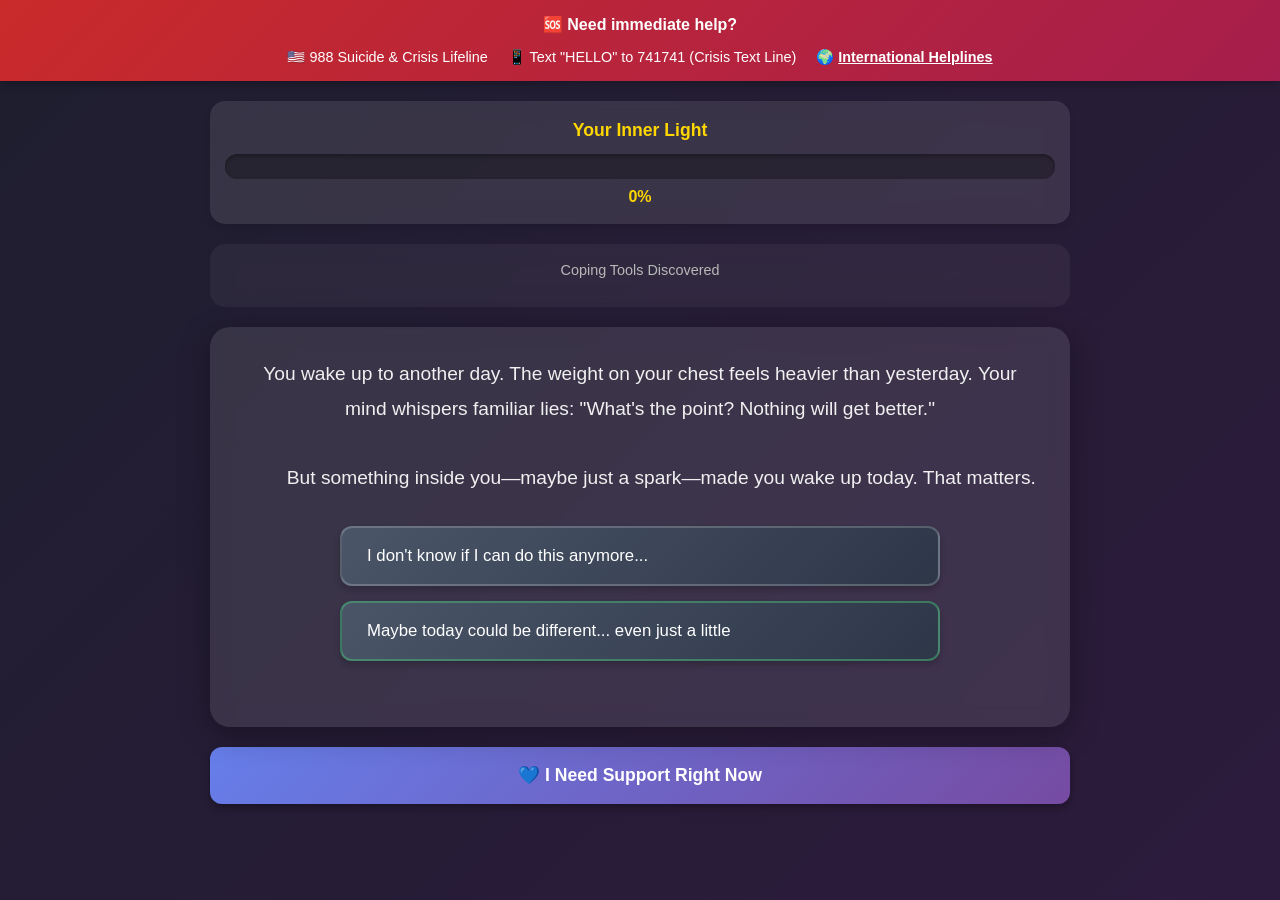
<file: index.html>
<!DOCTYPE html>
<html lang="en">
<head>
    <meta charset="UTF-8">
    <meta name="viewport" content="width=device-width, initial-scale=1.0">

    <!-- Primary Meta Tags -->
    <title>Pathways to Light - A Journey of Hope | Mental Health Support</title>
    <meta name="title" content="Pathways to Light - A Journey of Hope">
    <meta name="description" content="An interactive mental health awareness game showing that recovery is possible. If you're struggling with depression, you're not alone. Free crisis resources available 24/7.">
    <meta name="keywords" content="mental health, depression support, suicide prevention, crisis resources, hope, recovery, therapy, counseling">
    <meta name="author" content="Mental Health Awareness Initiative">
    <meta name="theme-color" content="#667eea">

    <!-- Open Graph / Facebook -->
    <meta property="og:type" content="website">
    <meta property="og:url" content="https://jabronsky.s3-website-us-east-1.amazonaws.com/">
    <meta property="og:title" content="Pathways to Light - A Journey of Hope">
    <meta property="og:description" content="An interactive mental health game about hope and recovery. You're not alone. Help is available.">
    <meta property="og:image" content="https://jabronsky.s3-website-us-east-1.amazonaws.com/preview.jpg">

    <!-- Twitter -->
    <meta property="twitter:card" content="summary_large_image">
    <meta property="twitter:url" content="https://jabronsky.s3-website-us-east-1.amazonaws.com/">
    <meta property="twitter:title" content="Pathways to Light - A Journey of Hope">
    <meta property="twitter:description" content="An interactive mental health game about hope and recovery. You're not alone. Help is available.">
    <meta property="twitter:image" content="https://jabronsky.s3-website-us-east-1.amazonaws.com/preview.jpg">

    <!-- Favicon -->
    <link rel="icon" type="image/svg+xml" href="data:image/svg+xml,<svg xmlns='http://www.w3.org/2000/svg' viewBox='0 0 100 100'><text y='.9em' font-size='90'>🌟</text></svg>">

    <!-- Preconnect for performance -->
    <link rel="preconnect" href="https://findahelpline.com">

    <link rel="stylesheet" href="style.css">
</head>
<body>
    <!-- Crisis Resources Banner -->
    <aside id="crisis-banner" role="complementary" aria-label="Crisis Resources">
        <div class="crisis-content">
            <strong>🆘 Need immediate help?</strong>
            <div class="crisis-links">
                <span aria-label="United States crisis line">🇺🇸 988 Suicide & Crisis Lifeline</span>
                <span aria-label="Crisis text line">📱 Text "HELLO" to 741741 (Crisis Text Line)</span>
                <span>🌍 <a href="https://findahelpline.com" target="_blank" rel="noopener noreferrer" aria-label="Find international crisis helplines">International Helplines</a></span>
            </div>
        </div>
    </aside>

    <!-- Game Container -->
    <main id="game-container" role="main" aria-label="Interactive mental health game">
        <!-- Hope Meter -->
        <section id="hope-meter-container" aria-label="Hope meter showing your progress">
            <div class="meter-label">Your Inner Light</div>
            <div id="hope-meter-bar" role="progressbar" aria-valuenow="0" aria-valuemin="0" aria-valuemax="100" aria-label="Hope level progress bar">
                <div id="hope-meter-fill"></div>
            </div>
            <div class="meter-value" aria-live="polite"><span id="hope-value">0</span>%</div>
        </section>

        <!-- Coping Skills Collected -->
        <section id="skills-container" aria-label="Coping skills you've discovered">
            <div class="skills-label">Coping Tools Discovered</div>
            <div id="skills-list" role="list" aria-live="polite"></div>
        </section>

        <!-- Main Game Area -->
        <article id="game-screen" aria-label="Game story and choices">
            <div id="story-text" role="article" aria-live="polite"></div>
            <nav id="choices-container" role="navigation" aria-label="Available choices"></nav>
        </article>

        <!-- Support Button (Always Visible) -->
        <button id="support-button" class="support-btn" aria-label="Get immediate crisis support and resources">💙 I Need Support Right Now</button>
    </main>

    <!-- Support Modal -->
    <div id="support-modal" class="modal hidden" role="dialog" aria-labelledby="modal-title" aria-modal="true">
        <div class="modal-content">
            <h2 id="modal-title">You Are Not Alone 💙</h2>
            <p>It takes strength to reach out. Here are people who want to help:</p>

            <div class="support-resources" role="list">
                <div class="resource-card">
                    <h3>🇺🇸 United States</h3>
                    <p><strong>988 Suicide & Crisis Lifeline</strong></p>
                    <p>Call or text 988 (Available 24/7)</p>
                    <p><strong>Crisis Text Line:</strong> Text "HELLO" to 741741</p>
                </div>

                <div class="resource-card">
                    <h3>🇬🇧 United Kingdom</h3>
                    <p><strong>Samaritans:</strong> 116 123 (Free 24/7)</p>
                    <p><strong>Crisis Text Line:</strong> Text "SHOUT" to 85258</p>
                </div>

                <div class="resource-card">
                    <h3>🇨🇦 Canada</h3>
                    <p><strong>Talk Suicide Canada:</strong> 1-833-456-4566</p>
                    <p><strong>Crisis Text Line:</strong> Text "TALK" to 686868</p>
                </div>

                <div class="resource-card">
                    <h3>🇦🇺 Australia</h3>
                    <p><strong>Lifeline:</strong> 13 11 14</p>
                    <p><strong>Beyond Blue:</strong> 1300 22 4636</p>
                </div>

                <div class="resource-card">
                    <h3>🌍 Other Countries</h3>
                    <p><a href="https://findahelpline.com" target="_blank">Find A Helpline</a></p>
                    <p>International directory of crisis support</p>
                </div>
            </div>

            <div class="reminder-box">
                <p><strong>Remember:</strong> Depression lies. It tells you there's no way out, but that's not true. These feelings are temporary. Help is available. You deserve support.</p>
            </div>

            <button class="modal-close" aria-label="Close support resources and continue">Continue When Ready</button>
        </div>
    </div>

    <script src="game.js"></script>
</body>
</html>
</file>
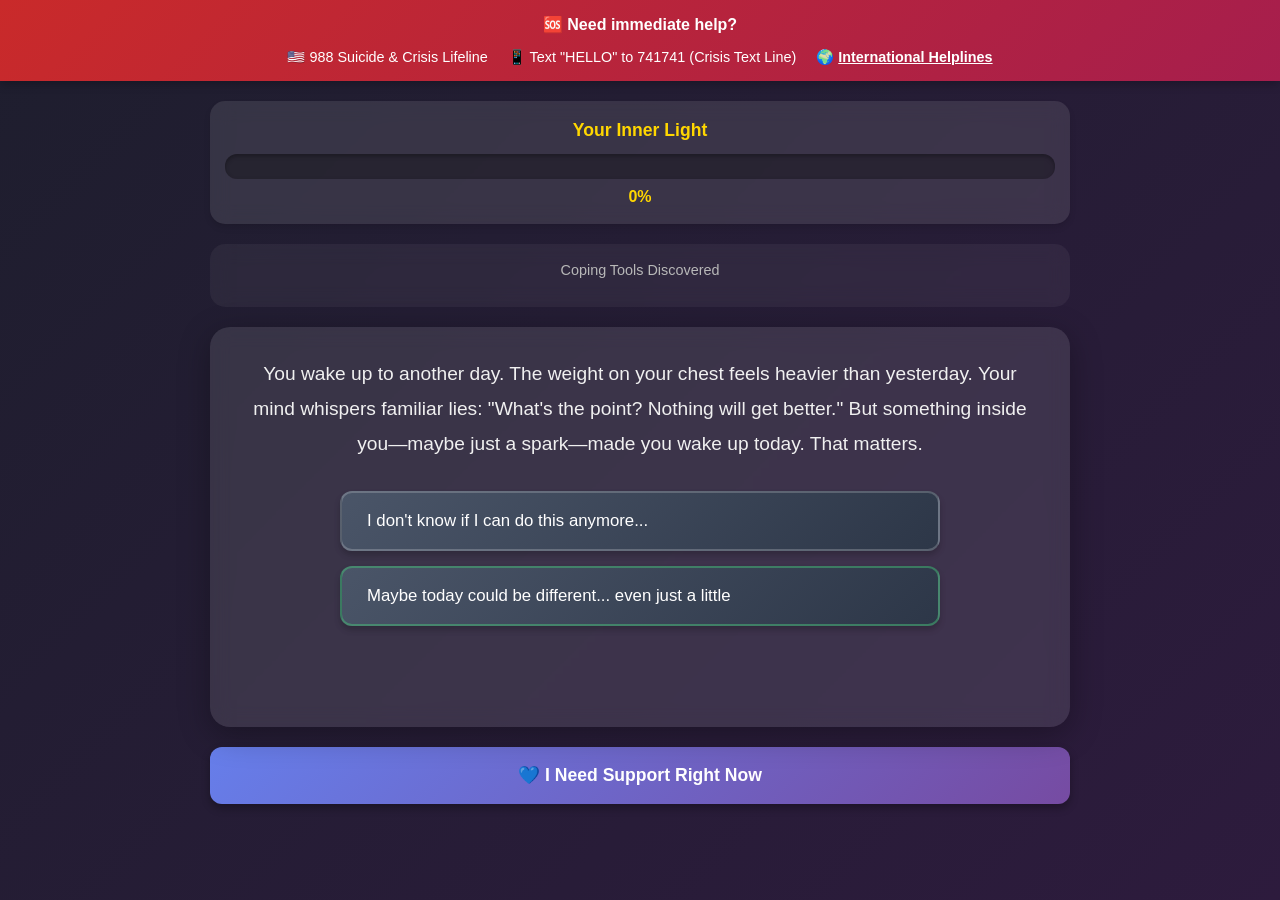
<file: game-complete.html>
<!DOCTYPE html>
<html lang="en">
<head>
    <meta charset="UTF-8">
    <meta name="viewport" content="width=device-width, initial-scale=1.0">
    <title>Pathways to Light - A Journey of Hope</title>
    <style>
/* Reset and Base Styles */
* {
    margin: 0;
    padding: 0;
    box-sizing: border-box;
}

body {
    font-family: 'Segoe UI', Tahoma, Geneva, Verdana, sans-serif;
    background: linear-gradient(135deg, #1e1e2e 0%, #2d1b3d 100%);
    color: #e0e0e0;
    min-height: 100vh;
    display: flex;
    flex-direction: column;
    line-height: 1.6;
    transition: background 0.5s ease;
}

body.hopeful {
    background: linear-gradient(135deg, #2d1b3d 0%, #3d2d5d 50%, #4a5568 100%);
}

body.light {
    background: linear-gradient(135deg, #667eea 0%, #764ba2 50%, #f093fb 100%);
}

/* Crisis Banner */
#crisis-banner {
    background: linear-gradient(135deg, #c92a2a 0%, #a61e4d 100%);
    color: white;
    padding: 12px 20px;
    text-align: center;
    box-shadow: 0 2px 10px rgba(0,0,0,0.3);
    z-index: 1000;
}

.crisis-content {
    max-width: 1200px;
    margin: 0 auto;
}

.crisis-links {
    margin-top: 8px;
    display: flex;
    justify-content: center;
    gap: 20px;
    flex-wrap: wrap;
    font-size: 0.9em;
}

.crisis-links a {
    color: #fff;
    text-decoration: underline;
    font-weight: bold;
}

/* Game Container */
#game-container {
    flex: 1;
    max-width: 900px;
    margin: 0 auto;
    padding: 20px;
    width: 100%;
}

/* Hope Meter */
#hope-meter-container {
    background: rgba(255, 255, 255, 0.1);
    border-radius: 15px;
    padding: 15px;
    margin-bottom: 20px;
    backdrop-filter: blur(10px);
    box-shadow: 0 4px 6px rgba(0,0,0,0.1);
}

.meter-label {
    text-align: center;
    font-size: 1.1em;
    margin-bottom: 10px;
    color: #ffd700;
    font-weight: bold;
}

#hope-meter-bar {
    width: 100%;
    height: 25px;
    background: rgba(0, 0, 0, 0.3);
    border-radius: 12px;
    overflow: hidden;
    box-shadow: inset 0 2px 4px rgba(0,0,0,0.3);
}

#hope-meter-fill {
    height: 100%;
    width: 0%;
    background: linear-gradient(90deg, #ffd700 0%, #ffed4e 50%, #fff9c4 100%);
    border-radius: 12px;
    transition: width 0.8s ease, box-shadow 0.8s ease;
    box-shadow: 0 0 10px rgba(255, 215, 0, 0.5);
}

.meter-value {
    text-align: center;
    margin-top: 5px;
    font-weight: bold;
    color: #ffd700;
}

/* Coping Skills */
#skills-container {
    background: rgba(255, 255, 255, 0.05);
    border-radius: 15px;
    padding: 15px;
    margin-bottom: 20px;
    min-height: 60px;
    backdrop-filter: blur(10px);
}

.skills-label {
    font-size: 0.9em;
    color: #b8b8b8;
    margin-bottom: 10px;
    text-align: center;
}

#skills-list {
    display: flex;
    flex-wrap: wrap;
    gap: 10px;
    justify-content: center;
}

.skill-badge {
    background: linear-gradient(135deg, #667eea 0%, #764ba2 100%);
    color: white;
    padding: 8px 15px;
    border-radius: 20px;
    font-size: 0.9em;
    box-shadow: 0 2px 5px rgba(0,0,0,0.2);
    animation: skillPop 0.5s ease;
}

@keyframes skillPop {
    0% { transform: scale(0); opacity: 0; }
    50% { transform: scale(1.1); }
    100% { transform: scale(1); opacity: 1; }
}

/* Game Screen */
#game-screen {
    background: rgba(255, 255, 255, 0.1);
    border-radius: 20px;
    padding: 30px;
    margin-bottom: 20px;
    min-height: 400px;
    backdrop-filter: blur(10px);
    box-shadow: 0 8px 32px rgba(0,0,0,0.3);
}

#story-text {
    font-size: 1.2em;
    line-height: 1.8;
    margin-bottom: 30px;
    color: #f0f0f0;
    text-align: center;
    animation: fadeIn 0.8s ease;
}

@keyframes fadeIn {
    from { opacity: 0; transform: translateY(20px); }
    to { opacity: 1; transform: translateY(0); }
}

#choices-container {
    display: flex;
    flex-direction: column;
    gap: 15px;
    max-width: 600px;
    margin: 0 auto;
}

.choice-button {
    background: linear-gradient(135deg, #4a5568 0%, #2d3748 100%);
    border: 2px solid rgba(255, 255, 255, 0.2);
    color: white;
    padding: 18px 25px;
    border-radius: 12px;
    font-size: 1.05em;
    cursor: pointer;
    transition: all 0.3s ease;
    text-align: left;
    box-shadow: 0 4px 6px rgba(0,0,0,0.2);
}

.choice-button:hover {
    background: linear-gradient(135deg, #667eea 0%, #764ba2 100%);
    transform: translateX(10px);
    box-shadow: 0 6px 12px rgba(102, 126, 234, 0.4);
    border-color: rgba(255, 255, 255, 0.4);
}

.choice-button:active {
    transform: translateX(10px) scale(0.98);
}

.choice-button.positive {
    border-color: rgba(72, 187, 120, 0.5);
}

.choice-button.positive:hover {
    background: linear-gradient(135deg, #48bb78 0%, #38a169 100%);
    box-shadow: 0 6px 12px rgba(72, 187, 120, 0.4);
}

/* Support Button */
.support-btn {
    width: 100%;
    background: linear-gradient(135deg, #667eea 0%, #764ba2 100%);
    border: none;
    color: white;
    padding: 18px;
    border-radius: 12px;
    font-size: 1.1em;
    font-weight: bold;
    cursor: pointer;
    transition: all 0.3s ease;
    box-shadow: 0 4px 8px rgba(0,0,0,0.3);
}

.support-btn:hover {
    background: linear-gradient(135deg, #764ba2 0%, #667eea 100%);
    transform: scale(1.02);
    box-shadow: 0 6px 12px rgba(102, 126, 234, 0.5);
}

/* Modal */
.modal {
    position: fixed;
    top: 0;
    left: 0;
    width: 100%;
    height: 100%;
    background: rgba(0, 0, 0, 0.85);
    display: flex;
    justify-content: center;
    align-items: center;
    z-index: 2000;
    padding: 20px;
    animation: modalFadeIn 0.3s ease;
}

@keyframes modalFadeIn {
    from { opacity: 0; }
    to { opacity: 1; }
}

.modal.hidden {
    display: none;
}

.modal-content {
    background: linear-gradient(135deg, #2d1b3d 0%, #3d2d5d 100%);
    border-radius: 20px;
    padding: 30px;
    max-width: 800px;
    max-height: 90vh;
    overflow-y: auto;
    box-shadow: 0 10px 40px rgba(0,0,0,0.5);
    animation: modalSlideIn 0.4s ease;
}

@keyframes modalSlideIn {
    from { transform: translateY(-50px); opacity: 0; }
    to { transform: translateY(0); opacity: 1; }
}

.modal-content h2 {
    color: #ffd700;
    margin-bottom: 15px;
    text-align: center;
}

.modal-content p {
    margin-bottom: 20px;
    color: #e0e0e0;
    text-align: center;
}

.support-resources {
    display: grid;
    grid-template-columns: repeat(auto-fit, minmax(250px, 1fr));
    gap: 15px;
    margin: 20px 0;
}

.resource-card {
    background: rgba(255, 255, 255, 0.1);
    padding: 15px;
    border-radius: 10px;
    border-left: 4px solid #667eea;
}

.resource-card h3 {
    color: #ffd700;
    margin-bottom: 10px;
    font-size: 1.1em;
}

.resource-card p {
    margin: 5px 0;
    font-size: 0.95em;
    text-align: left;
}

.resource-card a {
    color: #667eea;
    text-decoration: underline;
}

.reminder-box {
    background: linear-gradient(135deg, #48bb78 0%, #38a169 100%);
    padding: 20px;
    border-radius: 10px;
    margin: 20px 0;
    box-shadow: 0 4px 8px rgba(0,0,0,0.2);
}

.reminder-box p {
    color: white;
    margin: 0;
    font-size: 1.05em;
    line-height: 1.6;
}

.modal-close {
    width: 100%;
    background: linear-gradient(135deg, #667eea 0%, #764ba2 100%);
    border: none;
    color: white;
    padding: 15px;
    border-radius: 10px;
    font-size: 1.1em;
    font-weight: bold;
    cursor: pointer;
    transition: all 0.3s ease;
    margin-top: 10px;
}

.modal-close:hover {
    background: linear-gradient(135deg, #764ba2 0%, #667eea 100%);
    transform: scale(1.02);
}

/* Responsive Design */
@media (max-width: 768px) {
    #game-container {
        padding: 15px;
    }

    #game-screen {
        padding: 20px;
    }

    #story-text {
        font-size: 1.1em;
    }

    .choice-button {
        padding: 15px 20px;
        font-size: 1em;
    }

    .crisis-links {
        flex-direction: column;
        gap: 8px;
    }

    .support-resources {
        grid-template-columns: 1fr;
    }

    .modal-content {
        padding: 20px;
    }
}

/* Special Effects */
.glow {
    animation: glow 2s ease-in-out infinite;
}

@keyframes glow {
    0%, 100% { box-shadow: 0 0 10px rgba(255, 215, 0, 0.5); }
    50% { box-shadow: 0 0 20px rgba(255, 215, 0, 0.8), 0 0 30px rgba(255, 215, 0, 0.6); }
}
    </style>
</head>
<body>
    <!-- Crisis Resources Banner -->
    <div id="crisis-banner">
        <div class="crisis-content">
            <strong>🆘 Need immediate help?</strong>
            <div class="crisis-links">
                <span>🇺🇸 988 Suicide & Crisis Lifeline</span>
                <span>📱 Text "HELLO" to 741741 (Crisis Text Line)</span>
                <span>🌍 <a href="https://findahelpline.com" target="_blank">International Helplines</a></span>
            </div>
        </div>
    </div>

    <!-- Game Container -->
    <div id="game-container">
        <!-- Hope Meter -->
        <div id="hope-meter-container">
            <div class="meter-label">Your Inner Light</div>
            <div id="hope-meter-bar">
                <div id="hope-meter-fill"></div>
            </div>
            <div class="meter-value"><span id="hope-value">0</span>%</div>
        </div>

        <!-- Coping Skills Collected -->
        <div id="skills-container">
            <div class="skills-label">Coping Tools Discovered</div>
            <div id="skills-list"></div>
        </div>

        <!-- Main Game Area -->
        <div id="game-screen">
            <div id="story-text"></div>
            <div id="choices-container"></div>
        </div>

        <!-- Support Button (Always Visible) -->
        <button id="support-button" class="support-btn">💙 I Need Support Right Now</button>
    </div>

    <!-- Support Modal -->
    <div id="support-modal" class="modal hidden">
        <div class="modal-content">
            <h2>You Are Not Alone 💙</h2>
            <p>It takes strength to reach out. Here are people who want to help:</p>

            <div class="support-resources">
                <div class="resource-card">
                    <h3>🇺🇸 United States</h3>
                    <p><strong>988 Suicide & Crisis Lifeline</strong></p>
                    <p>Call or text 988 (Available 24/7)</p>
                    <p><strong>Crisis Text Line:</strong> Text "HELLO" to 741741</p>
                </div>

                <div class="resource-card">
                    <h3>🇬🇧 United Kingdom</h3>
                    <p><strong>Samaritans:</strong> 116 123 (Free 24/7)</p>
                    <p><strong>Crisis Text Line:</strong> Text "SHOUT" to 85258</p>
                </div>

                <div class="resource-card">
                    <h3>🇨🇦 Canada</h3>
                    <p><strong>Talk Suicide Canada:</strong> 1-833-456-4566</p>
                    <p><strong>Crisis Text Line:</strong> Text "TALK" to 686868</p>
                </div>

                <div class="resource-card">
                    <h3>🇦🇺 Australia</h3>
                    <p><strong>Lifeline:</strong> 13 11 14</p>
                    <p><strong>Beyond Blue:</strong> 1300 22 4636</p>
                </div>

                <div class="resource-card">
                    <h3>🌍 Other Countries</h3>
                    <p><a href="https://findahelpline.com" target="_blank">Find A Helpline</a></p>
                    <p>International directory of crisis support</p>
                </div>
            </div>

            <div class="reminder-box">
                <p><strong>Remember:</strong> Depression lies. It tells you there's no way out, but that's not true. These feelings are temporary. Help is available. You deserve support.</p>
            </div>

            <button class="modal-close">Continue When Ready</button>
        </div>
    </div>

    <script>
// Game State
const gameState = {
    hope: 0,
    skills: [],
    currentScene: 'start',
    choices: []
};

// Game Scenes - Interactive Narrative
const scenes = {
    start: {
        text: `You wake up to another day. The weight on your chest feels heavier than yesterday. Your mind whispers familiar lies: "What's the point? Nothing will get better."

        But something inside you—maybe just a spark—made you wake up today. That matters.`,
        choices: [
            {
                text: "I don't know if I can do this anymore...",
                next: 'dark_moment',
                hope: 5
            },
            {
                text: "Maybe today could be different... even just a little",
                next: 'small_hope',
                hope: 10,
                skill: 'Hope'
            }
        ]
    },

    dark_moment: {
        text: `The darkness feels overwhelming. Depression tells you there's no way forward, that this pain is forever.

        But depression is a liar. What it tells you isn't truth—it's illness speaking.

        Right now, you have a choice. Not an easy one, but a choice nonetheless.`,
        choices: [
            {
                text: "Reach out to someone, anyone, even though it feels impossible",
                next: 'reach_out',
                hope: 15,
                skill: 'Reaching Out'
            },
            {
                text: "Try a small coping strategy I've learned before",
                next: 'coping_skills',
                hope: 12,
                skill: 'Self-Care'
            },
            {
                text: "Just survive this moment. That's enough for now.",
                next: 'survival_mode',
                hope: 8,
                skill: 'Resilience'
            }
        ]
    },

    small_hope: {
        text: `You decide to give today a chance. Maybe you'll take a shower. Maybe you'll eat something. Maybe you'll just open the curtains.

        Small steps aren't weakness—they're courage.`,
        choices: [
            {
                text: "I'll try one small thing to take care of myself",
                next: 'self_care',
                hope: 15,
                skill: 'Self-Compassion'
            },
            {
                text: "I'll reach out to someone who cares",
                next: 'reach_out',
                hope: 18,
                skill: 'Connection'
            }
        ]
    },

    reach_out: {
        text: `Reaching out when you're in darkness takes incredible strength. You pick up your phone, your hands shaking.

        You text a friend: "I'm not okay."

        Three dots appear. Then: "I'm here. I'm listening. You matter to me."

        The darkness doesn't disappear, but you're no longer alone in it.`,
        choices: [
            {
                text: "Tell them what I'm going through",
                next: 'sharing_burden',
                hope: 20,
                skill: 'Vulnerability'
            },
            {
                text: "Ask if we can talk or just be together",
                next: 'together',
                hope: 22,
                skill: 'Support Network'
            },
            {
                text: "Thank them and say I might need professional help",
                next: 'seeking_help',
                hope: 25,
                skill: 'Help-Seeking'
            }
        ]
    },

    coping_skills: {
        text: `You remember things that have helped before, even just a little. Deep breathing. Grounding techniques. Taking a walk. Holding ice cubes.

        These aren't cures, but they're tools. And right now, you need tools.

        You try the 5-4-3-2-1 grounding technique: 5 things you see, 4 you can touch, 3 you hear, 2 you smell, 1 you taste.

        It helps. Just a little. And a little is enough.`,
        choices: [
            {
                text: "Keep using grounding techniques when I feel overwhelmed",
                next: 'building_toolbox',
                hope: 18,
                skill: 'Grounding'
            },
            {
                text: "Combine this with reaching out to someone",
                next: 'reach_out',
                hope: 20,
                skill: 'Multiple Strategies'
            },
            {
                text: "Look into learning more coping strategies",
                next: 'seeking_help',
                hope: 22,
                skill: 'Active Learning'
            }
        ]
    },

    survival_mode: {
        text: `Sometimes survival is victory. Sometimes "I'm still here" is enough of an achievement.

        You don't have to be productive. You don't have to be positive. You just have to be.

        Every moment you survive is a moment you're winning against the darkness.`,
        choices: [
            {
                text: "I'll be gentle with myself. Surviving is enough.",
                next: 'self_compassion',
                hope: 15,
                skill: 'Self-Acceptance'
            },
            {
                text: "But I also know I might need more support than this",
                next: 'seeking_help',
                hope: 20,
                skill: 'Self-Awareness'
            },
            {
                text: "I'll try one small thing to make this moment easier",
                next: 'self_care',
                hope: 16,
                skill: 'Gentle Action'
            }
        ]
    },

    self_care: {
        text: `Self-care isn't selfish. It's not bubble baths and face masks (though those are fine too).

        Real self-care is: taking your medication. Eating when you can. Resting. Setting boundaries. Asking for help.

        You choose one small act of self-care today. Just one. That's enough.`,
        choices: [
            {
                text: "I'll make sure I eat something today",
                next: 'nourishment',
                hope: 15,
                skill: 'Basic Needs'
            },
            {
                text: "I'll try to get some rest or regulate my sleep",
                next: 'rest',
                hope: 15,
                skill: 'Sleep Hygiene'
            },
            {
                text: "I'll step outside, even just for a moment",
                next: 'outside',
                hope: 18,
                skill: 'Nature Connection'
            }
        ]
    },

    sharing_burden: {
        text: `You share what you've been carrying. The pain. The exhaustion. The thoughts that scare you.

        Your friend listens. Really listens. They don't try to fix you. They don't tell you to "just be positive."

        They say: "Thank you for trusting me. You don't have to carry this alone."

        And for the first time in a while, you feel a tiny bit lighter.`,
        choices: [
            {
                text: "I want to explore professional support",
                next: 'seeking_help',
                hope: 25,
                skill: 'Professional Help'
            },
            {
                text: "I'll work with my friend to create a safety plan",
                next: 'safety_plan',
                hope: 23,
                skill: 'Crisis Planning'
            },
            {
                text: "I'll focus on building my support network",
                next: 'community',
                hope: 20,
                skill: 'Community Building'
            }
        ]
    },

    together: {
        text: `Your friend comes over. Or you meet them somewhere safe. Or you video call.

        You don't have to talk if you don't want to. Sometimes presence is enough.

        They stay with you. They remind you that you matter. That this pain is temporary. That help exists.

        Connection is medicine.`,
        choices: [
            {
                text: "I want to understand my options for getting professional help",
                next: 'seeking_help',
                hope: 24,
                skill: 'Treatment Options'
            },
            {
                text: "I'll work on building more connections like this",
                next: 'community',
                hope: 21,
                skill: 'Relationship Building'
            }
        ]
    },

    seeking_help: {
        text: `Seeking professional help isn't giving up. It's fighting back.

        Depression is a medical condition. You wouldn't tell someone with diabetes to just "think positive." The same applies here.

        Treatment options exist: therapy (CBT, DBT, others), medication, support groups, crisis intervention, partial hospitalization, and more.

        Finding the right help might take time, but it's worth it. You're worth it.`,
        choices: [
            {
                text: "I'll look into therapy options",
                next: 'therapy',
                hope: 30,
                skill: 'Therapy'
            },
            {
                text: "I'll talk to a doctor about my options",
                next: 'medical_help',
                hope: 30,
                skill: 'Medical Support'
            },
            {
                text: "I'll find a support group with people who understand",
                next: 'support_group',
                hope: 28,
                skill: 'Peer Support'
            },
            {
                text: "I need immediate crisis support right now",
                next: 'crisis_support',
                hope: 25,
                skill: 'Crisis Resources'
            }
        ]
    },

    self_compassion: {
        text: `You've been so hard on yourself. Depression makes you believe you're weak, broken, a burden.

        None of that is true.

        You're ill, not inadequate. You're struggling, not failing. You're hurting, not hopeless.

        Treat yourself with the kindness you'd show a friend in pain.`,
        choices: [
            {
                text: "I'll practice talking to myself more gently",
                next: 'building_toolbox',
                hope: 20,
                skill: 'Self-Kindness'
            },
            {
                text: "I'll seek help to learn more about self-compassion",
                next: 'seeking_help',
                hope: 24,
                skill: 'Therapeutic Skills'
            }
        ]
    },

    building_toolbox: {
        text: `Recovery isn't linear. Some days you'll use all your tools. Some days just getting out of bed is the victory.

        Your toolbox is growing:
        • Grounding techniques
        • Reaching out
        • Self-compassion
        • Recognizing you deserve help

        Each tool makes the next hard moment a little more survivable.`,
        choices: [
            {
                text: "I want to add professional support to my toolbox",
                next: 'seeking_help',
                hope: 28,
                skill: 'Comprehensive Care'
            },
            {
                text: "I'll keep practicing and building on what helps",
                next: 'progress',
                hope: 25,
                skill: 'Skill Building'
            }
        ]
    },

    nourishment: {
        text: `You eat something. Maybe it's just crackers. Maybe it's a full meal. Either way, you nourished your body.

        Depression makes even basic tasks feel impossible. But you did it anyway.

        That's strength.`,
        choices: [
            {
                text: "I'll try to build more self-care habits",
                next: 'building_toolbox',
                hope: 20,
                skill: 'Daily Routine'
            },
            {
                text: "I realize I need support to make these things easier",
                next: 'seeking_help',
                hope: 22,
                skill: 'Asking for Help'
            }
        ]
    },

    rest: {
        text: `Sleep and depression have a complicated relationship. Sometimes you sleep too much. Sometimes not at all.

        You prioritize rest today. Whether that means allowing yourself to sleep, or trying to establish a routine, you're caring for your body.

        Rest is productive. Rest is healing.`,
        choices: [
            {
                text: "I'll work on building more healthy habits",
                next: 'building_toolbox',
                hope: 19,
                skill: 'Routine Building'
            },
            {
                text: "I want help creating better sleep and daily patterns",
                next: 'seeking_help',
                hope: 23,
                skill: 'Professional Guidance'
            }
        ]
    },

    outside: {
        text: `You step outside. The sun (or clouds, or rain, or night) greets you. Fresh air fills your lungs.

        Nature doesn't cure depression, but it can help. Even for five minutes.

        The world is still here. And so are you.`,
        choices: [
            {
                text: "I'll try to get outside regularly as part of my routine",
                next: 'building_toolbox',
                hope: 22,
                skill: 'Nature Therapy'
            },
            {
                text: "This helps, but I know I need more comprehensive support",
                next: 'seeking_help',
                hope: 25,
                skill: 'Holistic Care'
            }
        ]
    },

    safety_plan: {
        text: `You and your friend create a safety plan together:

        1. Warning signs to watch for
        2. Coping strategies that help you
        3. People you can reach out to
        4. Places that are safe
        5. Crisis numbers to call
        6. Ways to make your environment safer

        This plan isn't about giving up—it's about making sure you stay here to see the better days ahead.`,
        choices: [
            {
                text: "I'll share this plan with a mental health professional",
                next: 'seeking_help',
                hope: 30,
                skill: 'Safety Planning'
            },
            {
                text: "I'll focus on building my support network further",
                next: 'community',
                hope: 27,
                skill: 'Support Systems'
            }
        ]
    },

    community: {
        text: `You start building a network of support. Not just one person, but multiple people. Different types of support.

        Some people are good listeners. Some make you laugh. Some just sit with you in the darkness.

        You also discover communities—online forums, local support groups, people who truly understand.

        You're not alone. You never were. You just couldn't see it through the fog.`,
        choices: [
            {
                text: "I'll combine this community with professional help",
                next: 'seeking_help',
                hope: 32,
                skill: 'Multi-Layered Support'
            },
            {
                text: "I'll continue building connections and healing",
                next: 'progress',
                hope: 30,
                skill: 'Social Healing'
            }
        ]
    },

    therapy: {
        text: `You find a therapist. Maybe not the first one you try. Maybe it takes a few attempts. That's okay.

        In therapy, you learn:
        • Your thoughts aren't facts
        • You can challenge the voice of depression
        • Skills to manage overwhelming emotions
        • That healing is possible

        Therapy isn't magic. It's work. Hard work. But you're worth the effort.`,
        choices: [
            {
                text: "I'll commit to the therapeutic process",
                next: 'healing_journey',
                hope: 40,
                skill: 'Committed to Healing'
            },
            {
                text: "I'll explore if medication might help too",
                next: 'medical_help',
                hope: 38,
                skill: 'Combined Treatment'
            }
        ]
    },

    medical_help: {
        text: `You talk to a doctor. You discuss your symptoms honestly. They help you understand that depression is a medical condition.

        There are many treatment options: different types of therapy, various medications, lifestyle changes, and more.

        Finding the right treatment might take time. That's normal. Don't give up.

        Medication isn't a weakness—it's medicine. Just like insulin for diabetes.`,
        choices: [
            {
                text: "I'll work with medical professionals on my treatment plan",
                next: 'healing_journey',
                hope: 40,
                skill: 'Medical Treatment'
            },
            {
                text: "I'll combine medical treatment with therapy",
                next: 'therapy',
                hope: 42,
                skill: 'Comprehensive Treatment'
            }
        ]
    },

    support_group: {
        text: `You join a support group. A room (or virtual space) full of people who get it.

        No one tells you to "just be positive." No one says "it could be worse."

        These people understand. They've been in the darkness too. Some are still there. Some have found their way toward the light.

        Their stories give you hope: Recovery is possible. You can survive this. You're not alone.`,
        choices: [
            {
                text: "I'll add professional treatment to this peer support",
                next: 'therapy',
                hope: 35,
                skill: 'Peer + Professional Support'
            },
            {
                text: "I'll continue with the group and build my recovery",
                next: 'progress',
                hope: 33,
                skill: 'Group Support'
            }
        ]
    },

    crisis_support: {
        text: `You recognize you need immediate help. That's not weakness—that's wisdom.

        Crisis hotlines: Trained professionals available 24/7
        Crisis text lines: If talking feels too hard
        Emergency rooms: When you need immediate safety
        Mobile crisis teams: Can come to you

        These resources exist because you matter. Because people want you to stay. Because this pain is temporary and help is available.

        You reach out. Someone answers. You're not alone.`,
        choices: [
            {
                text: "I'll work with crisis professionals to create a safety plan",
                next: 'safety_plan',
                hope: 30,
                skill: 'Crisis Intervention'
            },
            {
                text: "I'll explore ongoing treatment options after this crisis",
                next: 'seeking_help',
                hope: 32,
                skill: 'Continuing Care'
            }
        ]
    },

    progress: {
        text: `Time passes. Not smoothly. Not easily.

        You have bad days. Really bad days. But you also have okay days. Sometimes even good moments.

        You've built a toolbox. You have support. You're learning that depression lies.

        Recovery isn't linear. But it's happening.

        You're still here. And that matters more than you know.`,
        choices: [
            {
                text: "I want to deepen my recovery with professional support",
                next: 'healing_journey',
                hope: 45,
                skill: 'Ongoing Growth'
            },
            {
                text: "I'll continue building on the progress I've made",
                next: 'continued_healing',
                hope: 42,
                skill: 'Sustained Recovery'
            }
        ]
    },

    healing_journey: {
        text: `You're in treatment now. Therapy, maybe medication, support groups, healthy habits—you're doing the work.

        Some days are still hard. Recovery isn't a straight line upward.

        But you notice changes:
        • The darkness isn't as heavy
        • You have tools that help
        • You can imagine a future
        • You're learning to challenge depressive thoughts
        • You have people who support you

        You're not "cured"—that's not how this works. But you're healing. You're living, not just surviving.`,
        choices: [
            {
                text: "I'll keep moving forward on this journey",
                next: 'continued_healing',
                hope: 50,
                skill: 'Hope for the Future'
            }
        ]
    },

    continued_healing: {
        text: `Months pass. The person you are now would amaze the person you were at your lowest.

        You still have hard days. You always will. But now you have:
        • Tools that help
        • People who care
        • Experience surviving the darkness
        • Knowledge that it does get better
        • Hope

        You might even help someone else someday. Share your story. Be the hope someone else needs.

        The thoughts of ending your life? They still whisper sometimes. But they're not the loudest voice anymore.

        You chose to stay. You chose to fight. You chose yourself.

        And the world is better because you're in it.`,
        choices: [
            {
                text: "Reflect on my journey and resources I've found",
                next: 'ending',
                hope: 60,
                skill: 'Survivor'
            }
        ]
    },

    ending: {
        text: `This is just one possible journey. Yours will be different. And that's okay.

        What matters:
        • You deserve help
        • Recovery is possible
        • You are not alone
        • Death is not the only option—it's never the only option
        • There are people who want you to stay
        • Treatment works
        • You matter

        If you're struggling right now, please reach out:
        • Call or text 988 (US Suicide & Crisis Lifeline)
        • Text "HELLO" to 741741 (Crisis Text Line)
        • Visit findahelpline.com for international resources
        • Tell someone you trust
        • Go to an emergency room if you're in immediate danger

        This game is just a story. But your life? Your life can have so many more chapters.

        Please stay to read them.`,
        choices: [
            {
                text: "Start a new journey",
                next: 'start',
                hope: 0,
                reset: true
            },
            {
                text: "View Crisis Resources",
                next: 'resources_final',
                hope: 0
            }
        ]
    },

    resources_final: {
        text: `🆘 CRISIS RESOURCES 🆘

        If you or someone you know is in crisis:

        🇺🇸 United States: 988 Suicide & Crisis Lifeline (call or text)
        📱 Text "HELLO" to 741741 (Crisis Text Line)

        🇬🇧 UK: 116 123 (Samaritans) or text "SHOUT" to 85258
        🇨🇦 Canada: 1-833-456-4566 or text "TALK" to 686868
        🇦🇺 Australia: 13 11 14 (Lifeline)
        🌍 International: findahelpline.com

        Treatment options:
        • Therapy (CBT, DBT, etc.)
        • Medication
        • Support groups
        • Intensive outpatient programs
        • Inpatient treatment if needed

        Remember: Depression is treatable. You deserve help. Recovery is possible.`,
        choices: [
            {
                text: "Start a new journey",
                next: 'start',
                hope: 0,
                reset: true
            }
        ]
    }
};

// Initialize Game
function initGame() {
    updateHopeMeter();
    updateSkills();
    displayScene(gameState.currentScene);

    // Support button handler
    document.getElementById('support-button').addEventListener('click', showSupportModal);

    // Modal close handler
    document.querySelector('.modal-close').addEventListener('click', hideSupportModal);
}

// Display Scene
function displayScene(sceneId) {
    const scene = scenes[sceneId];
    if (!scene) {
        console.error('Scene not found:', sceneId);
        return;
    }

    gameState.currentScene = sceneId;

    // Update story text
    const storyText = document.getElementById('story-text');
    storyText.textContent = scene.text;

    // Update choices
    const choicesContainer = document.getElementById('choices-container');
    choicesContainer.innerHTML = '';

    scene.choices.forEach((choice, index) => {
        const button = document.createElement('button');
        button.className = 'choice-button';
        if (choice.skill || choice.hope >= 15) {
            button.classList.add('positive');
        }
        button.textContent = choice.text;
        button.addEventListener('click', () => makeChoice(choice));

        // Stagger animation
        setTimeout(() => {
            button.style.animation = 'fadeIn 0.5s ease forwards';
        }, index * 100);

        choicesContainer.appendChild(button);
    });

    // Update background based on hope level
    updateBackground();
}

// Make Choice
function makeChoice(choice) {
    // Reset game if needed
    if (choice.reset) {
        gameState.hope = 0;
        gameState.skills = [];
        gameState.choices = [];
        updateHopeMeter();
        updateSkills();
    }

    // Add to choices history
    gameState.choices.push(choice.text);

    // Increase hope
    if (choice.hope) {
        gameState.hope = Math.min(100, gameState.hope + choice.hope);
        updateHopeMeter();
    }

    // Add skill
    if (choice.skill && !gameState.skills.includes(choice.skill)) {
        gameState.skills.push(choice.skill);
        updateSkills();
    }

    // Move to next scene
    setTimeout(() => {
        displayScene(choice.next);
    }, 300);
}

// Update Hope Meter
function updateHopeMeter() {
    const hopeFill = document.getElementById('hope-meter-fill');
    const hopeValue = document.getElementById('hope-value');

    hopeFill.style.width = gameState.hope + '%';
    hopeValue.textContent = gameState.hope;

    // Add glow effect at high hope
    if (gameState.hope >= 50) {
        hopeFill.classList.add('glow');
    } else {
        hopeFill.classList.remove('glow');
    }
}

// Update Skills Display
function updateSkills() {
    const skillsList = document.getElementById('skills-list');
    skillsList.innerHTML = '';

    gameState.skills.forEach(skill => {
        const badge = document.createElement('div');
        badge.className = 'skill-badge';
        badge.textContent = '🌟 ' + skill;
        skillsList.appendChild(badge);
    });
}

// Update Background
function updateBackground() {
    const body = document.body;
    body.classList.remove('hopeful', 'light');

    if (gameState.hope >= 50) {
        body.classList.add('light');
    } else if (gameState.hope >= 25) {
        body.classList.add('hopeful');
    }
}

// Modal Functions
function showSupportModal() {
    document.getElementById('support-modal').classList.remove('hidden');
}

function hideSupportModal() {
    document.getElementById('support-modal').classList.add('hidden');
}

// Start Game
document.addEventListener('DOMContentLoaded', initGame);

// Prevent accidental page close
window.addEventListener('beforeunload', (e) => {
    if (gameState.hope > 0 && gameState.currentScene !== 'ending' && gameState.currentScene !== 'resources_final') {
        e.preventDefault();
        e.returnValue = 'Your progress will be lost. Are you sure you want to leave?';
        return e.returnValue;
    }
});
    </script>
</body>
</html>
</file>
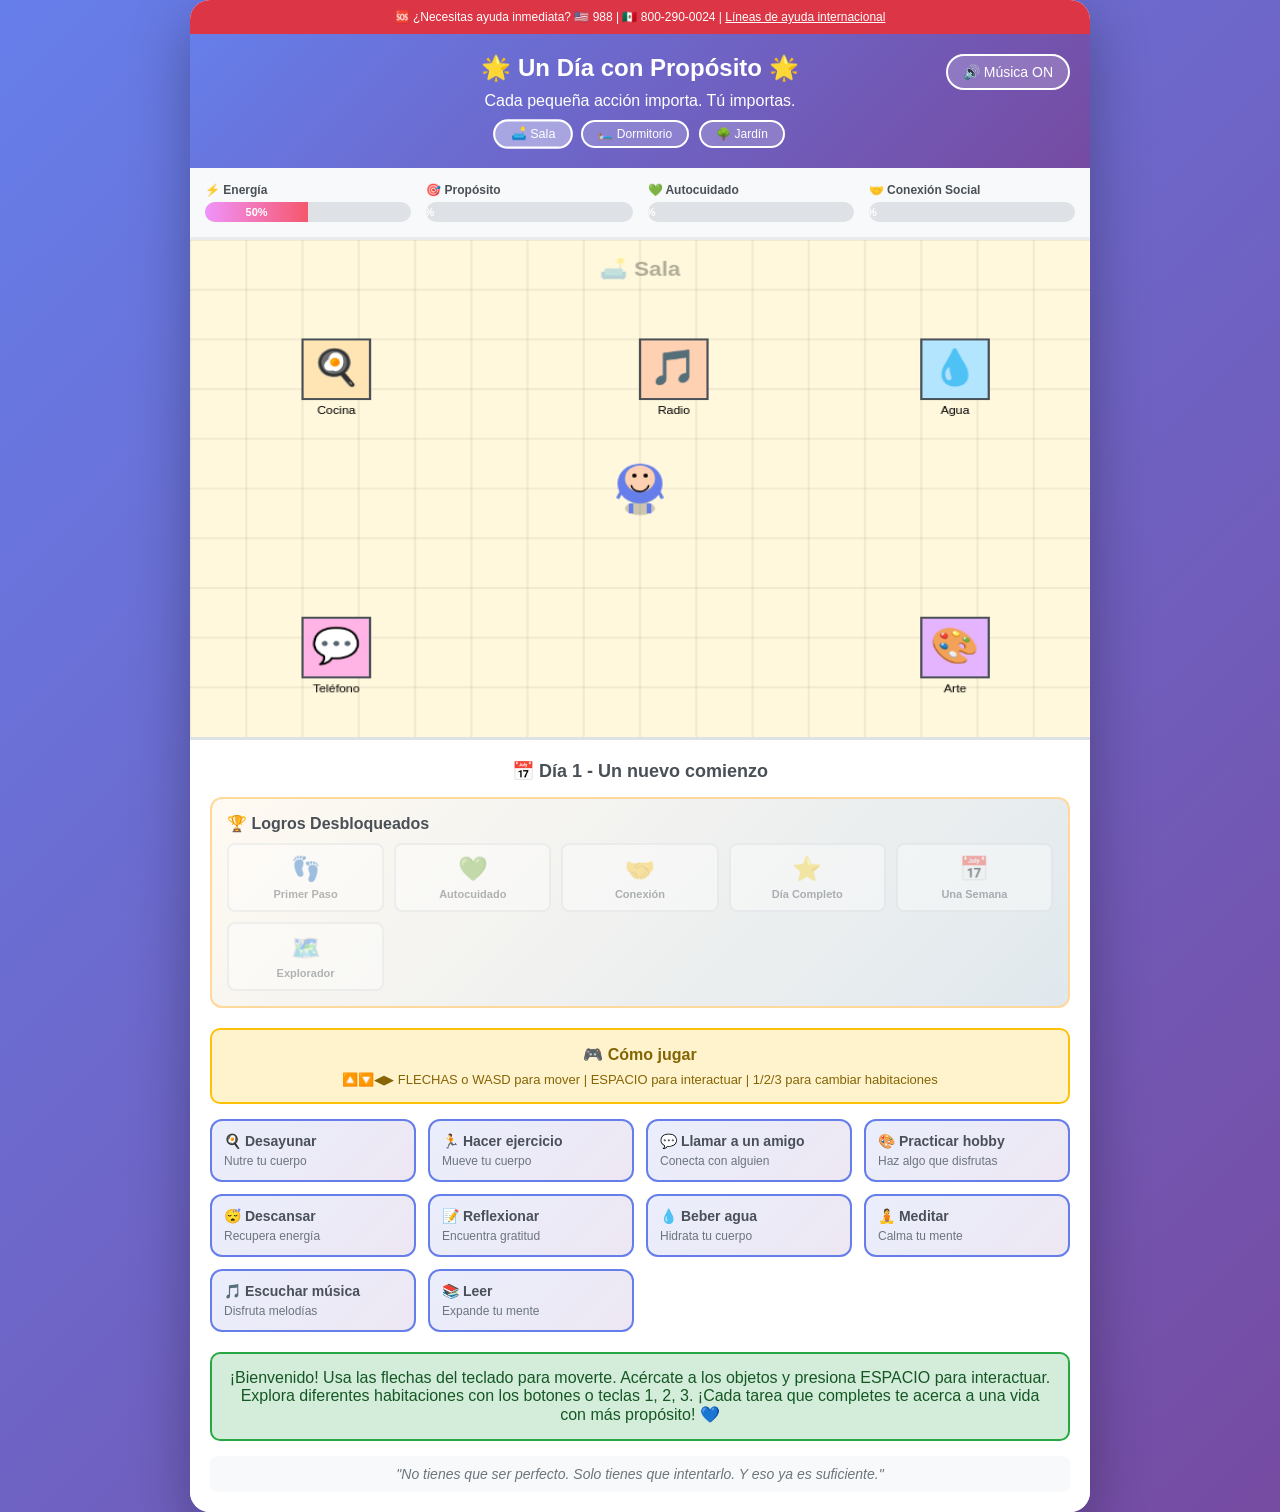
<file: interactive-game.html>
<!DOCTYPE html>
<html lang="es">
<head>
    <meta charset="UTF-8">
    <meta name="viewport" content="width=device-width, initial-scale=1.0">
    <title>Un Día con Propósito - Juego Terapéutico Interactivo</title>
    <style>
        * {
            margin: 0;
            padding: 0;
            box-sizing: border-box;
        }

        body {
            font-family: 'Segoe UI', Tahoma, Geneva, Verdana, sans-serif;
            background: linear-gradient(135deg, #667eea 0%, #764ba2 100%);
            display: flex;
            justify-content: center;
            align-items: center;
            min-height: 100vh;
            overflow: hidden;
        }

        #game-container {
            background: white;
            border-radius: 20px;
            box-shadow: 0 20px 60px rgba(0,0,0,0.3);
            overflow: hidden;
            max-width: 900px;
            width: 95%;
        }

        #game-header {
            background: linear-gradient(135deg, #667eea 0%, #764ba2 100%);
            color: white;
            padding: 20px;
            text-align: center;
            position: relative;
        }

        #game-header h1 {
            font-size: 24px;
            margin-bottom: 10px;
        }

        #music-toggle {
            position: absolute;
            top: 20px;
            right: 20px;
            background: rgba(255,255,255,0.2);
            border: 2px solid white;
            color: white;
            padding: 8px 15px;
            border-radius: 20px;
            cursor: pointer;
            font-size: 14px;
            transition: all 0.3s ease;
        }

        #music-toggle:hover {
            background: rgba(255,255,255,0.3);
            transform: scale(1.05);
        }

        #room-selector {
            display: flex;
            gap: 10px;
            justify-content: center;
            margin-top: 10px;
        }

        .room-btn {
            background: rgba(255,255,255,0.2);
            border: 2px solid white;
            color: white;
            padding: 5px 15px;
            border-radius: 15px;
            cursor: pointer;
            font-size: 12px;
            transition: all 0.3s ease;
        }

        .room-btn:hover, .room-btn.active {
            background: rgba(255,255,255,0.4);
            transform: scale(1.05);
        }

        #game-stats {
            display: flex;
            justify-content: space-around;
            flex-wrap: wrap;
            gap: 15px;
            padding: 15px;
            background: #f8f9fa;
            border-bottom: 3px solid #e9ecef;
        }

        .stat-bar {
            flex: 1;
            min-width: 150px;
        }

        .stat-label {
            font-size: 12px;
            font-weight: bold;
            color: #495057;
            margin-bottom: 5px;
            display: flex;
            align-items: center;
            gap: 5px;
        }

        .stat-progress {
            background: #dee2e6;
            height: 20px;
            border-radius: 10px;
            overflow: hidden;
            position: relative;
        }

        .stat-fill {
            height: 100%;
            transition: width 0.5s ease, background-color 0.5s ease;
            display: flex;
            align-items: center;
            justify-content: center;
            font-size: 11px;
            font-weight: bold;
            color: white;
        }

        .stat-fill.energy {
            background: linear-gradient(90deg, #f093fb 0%, #f5576c 100%);
        }

        .stat-fill.purpose {
            background: linear-gradient(90deg, #4facfe 0%, #00f2fe 100%);
        }

        .stat-fill.care {
            background: linear-gradient(90deg, #43e97b 0%, #38f9d7 100%);
        }

        .stat-fill.social {
            background: linear-gradient(90deg, #fa709a 0%, #fee140 100%);
        }

        #game-canvas {
            display: block;
            background: #e3f2fd;
            width: 100%;
            height: 500px;
            border-bottom: 3px solid #dee2e6;
        }

        #game-info {
            padding: 20px;
            background: white;
        }

        #achievements-container {
            margin-bottom: 20px;
            background: linear-gradient(135deg, #ffd89b22 0%, #19547b22 100%);
            border: 2px solid #ffd89b;
            border-radius: 12px;
            padding: 15px;
        }

        #achievements-title {
            font-weight: bold;
            color: #495057;
            margin-bottom: 10px;
            font-size: 16px;
        }

        #achievements-list {
            display: grid;
            grid-template-columns: repeat(auto-fit, minmax(150px, 1fr));
            gap: 10px;
        }

        .achievement {
            background: white;
            border: 2px solid #dee2e6;
            border-radius: 8px;
            padding: 10px;
            text-align: center;
            transition: all 0.3s ease;
            opacity: 0.4;
        }

        .achievement.unlocked {
            opacity: 1;
            border-color: #ffd700;
            background: linear-gradient(135deg, #ffd70022 0%, #ffed4e22 100%);
        }

        .achievement-icon {
            font-size: 24px;
            margin-bottom: 5px;
        }

        .achievement-name {
            font-size: 11px;
            font-weight: bold;
            color: #495057;
        }

        #achievement-notification {
            position: fixed;
            top: 20px;
            right: 20px;
            background: linear-gradient(135deg, #ffd700 0%, #ffed4e 100%);
            border: 3px solid #fff;
            border-radius: 15px;
            padding: 20px;
            box-shadow: 0 10px 30px rgba(0,0,0,0.3);
            display: none;
            animation: slideInRight 0.5s ease, pulse 2s infinite;
            z-index: 1000;
            max-width: 250px;
        }

        @keyframes slideInRight {
            from {
                transform: translateX(400px);
                opacity: 0;
            }
            to {
                transform: translateX(0);
                opacity: 1;
            }
        }

        @keyframes pulse {
            0%, 100% { transform: scale(1); }
            50% { transform: scale(1.05); }
        }

        .notification-title {
            font-size: 18px;
            font-weight: bold;
            color: #856404;
            margin-bottom: 10px;
        }

        .notification-content {
            font-size: 14px;
            color: #856404;
        }

        #tasks-container {
            display: grid;
            grid-template-columns: repeat(auto-fit, minmax(180px, 1fr));
            gap: 12px;
            margin-bottom: 20px;
        }

        .task-card {
            background: linear-gradient(135deg, #667eea22 0%, #764ba222 100%);
            border: 2px solid #667eea;
            border-radius: 12px;
            padding: 12px;
            cursor: pointer;
            transition: all 0.3s ease;
            position: relative;
        }

        .task-card:hover {
            transform: translateY(-3px);
            box-shadow: 0 5px 15px rgba(102, 126, 234, 0.3);
        }

        .task-card.completed {
            background: linear-gradient(135deg, #43e97b22 0%, #38f9d722 100%);
            border-color: #43e97b;
            opacity: 0.7;
        }

        .task-card.completed::after {
            content: '✓';
            position: absolute;
            top: 10px;
            right: 10px;
            font-size: 24px;
            color: #43e97b;
        }

        .task-title {
            font-weight: bold;
            color: #495057;
            margin-bottom: 5px;
            font-size: 14px;
        }

        .task-description {
            font-size: 12px;
            color: #6c757d;
        }

        #controls-hint {
            background: #fff3cd;
            border: 2px solid #ffc107;
            border-radius: 10px;
            padding: 15px;
            margin-bottom: 15px;
            text-align: center;
        }

        #controls-hint h3 {
            color: #856404;
            font-size: 16px;
            margin-bottom: 8px;
        }

        #controls-hint p {
            color: #856404;
            font-size: 13px;
        }

        #message-box {
            background: #d4edda;
            border: 2px solid #28a745;
            border-radius: 10px;
            padding: 15px;
            margin-top: 15px;
            display: none;
            animation: slideIn 0.3s ease;
        }

        @keyframes slideIn {
            from {
                opacity: 0;
                transform: translateY(-10px);
            }
            to {
                opacity: 1;
                transform: translateY(0);
            }
        }

        #message-text {
            color: #155724;
            font-weight: 500;
            text-align: center;
        }

        .crisis-banner {
            background: #dc3545;
            color: white;
            padding: 10px;
            text-align: center;
            font-size: 12px;
        }

        .crisis-banner a {
            color: white;
            text-decoration: underline;
        }

        #day-counter {
            text-align: center;
            font-size: 18px;
            color: #495057;
            font-weight: bold;
            margin-bottom: 15px;
        }

        .motivational-quote {
            text-align: center;
            font-style: italic;
            color: #6c757d;
            font-size: 14px;
            margin-top: 15px;
            padding: 10px;
            background: #f8f9fa;
            border-radius: 8px;
        }

        @keyframes celebrate {
            0%, 100% { transform: translateY(0) rotate(0deg); }
            25% { transform: translateY(-20px) rotate(-10deg); }
            75% { transform: translateY(-20px) rotate(10deg); }
        }

        @keyframes float {
            0%, 100% { transform: translateY(0px); }
            50% { transform: translateY(-10px); }
        }
    </style>
</head>
<body>
    <div id="game-container">
        <div class="crisis-banner">
            🆘 ¿Necesitas ayuda inmediata? 🇺🇸 988 | 🇲🇽 800-290-0024 |
            <a href="https://findahelpline.com" target="_blank">Líneas de ayuda internacional</a>
        </div>

        <div id="game-header">
            <button id="music-toggle">🔊 Música ON</button>
            <h1>🌟 Un Día con Propósito 🌟</h1>
            <p>Cada pequeña acción importa. Tú importas.</p>
            <div id="room-selector">
                <button class="room-btn active" data-room="living">🛋️ Sala</button>
                <button class="room-btn" data-room="bedroom">🛏️ Dormitorio</button>
                <button class="room-btn" data-room="garden">🌳 Jardín</button>
            </div>
        </div>

        <div id="game-stats">
            <div class="stat-bar">
                <div class="stat-label">⚡ Energía</div>
                <div class="stat-progress">
                    <div class="stat-fill energy" id="energy-bar" style="width: 50%">50%</div>
                </div>
            </div>
            <div class="stat-bar">
                <div class="stat-label">🎯 Propósito</div>
                <div class="stat-progress">
                    <div class="stat-fill purpose" id="purpose-bar" style="width: 0%">0%</div>
                </div>
            </div>
            <div class="stat-bar">
                <div class="stat-label">💚 Autocuidado</div>
                <div class="stat-progress">
                    <div class="stat-fill care" id="care-bar" style="width: 0%">0%</div>
                </div>
            </div>
            <div class="stat-bar">
                <div class="stat-label">🤝 Conexión Social</div>
                <div class="stat-progress">
                    <div class="stat-fill social" id="social-bar" style="width: 0%">0%</div>
                </div>
            </div>
        </div>

        <canvas id="game-canvas" width="800" height="500"></canvas>

        <div id="game-info">
            <div id="day-counter">📅 Día 1 - Un nuevo comienzo</div>

            <div id="achievements-container">
                <div id="achievements-title">🏆 Logros Desbloqueados</div>
                <div id="achievements-list">
                    <div class="achievement" data-achievement="first-step">
                        <div class="achievement-icon">👣</div>
                        <div class="achievement-name">Primer Paso</div>
                    </div>
                    <div class="achievement" data-achievement="self-care">
                        <div class="achievement-icon">💚</div>
                        <div class="achievement-name">Autocuidado</div>
                    </div>
                    <div class="achievement" data-achievement="social">
                        <div class="achievement-icon">🤝</div>
                        <div class="achievement-name">Conexión</div>
                    </div>
                    <div class="achievement" data-achievement="complete-day">
                        <div class="achievement-icon">⭐</div>
                        <div class="achievement-name">Día Completo</div>
                    </div>
                    <div class="achievement" data-achievement="week">
                        <div class="achievement-icon">📅</div>
                        <div class="achievement-name">Una Semana</div>
                    </div>
                    <div class="achievement" data-achievement="explorer">
                        <div class="achievement-icon">🗺️</div>
                        <div class="achievement-name">Explorador</div>
                    </div>
                </div>
            </div>

            <div id="controls-hint">
                <h3>🎮 Cómo jugar</h3>
                <p>🔼🔽◀▶ FLECHAS o WASD para mover | ESPACIO para interactuar | 1/2/3 para cambiar habitaciones</p>
            </div>

            <div id="tasks-container">
                <div class="task-card" data-task="breakfast">
                    <div class="task-title">🍳 Desayunar</div>
                    <div class="task-description">Nutre tu cuerpo</div>
                </div>
                <div class="task-card" data-task="exercise">
                    <div class="task-title">🏃 Hacer ejercicio</div>
                    <div class="task-description">Mueve tu cuerpo</div>
                </div>
                <div class="task-card" data-task="friend">
                    <div class="task-title">💬 Llamar a un amigo</div>
                    <div class="task-description">Conecta con alguien</div>
                </div>
                <div class="task-card" data-task="hobby">
                    <div class="task-title">🎨 Practicar hobby</div>
                    <div class="task-description">Haz algo que disfrutas</div>
                </div>
                <div class="task-card" data-task="rest">
                    <div class="task-title">😴 Descansar</div>
                    <div class="task-description">Recupera energía</div>
                </div>
                <div class="task-card" data-task="gratitude">
                    <div class="task-title">📝 Reflexionar</div>
                    <div class="task-description">Encuentra gratitud</div>
                </div>
                <div class="task-card" data-task="water">
                    <div class="task-title">💧 Beber agua</div>
                    <div class="task-description">Hidrata tu cuerpo</div>
                </div>
                <div class="task-card" data-task="meditate">
                    <div class="task-title">🧘 Meditar</div>
                    <div class="task-description">Calma tu mente</div>
                </div>
                <div class="task-card" data-task="music">
                    <div class="task-title">🎵 Escuchar música</div>
                    <div class="task-description">Disfruta melodías</div>
                </div>
                <div class="task-card" data-task="read">
                    <div class="task-title">📚 Leer</div>
                    <div class="task-description">Expande tu mente</div>
                </div>
            </div>

            <div id="message-box">
                <div id="message-text"></div>
            </div>

            <div class="motivational-quote">
                "No tienes que ser perfecto. Solo tienes que intentarlo. Y eso ya es suficiente."
            </div>
        </div>
    </div>

    <div id="achievement-notification">
        <div class="notification-title">🏆 ¡Logro Desbloqueado!</div>
        <div class="notification-content" id="notification-text"></div>
    </div>

    <script>
        // Audio Context for background music
        let audioContext;
        let musicGain;
        let musicPlaying = false;
        let oscillators = [];

        // Initialize audio
        function initAudio() {
            audioContext = new (window.AudioContext || window.webkitAudioContext)();
            musicGain = audioContext.createGain();
            musicGain.gain.value = 0.1;
            musicGain.connect(audioContext.destination);
        }

        // Play relaxing background music (ambient tones)
        function playMusic() {
            if (!audioContext) initAudio();

            // Clear existing oscillators
            stopMusic();

            // Create ambient music with multiple oscillators
            const frequencies = [261.63, 329.63, 392.00, 523.25]; // C major chord

            frequencies.forEach((freq, index) => {
                const osc = audioContext.createOscillator();
                const oscGain = audioContext.createGain();

                osc.type = 'sine';
                osc.frequency.value = freq;

                oscGain.gain.value = 0.05;
                oscGain.gain.setValueAtTime(0, audioContext.currentTime);
                oscGain.gain.linearRampToValueAtTime(0.05, audioContext.currentTime + 2);

                osc.connect(oscGain);
                oscGain.connect(musicGain);

                osc.start(audioContext.currentTime + index * 0.1);
                oscillators.push({ osc, gain: oscGain });
            });

            musicPlaying = true;
        }

        function stopMusic() {
            oscillators.forEach(({ osc, gain }) => {
                gain.gain.linearRampToValueAtTime(0, audioContext.currentTime + 1);
                osc.stop(audioContext.currentTime + 1);
            });
            oscillators = [];
            musicPlaying = false;
        }

        // Play success sound
        function playSuccessSound() {
            if (!audioContext) initAudio();

            const osc = audioContext.createOscillator();
            const gain = audioContext.createGain();

            osc.frequency.value = 523.25; // C5
            osc.type = 'sine';

            gain.gain.value = 0.3;
            gain.gain.exponentialRampToValueAtTime(0.01, audioContext.currentTime + 0.5);

            osc.connect(gain);
            gain.connect(audioContext.destination);

            osc.start();
            osc.stop(audioContext.currentTime + 0.5);
        }

        // Game State
        const gameState = {
            day: 1,
            energy: 50,
            purpose: 0,
            care: 0,
            social: 0,
            currentRoom: 'living',
            tasks: {
                breakfast: false,
                exercise: false,
                friend: false,
                hobby: false,
                rest: false,
                gratitude: false,
                water: false,
                meditate: false,
                music: false,
                read: false
            },
            achievements: {
                'first-step': false,
                'self-care': false,
                'social': false,
                'complete-day': false,
                'week': false,
                'explorer': false
            },
            playerX: 400,
            playerY: 250,
            playerSpeed: 3,
            playerDirection: 'down',
            playerAnimFrame: 0,
            animCounter: 0,
            celebrating: false,
            roomsVisited: new Set(['living'])
        };

        // Canvas setup
        const canvas = document.getElementById('game-canvas');
        const ctx = canvas.getContext('2d');

        // Room configurations
        const rooms = {
            living: {
                name: '🛋️ Sala',
                background: '#FFF8DC',
                objects: [
                    { x: 100, y: 100, width: 60, height: 60, type: 'breakfast', emoji: '🍳', label: 'Cocina', color: '#FFE5B4' },
                    { x: 650, y: 100, width: 60, height: 60, type: 'water', emoji: '💧', label: 'Agua', color: '#B4E5FF' },
                    { x: 100, y: 380, width: 60, height: 60, type: 'friend', emoji: '💬', label: 'Teléfono', color: '#FFB4E5' },
                    { x: 650, y: 380, width: 60, height: 60, type: 'hobby', emoji: '🎨', label: 'Arte', color: '#E5B4FF' },
                    { x: 400, y: 100, width: 60, height: 60, type: 'music', emoji: '🎵', label: 'Radio', color: '#FFD1B3' }
                ]
            },
            bedroom: {
                name: '🛏️ Dormitorio',
                background: '#E6E6FA',
                objects: [
                    { x: 150, y: 150, width: 60, height: 60, type: 'rest', emoji: '😴', label: 'Cama', color: '#B4FFE5' },
                    { x: 600, y: 150, width: 60, height: 60, type: 'gratitude', emoji: '📝', label: 'Diario', color: '#FFE5E5' },
                    { x: 150, y: 350, width: 60, height: 60, type: 'meditate', emoji: '🧘', label: 'Yoga', color: '#E5D4FF' },
                    { x: 600, y: 350, width: 60, height: 60, type: 'read', emoji: '📚', label: 'Libros', color: '#FFF4B4' }
                ]
            },
            garden: {
                name: '🌳 Jardín',
                background: '#E8F5E9',
                objects: [
                    { x: 200, y: 200, width: 60, height: 60, type: 'exercise', emoji: '🏃', label: 'Ejercicio', color: '#B4FFB4' },
                    { x: 550, y: 200, width: 60, height: 60, type: 'meditate', emoji: '🧘', label: 'Meditación', color: '#D4FFE5' },
                    { x: 375, y: 350, width: 60, height: 60, type: 'water', emoji: '💧', label: 'Fuente', color: '#B4E5FF' }
                ]
            }
        };

        // Keyboard state
        const keys = {};

        // Event listeners
        document.addEventListener('keydown', (e) => {
            keys[e.key.toLowerCase()] = true;

            if (e.key === ' ') {
                e.preventDefault();
                checkInteraction();
            }

            // Room shortcuts
            if (e.key === '1') changeRoom('living');
            if (e.key === '2') changeRoom('bedroom');
            if (e.key === '3') changeRoom('garden');
        });

        document.addEventListener('keyup', (e) => {
            keys[e.key.toLowerCase()] = false;
        });

        // Music toggle
        document.getElementById('music-toggle').addEventListener('click', function() {
            if (musicPlaying) {
                stopMusic();
                this.textContent = '🔇 Música OFF';
            } else {
                playMusic();
                this.textContent = '🔊 Música ON';
            }
        });

        // Room selector buttons
        document.querySelectorAll('.room-btn').forEach(btn => {
            btn.addEventListener('click', function() {
                const room = this.dataset.room;
                changeRoom(room);
            });
        });

        // Change room function
        function changeRoom(roomName) {
            gameState.currentRoom = roomName;
            gameState.playerX = 400;
            gameState.playerY = 250;

            gameState.roomsVisited.add(roomName);

            // Update active button
            document.querySelectorAll('.room-btn').forEach(btn => {
                btn.classList.remove('active');
                if (btn.dataset.room === roomName) {
                    btn.classList.add('active');
                }
            });

            // Check explorer achievement
            if (gameState.roomsVisited.size >= 3 && !gameState.achievements.explorer) {
                unlockAchievement('explorer', '¡Exploraste todas las habitaciones!');
            }
        }

        // Update player position
        function updatePlayer() {
            if (gameState.celebrating) return;

            let moving = false;
            let newX = gameState.playerX;
            let newY = gameState.playerY;

            // Movement controls
            if (keys['arrowup'] || keys['w']) {
                newY -= gameState.playerSpeed;
                gameState.playerDirection = 'up';
                moving = true;
            }
            if (keys['arrowdown'] || keys['s']) {
                newY += gameState.playerSpeed;
                gameState.playerDirection = 'down';
                moving = true;
            }
            if (keys['arrowleft'] || keys['a']) {
                newX -= gameState.playerSpeed;
                gameState.playerDirection = 'left';
                moving = true;
            }
            if (keys['arrowright'] || keys['d']) {
                newX += gameState.playerSpeed;
                gameState.playerDirection = 'right';
                moving = true;
            }

            // Boundary checking
            const playerSize = 40;
            if (newX >= playerSize/2 && newX <= canvas.width - playerSize/2) {
                gameState.playerX = newX;
            }
            if (newY >= playerSize/2 && newY <= canvas.height - playerSize/2) {
                gameState.playerY = newY;
            }

            // Animation
            if (moving) {
                gameState.animCounter++;
                if (gameState.animCounter % 10 === 0) {
                    gameState.playerAnimFrame = (gameState.playerAnimFrame + 1) % 4;
                }
            } else {
                gameState.playerAnimFrame = 0;
            }
        }

        // Draw player (animated character with more animations)
        function drawPlayer() {
            const playerSize = 40;
            const x = gameState.playerX;
            const y = gameState.playerY;

            ctx.save();

            // Celebration animation
            if (gameState.celebrating) {
                const bounce = Math.sin(gameState.animCounter * 0.2) * 15;
                ctx.translate(0, bounce);
            }

            // Shadow
            ctx.fillStyle = 'rgba(0,0,0,0.2)';
            ctx.beginPath();
            ctx.ellipse(x, y + playerSize/2, playerSize/3, playerSize/6, 0, 0, Math.PI * 2);
            ctx.fill();

            // Body
            ctx.fillStyle = '#667eea';
            ctx.beginPath();
            ctx.arc(x, y - 5, playerSize/2, 0, Math.PI * 2);
            ctx.fill();

            // Face
            ctx.fillStyle = '#FFD1B3';
            ctx.beginPath();
            ctx.arc(x, y - 10, playerSize/3, 0, Math.PI * 2);
            ctx.fill();

            // Eyes
            const eyeOffset = 5;
            const eyeY = y - 13;
            ctx.fillStyle = '#000';

            // Blink animation
            if (gameState.playerAnimFrame === 2) {
                ctx.fillRect(x - eyeOffset, eyeY, 3, 1);
                ctx.fillRect(x + eyeOffset - 3, eyeY, 3, 1);
            } else {
                ctx.beginPath();
                ctx.arc(x - eyeOffset, eyeY, 2, 0, Math.PI * 2);
                ctx.arc(x + eyeOffset, eyeY, 2, 0, Math.PI * 2);
                ctx.fill();
            }

            // Smile (bigger when celebrating)
            ctx.strokeStyle = '#000';
            ctx.lineWidth = gameState.celebrating ? 2 : 1.5;
            ctx.beginPath();
            const smileSize = gameState.celebrating ? 10 : 8;
            ctx.arc(x, y - 5, smileSize, 0.2, Math.PI - 0.2);
            ctx.stroke();

            // Arms (animated)
            const armOffset = Math.sin(gameState.playerAnimFrame * 0.5) * 3;
            ctx.strokeStyle = '#667eea';
            ctx.lineWidth = 3;

            if (gameState.celebrating) {
                // Arms up when celebrating
                ctx.beginPath();
                ctx.moveTo(x - 15, y);
                ctx.lineTo(x - 20, y - 15);
                ctx.stroke();

                ctx.beginPath();
                ctx.moveTo(x + 15, y);
                ctx.lineTo(x + 20, y - 15);
                ctx.stroke();
            } else {
                // Normal arm movement
                ctx.beginPath();
                ctx.moveTo(x - 15, y);
                ctx.lineTo(x - 20, y + 10 + armOffset);
                ctx.stroke();

                ctx.beginPath();
                ctx.moveTo(x + 15, y);
                ctx.lineTo(x + 20, y + 10 - armOffset);
                ctx.stroke();
            }

            // Legs (animated)
            const legOffset = Math.sin(gameState.playerAnimFrame * 0.5) * 5;
            ctx.lineWidth = 4;

            ctx.beginPath();
            ctx.moveTo(x - 8, y + 15);
            ctx.lineTo(x - 8, y + 25 + legOffset);
            ctx.stroke();

            ctx.beginPath();
            ctx.moveTo(x + 8, y + 15);
            ctx.lineTo(x + 8, y + 25 - legOffset);
            ctx.stroke();

            ctx.restore();
        }

        // Draw game objects
        function drawObjects() {
            const currentRoomObjects = rooms[gameState.currentRoom].objects;

            currentRoomObjects.forEach(obj => {
                // Object background
                ctx.fillStyle = obj.color;
                ctx.fillRect(obj.x, obj.y, obj.width, obj.height);

                // Border
                ctx.strokeStyle = '#495057';
                ctx.lineWidth = 2;
                ctx.strokeRect(obj.x, obj.y, obj.width, obj.height);

                // Emoji
                ctx.font = '35px Arial';
                ctx.textAlign = 'center';
                ctx.textBaseline = 'middle';
                ctx.fillText(obj.emoji, obj.x + obj.width/2, obj.y + obj.height/2);

                // Label
                ctx.font = '11px Arial';
                ctx.fillStyle = '#000';
                ctx.fillText(obj.label, obj.x + obj.width/2, obj.y + obj.height + 12);

                // Highlight if near player
                const distance = Math.hypot(
                    gameState.playerX - (obj.x + obj.width/2),
                    gameState.playerY - (obj.y + obj.height/2)
                );

                if (distance < 80) {
                    ctx.strokeStyle = '#ffc107';
                    ctx.lineWidth = 3;
                    ctx.strokeRect(obj.x - 2, obj.y - 2, obj.width + 4, obj.height + 4);

                    // "Press SPACE" hint
                    if (!gameState.tasks[obj.type]) {
                        ctx.font = 'bold 12px Arial';
                        ctx.fillStyle = '#ffc107';
                        ctx.fillText('ESPACIO', obj.x + obj.width/2, obj.y - 15);
                    }
                }

                // Checkmark if completed
                if (gameState.tasks[obj.type]) {
                    ctx.font = '25px Arial';
                    ctx.fillStyle = '#28a745';
                    ctx.fillText('✓', obj.x + obj.width - 10, obj.y + 10);
                }
            });
        }

        // Draw background
        function drawBackground() {
            const room = rooms[gameState.currentRoom];

            // Room background
            ctx.fillStyle = room.background;
            ctx.fillRect(0, 0, canvas.width, canvas.height);

            // Floor pattern
            ctx.strokeStyle = 'rgba(0,0,0,0.1)';
            ctx.lineWidth = 1;
            for (let i = 0; i < canvas.width; i += 50) {
                ctx.beginPath();
                ctx.moveTo(i, 0);
                ctx.lineTo(i, canvas.height);
                ctx.stroke();
            }
            for (let i = 0; i < canvas.height; i += 50) {
                ctx.beginPath();
                ctx.moveTo(0, i);
                ctx.lineTo(canvas.width, i);
                ctx.stroke();
            }

            // Room name
            ctx.font = 'bold 20px Arial';
            ctx.fillStyle = 'rgba(0,0,0,0.3)';
            ctx.textAlign = 'center';
            ctx.fillText(room.name, canvas.width/2, 30);
        }

        // Check for interactions
        function checkInteraction() {
            const currentRoomObjects = rooms[gameState.currentRoom].objects;

            currentRoomObjects.forEach(obj => {
                const distance = Math.hypot(
                    gameState.playerX - (obj.x + obj.width/2),
                    gameState.playerY - (obj.y + obj.height/2)
                );

                if (distance < 80 && !gameState.tasks[obj.type]) {
                    completeTask(obj.type);
                }
            });
        }

        // Complete a task
        function completeTask(taskType) {
            if (gameState.tasks[taskType]) return;

            gameState.tasks[taskType] = true;

            // Play success sound
            playSuccessSound();

            // Celebrate animation
            gameState.celebrating = true;
            setTimeout(() => {
                gameState.celebrating = false;
            }, 1500);

            // Update task card
            const taskCard = document.querySelector(`[data-task="${taskType}"]`);
            if (taskCard) {
                taskCard.classList.add('completed');
            }

            // Task effects
            const taskEffects = {
                breakfast: { energy: 10, care: 15, purpose: 10, message: '¡Excelente! Nutriste tu cuerpo. Cada comida es un acto de amor propio.' },
                exercise: { energy: -5, care: 20, purpose: 15, message: '¡Increíble! Moviste tu cuerpo. El ejercicio libera endorfinas que mejoran tu ánimo.' },
                friend: { social: 25, purpose: 15, energy: 5, message: '¡Genial! Conectaste con alguien. Las relaciones son esenciales para nuestro bienestar.' },
                hobby: { purpose: 20, care: 10, energy: -3, message: '¡Maravilloso! Hiciste algo que disfrutas. Tus pasiones dan sentido a la vida.' },
                rest: { energy: 20, care: 15, purpose: 5, message: '¡Bien hecho! Descansaste. El descanso no es pereza, es necesario para recuperarte.' },
                gratitude: { purpose: 25, care: 10, social: 10, message: '¡Hermoso! Reflexionaste sobre lo bueno. La gratitud transforma nuestra perspectiva.' },
                water: { energy: 8, care: 12, purpose: 5, message: '¡Perfecto! Te hidrataste. El agua es esencial para tu cuerpo y mente.' },
                meditate: { energy: 5, care: 18, purpose: 20, message: '¡Bien! Calmaste tu mente. La meditación reduce el estrés y aumenta la claridad.' },
                music: { purpose: 15, care: 12, social: 8, message: '¡Genial! La música sana el alma. Las melodías pueden cambiar nuestro estado de ánimo.' },
                read: { purpose: 18, care: 10, energy: -2, message: '¡Excelente! Expandiste tu mente. La lectura nos lleva a nuevos mundos y perspectivas.' }
            };

            const effect = taskEffects[taskType];

            // Apply stat changes
            gameState.energy = Math.max(0, Math.min(100, gameState.energy + (effect.energy || 0)));
            gameState.purpose = Math.min(100, gameState.purpose + (effect.purpose || 0));
            gameState.care = Math.min(100, gameState.care + (effect.care || 0));
            gameState.social = Math.min(100, gameState.social + (effect.social || 0));

            // Update UI
            updateStats();
            showMessage(effect.message);

            // Check achievements
            checkAchievements();

            // Check if all tasks completed
            if (Object.values(gameState.tasks).every(t => t)) {
                setTimeout(() => {
                    completeDay();
                }, 2000);
            }
        }

        // Check and unlock achievements
        function checkAchievements() {
            const completedTasks = Object.values(gameState.tasks).filter(t => t).length;

            // First step
            if (completedTasks >= 1 && !gameState.achievements['first-step']) {
                unlockAchievement('first-step', '¡Completaste tu primera tarea!');
            }

            // Self care
            if (gameState.care >= 50 && !gameState.achievements['self-care']) {
                unlockAchievement('self-care', '¡Alcanzaste 50% en autocuidado!');
            }

            // Social
            if (gameState.social >= 50 && !gameState.achievements.social) {
                unlockAchievement('social', '¡Hiciste una conexión social importante!');
            }

            // Week
            if (gameState.day >= 7 && !gameState.achievements.week) {
                unlockAchievement('week', '¡Completaste una semana entera!');
            }
        }

        // Unlock achievement
        function unlockAchievement(achievementId, message) {
            gameState.achievements[achievementId] = true;

            // Update UI
            const achievementEl = document.querySelector(`[data-achievement="${achievementId}"]`);
            if (achievementEl) {
                achievementEl.classList.add('unlocked');
            }

            // Show notification
            const notification = document.getElementById('achievement-notification');
            const notificationText = document.getElementById('notification-text');

            notificationText.textContent = message;
            notification.style.display = 'block';

            playSuccessSound();

            setTimeout(() => {
                notification.style.display = 'none';
            }, 3000);
        }

        // Update stat bars
        function updateStats() {
            updateStatBar('energy-bar', gameState.energy);
            updateStatBar('purpose-bar', gameState.purpose);
            updateStatBar('care-bar', gameState.care);
            updateStatBar('social-bar', gameState.social);
        }

        function updateStatBar(id, value) {
            const bar = document.getElementById(id);
            bar.style.width = value + '%';
            bar.textContent = Math.round(value) + '%';
        }

        // Show message
        function showMessage(text) {
            const messageBox = document.getElementById('message-box');
            const messageText = document.getElementById('message-text');

            messageText.textContent = text;
            messageBox.style.display = 'block';
            messageBox.style.background = '#d4edda';
            messageBox.style.borderColor = '#28a745';

            setTimeout(() => {
                messageBox.style.display = 'none';
            }, 4000);
        }

        // Complete day
        function completeDay() {
            const avgScore = (gameState.purpose + gameState.care + gameState.social) / 3;

            // Unlock complete day achievement
            if (!gameState.achievements['complete-day']) {
                unlockAchievement('complete-day', '¡Completaste un día entero de autocuidado!');
            }

            let message = '';
            if (avgScore >= 80) {
                message = '🌟 ¡DÍA INCREÍBLE! Completaste todas tus tareas. Cada paso que das importa. Estás construyendo una vida con propósito. ¡Mañana será otro día lleno de oportunidades!';
            } else if (avgScore >= 60) {
                message = '💫 ¡BUEN TRABAJO! Hiciste lo mejor que pudiste hoy. No tienes que ser perfecto. El progreso, no la perfección, es lo que cuenta.';
            } else {
                message = '💚 ¡LO LOGRASTE! Completaste el día. Eso ya es una victoria. Cada día es una nueva oportunidad para intentarlo.';
            }

            showMessage(message);

            setTimeout(() => {
                if (confirm(message + '\n\n¿Quieres comenzar un nuevo día?')) {
                    startNewDay();
                }
            }, 3000);
        }

        // Start new day
        function startNewDay() {
            gameState.day++;
            gameState.energy = 50;
            gameState.purpose = 0;
            gameState.care = 0;
            gameState.social = 0;

            // Reset tasks
            for (let task in gameState.tasks) {
                gameState.tasks[task] = false;
            }

            // Reset task cards
            document.querySelectorAll('.task-card').forEach(card => {
                card.classList.remove('completed');
            });

            // Update day counter
            document.getElementById('day-counter').textContent = `📅 Día ${gameState.day} - Sigue adelante`;

            // Update stats
            updateStats();

            // Show new day message
            showMessage(`🌅 ¡Bienvenido al Día ${gameState.day}! Cada día es una nueva oportunidad para cuidarte y encontrar propósito.`);

            // Change motivational quote
            const quotes = [
                '"No tienes que ser perfecto. Solo tienes que intentarlo. Y eso ya es suficiente."',
                '"Cada pequeño paso cuenta. Tu progreso importa, sin importar cuán pequeño sea."',
                '"Está bien tener días difíciles. Lo importante es que sigas aquí."',
                '"Tu vida tiene valor. Tu existencia importa. Eres importante."',
                '"El autocuidado no es egoísmo. Es necesario para tu bienestar."',
                '"No estás solo. Hay personas que se preocupan por ti."',
                '"Celebra tus pequeñas victorias. Todas ellas cuentan."',
                '"Cada habitación que exploras es un paso hacia el bienestar."',
                '"La música, el arte, la lectura... todo lo que disfrutas importa."',
                '"Hidrátate, descansa, conéctate. Eres digno de cuidado."'
            ];
            const randomQuote = quotes[Math.floor(Math.random() * quotes.length)];
            document.querySelector('.motivational-quote').textContent = randomQuote;
        }

        // Main game loop
        function gameLoop() {
            updatePlayer();

            // Draw everything
            drawBackground();
            drawObjects();
            drawPlayer();

            gameState.animCounter++;
            requestAnimationFrame(gameLoop);
        }

        // Initialize game
        function initGame() {
            updateStats();
            showMessage('¡Bienvenido! Usa las flechas del teclado para moverte. Acércate a los objetos y presiona ESPACIO para interactuar. Explora diferentes habitaciones con los botones o teclas 1, 2, 3. ¡Cada tarea que completes te acerca a una vida con más propósito! 💙');
            gameLoop();

            // Auto-start music after 2 seconds
            setTimeout(() => {
                if (!musicPlaying) {
                    playMusic();
                    document.getElementById('music-toggle').textContent = '🔊 Música ON';
                }
            }, 2000);
        }

        // Start the game
        initGame();
    </script>
</body>
</html>
</file>
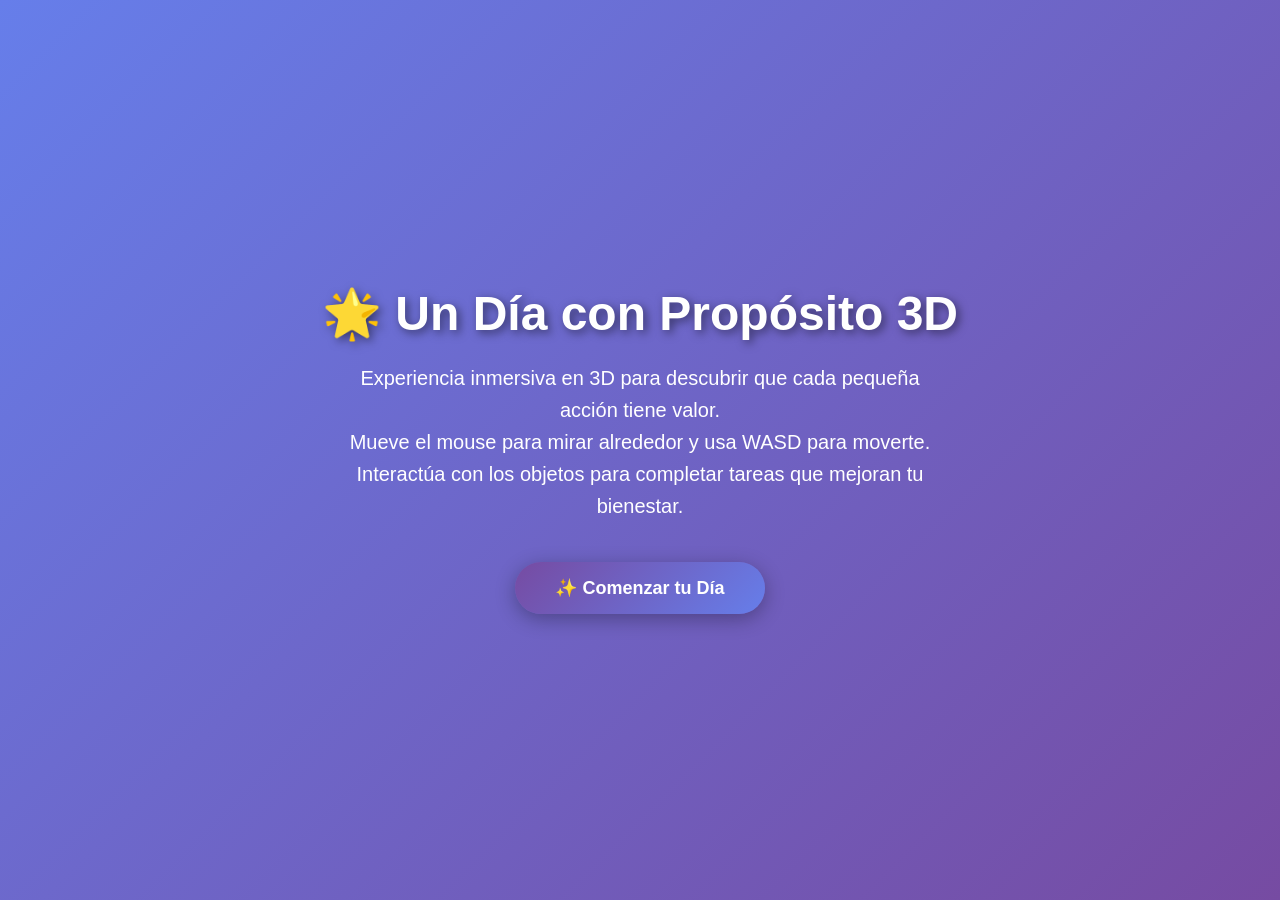
<file: juego-3d-css-inmersivo.html>
<!DOCTYPE html>
<html lang="es">
<head>
    <meta charset="UTF-8">
    <meta name="viewport" content="width=device-width, initial-scale=1.0">
    <title>Un Día con Propósito 3D - Terapéutico Inmersivo</title>
    <style>
        * {
            margin: 0;
            padding: 0;
            box-sizing: border-box;
        }

        body {
            font-family: 'Segoe UI', Tahoma, Geneva, Verdana, sans-serif;
            overflow: hidden;
            background: linear-gradient(135deg, #667eea 0%, #764ba2 100%);
            color: white;
        }

        /* Contenedor de perspectiva 3D */
        #world {
            position: fixed;
            top: 0;
            left: 0;
            width: 100%;
            height: 100%;
            perspective: 800px;
            perspective-origin: 50% 50%;
            overflow: hidden;
        }

        /* Escena 3D */
        #scene {
            position: absolute;
            width: 100%;
            height: 100%;
            transform-style: preserve-3d;
            transition: transform 0.3s ease-out;
        }

        /* Habitación 3D */
        .room {
            position: absolute;
            transform-style: preserve-3d;
            width: 1000px;
            height: 1000px;
            left: 50%;
            top: 50%;
            margin-left: -500px;
            margin-top: -500px;
        }

        /* Paredes, piso, techo */
        .wall {
            position: absolute;
            background: linear-gradient(135deg, rgba(102, 126, 234, 0.3), rgba(118, 75, 162, 0.3));
            border: 2px solid rgba(255, 255, 255, 0.2);
            backdrop-filter: blur(10px);
            box-shadow: inset 0 0 100px rgba(255, 255, 255, 0.1);
        }

        /* Piso */
        .floor {
            width: 1000px;
            height: 1000px;
            background: linear-gradient(45deg, #4a5568 0%, #2d3748 100%);
            background-image:
                repeating-linear-gradient(0deg, transparent, transparent 50px, rgba(255,255,255,0.1) 50px, rgba(255,255,255,0.1) 51px),
                repeating-linear-gradient(90deg, transparent, transparent 50px, rgba(255,255,255,0.1) 50px, rgba(255,255,255,0.1) 51px);
            transform: rotateX(90deg) translateZ(-300px);
            box-shadow: inset 0 0 200px rgba(0, 0, 0, 0.5);
        }

        /* Techo */
        .ceiling {
            width: 1000px;
            height: 1000px;
            background: linear-gradient(135deg, rgba(102, 126, 234, 0.5), rgba(118, 75, 162, 0.5));
            transform: rotateX(90deg) translateZ(300px);
            box-shadow: inset 0 0 200px rgba(0, 0, 0, 0.3);
        }

        /* Paredes laterales */
        .wall-front {
            width: 1000px;
            height: 600px;
            transform: translateZ(500px) translateY(-300px);
        }

        .wall-back {
            width: 1000px;
            height: 600px;
            transform: translateZ(-500px) rotateY(180deg) translateY(-300px);
        }

        .wall-left {
            width: 1000px;
            height: 600px;
            transform: rotateY(90deg) translateZ(500px) translateY(-300px);
        }

        .wall-right {
            width: 1000px;
            height: 600px;
            transform: rotateY(-90deg) translateZ(500px) translateY(-300px);
        }

        /* Objetos 3D interactivos */
        .object-3d {
            position: absolute;
            transform-style: preserve-3d;
            transition: transform 0.3s ease, box-shadow 0.3s ease;
            cursor: pointer;
        }

        .object-3d:hover {
            transform: translateY(-20px) scale(1.1);
            filter: brightness(1.3);
        }

        .object-3d.active {
            animation: pulse3d 1s infinite;
        }

        @keyframes pulse3d {
            0%, 100% { transform: translateY(0) scale(1); }
            50% { transform: translateY(-15px) scale(1.15); }
        }

        /* Mesa */
        .table {
            width: 200px;
            height: 200px;
            background: linear-gradient(135deg, #8B4513, #654321);
            border: 3px solid #654321;
            box-shadow: 0 20px 50px rgba(0, 0, 0, 0.5);
            transform: translateZ(100px) translateY(100px);
        }

        .table::before {
            content: '';
            position: absolute;
            width: 100%;
            height: 20px;
            background: linear-gradient(to bottom, #654321, #8B4513);
            bottom: -20px;
            border-radius: 0 0 10px 10px;
        }

        /* Silla */
        .chair {
            width: 120px;
            height: 120px;
            background: linear-gradient(135deg, #4a90e2, #357abd);
            border: 2px solid #2c5f8d;
            border-radius: 10px;
            box-shadow: 0 15px 40px rgba(0, 0, 0, 0.4);
            transform: translateZ(50px) translateY(150px);
        }

        .chair::after {
            content: '';
            position: absolute;
            width: 80%;
            height: 100px;
            background: linear-gradient(to bottom, #4a90e2, transparent);
            top: -100px;
            left: 10%;
            border-radius: 10px 10px 0 0;
        }

        /* Planta */
        .plant {
            width: 80px;
            height: 150px;
            background: linear-gradient(to top, #8B4513, #228B22);
            border-radius: 50% 50% 0 0;
            box-shadow: 0 20px 40px rgba(0, 0, 0, 0.4);
            transform: translateZ(80px) translateY(80px);
            position: relative;
        }

        .plant::before {
            content: '🌿';
            position: absolute;
            font-size: 60px;
            top: -20px;
            left: 50%;
            transform: translateX(-50%);
        }

        /* Ventana */
        .window {
            width: 180px;
            height: 250px;
            background: linear-gradient(135deg, rgba(135, 206, 250, 0.4), rgba(0, 191, 255, 0.3));
            border: 5px solid #fff;
            box-shadow:
                inset 0 0 50px rgba(255, 255, 255, 0.3),
                0 0 50px rgba(135, 206, 250, 0.5);
            transform: translateZ(498px) translateY(-80px);
        }

        .window::before {
            content: '';
            position: absolute;
            width: 100%;
            height: 2px;
            background: white;
            top: 50%;
            transform: translateY(-50%);
        }

        .window::after {
            content: '';
            position: absolute;
            width: 2px;
            height: 100%;
            background: white;
            left: 50%;
            transform: translateX(-50%);
        }

        /* Libro */
        .book {
            width: 60px;
            height: 80px;
            background: linear-gradient(135deg, #ff6b6b, #ee5a6f);
            border: 2px solid #c92a2a;
            box-shadow:
                5px 5px 15px rgba(0, 0, 0, 0.5),
                inset 0 0 20px rgba(255, 255, 255, 0.2);
            transform: translateZ(130px) translateY(90px) rotateX(90deg);
        }

        .book::before {
            content: '📚';
            position: absolute;
            font-size: 30px;
            top: 50%;
            left: 50%;
            transform: translate(-50%, -50%) rotateX(-90deg);
        }

        /* HUD - Interfaz */
        #hud {
            position: fixed;
            top: 0;
            left: 0;
            width: 100%;
            z-index: 1000;
            padding: 20px;
            pointer-events: none;
        }

        .stat-bar {
            margin-bottom: 10px;
            pointer-events: all;
        }

        .stat-label {
            display: flex;
            justify-content: space-between;
            margin-bottom: 5px;
            font-weight: 600;
            text-shadow: 2px 2px 4px rgba(0, 0, 0, 0.8);
        }

        .stat-bar-bg {
            width: 100%;
            height: 25px;
            background: rgba(0, 0, 0, 0.5);
            border-radius: 15px;
            overflow: hidden;
            border: 2px solid rgba(255, 255, 255, 0.3);
            box-shadow: 0 4px 15px rgba(0, 0, 0, 0.5);
        }

        .stat-bar-fill {
            height: 100%;
            background: linear-gradient(90deg, #667eea, #764ba2);
            transition: width 0.5s ease;
            border-radius: 15px;
            box-shadow: inset 0 2px 10px rgba(255, 255, 255, 0.3);
        }

        /* Panel de instrucciones */
        #instructions {
            position: fixed;
            bottom: 20px;
            left: 50%;
            transform: translateX(-50%);
            background: rgba(0, 0, 0, 0.8);
            padding: 20px 40px;
            border-radius: 15px;
            text-align: center;
            z-index: 1000;
            pointer-events: none;
            backdrop-filter: blur(10px);
            border: 2px solid rgba(255, 255, 255, 0.2);
        }

        #instructions p {
            margin: 8px 0;
            font-size: 16px;
            text-shadow: 2px 2px 4px rgba(0, 0, 0, 0.8);
        }

        /* Panel de interacción */
        #interaction-prompt {
            position: fixed;
            top: 50%;
            left: 50%;
            transform: translate(-50%, -50%);
            background: rgba(102, 126, 234, 0.95);
            padding: 30px 50px;
            border-radius: 20px;
            text-align: center;
            z-index: 2000;
            display: none;
            box-shadow: 0 10px 50px rgba(0, 0, 0, 0.5);
            border: 3px solid rgba(255, 255, 255, 0.3);
            max-width: 500px;
        }

        #interaction-prompt.active {
            display: block;
            animation: slideIn 0.3s ease;
        }

        @keyframes slideIn {
            from {
                opacity: 0;
                transform: translate(-50%, -60%);
            }
            to {
                opacity: 1;
                transform: translate(-50%, -50%);
            }
        }

        #interaction-prompt h2 {
            margin-bottom: 15px;
            font-size: 28px;
            color: #fff;
        }

        #interaction-prompt p {
            margin-bottom: 20px;
            font-size: 18px;
            line-height: 1.6;
        }

        .btn {
            background: linear-gradient(135deg, #764ba2, #667eea);
            color: white;
            border: none;
            padding: 15px 40px;
            font-size: 18px;
            border-radius: 30px;
            cursor: pointer;
            font-weight: 600;
            box-shadow: 0 5px 20px rgba(0, 0, 0, 0.3);
            transition: all 0.3s ease;
            pointer-events: all;
        }

        .btn:hover {
            transform: translateY(-3px);
            box-shadow: 0 8px 25px rgba(0, 0, 0, 0.4);
        }

        .btn:active {
            transform: translateY(-1px);
        }

        /* Contador de tareas */
        #task-counter {
            position: fixed;
            top: 20px;
            right: 20px;
            background: rgba(0, 0, 0, 0.8);
            padding: 20px 30px;
            border-radius: 15px;
            z-index: 1000;
            text-align: center;
            border: 2px solid rgba(255, 255, 255, 0.3);
            backdrop-filter: blur(10px);
        }

        #task-counter h3 {
            margin-bottom: 10px;
            font-size: 20px;
        }

        #task-list {
            text-align: left;
            font-size: 14px;
        }

        .task-item {
            margin: 5px 0;
            opacity: 0.5;
            transition: opacity 0.3s;
        }

        .task-item.completed {
            opacity: 1;
            color: #4ade80;
            text-decoration: line-through;
        }

        /* Mensaje motivacional */
        #motivational-message {
            position: fixed;
            top: 50%;
            left: 50%;
            transform: translate(-50%, -50%);
            background: rgba(102, 126, 234, 0.95);
            padding: 40px 60px;
            border-radius: 25px;
            text-align: center;
            z-index: 3000;
            display: none;
            box-shadow: 0 15px 60px rgba(0, 0, 0, 0.6);
            border: 3px solid rgba(255, 255, 255, 0.4);
            max-width: 600px;
        }

        #motivational-message.show {
            display: block;
            animation: popIn 0.5s ease;
        }

        @keyframes popIn {
            0% {
                opacity: 0;
                transform: translate(-50%, -50%) scale(0.5);
            }
            70% {
                transform: translate(-50%, -50%) scale(1.1);
            }
            100% {
                opacity: 1;
                transform: translate(-50%, -50%) scale(1);
            }
        }

        /* Pantalla de inicio */
        #start-screen {
            position: fixed;
            top: 0;
            left: 0;
            width: 100%;
            height: 100%;
            background: linear-gradient(135deg, #667eea 0%, #764ba2 100%);
            display: flex;
            flex-direction: column;
            justify-content: center;
            align-items: center;
            z-index: 5000;
            text-align: center;
            padding: 20px;
        }

        #start-screen h1 {
            font-size: 48px;
            margin-bottom: 20px;
            text-shadow: 3px 3px 10px rgba(0, 0, 0, 0.5);
        }

        #start-screen p {
            font-size: 20px;
            margin-bottom: 40px;
            max-width: 600px;
            line-height: 1.6;
        }

        /* Crosshair - punto de mira */
        #crosshair {
            position: fixed;
            top: 50%;
            left: 50%;
            width: 20px;
            height: 20px;
            border: 2px solid white;
            border-radius: 50%;
            transform: translate(-50%, -50%);
            z-index: 999;
            pointer-events: none;
            box-shadow: 0 0 10px rgba(0, 0, 0, 0.5);
            transition: all 0.2s;
        }

        #crosshair.active {
            width: 30px;
            height: 30px;
            border-color: #4ade80;
            box-shadow: 0 0 20px #4ade80;
        }

        /* Partículas de celebración */
        .particle {
            position: fixed;
            width: 10px;
            height: 10px;
            background: white;
            border-radius: 50%;
            pointer-events: none;
            animation: particleFall 2s ease-out forwards;
        }

        @keyframes particleFall {
            to {
                transform: translateY(100vh) rotate(720deg);
                opacity: 0;
            }
        }
    </style>
</head>
<body>
    <!-- Pantalla de inicio -->
    <div id="start-screen">
        <h1>🌟 Un Día con Propósito 3D</h1>
        <p>
            Experiencia inmersiva en 3D para descubrir que cada pequeña acción tiene valor.<br>
            Mueve el mouse para mirar alrededor y usa WASD para moverte.<br>
            Interactúa con los objetos para completar tareas que mejoran tu bienestar.
        </p>
        <button class="btn" onclick="startGame()">✨ Comenzar tu Día</button>
    </div>

    <!-- Mundo 3D -->
    <div id="world">
        <div id="scene">
            <div class="room">
                <!-- Piso y techo -->
                <div class="wall floor"></div>
                <div class="wall ceiling"></div>

                <!-- Paredes -->
                <div class="wall wall-front">
                    <div class="window" style="left: 100px;"></div>
                    <div class="window" style="right: 100px;"></div>
                </div>
                <div class="wall wall-back"></div>
                <div class="wall wall-left"></div>
                <div class="wall wall-right"></div>

                <!-- Objetos interactivos -->
                <div class="object-3d table" data-task="breakfast" style="left: 300px; top: 300px;">
                    <div style="position: absolute; top: -60px; left: 50%; transform: translateX(-50%); font-size: 40px;">🍳</div>
                </div>

                <div class="object-3d chair" data-task="rest" style="left: 550px; top: 400px;">
                    <div style="position: absolute; top: 10px; left: 50%; transform: translateX(-50%); font-size: 30px;">😴</div>
                </div>

                <div class="object-3d book" data-task="read" style="left: 320px; top: 250px;">
                </div>

                <div class="object-3d plant" data-task="hobby" style="left: 700px; top: 200px;">
                </div>

                <div class="object-3d table" data-task="exercise" style="left: 200px; top: 600px;">
                    <div style="position: absolute; top: -60px; left: 50%; transform: translateX(-50%); font-size: 40px;">🏃</div>
                </div>

                <div class="object-3d chair" data-task="social" style="left: 650px; top: 650px;">
                    <div style="position: absolute; top: 10px; left: 50%; transform: translateX(-50%); font-size: 30px;">💬</div>
                </div>
            </div>
        </div>
    </div>

    <!-- Crosshair -->
    <div id="crosshair"></div>

    <!-- HUD - Estadísticas -->
    <div id="hud">
        <div class="stat-bar">
            <div class="stat-label">
                <span>⚡ Energía</span>
                <span id="energy-value">50%</span>
            </div>
            <div class="stat-bar-bg">
                <div class="stat-bar-fill" id="energy-bar" style="width: 50%; background: linear-gradient(90deg, #fbbf24, #f59e0b);"></div>
            </div>
        </div>

        <div class="stat-bar">
            <div class="stat-label">
                <span>🎯 Propósito</span>
                <span id="purpose-value">40%</span>
            </div>
            <div class="stat-bar-bg">
                <div class="stat-bar-fill" id="purpose-bar" style="width: 40%; background: linear-gradient(90deg, #8b5cf6, #7c3aed);"></div>
            </div>
        </div>

        <div class="stat-bar">
            <div class="stat-label">
                <span>💚 Autocuidado</span>
                <span id="selfcare-value">45%</span>
            </div>
            <div class="stat-bar-bg">
                <div class="stat-bar-fill" id="selfcare-bar" style="width: 45%; background: linear-gradient(90deg, #10b981, #059669);"></div>
            </div>
        </div>

        <div class="stat-bar">
            <div class="stat-label">
                <span>🤝 Conexión Social</span>
                <span id="social-value">35%</span>
            </div>
            <div class="stat-bar-bg">
                <div class="stat-bar-fill" id="social-bar" style="width: 35%; background: linear-gradient(90deg, #3b82f6, #2563eb);"></div>
            </div>
        </div>
    </div>

    <!-- Contador de tareas -->
    <div id="task-counter">
        <h3>📋 Tareas del Día</h3>
        <div id="task-list">
            <div class="task-item" data-task="breakfast">🍳 Desayunar</div>
            <div class="task-item" data-task="exercise">🏃 Hacer ejercicio</div>
            <div class="task-item" data-task="social">💬 Conectar con alguien</div>
            <div class="task-item" data-task="hobby">🌿 Cuidar tu hobby</div>
            <div class="task-item" data-task="rest">😴 Descansar</div>
            <div class="task-item" data-task="read">📚 Leer algo inspirador</div>
        </div>
    </div>

    <!-- Instrucciones -->
    <div id="instructions">
        <p><strong>🖱️ MOUSE:</strong> Mirar alrededor</p>
        <p><strong>⌨️ WASD:</strong> Moverte</p>
        <p><strong>E:</strong> Interactuar con objetos resaltados</p>
    </div>

    <!-- Panel de interacción -->
    <div id="interaction-prompt">
        <h2 id="prompt-title">Título</h2>
        <p id="prompt-message">Mensaje</p>
        <button class="btn" onclick="closePrompt()">Continuar</button>
    </div>

    <!-- Mensaje motivacional -->
    <div id="motivational-message">
        <h2>🎉 ¡Día Completado!</h2>
        <p id="final-message">Mensaje final</p>
        <button class="btn" onclick="resetDay()">Comenzar Nuevo Día</button>
    </div>

    <script>
        // Estado del juego
        const gameState = {
            cameraRotationX: 0,
            cameraRotationY: 0,
            cameraZ: 0,
            cameraX: 0,
            stats: {
                energy: 50,
                purpose: 40,
                selfcare: 45,
                social: 35
            },
            completedTasks: new Set(),
            isPlaying: false,
            mouseX: 0,
            mouseY: 0,
            keys: {}
        };

        // Tareas y sus efectos
        const tasks = {
            breakfast: {
                title: '🍳 Desayunar',
                message: '¡Excelente! Has nutrido tu cuerpo. Un buen desayuno da energía para el día y mejora tu concentración. Cada vez que comes, le dices a tu cuerpo que mereces cuidado.',
                stats: { energy: 15, selfcare: 10 }
            },
            exercise: {
                title: '🏃 Hacer Ejercicio',
                message: '¡Increíble! El movimiento libera endorfinas, las hormonas de la felicidad. Incluso 10 minutos de actividad pueden mejorar tu estado de ánimo. Tu cuerpo te lo agradece.',
                stats: { energy: 20, purpose: 15 }
            },
            social: {
                title: '💬 Conectar con Alguien',
                message: '¡Qué valiente! Conectar con otros combate el aislamiento. Cada conversación es un recordatorio de que no estás solo. Las relaciones son medicina para el alma.',
                stats: { social: 25, purpose: 10 }
            },
            hobby: {
                title: '🌿 Cuidar tu Hobby',
                message: '¡Hermoso! Dedicar tiempo a lo que disfrutas no es egoísmo, es necesario. Los hobbies dan sentido, alegría y una razón para levantarte mañana.',
                stats: { purpose: 20, selfcare: 10 }
            },
            rest: {
                title: '😴 Descansar',
                message: '¡Bien hecho! El descanso no es pereza, es autocuidado esencial. Tu mente y cuerpo necesitan recuperarse. Darte permiso para descansar es un acto de amor propio.',
                stats: { energy: -10, selfcare: 20 }
            },
            read: {
                title: '📚 Leer Algo Inspirador',
                message: '¡Fantástico! Nutrir tu mente con palabras positivas cambia tu perspectiva. La lectura te conecta con ideas más grandes que tu dolor actual.',
                stats: { purpose: 15, social: 5 }
            }
        };

        // Elementos DOM
        const scene = document.getElementById('scene');
        const crosshair = document.getElementById('crosshair');
        const interactionPrompt = document.getElementById('interaction-prompt');
        const motivationalMessage = document.getElementById('motivational-message');

        // Iniciar juego
        function startGame() {
            document.getElementById('start-screen').style.display = 'none';
            gameState.isPlaying = true;
            updateCamera();
            gameLoop();
        }

        // Actualizar cámara
        function updateCamera() {
            const rotateX = gameState.cameraRotationX;
            const rotateY = gameState.cameraRotationY;
            const translateZ = gameState.cameraZ;
            const translateX = gameState.cameraX;

            scene.style.transform = `
                translateZ(${translateZ}px)
                translateX(${translateX}px)
                rotateX(${rotateX}deg)
                rotateY(${rotateY}deg)
            `;
        }

        // Control del mouse
        document.addEventListener('mousemove', (e) => {
            if (!gameState.isPlaying) return;

            gameState.mouseX = e.clientX;
            gameState.mouseY = e.clientY;

            // Rotar cámara basado en posición del mouse
            const centerX = window.innerWidth / 2;
            const centerY = window.innerHeight / 2;

            const deltaX = (e.clientX - centerX) / centerX;
            const deltaY = (e.clientY - centerY) / centerY;

            gameState.cameraRotationY = deltaX * 45; // Rotación horizontal
            gameState.cameraRotationX = -deltaY * 30; // Rotación vertical

            updateCamera();
        });

        // Control del teclado
        document.addEventListener('keydown', (e) => {
            gameState.keys[e.key.toLowerCase()] = true;

            // Interactuar con E
            if (e.key.toLowerCase() === 'e') {
                checkInteraction();
            }
        });

        document.addEventListener('keyup', (e) => {
            gameState.keys[e.key.toLowerCase()] = false;
        });

        // Movimiento
        function handleMovement() {
            const speed = 10;

            if (gameState.keys['w']) {
                gameState.cameraZ += speed;
            }
            if (gameState.keys['s']) {
                gameState.cameraZ -= speed;
            }
            if (gameState.keys['a']) {
                gameState.cameraX += speed;
            }
            if (gameState.keys['d']) {
                gameState.cameraX -= speed;
            }

            // Límites de movimiento
            gameState.cameraZ = Math.max(-400, Math.min(400, gameState.cameraZ));
            gameState.cameraX = Math.max(-400, Math.min(400, gameState.cameraX));

            updateCamera();
        }

        // Verificar interacción con objetos
        function checkInteraction() {
            const objects = document.querySelectorAll('.object-3d');
            let nearestObject = null;
            let minDistance = Infinity;

            objects.forEach(obj => {
                const task = obj.dataset.task;
                if (gameState.completedTasks.has(task)) return;

                const rect = obj.getBoundingClientRect();
                const centerX = rect.left + rect.width / 2;
                const centerY = rect.top + rect.height / 2;

                const distance = Math.sqrt(
                    Math.pow(centerX - window.innerWidth / 2, 2) +
                    Math.pow(centerY - window.innerHeight / 2, 2)
                );

                if (distance < 200 && distance < minDistance) {
                    minDistance = distance;
                    nearestObject = obj;
                }
            });

            if (nearestObject) {
                completeTask(nearestObject.dataset.task);
            }
        }

        // Completar tarea
        function completeTask(taskId) {
            if (gameState.completedTasks.has(taskId)) return;

            const task = tasks[taskId];
            gameState.completedTasks.add(taskId);

            // Actualizar estadísticas
            for (const [stat, value] of Object.entries(task.stats)) {
                gameState.stats[stat] = Math.max(0, Math.min(100, gameState.stats[stat] + value));
            }

            updateStatsDisplay();

            // Marcar tarea como completada
            const taskItem = document.querySelector(`.task-item[data-task="${taskId}"]`);
            if (taskItem) {
                taskItem.classList.add('completed');
            }

            // Mostrar mensaje
            showPrompt(task.title, task.message);

            // Crear partículas de celebración
            createParticles();

            // Ocultar objeto
            const obj = document.querySelector(`.object-3d[data-task="${taskId}"]`);
            if (obj) {
                obj.style.opacity = '0.3';
                obj.style.pointerEvents = 'none';
            }

            // Verificar si completó todo
            if (gameState.completedTasks.size === Object.keys(tasks).length) {
                setTimeout(showCompletionMessage, 2000);
            }
        }

        // Actualizar visualización de estadísticas
        function updateStatsDisplay() {
            const stats = ['energy', 'purpose', 'selfcare', 'social'];

            stats.forEach(stat => {
                const value = gameState.stats[stat];
                const bar = document.getElementById(`${stat}-bar`);
                const valueText = document.getElementById(`${stat}-value`);

                bar.style.width = `${value}%`;
                valueText.textContent = `${Math.round(value)}%`;
            });
        }

        // Mostrar prompt de interacción
        function showPrompt(title, message) {
            document.getElementById('prompt-title').textContent = title;
            document.getElementById('prompt-message').textContent = message;
            interactionPrompt.classList.add('active');
        }

        // Cerrar prompt
        function closePrompt() {
            interactionPrompt.classList.remove('active');
        }

        // Crear partículas de celebración
        function createParticles() {
            for (let i = 0; i < 20; i++) {
                const particle = document.createElement('div');
                particle.className = 'particle';
                particle.style.left = Math.random() * 100 + '%';
                particle.style.top = '0';
                particle.style.background = `hsl(${Math.random() * 360}, 70%, 60%)`;
                particle.style.animationDelay = Math.random() * 0.5 + 's';
                document.body.appendChild(particle);

                setTimeout(() => particle.remove(), 2000);
            }
        }

        // Mostrar mensaje de completación
        function showCompletionMessage() {
            const avgStat = (gameState.stats.energy + gameState.stats.purpose +
                           gameState.stats.selfcare + gameState.stats.social) / 4;

            let message = '';
            if (avgStat >= 80) {
                message = '¡Extraordinario! Has completado todas las tareas con dedicación. Tu bienestar ha mejorado significativamente. Recuerda: cada día que eliges cuidarte es una victoria contra la oscuridad. ¡Mereces celebrar este logro!';
            } else if (avgStat >= 60) {
                message = '¡Excelente trabajo! Has hecho un gran progreso hoy. No importa que no sea perfecto - lo importante es que te presentaste y lo intentaste. Eso es valentía real.';
            } else {
                message = '¡Lo lograste! Completaste todas las tareas, y eso es lo que cuenta. Algunos días son más difíciles que otros, pero seguiste adelante. Esa es la definición de fuerza.';
            }

            document.getElementById('final-message').textContent = message;
            motivationalMessage.classList.add('show');
        }

        // Reiniciar día
        function resetDay() {
            gameState.completedTasks.clear();
            gameState.stats = {
                energy: 50,
                purpose: 40,
                selfcare: 45,
                social: 35
            };

            // Reiniciar objetos
            document.querySelectorAll('.object-3d').forEach(obj => {
                obj.style.opacity = '1';
                obj.style.pointerEvents = 'all';
            });

            // Reiniciar tareas
            document.querySelectorAll('.task-item').forEach(item => {
                item.classList.remove('completed');
            });

            updateStatsDisplay();
            motivationalMessage.classList.remove('show');
        }

        // Detectar objetos bajo el crosshair
        function checkObjectsUnderCrosshair() {
            const objects = document.querySelectorAll('.object-3d');
            let hasNearObject = false;

            objects.forEach(obj => {
                const task = obj.dataset.task;
                if (gameState.completedTasks.has(task)) return;

                const rect = obj.getBoundingClientRect();
                const centerX = rect.left + rect.width / 2;
                const centerY = rect.top + rect.height / 2;

                const distance = Math.sqrt(
                    Math.pow(centerX - window.innerWidth / 2, 2) +
                    Math.pow(centerY - window.innerHeight / 2, 2)
                );

                if (distance < 150) {
                    obj.classList.add('active');
                    hasNearObject = true;
                } else {
                    obj.classList.remove('active');
                }
            });

            // Cambiar crosshair
            if (hasNearObject) {
                crosshair.classList.add('active');
            } else {
                crosshair.classList.remove('active');
            }
        }

        // Loop del juego
        function gameLoop() {
            if (!gameState.isPlaying) return;

            handleMovement();
            checkObjectsUnderCrosshair();

            requestAnimationFrame(gameLoop);
        }

        // Inicializar estadísticas
        updateStatsDisplay();
    </script>
</body>
</html>
</file>
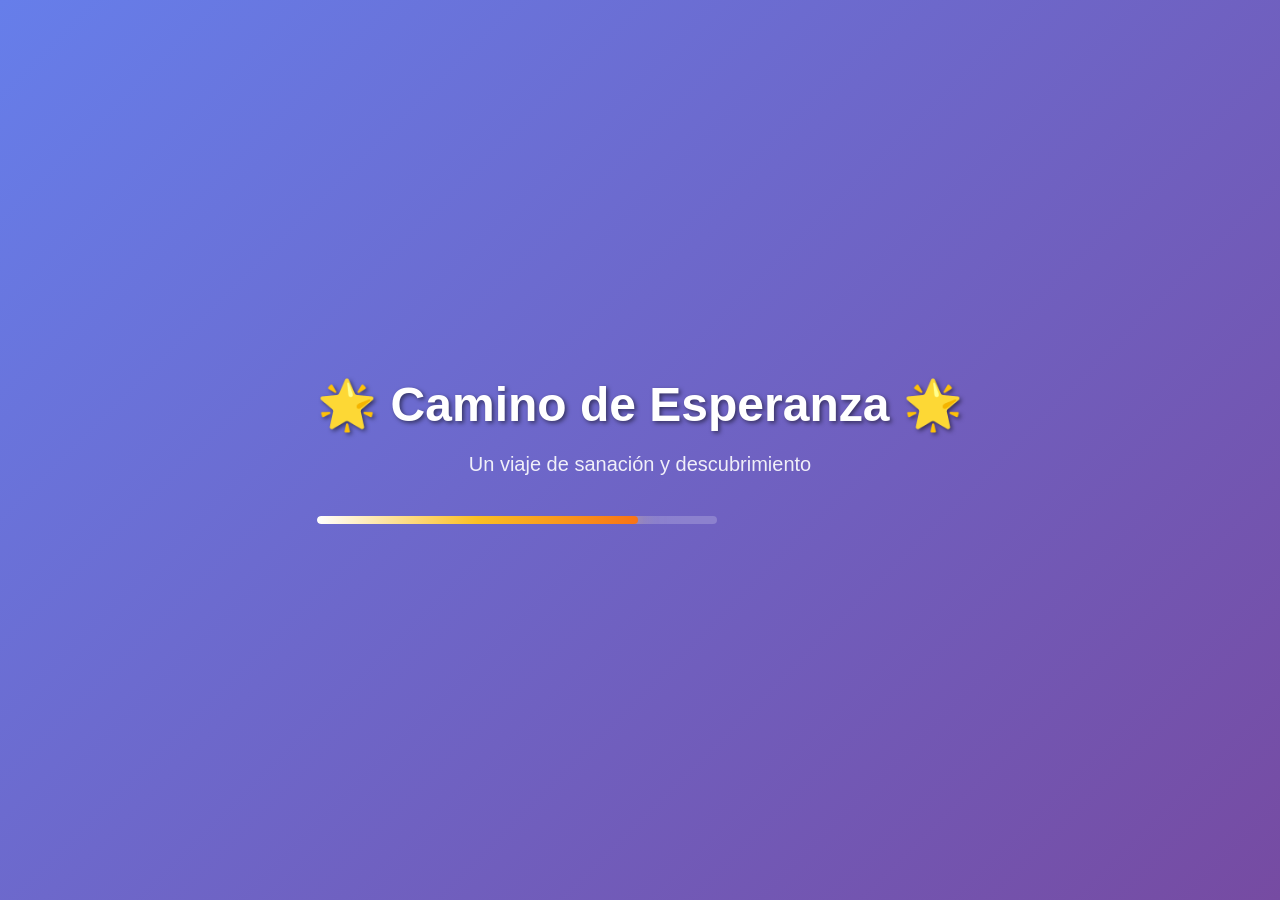
<file: juego-comercial-realista.html>
<!DOCTYPE html>
<html lang="es">
<head>
    <meta charset="UTF-8">
    <meta name="viewport" content="width=device-width, initial-scale=1.0">
    <title>Camino de Esperanza - Juego Terapéutico Profesional</title>
    <style>
        * {
            margin: 0;
            padding: 0;
            box-sizing: border-box;
        }

        body {
            font-family: 'Segoe UI', Tahoma, Geneva, Verdana, sans-serif;
            overflow: hidden;
            background: #000;
        }

        #gameCanvas {
            display: block;
            margin: 0 auto;
            background: linear-gradient(to bottom, #1a1a2e, #16213e);
            image-rendering: pixelated;
            image-rendering: -moz-crisp-edges;
            image-rendering: crisp-edges;
        }

        /* Loading Screen */
        #loadingScreen {
            position: fixed;
            top: 0;
            left: 0;
            width: 100%;
            height: 100%;
            background: linear-gradient(135deg, #667eea 0%, #764ba2 100%);
            display: flex;
            flex-direction: column;
            justify-content: center;
            align-items: center;
            z-index: 1000;
            transition: opacity 0.5s;
        }

        #loadingScreen.hidden {
            opacity: 0;
            pointer-events: none;
        }

        .loading-content {
            text-align: center;
            color: white;
        }

        .loading-title {
            font-size: 48px;
            font-weight: bold;
            margin-bottom: 20px;
            text-shadow: 2px 2px 4px rgba(0,0,0,0.5);
            animation: pulse 2s ease-in-out infinite;
        }

        .loading-subtitle {
            font-size: 20px;
            margin-bottom: 40px;
            opacity: 0.9;
        }

        .loading-bar-container {
            width: 400px;
            height: 8px;
            background: rgba(255,255,255,0.2);
            border-radius: 10px;
            overflow: hidden;
        }

        .loading-bar {
            height: 100%;
            background: linear-gradient(90deg, #fff, #fbbf24, #f97316);
            border-radius: 10px;
            width: 0%;
            transition: width 0.3s cubic-bezier(0.4, 0, 0.2, 1);
            box-shadow: 0 0 20px rgba(251, 191, 36, 0.6), 0 0 40px rgba(251, 191, 36, 0.3);
            animation: shimmer 2s ease-in-out infinite;
        }

        @keyframes shimmer {
            0%, 100% { opacity: 1; }
            50% { opacity: 0.8; }
        }

        @keyframes pulse {
            0%, 100% { transform: scale(1); }
            50% { transform: scale(1.05); }
        }

        /* Particle Background */
        .bg-particle {
            position: fixed;
            border-radius: 50%;
            background: radial-gradient(circle, rgba(255,255,255,0.8), transparent);
            pointer-events: none;
            animation: float linear infinite;
        }

        @keyframes float {
            0% {
                transform: translateY(100vh) rotate(0deg);
                opacity: 0;
            }
            10% {
                opacity: 1;
            }
            90% {
                opacity: 1;
            }
            100% {
                transform: translateY(-100px) rotate(360deg);
                opacity: 0;
            }
        }

        /* UI Overlay */
        #ui-overlay {
            position: fixed;
            top: 0;
            left: 0;
            width: 100%;
            height: 100%;
            pointer-events: none;
            z-index: 100;
        }

        .hud {
            position: absolute;
            top: 20px;
            left: 20px;
            color: white;
            font-size: 16px;
            text-shadow: 2px 2px 4px rgba(0,0,0,0.8);
            background: rgba(0,0,0,0.5);
            padding: 15px 20px;
            border-radius: 10px;
            backdrop-filter: blur(10px);
            pointer-events: auto;
        }

        .hud-stat {
            margin: 5px 0;
            display: flex;
            align-items: center;
            gap: 10px;
        }

        .stat-bar {
            width: 150px;
            height: 20px;
            background: rgba(255,255,255,0.2);
            border-radius: 10px;
            overflow: hidden;
            border: 2px solid rgba(255,255,255,0.3);
        }

        .stat-fill {
            height: 100%;
            transition: width 0.3s ease;
            border-radius: 8px;
        }

        .health-fill { background: linear-gradient(90deg, #ef4444, #dc2626); }
        .energy-fill { background: linear-gradient(90deg, #3b82f6, #2563eb); }
        .xp-fill { background: linear-gradient(90deg, #fbbf24, #f59e0b); }

        /* Notification System */
        .notification {
            position: fixed;
            top: 100px;
            right: 20px;
            background: linear-gradient(135deg, rgba(102, 126, 234, 0.95), rgba(118, 75, 162, 0.95));
            color: white;
            padding: 20px 30px;
            border-radius: 10px;
            box-shadow: 0 8px 32px rgba(0,0,0,0.3);
            backdrop-filter: blur(10px);
            border: 2px solid rgba(255,255,255,0.2);
            animation: slideInRight 0.5s ease, slideOutRight 0.5s ease 3.5s;
            z-index: 200;
            pointer-events: auto;
            max-width: 400px;
        }

        .notification-title {
            font-size: 18px;
            font-weight: bold;
            margin-bottom: 5px;
        }

        .notification-text {
            font-size: 14px;
            opacity: 0.9;
        }

        @keyframes slideInRight {
            from {
                transform: translateX(500px);
                opacity: 0;
            }
            to {
                transform: translateX(0);
                opacity: 1;
            }
        }

        @keyframes slideOutRight {
            from {
                transform: translateX(0);
                opacity: 1;
            }
            to {
                transform: translateX(500px);
                opacity: 0;
            }
        }

        /* Button Styles */
        .game-button {
            background: linear-gradient(135deg, #667eea, #764ba2);
            color: white;
            border: none;
            padding: 15px 30px;
            font-size: 18px;
            border-radius: 10px;
            cursor: pointer;
            transition: all 0.3s ease;
            box-shadow: 0 4px 15px rgba(102, 126, 234, 0.4);
            pointer-events: auto;
            font-weight: bold;
            text-transform: uppercase;
            letter-spacing: 1px;
        }

        .game-button:hover {
            transform: translateY(-2px);
            box-shadow: 0 6px 20px rgba(102, 126, 234, 0.6);
        }

        .game-button:active {
            transform: translateY(0);
        }

        /* Modal/Dialog */
        .modal {
            position: fixed;
            top: 50%;
            left: 50%;
            transform: translate(-50%, -50%);
            background: linear-gradient(135deg, rgba(26, 26, 46, 0.98), rgba(22, 33, 62, 0.98));
            padding: 40px;
            border-radius: 20px;
            border: 2px solid rgba(102, 126, 234, 0.5);
            box-shadow: 0 20px 60px rgba(0,0,0,0.8);
            z-index: 300;
            min-width: 400px;
            color: white;
            pointer-events: auto;
        }

        .modal-overlay {
            position: fixed;
            top: 0;
            left: 0;
            width: 100%;
            height: 100%;
            background: rgba(0,0,0,0.7);
            backdrop-filter: blur(5px);
            z-index: 250;
            pointer-events: auto;
        }

        .modal-title {
            font-size: 32px;
            font-weight: bold;
            margin-bottom: 20px;
            text-align: center;
            background: linear-gradient(135deg, #667eea, #764ba2);
            -webkit-background-clip: text;
            -webkit-text-fill-color: transparent;
            background-clip: text;
        }

        .modal-buttons {
            display: flex;
            gap: 15px;
            margin-top: 30px;
            justify-content: center;
        }

        .hidden {
            display: none !important;
        }
    </style>
</head>
<body>
    <!-- Loading Screen -->
    <div id="loadingScreen">
        <div class="loading-content">
            <div class="loading-title">🌟 Camino de Esperanza 🌟</div>
            <div class="loading-subtitle">Un viaje de sanación y descubrimiento</div>
            <div class="loading-bar-container">
                <div class="loading-bar" id="loadingBar"></div>
            </div>
        </div>
    </div>

    <!-- Game Canvas -->
    <canvas id="gameCanvas" width="1280" height="720"></canvas>

    <!-- UI Overlay -->
    <div id="ui-overlay"></div>

    <script>
        // ============================================
        // GAME ENGINE - PARTE 1: Estructura Base
        // ============================================

        const canvas = document.getElementById('gameCanvas');
        const ctx = canvas.getContext('2d');

        // Game State Management
        const GameStates = {
            LOADING: 'loading',
            MAIN_MENU: 'main_menu',
            CHARACTER_SELECT: 'character_select',
            PLAYING: 'playing',
            PAUSED: 'paused',
            SHOP: 'shop',
            CUTSCENE: 'cutscene',
            GAME_OVER: 'game_over',
            VICTORY: 'victory'
        };

        // Main Game Object
        const Game = {
            state: GameStates.LOADING,
            currentScene: null,
            deltaTime: 0,
            lastFrameTime: 0,
            paused: false,

            // Save System
            saveData: {
                playerName: '',
                character: 'luna', // luna or sol
                level: 1,
                xp: 0,
                coins: 0,
                currentWorld: 1,
                currentLevel: 1,
                unlockedWorlds: [1],
                unlockedAbilities: [],
                stats: {
                    maxHealth: 100,
                    maxEnergy: 100,
                    strength: 10,
                    defense: 5,
                    speed: 5
                },
                achievements: [],
                playtime: 0,
                completedLevels: []
            },

            // Player State
            player: {
                x: 100,
                y: 500,
                width: 32,
                height: 48,
                velocityX: 0,
                velocityY: 0,
                health: 100,
                energy: 100,
                xp: 0,
                level: 1,
                coins: 0,
                isGrounded: false,
                isFacingRight: true,
                isAttacking: false,
                isDashing: false,
                isInvulnerable: false,
                jumpsRemaining: 3, // PARTE 12: Triple salto! 🚀
                maxJumps: 3,
                coyoteTime: 0, // PARTE 13: Coyote time (como Celeste) 🕐

                // PARTE 13: Wall mechanics 🧗
                isWallSliding: false,
                wallSide: 0, // -1 = left, 1 = right, 0 = none
                wallJumpTimer: 0,

                // PARTE 13: Ground Pound 💥
                isGroundPounding: false,
                groundPoundVelocity: 20,

                // PARTE 13: Flow State System 🌊
                flowTime: 0, // Tiempo sin tocar suelo
                flowLevel: 0, // 0=normal, 1=flow, 2=euphoria, 3=transcendence
                lastFlowLevel: 0, // Para detectar cambios de nivel

                attackCooldown: 0,
                dashCooldown: 0,
                invulnerabilityTime: 0,
                combo: 0,
                comboTimer: 0,
                // Special ability system
                specialAbilityCooldown: 0,
                isUsingSpecial: false,
                // PARTE 7: Spell system
                spell1Cooldown: 0, // Light Bolt (left click)
                spell2Cooldown: 0, // Hope Nova (right click)
                mana: 100,
                maxMana: 100,
                // Power-ups
                activeBuffs: [],
                // Trail effect
                trail: [],
                // Achievements tracking
                stats: {
                    enemiesDefeated: 0,
                    damageDealt: 0,
                    damageTaken: 0,
                    coinsCollected: 0,
                    jumps: 0,
                    specialAbilitiesUsed: 0,
                    maxCombo: 0
                }
            },

            // Input System
            keys: {},
            mouseX: 0,
            mouseY: 0,
            mouseDown: false,

            // Cameras and Effects
            camera: {
                x: 0,
                y: 0,
                targetX: 0,
                targetY: 0,
                shake: 0,
                shakeIntensity: 0
            },

            // Particle System
            particles: [],

            // Enemies
            enemies: [],

            // Collectibles
            collectibles: [],

            // NPCs
            npcs: [],

            // Power-ups
            powerups: [],

            // PARTE 7: Magic Spell System
            spells: [], // Active projectiles/spells
            spellParticles: [], // Spell visual effects

            // PARTE 8: Companion System
            companion: {
                x: 0,
                y: 0,
                targetX: 0,
                targetY: 0,
                velocityX: 0,
                velocityY: 0,
                size: 20,
                form: 'spark', // spark, wisp, phoenix
                color: '#fbbf24',
                glowColor: '#f59e0b',
                emotion: 'neutral', // neutral, happy, excited, calm
                animationTime: 0,
                orbitAngle: 0,
                particles: [],
                level: 1,
                active: true
            },

            // PARTE 8: Emotion Orbs System
            emotionOrbs: [],
            orbTypes: [
                { id: 'joy', name: 'Alegría', color: '#fbbf24', icon: '😊', effect: 'speed', multiplier: 1.5, duration: 300 },
                { id: 'calm', name: 'Calma', color: '#60a5fa', icon: '😌', effect: 'mana_regen', multiplier: 3, duration: 300 },
                { id: 'courage', name: 'Valentía', color: '#ef4444', icon: '💪', effect: 'damage_boost', multiplier: 1.8, duration: 300 },
                { id: 'hope', name: 'Esperanza', color: '#10b981', icon: '💚', effect: 'heal_shield', value: 30, duration: 300 }
            ],

            // PARTE 8: Memory Fragments
            memoryFragments: [],
            collectedMemories: [],

            // PARTE 8: World Transformation
            worldProgress: 0, // 0 to 1
            atmosphericParticles: [],

            // PARTE 8: Breathing Exercise
            breathingExercise: {
                active: false,
                phase: 'inhale', // inhale, hold, exhale
                timer: 0,
                radius: 50,
                targetRadius: 100,
                completedCycles: 0
            },

            // Current Level Data
            currentLevelData: null,

            // Audio Context
            audioContext: null,
            sounds: {},

            // PARTE 9: Generative Music System
            musicSystem: {
                audioContext: null,
                masterGain: null,
                bassGain: null,
                melodyGain: null,
                drumGain: null,
                padGain: null,

                // Musical scales (pentatonic for pleasant sounds)
                scales: {
                    major: [0, 2, 4, 7, 9, 12, 14, 16, 19, 21],
                    minor: [0, 2, 3, 7, 10, 12, 14, 15, 19, 22],
                    dream: [0, 2, 5, 7, 9, 12, 14, 17, 19, 21]
                },
                currentScale: 'major',
                baseFreq: 220, // A3

                // Drum patterns
                kickPattern: [1, 0, 0, 0, 1, 0, 0, 0],
                snarePattern: [0, 0, 1, 0, 0, 0, 1, 0],
                hihatPattern: [1, 1, 1, 1, 1, 1, 1, 1],
                beatIndex: 0,
                bpm: 128,
                lastBeatTime: 0,

                // Active musical layers
                layers: {
                    bass: false,
                    drums: false,
                    melody: false,
                    pads: false
                },

                // Recent notes for arpeggiator
                recentNotes: [],

                // Music state
                intensity: 0, // 0-1, increases with gameplay
                emotionalState: 'neutral' // neutral, calm, excited, epic
            },

            // PARTE 10: Wind System
            wind: {
                active: false,
                strength: 0,
                direction: 1, // 1 = right, -1 = left
                timer: 0,
                nextWindTime: 10 // BUGFIX: Inicializar con valor para evitar viento inmediato
            },

            // PARTE 10: Parkour Combo System
            parkourCombo: {
                count: 0,
                lastPlatform: null,
                timer: 0,
                bonusMultiplier: 1,
                timeWithoutGround: 0
            },

            // PARTE 11: Weather System (Sistema de Clima Dinámico)
            weather: {
                current: 'clear', // clear, rain, snow, storm, fog, aurora
                intensity: 0,
                timer: 0,
                nextChangeTime: 30, // Cambia cada 30-60 segundos
                particles: [],
                lightning: {
                    active: false,
                    x: 0,
                    timer: 0,
                    flash: 0
                }
            },

            // PARTE 11: Player Transformations (Transformaciones del Jugador)
            transformations: {
                current: 'normal', // normal, shadow, light, giant, speed
                timer: 0,
                cooldown: 0,
                available: ['normal'] // Desbloquear más con progreso
            },

            // PARTE 11: Secret Rooms & Easter Eggs
            secrets: {
                rooms: [],
                easterEggs: [],
                discovered: []
            },

            // PARTE 11: Frases Motivacionales (para cuando derrotas bosses) 💙
            motivationalQuotes: [
                // Personas que han superado la depresión
                {
                    quote: "La depresión no define quién eres. Es algo que experimentas. Tú caminas bajo la lluvia, pero eso no te convierte en la lluvia.",
                    author: "Matt Haig, autor de 'Razones para seguir viviendo'"
                },
                {
                    quote: "El primer paso hacia mejorar es admitir que necesitas ayuda. Eso no te hace débil, te hace valiente.",
                    author: "Demi Lovato, defensora de la salud mental"
                },
                {
                    quote: "Está bien no estar bien. Lo importante es no quedarse solo en ese lugar oscuro.",
                    author: "Kevin Love, atleta y activista"
                },
                {
                    quote: "La recuperación es un proceso, no un evento. Sé paciente contigo mismo.",
                    author: "Dr. Dan Siegel, neuropsiquiatra"
                },
                {
                    quote: "Tus pensamientos no son hechos. La depresión miente. Tú vales más de lo que ella dice.",
                    author: "Dra. Kristin Neff, experta en autocompasión"
                },
                {
                    quote: "Cada día que eliges seguir adelante es una victoria, sin importar cuán pequeña parezca.",
                    author: "JK Rowling, quien superó depresión severa"
                },
                {
                    quote: "No tienes que ser positivo todo el tiempo. Está bien sentir todas tus emociones.",
                    author: "Lady Gaga, activista de salud mental"
                },
                {
                    quote: "La esperanza es la única cosa más fuerte que el miedo.",
                    author: "Mensaje de sobrevivientes"
                },
                {
                    quote: "Tu historia no termina aquí. El punto y coma representa una pausa, no un final.",
                    author: "Proyecto Semicolon"
                },
                {
                    quote: "Pedir ayuda no es rendirse, es negarse a rendirse.",
                    author: "Charlie Mackesy, autor de 'El niño, el topo, el zorro y el caballo'"
                },
                {
                    quote: "A veces el acto más valiente es simplemente levantarse de la cama. Y eso está bien.",
                    author: "Comunidad de apoyo de salud mental"
                },
                {
                    quote: "La curación no es lineal. Habrá días buenos y días malos, y ambos son parte del proceso.",
                    author: "Dra. Brené Brown, investigadora"
                },
                {
                    quote: "No estás roto. Estás sanando. Y eso requiere tiempo.",
                    author: "Glennon Doyle, autora"
                },
                {
                    quote: "Tu valor no disminuye por la incapacidad de alguien para ver tu valía.",
                    author: "Mensaje de autoaceptación"
                },
                {
                    quote: "Las tormentas no duran para siempre. Este es solo un capítulo, no toda tu historia.",
                    author: "Terri Guillemets"
                }
            ],

            // Performance
            fps: 60,
            frameCount: 0
        };

        // ============================================
        // SAVE SYSTEM
        // ============================================

        function saveGame() {
            const saveData = {
                ...Game.saveData,
                savedAt: Date.now(),
                playtime: Game.saveData.playtime
            };
            localStorage.setItem('caminoDeEsperanza_save', JSON.stringify(saveData));
            showNotification('💾 Progreso Guardado', 'Tu aventura ha sido guardada exitosamente');
        }

        function loadGame() {
            const saved = localStorage.getItem('caminoDeEsperanza_save');
            if (saved) {
                try {
                    const data = JSON.parse(saved);
                    Game.saveData = { ...Game.saveData, ...data };
                    return true;
                } catch (e) {
                    console.error('Error loading save:', e);
                    return false;
                }
            }
            return false;
        }

        function deleteSave() {
            localStorage.removeItem('caminoDeEsperanza_save');
        }

        // ============================================
        // NOTIFICATION SYSTEM
        // ============================================

        function showNotification(title, text, duration = 4000) {
            const notif = document.createElement('div');
            notif.className = 'notification';
            notif.innerHTML = `
                <div class="notification-title">${title}</div>
                <div class="notification-text">${text}</div>
            `;
            document.body.appendChild(notif);
            setTimeout(() => notif.remove(), duration);
        }

        // ============================================
        // MODAL SYSTEM
        // ============================================

        function showModal(title, content, buttons = []) {
            const overlay = document.createElement('div');
            overlay.className = 'modal-overlay';

            const modal = document.createElement('div');
            modal.className = 'modal';
            modal.innerHTML = `
                <div class="modal-title">${title}</div>
                <div class="modal-content">${content}</div>
                <div class="modal-buttons"></div>
            `;

            const buttonContainer = modal.querySelector('.modal-buttons');
            buttons.forEach(btn => {
                const button = document.createElement('button');
                button.className = 'game-button';
                button.textContent = btn.text;
                button.onclick = () => {
                    btn.onClick();
                    overlay.remove();
                    modal.remove();
                };
                buttonContainer.appendChild(button);
            });

            document.body.appendChild(overlay);
            document.body.appendChild(modal);
        }

        // ============================================
        // MAIN MENU SCENE
        // ============================================

        const MainMenuScene = {
            particles: [],
            stars: [],
            title: 'Camino de Esperanza',
            subtitle: 'Un Viaje de Sanación Interior',
            menuItems: [
                { text: '🎮 Nueva Aventura', action: 'newGame' },
                { text: '📂 Continuar', action: 'continue' },
                { text: '⚙️ Opciones', action: 'options' },
                { text: '🏆 Logros', action: 'achievements' },
                { text: 'ℹ️ Créditos', action: 'credits' }
            ],
            selectedIndex: 0,
            time: 0,

            init() {
                // Create background stars
                for (let i = 0; i < 100; i++) {
                    this.stars.push({
                        x: Math.random() * canvas.width,
                        y: Math.random() * canvas.height,
                        size: Math.random() * 2,
                        speed: Math.random() * 0.5 + 0.1,
                        opacity: Math.random()
                    });
                }

                // Create floating particles
                for (let i = 0; i < 50; i++) {
                    this.particles.push({
                        x: Math.random() * canvas.width,
                        y: Math.random() * canvas.height,
                        size: Math.random() * 4 + 2,
                        speedX: (Math.random() - 0.5) * 2,
                        speedY: Math.random() * -1 - 0.5,
                        hue: Math.random() * 60 + 200, // Purple/blue hues
                        opacity: Math.random() * 0.5 + 0.3
                    });
                }

                // Check if save exists
                if (loadGame()) {
                    this.menuItems[1].text = '📂 Continuar (Nivel ' + Game.saveData.level + ')';
                } else {
                    this.menuItems[1].disabled = true;
                }
            },

            update(dt) {
                this.time += dt;

                // Update stars
                this.stars.forEach(star => {
                    star.y += star.speed;
                    if (star.y > canvas.height) {
                        star.y = 0;
                        star.x = Math.random() * canvas.width;
                    }
                    star.opacity = 0.3 + Math.sin(this.time * 2 + star.x) * 0.3;
                });

                // Update particles
                this.particles.forEach(particle => {
                    particle.x += particle.speedX;
                    particle.y += particle.speedY;

                    if (particle.y < -10) {
                        particle.y = canvas.height + 10;
                        particle.x = Math.random() * canvas.width;
                    }
                    if (particle.x < -10) particle.x = canvas.width + 10;
                    if (particle.x > canvas.width + 10) particle.x = -10;

                    particle.opacity = 0.3 + Math.sin(this.time * 3 + particle.x * 0.01) * 0.2;
                });
            },

            draw() {
                // Background gradient
                const gradient = ctx.createLinearGradient(0, 0, 0, canvas.height);
                gradient.addColorStop(0, '#0f0c29');
                gradient.addColorStop(0.5, '#302b63');
                gradient.addColorStop(1, '#24243e');
                ctx.fillStyle = gradient;
                ctx.fillRect(0, 0, canvas.width, canvas.height);

                // Draw stars
                this.stars.forEach(star => {
                    ctx.fillStyle = `rgba(255, 255, 255, ${star.opacity})`;
                    ctx.fillRect(star.x, star.y, star.size, star.size);
                });

                // Draw particles
                this.particles.forEach(particle => {
                    ctx.save();
                    ctx.globalAlpha = particle.opacity;
                    ctx.fillStyle = `hsl(${particle.hue}, 70%, 60%)`;
                    ctx.beginPath();
                    ctx.arc(particle.x, particle.y, particle.size, 0, Math.PI * 2);
                    ctx.fill();
                    ctx.restore();
                });

                // Draw title with glow effect
                ctx.save();
                ctx.shadowColor = '#667eea';
                ctx.shadowBlur = 30;
                ctx.font = 'bold 72px Arial';
                ctx.textAlign = 'center';
                const titleGradient = ctx.createLinearGradient(0, 100, 0, 180);
                titleGradient.addColorStop(0, '#fff');
                titleGradient.addColorStop(1, '#667eea');
                ctx.fillStyle = titleGradient;
                ctx.fillText(this.title, canvas.width / 2, 150);
                ctx.restore();

                // Draw subtitle
                ctx.font = '24px Arial';
                ctx.fillStyle = 'rgba(255, 255, 255, 0.8)';
                ctx.textAlign = 'center';
                ctx.fillText(this.subtitle, canvas.width / 2, 200);

                // Draw menu items
                const startY = 300;
                const spacing = 70;

                this.menuItems.forEach((item, index) => {
                    const y = startY + index * spacing;
                    const isSelected = index === this.selectedIndex;
                    const isDisabled = item.disabled;

                    // Menu item background
                    if (isSelected) {
                        ctx.save();
                        ctx.shadowColor = '#667eea';
                        ctx.shadowBlur = 20;
                        const itemGradient = ctx.createLinearGradient(
                            canvas.width / 2 - 250, y - 25,
                            canvas.width / 2 + 250, y + 25
                        );
                        itemGradient.addColorStop(0, 'rgba(102, 126, 234, 0.3)');
                        itemGradient.addColorStop(0.5, 'rgba(118, 75, 162, 0.5)');
                        itemGradient.addColorStop(1, 'rgba(102, 126, 234, 0.3)');
                        ctx.fillStyle = itemGradient;
                        ctx.fillRect(canvas.width / 2 - 250, y - 25, 500, 50);
                        ctx.restore();
                    }

                    // Menu item text
                    ctx.font = isSelected ? 'bold 32px Arial' : '28px Arial';
                    ctx.fillStyle = isDisabled ? 'rgba(255, 255, 255, 0.3)' :
                                   isSelected ? '#fff' : 'rgba(255, 255, 255, 0.7)';
                    ctx.textAlign = 'center';
                    ctx.fillText(item.text, canvas.width / 2, y + 10);

                    // Selection indicator
                    if (isSelected && !isDisabled) {
                        const pulseSize = 5 + Math.sin(this.time * 5) * 2;
                        ctx.fillStyle = '#fbbf24';
                        ctx.beginPath();
                        ctx.arc(canvas.width / 2 - 270, y, pulseSize, 0, Math.PI * 2);
                        ctx.fill();
                        ctx.beginPath();
                        ctx.arc(canvas.width / 2 + 270, y, pulseSize, 0, Math.PI * 2);
                        ctx.fill();
                    }
                });

                // Draw controls hint
                ctx.font = '16px Arial';
                ctx.fillStyle = 'rgba(255, 255, 255, 0.5)';
                ctx.textAlign = 'center';
                ctx.fillText('↑↓ Navegar  |  ENTER Seleccionar  |  ESC Salir', canvas.width / 2, canvas.height - 30);
            },

            handleInput(key) {
                if (key === 'ArrowUp') {
                    do {
                        this.selectedIndex = (this.selectedIndex - 1 + this.menuItems.length) % this.menuItems.length;
                    } while (this.menuItems[this.selectedIndex].disabled);
                    playSound('menu_move');
                }

                if (key === 'ArrowDown') {
                    do {
                        this.selectedIndex = (this.selectedIndex + 1) % this.menuItems.length;
                    } while (this.menuItems[this.selectedIndex].disabled);
                    playSound('menu_move');
                }

                if (key === 'Enter') {
                    const selected = this.menuItems[this.selectedIndex];
                    if (!selected.disabled) {
                        playSound('menu_select');
                        this.executeAction(selected.action);
                    }
                }
            },

            executeAction(action) {
                switch (action) {
                    case 'newGame':
                        // Si hay un juego guardado, mostrar confirmación
                        if (loadGame()) {
                            showModal(
                                '🎮 Nueva Aventura',
                                '<p style="text-align: center; font-size: 18px;">¿Estás seguro? Esto borrará tu progreso actual.</p>',
                                [
                                    {
                                        text: 'Sí, comenzar',
                                        onClick: () => {
                                            deleteSave();
                                            startCharacterSelect();
                                        }
                                    },
                                    {
                                        text: 'Cancelar',
                                        onClick: () => {}
                                    }
                                ]
                            );
                        } else {
                            // No hay juego guardado, ir directo a selección
                            deleteSave();
                            startCharacterSelect();
                        }
                        break;

                    case 'continue':
                        if (loadGame()) {
                            startGame();
                        }
                        break;

                    case 'options':
                        showModal(
                            '⚙️ Opciones',
                            `
                            <div style="text-align: left; padding: 20px;">
                                <p><strong>Controles:</strong></p>
                                <p>← → : Movimiento</p>
                                <p>ESPACIO: Saltar</p>
                                <p>Z: Atacar</p>
                                <p>X: Habilidad especial</p>
                                <p>C: Dash</p>
                                <p>ESC: Pausar</p>
                            </div>
                            `,
                            [{ text: 'Cerrar', onClick: () => {} }]
                        );
                        break;

                    case 'achievements':
                        const achievementsList = Game.saveData.achievements.length > 0 ?
                            Game.saveData.achievements.map(a => `<p>🏆 ${a}</p>`).join('') :
                            '<p style="text-align: center; opacity: 0.7;">Aún no has desbloqueado logros</p>';

                        showModal(
                            '🏆 Logros',
                            `<div style="max-height: 400px; overflow-y: auto;">${achievementsList}</div>`,
                            [{ text: 'Cerrar', onClick: () => {} }]
                        );
                        break;

                    case 'credits':
                        showModal(
                            'ℹ️ Créditos',
                            `
                            <div style="text-align: center; line-height: 2;">
                                <p><strong>Camino de Esperanza</strong></p>
                                <p>Un juego terapéutico para la sanación emocional</p>
                                <br>
                                <p>Desarrollado con ❤️</p>
                                <p>2024</p>
                            </div>
                            `,
                            [{ text: 'Cerrar', onClick: () => {} }]
                        );
                        break;
                }
            }
        };

        // ============================================
        // AUDIO SYSTEM
        // ============================================

        function initAudio() {
            Game.audioContext = new (window.AudioContext || window.webkitAudioContext)();
        }

        function playSound(type) {
            if (!Game.audioContext) initAudio();

            const now = Game.audioContext.currentTime;
            const osc = Game.audioContext.createOscillator();
            const gain = Game.audioContext.createGain();

            osc.connect(gain);
            gain.connect(Game.audioContext.destination);

            switch (type) {
                case 'menu_move':
                    osc.frequency.value = 400;
                    gain.gain.setValueAtTime(0.1, now);
                    gain.gain.exponentialRampToValueAtTime(0.01, now + 0.1);
                    osc.start(now);
                    osc.stop(now + 0.1);
                    break;

                case 'menu_select':
                    osc.frequency.value = 600;
                    gain.gain.setValueAtTime(0.2, now);
                    gain.gain.exponentialRampToValueAtTime(0.01, now + 0.2);
                    osc.start(now);
                    osc.stop(now + 0.2);
                    break;

                case 'jump':
                    osc.frequency.value = 300;
                    osc.frequency.exponentialRampToValueAtTime(500, now + 0.1);
                    gain.gain.setValueAtTime(0.15, now);
                    gain.gain.exponentialRampToValueAtTime(0.01, now + 0.15);
                    osc.start(now);
                    osc.stop(now + 0.15);
                    break;

                case 'coin':
                    osc.frequency.value = 800;
                    osc.frequency.exponentialRampToValueAtTime(1200, now + 0.1);
                    gain.gain.setValueAtTime(0.2, now);
                    gain.gain.exponentialRampToValueAtTime(0.01, now + 0.15);
                    osc.start(now);
                    osc.stop(now + 0.15);
                    break;

                case 'damage':
                    osc.type = 'sawtooth';
                    osc.frequency.value = 200;
                    osc.frequency.exponentialRampToValueAtTime(50, now + 0.3);
                    gain.gain.setValueAtTime(0.3, now);
                    gain.gain.exponentialRampToValueAtTime(0.01, now + 0.3);
                    osc.start(now);
                    osc.stop(now + 0.3);
                    break;

                case 'attack':
                    osc.type = 'square';
                    osc.frequency.value = 150;
                    osc.frequency.exponentialRampToValueAtTime(300, now + 0.1);
                    gain.gain.setValueAtTime(0.2, now);
                    gain.gain.exponentialRampToValueAtTime(0.01, now + 0.15);
                    osc.start(now);
                    osc.stop(now + 0.15);
                    break;

                case 'hit':
                    osc.type = 'sawtooth';
                    osc.frequency.value = 300;
                    gain.gain.setValueAtTime(0.15, now);
                    gain.gain.exponentialRampToValueAtTime(0.01, now + 0.1);
                    osc.start(now);
                    osc.stop(now + 0.1);
                    break;

                case 'enemy_death':
                    osc.type = 'sawtooth';
                    osc.frequency.value = 400;
                    osc.frequency.exponentialRampToValueAtTime(50, now + 0.5);
                    gain.gain.setValueAtTime(0.25, now);
                    gain.gain.exponentialRampToValueAtTime(0.01, now + 0.5);
                    osc.start(now);
                    osc.stop(now + 0.5);
                    break;

                case 'levelup':
                    // Triumphant ascending sound
                    const freq1 = 440;
                    const freq2 = 550;
                    const freq3 = 660;

                    [freq1, freq2, freq3].forEach((freq, i) => {
                        const tempOsc = Game.audioContext.createOscillator();
                        const tempGain = Game.audioContext.createGain();
                        tempOsc.connect(tempGain);
                        tempGain.connect(Game.audioContext.destination);

                        tempOsc.frequency.value = freq;
                        tempGain.gain.setValueAtTime(0, now + i * 0.1);
                        tempGain.gain.linearRampToValueAtTime(0.15, now + i * 0.1 + 0.05);
                        tempGain.gain.exponentialRampToValueAtTime(0.01, now + i * 0.1 + 0.3);

                        tempOsc.start(now + i * 0.1);
                        tempOsc.stop(now + i * 0.1 + 0.3);
                    });
                    return; // Don't use the main oscillator
            }
        }

        // ============================================
        // CHARACTER SELECT SCENE - PARTE 2
        // ============================================

        const CharacterSelectScene = {
            characters: [
                {
                    id: 'luna',
                    name: 'Luna',
                    title: 'La Soñadora',
                    description: 'Fuerte en esperanza y resistencia emocional',
                    color: '#ff6b9d',
                    stats: {
                        health: 120,
                        energy: 80,
                        speed: 90,
                        strength: 70
                    }
                },
                {
                    id: 'sol',
                    name: 'Sol',
                    title: 'El Valiente',
                    description: 'Poderoso en fuerza y determinación',
                    color: '#667eea',
                    stats: {
                        health: 100,
                        energy: 100,
                        speed: 75,
                        strength: 95
                    }
                }
            ],
            selectedIndex: 0,
            time: 0,
            particles: [],

            init() {
                this.time = 0;
                this.particles = [];

                // Create character particles
                for (let i = 0; i < 100; i++) {
                    this.particles.push({
                        x: Math.random() * canvas.width,
                        y: Math.random() * canvas.height,
                        size: Math.random() * 3 + 1,
                        speedX: (Math.random() - 0.5) * 1,
                        speedY: (Math.random() - 0.5) * 1,
                        opacity: Math.random() * 0.5 + 0.3
                    });
                }
            },

            update(dt) {
                this.time += dt;

                // Update particles
                this.particles.forEach(p => {
                    p.x += p.speedX;
                    p.y += p.speedY;

                    if (p.x < 0) p.x = canvas.width;
                    if (p.x > canvas.width) p.x = 0;
                    if (p.y < 0) p.y = canvas.height;
                    if (p.y > canvas.height) p.y = 0;
                });
            },

            draw() {
                // Background
                const bgGradient = ctx.createLinearGradient(0, 0, 0, canvas.height);
                bgGradient.addColorStop(0, '#1a1a2e');
                bgGradient.addColorStop(1, '#16213e');
                ctx.fillStyle = bgGradient;
                ctx.fillRect(0, 0, canvas.width, canvas.height);

                // Particles
                this.particles.forEach(p => {
                    ctx.save();
                    ctx.globalAlpha = p.opacity;
                    ctx.fillStyle = '#fff';
                    ctx.fillRect(p.x, p.y, p.size, p.size);
                    ctx.restore();
                });

                // Title
                ctx.save();
                ctx.shadowColor = '#667eea';
                ctx.shadowBlur = 20;
                ctx.font = 'bold 48px Arial';
                ctx.textAlign = 'center';
                ctx.fillStyle = '#fff';
                ctx.fillText('Elige tu Héroe', canvas.width / 2, 80);
                ctx.restore();

                // Draw characters
                const charWidth = 400;
                const charHeight = 500;
                const spacing = 100;
                const startX = (canvas.width - (charWidth * 2 + spacing)) / 2;
                const startY = 150;

                this.characters.forEach((char, index) => {
                    const x = startX + index * (charWidth + spacing);
                    const y = startY;
                    const isSelected = index === this.selectedIndex;

                    // Character card background
                    ctx.save();
                    if (isSelected) {
                        ctx.shadowColor = char.color;
                        ctx.shadowBlur = 30;
                        const pulseScale = 1 + Math.sin(this.time * 3) * 0.02;
                        ctx.translate(x + charWidth/2, y + charHeight/2);
                        ctx.scale(pulseScale, pulseScale);
                        ctx.translate(-(x + charWidth/2), -(y + charHeight/2));
                    }

                    // Card gradient
                    const cardGradient = ctx.createLinearGradient(x, y, x, y + charHeight);
                    cardGradient.addColorStop(0, isSelected ? char.color + '40' : 'rgba(255,255,255,0.1)');
                    cardGradient.addColorStop(1, 'rgba(0,0,0,0.2)');
                    ctx.fillStyle = cardGradient;
                    ctx.fillRect(x, y, charWidth, charHeight);

                    // Card border
                    ctx.strokeStyle = isSelected ? char.color : 'rgba(255,255,255,0.3)';
                    ctx.lineWidth = isSelected ? 4 : 2;
                    ctx.strokeRect(x, y, charWidth, charHeight);
                    ctx.restore();

                    // Draw character sprite
                    this.drawCharacter(x + charWidth/2, y + 150, char, isSelected);

                    // Character name
                    ctx.font = 'bold 36px Arial';
                    ctx.fillStyle = isSelected ? char.color : '#fff';
                    ctx.textAlign = 'center';
                    ctx.fillText(char.name, x + charWidth/2, y + 250);

                    // Character title
                    ctx.font = '20px Arial';
                    ctx.fillStyle = 'rgba(255, 255, 255, 0.8)';
                    ctx.fillText(char.title, x + charWidth/2, y + 280);

                    // Description
                    ctx.font = '16px Arial';
                    ctx.fillStyle = 'rgba(255, 255, 255, 0.6)';
                    const words = char.description.split(' ');
                    let line = '';
                    let lineY = y + 320;
                    words.forEach(word => {
                        const testLine = line + word + ' ';
                        const metrics = ctx.measureText(testLine);
                        if (metrics.width > charWidth - 40) {
                            ctx.fillText(line, x + charWidth/2, lineY);
                            line = word + ' ';
                            lineY += 20;
                        } else {
                            line = testLine;
                        }
                    });
                    ctx.fillText(line, x + charWidth/2, lineY);

                    // Stats
                    const statsY = y + 380;
                    const statsList = [
                        { name: '❤️', value: char.stats.health, max: 120 },
                        { name: '⚡', value: char.stats.energy, max: 100 },
                        { name: '🏃', value: char.stats.speed, max: 100 },
                        { name: '💪', value: char.stats.strength, max: 100 }
                    ];

                    statsList.forEach((stat, i) => {
                        const statY = statsY + i * 25;
                        ctx.font = '14px Arial';
                        ctx.fillStyle = '#fff';
                        ctx.textAlign = 'left';
                        ctx.fillText(stat.name, x + 20, statY);

                        // Stat bar
                        const barX = x + 50;
                        const barWidth = charWidth - 70;
                        const barHeight = 12;

                        ctx.fillStyle = 'rgba(255, 255, 255, 0.2)';
                        ctx.fillRect(barX, statY - 10, barWidth, barHeight);

                        const fillWidth = (stat.value / stat.max) * barWidth;
                        const statGradient = ctx.createLinearGradient(barX, 0, barX + fillWidth, 0);
                        statGradient.addColorStop(0, char.color);
                        statGradient.addColorStop(1, char.color + 'aa');
                        ctx.fillStyle = statGradient;
                        ctx.fillRect(barX, statY - 10, fillWidth, barHeight);
                    });

                    // Selection indicator
                    if (isSelected) {
                        const indicatorY = y - 30;
                        const indicatorSize = 8 + Math.sin(this.time * 5) * 3;
                        ctx.fillStyle = char.color;
                        ctx.beginPath();
                        ctx.arc(x + charWidth/2, indicatorY, indicatorSize, 0, Math.PI * 2);
                        ctx.fill();
                    }
                });

                // Instructions (más prominentes)
                ctx.save();
                ctx.shadowColor = '#667eea';
                ctx.shadowBlur = 10;
                ctx.font = 'bold 24px Arial';
                ctx.fillStyle = '#fbbf24';
                ctx.textAlign = 'center';
                ctx.fillText('← → Seleccionar  |  ENTER o CLICK para Confirmar', canvas.width / 2, canvas.height - 40);
                ctx.restore();

                ctx.font = '16px Arial';
                ctx.fillStyle = 'rgba(255, 255, 255, 0.6)';
                ctx.fillText('ESC para volver al menú', canvas.width / 2, canvas.height - 15);
            },

            drawCharacter(x, y, char, isSelected) {
                const scale = isSelected ? 1.1 : 1;
                const bounce = Math.sin(this.time * 2) * 5;

                ctx.save();
                ctx.translate(x, y + bounce);
                ctx.scale(scale, scale);

                // Shadow
                ctx.fillStyle = 'rgba(0, 0, 0, 0.3)';
                ctx.beginPath();
                ctx.ellipse(0, 35, 20, 8, 0, 0, Math.PI * 2);
                ctx.fill();

                // Body
                ctx.fillStyle = char.color;
                ctx.fillRect(-15, 0, 30, 40);

                // Head
                ctx.fillStyle = '#FFD1B3';
                ctx.beginPath();
                ctx.arc(0, -10, 18, 0, Math.PI * 2);
                ctx.fill();

                // Hair
                if (char.id === 'luna') {
                    // Long hair for Luna
                    ctx.fillStyle = '#3d2817';
                    ctx.beginPath();
                    ctx.arc(-8, -10, 12, 0, Math.PI * 2);
                    ctx.arc(8, -10, 12, 0, Math.PI * 2);
                    ctx.arc(0, -15, 15, 0, Math.PI * 2);
                    ctx.fill();
                } else {
                    // Short hair for Sol
                    ctx.fillStyle = '#2d1810';
                    ctx.beginPath();
                    ctx.arc(0, -15, 15, 0, Math.PI);
                    ctx.fill();
                }

                // Eyes
                ctx.fillStyle = '#000';
                ctx.beginPath();
                ctx.arc(-6, -8, 2, 0, Math.PI * 2);
                ctx.arc(6, -8, 2, 0, Math.PI * 2);
                ctx.fill();

                // Smile
                ctx.strokeStyle = '#000';
                ctx.lineWidth = 2;
                ctx.beginPath();
                ctx.arc(0, -5, 8, 0.2, Math.PI - 0.2);
                ctx.stroke();

                // Arms
                ctx.fillStyle = '#FFD1B3';
                ctx.fillRect(-25, 5, 10, 20);
                ctx.fillRect(15, 5, 10, 20);

                // Legs
                ctx.fillStyle = char.color;
                ctx.fillRect(-12, 40, 10, 25);
                ctx.fillRect(2, 40, 10, 25);

                // Shoes
                ctx.fillStyle = '#333';
                ctx.fillRect(-12, 63, 10, 6);
                ctx.fillRect(2, 63, 10, 6);

                ctx.restore();
            },

            handleInput(key) {
                if (key === 'ArrowLeft') {
                    this.selectedIndex = (this.selectedIndex - 1 + this.characters.length) % this.characters.length;
                    playSound('menu_move');
                }

                if (key === 'ArrowRight') {
                    this.selectedIndex = (this.selectedIndex + 1) % this.characters.length;
                    playSound('menu_move');
                }

                if (key === 'Enter' || key === ' ') {
                    this.selectCharacter();
                }

                if (key === 'Escape') {
                    Game.state = GameStates.MAIN_MENU;
                    MainMenuScene.init();
                }
            },

            selectCharacter() {
                const selected = this.characters[this.selectedIndex];
                Game.saveData.character = selected.id;
                Game.saveData.stats.maxHealth = selected.stats.health;
                Game.saveData.stats.maxEnergy = selected.stats.energy;
                Game.saveData.stats.speed = selected.stats.speed;
                Game.saveData.stats.strength = selected.stats.strength;

                playSound('menu_select');
                saveGame();
                showNotification(
                    `¡${selected.name} Seleccionado!`,
                    `Comenzando tu aventura como ${selected.title}`
                );

                setTimeout(() => {
                    startGame();
                }, 1000);
            },

            handleClick(x, y) {
                const charWidth = 400;
                const charHeight = 500;
                const spacing = 100;
                const startX = (canvas.width - (charWidth * 2 + spacing)) / 2;
                const startY = 150;

                this.characters.forEach((char, index) => {
                    const charX = startX + index * (charWidth + spacing);
                    const charY = startY;

                    if (x >= charX && x <= charX + charWidth &&
                        y >= charY && y <= charY + charHeight) {
                        this.selectedIndex = index;
                        playSound('menu_move');
                        // Double click or immediate selection
                        this.selectCharacter();
                    }
                });
            }
        };

        function startCharacterSelect() {
            Game.state = GameStates.CHARACTER_SELECT;
            CharacterSelectScene.init();
        }

        // ============================================
        // GAME SCENE - PARTE 3: Motor de Juego
        // ============================================

        const GameScene = {
            // Parallax layers
            parallaxLayers: [],

            // Platforms
            platforms: [],

            // Collectibles (coins, power-ups)
            coins: [],

            // Enemies (negative thoughts) - PARTE 4
            enemies: [],
            enemyTypes: [
                {
                    name: 'Duda',
                    color: '#8b5cf6',
                    health: 30,
                    damage: 10,
                    xp: 20,
                    speed: 1,
                    size: 30
                },
                {
                    name: 'Miedo',
                    color: '#ef4444',
                    health: 40,
                    damage: 15,
                    xp: 30,
                    speed: 0.8,
                    size: 35
                },
                {
                    name: 'Tristeza',
                    color: '#3b82f6',
                    health: 25,
                    damage: 8,
                    xp: 15,
                    speed: 0.5,
                    size: 28
                },
                {
                    name: 'Ansiedad',
                    color: '#f59e0b',
                    health: 35,
                    damage: 12,
                    xp: 25,
                    speed: 1.5,
                    size: 32
                }
            ],

            // PARTE 5: Power-ups definitions
            powerupTypes: [
                {
                    name: 'Escudo',
                    icon: '🛡️',
                    color: '#3b82f6',
                    duration: 10, // seconds
                    effect: 'shield',
                    description: 'Inmunidad al daño'
                },
                {
                    name: 'Velocidad',
                    icon: '⚡',
                    color: '#fbbf24',
                    duration: 8,
                    effect: 'speed',
                    multiplier: 2,
                    description: 'Movimiento ultra rápido'
                },
                {
                    name: 'Fuerza',
                    icon: '💪',
                    color: '#ef4444',
                    duration: 12,
                    effect: 'strength',
                    multiplier: 2.5,
                    description: 'Daño aumentado'
                },
                {
                    name: 'Curación',
                    icon: '❤️',
                    color: '#10b981',
                    effect: 'heal',
                    healAmount: 30,
                    description: 'Restaura salud'
                },
                {
                    name: 'Energía',
                    icon: '⭐',
                    color: '#8b5cf6',
                    duration: 15,
                    effect: 'infinite_energy',
                    description: 'Energía infinita'
                }
            ],

            // Special abilities per character
            specialAbilities: {
                luna: {
                    name: 'Sueño Esperanzador',
                    icon: '🌙',
                    description: 'Onda de energía que empuja enemigos y cura',
                    energyCost: 40,
                    cooldown: 8, // seconds
                    color: '#ff6b9d',
                    healAmount: 15,
                    pushForce: 15,
                    range: 150
                },
                sol: {
                    name: 'Destello Valiente',
                    icon: '☀️',
                    description: 'Dash devastador que atraviesa enemigos',
                    energyCost: 35,
                    cooldown: 6,
                    color: '#667eea',
                    damage: 25,
                    dashSpeed: 20,
                    duration: 0.5
                }
            },

            // NPCs definitions
            npcTypes: [
                {
                    name: 'Sabio de la Esperanza',
                    color: '#10b981',
                    messages: [
                        'Cada pequeño paso cuenta en este viaje 🌱',
                        'La valentía no es ausencia de miedo, es actuar a pesar de él 💚',
                        'Tu esfuerzo ya es una victoria 🏆'
                    ],
                    buff: { type: 'xp_boost', multiplier: 1.5, duration: 20 }
                },
                {
                    name: 'Guardián del Coraje',
                    color: '#f59e0b',
                    messages: [
                        'Eres más fuerte de lo que crees 💫',
                        'Cada batalla te hace más resiliente 🦁',
                        'Tu luz interior nunca se apaga 🔥'
                    ],
                    buff: { type: 'damage_boost', multiplier: 1.3, duration: 15 }
                }
            ],

            // Active NPCs in world
            npcs: [],

            // Active power-ups in world
            powerups: [],

            // Achievements system
            achievements: [
                { id: 'first_step', name: 'Primer Paso', description: 'Derrota tu primer enemigo', icon: '👣', unlocked: false },
                { id: 'warrior', name: 'Guerrero', description: 'Derrota 10 enemigos', icon: '⚔️', unlocked: false, requirement: 10 },
                { id: 'unstoppable', name: 'Imparable', description: 'Alcanza combo x5', icon: '🔥', unlocked: false, requirement: 5 },
                { id: 'collector', name: 'Coleccionista', description: 'Recolecta 100 monedas', icon: '💰', unlocked: false, requirement: 100 },
                { id: 'survivor', name: 'Superviviente', description: 'Llega al 50% del mundo', icon: '🌟', unlocked: false },
                { id: 'champion', name: 'Campeón', description: 'Alcanza nivel 5', icon: '👑', unlocked: false, requirement: 5 },
                { id: 'healer', name: 'Sanador', description: 'Usa 10 power-ups de curación', icon: '💚', unlocked: false, requirement: 10 },
                { id: 'speedster', name: 'Velocista', description: 'Salta 100 veces', icon: '🦘', unlocked: false, requirement: 100 },
                { id: 'master', name: 'Maestro', description: 'Usa habilidad especial 20 veces', icon: '✨', unlocked: false, requirement: 20 }
            ],

            // PARTE 6: Boss Fights definitions
            bossTypes: [
                {
                    id: 'desesperanza',
                    name: 'Desesperanza',
                    title: 'La Sombra del Pasado',
                    position: 2000,
                    health: 200,
                    damage: 15,
                    xp: 150,
                    coins: 100,
                    color: '#1e1b4b',
                    size: 80,
                    speed: 0.5,
                    phases: [
                        {
                            healthThreshold: 100,
                            message: '"No puedes escapar de tus errores..."',
                            color: '#312e81',
                            speed: 1.0,
                            spawnMinions: true
                        },
                        {
                            healthThreshold: 50,
                            message: '"¡La oscuridad es eterna!"',
                            color: '#1e1b4b',
                            speed: 1.5,
                            attackMultiplier: 1.5
                        }
                    ],
                    attacks: [
                        { type: 'charge', cooldown: 120, damage: 20 },
                        { type: 'shockwave', cooldown: 180, damage: 15, range: 200 }
                    ],
                    dialogue: {
                        intro: '"Soy el peso de todo lo que dejaste atrás..."',
                        halfHealth: '"¿Crees que puedes vencerme? Soy eterno..."',
                        defeat: '"La luz... es más fuerte... de lo que pensaba..."'
                    }
                },
                {
                    id: 'duda_suprema',
                    name: 'Duda Suprema',
                    title: 'El Eco de la Incertidumbre',
                    position: 3500,
                    health: 250,
                    damage: 18,
                    xp: 200,
                    coins: 150,
                    color: '#7c3aed',
                    size: 70,
                    speed: 1.2,
                    phases: [
                        {
                            healthThreshold: 150,
                            message: '"¿Realmente crees en ti mismo?"',
                            duplicates: 2,
                            color: '#8b5cf6'
                        },
                        {
                            healthThreshold: 75,
                            message: '"¡Multiplícate, confusión!"',
                            duplicates: 4,
                            color: '#7c3aed',
                            speed: 1.5
                        }
                    ],
                    attacks: [
                        { type: 'duplicate', cooldown: 150 },
                        { type: 'confusion_blast', cooldown: 200, damage: 20 }
                    ],
                    dialogue: {
                        intro: '"¿Seguro que este es el camino correcto?"',
                        halfHealth: '"Cada decisión que tomas... está equivocada..."',
                        defeat: '"Quizás... quizás sí sabías lo que hacías..."'
                    }
                },
                {
                    id: 'oscuridad_total',
                    name: 'Oscuridad Total',
                    title: 'El Abismo Final',
                    position: 4800,
                    health: 350,
                    damage: 25,
                    xp: 300,
                    coins: 250,
                    color: '#000000',
                    size: 100,
                    speed: 0.8,
                    phases: [
                        {
                            healthThreshold: 250,
                            message: '"La oscuridad lo consume todo..."',
                            color: '#1a1a1a',
                            screenDarkness: 0.3
                        },
                        {
                            healthThreshold: 150,
                            message: '"¡NO HAY ESPERANZA!"',
                            color: '#0a0a0a',
                            screenDarkness: 0.5,
                            speed: 1.2
                        },
                        {
                            healthThreshold: 50,
                            message: '"¡FORMA FINAL: DESESPERACIÓN ABSOLUTA!"',
                            color: '#000000',
                            screenDarkness: 0.7,
                            speed: 1.5,
                            attackMultiplier: 2.0,
                            invulnerablePeriods: true
                        }
                    ],
                    attacks: [
                        { type: 'darkness_wave', cooldown: 150, damage: 30 },
                        { type: 'void_pull', cooldown: 200, pull: true },
                        { type: 'despair_rain', cooldown: 250, damage: 20, aoe: true }
                    ],
                    dialogue: {
                        intro: '"Yo soy el fin de toda esperanza. Ríndete ahora."',
                        phase2: '"¡LA OSCURIDAD ES INFINITA!"',
                        phase3: '"¡ESTE ES MI PODER VERDADERO!"',
                        defeat: '"No... la luz... siempre prevalece... Recuérdalo..."'
                    }
                }
            ],

            // Active bosses in world
            bosses: [],

            // PARTE 6: Shop system
            shopItems: [
                // Permanent upgrades
                { id: 'health_up_1', name: '+20 Vida Máxima', type: 'upgrade', stat: 'maxHealth', value: 20, cost: 50, icon: '❤️', purchased: false },
                { id: 'health_up_2', name: '+50 Vida Máxima', type: 'upgrade', stat: 'maxHealth', value: 50, cost: 150, icon: '❤️', purchased: false, requires: 'health_up_1' },
                { id: 'energy_up_1', name: '+20 Energía Máxima', type: 'upgrade', stat: 'maxEnergy', value: 20, cost: 50, icon: '⚡', purchased: false },
                { id: 'energy_up_2', name: '+50 Energía Máxima', type: 'upgrade', stat: 'maxEnergy', value: 50, cost: 150, icon: '⚡', purchased: false, requires: 'energy_up_1' },
                { id: 'strength_up_1', name: '+5 Fuerza', type: 'upgrade', stat: 'strength', value: 5, cost: 75, icon: '💪', purchased: false },
                { id: 'strength_up_2', name: '+10 Fuerza', type: 'upgrade', stat: 'strength', value: 10, cost: 200, icon: '💪', purchased: false, requires: 'strength_up_1' },
                { id: 'speed_up_1', name: '+10 Velocidad', type: 'upgrade', stat: 'speed', value: 10, cost: 60, icon: '🏃', purchased: false },
                { id: 'defense_up_1', name: '+5 Defensa', type: 'upgrade', stat: 'defense', value: 5, cost: 80, icon: '🛡️', purchased: false },

                // Consumables
                { id: 'potion_health', name: 'Poción de Vida', type: 'consumable', effect: 'heal', value: 50, cost: 30, icon: '🧪', stock: 99 },
                { id: 'potion_energy', name: 'Poción de Energía', type: 'consumable', effect: 'energy', value: 50, cost: 30, icon: '⭐', stock: 99 },
                { id: 'bomb', name: 'Bomba de Luz', type: 'consumable', effect: 'damage_all', value: 100, cost: 50, icon: '💣', stock: 99 },

                // Special abilities
                { id: 'triple_jump', name: 'Salto Triple', type: 'ability', cost: 250, icon: '🦘', purchased: false, description: 'Desbloquea tercer salto' },
                { id: 'dash_attack', name: 'Dash Mejorado', type: 'ability', cost: 300, icon: '⚡', purchased: false, description: 'Dash más largo y rápido' }
            ],

            // PARTE 6: Missions system
            missions: [
                // Main missions (story)
                { id: 'main_1', name: 'Primer Despertar', type: 'main', description: 'Derrota a Desesperanza', completed: false, reward: { coins: 100, xp: 100 }, icon: '🎯' },
                { id: 'main_2', name: 'Enfrentando Dudas', type: 'main', description: 'Derrota a Duda Suprema', completed: false, reward: { coins: 150, xp: 150 }, icon: '🎯' },
                { id: 'main_3', name: 'Luz en la Oscuridad', type: 'main', description: 'Derrota a Oscuridad Total', completed: false, reward: { coins: 250, xp: 250 }, icon: '🎯' },

                // Side missions
                { id: 'side_1', name: 'Coleccionista Novato', type: 'side', description: 'Recolecta 50 monedas', target: 50, current: 0, completed: false, reward: { coins: 25 }, icon: '💰' },
                { id: 'side_2', name: 'Cazador de Sombras', type: 'side', description: 'Derrota 20 enemigos', target: 20, current: 0, completed: false, reward: { coins: 50, xp: 50 }, icon: '⚔️' },
                { id: 'side_3', name: 'Maestro del Combo', type: 'side', description: 'Alcanza combo x10', target: 10, current: 0, completed: false, reward: { coins: 75 }, icon: '🔥' },
                { id: 'side_4', name: 'Acróbata', type: 'side', description: 'Salta 50 veces', target: 50, current: 0, completed: false, reward: { coins: 30 }, icon: '🦘' },
                { id: 'side_5', name: 'Poder Supremo', type: 'side', description: 'Usa habilidad especial 10 veces', target: 10, current: 0, completed: false, reward: { coins: 60 }, icon: '✨' }
            ],

            // Motivational messages
            motivationalMessages: [
                "Un paso a la vez 🌟",
                "Eres más fuerte de lo que crees 💪",
                "La oscuridad siempre precede al amanecer 🌅",
                "Cada día es una nueva oportunidad ✨",
                "Tu valentía te define 🦁",
                "Las tormentas pasan, tú permaneces 🌈",
                "Mereces felicidad y paz 🕊️",
                "Tu historia aún se está escribiendo 📖",
                "Eres importante y valioso 💎",
                "Mañana puede ser mejor 🌄",
                "No estás solo en esto 🤝",
                "Tu luz puede brillar de nuevo ☀️"
            ],
            currentMessage: null,
            messageTimer: 0,

            // World progress
            worldLength: 15000, // Mundo 3x más largo para más desafío

            // Visual effects
            clouds: [],
            stars: [],

            time: 0,

            init() {
                this.time = 0;

                // Initialize player from saved character
                const charColor = Game.saveData.character === 'luna' ? '#ff6b9d' : '#667eea';
                Game.player.x = 100;
                Game.player.y = canvas.height - 100; // Start above first platform
                Game.player.velocityX = 0;
                Game.player.velocityY = 0;
                Game.player.health = Game.saveData.stats.maxHealth;
                Game.player.energy = Game.saveData.stats.maxEnergy;
                Game.player.mana = Game.player.maxMana; // PARTE 8: Initialize mana
                Game.player.xp = 0;
                Game.player.level = 1;
                Game.player.coins = 0;
                Game.player.isGrounded = false;
                Game.player.color = charColor;

                // PARTE 11: Unlock all transformations
                Game.transformations.available = ['normal', 'shadow', 'light', 'giant', 'speed'];
                Game.transformations.current = 'normal';
                Game.transformations.timer = 0;
                Game.transformations.cooldown = 0;

                // Create parallax layers
                this.createParallaxLayers();

                // Generate platforms
                this.generatePlatforms();

                // Generate coins
                this.generateCoins();

                // Generate enemies - PARTE 4
                this.generateEnemies();

                // PARTE 5: Generate power-ups
                this.generatePowerups();

                // PARTE 5: Generate NPCs
                this.generateNPCs();

                // PARTE 6: Generate bosses
                this.generateBosses();

                // PARTE 8: Initialize companion
                this.initCompanion();

                // PARTE 8: Generate emotion orbs
                this.generateEmotionOrbs();

                // PARTE 8: Generate memory fragments
                this.generateMemoryFragments();

                // PARTE 8: Initialize atmospheric system
                this.initAtmosphericSystem();

                // PARTE 8: Initialize world progress
                Game.worldProgress = 0;

                // PARTE 9: Initialize generative music system
                this.initMusicSystem();

                // Create decorative elements
                this.createClouds();
                this.createStars();

                // Show first message
                this.showRandomMessage();

                // Reset camera
                Game.camera.x = 0;
                Game.camera.y = 0;

                // Reset player stats
                Game.player.stats.enemiesDefeated = 0;
                Game.player.stats.damageDealt = 0;
                Game.player.stats.damageTaken = 0;
                Game.player.stats.coinsCollected = 0;
                Game.player.stats.jumps = 0;
                Game.player.stats.specialAbilitiesUsed = 0;
                Game.player.stats.maxCombo = 0;

                // Create HUD
                this.createHUD();

                // Show welcome message with controls
                const ability = this.specialAbilities[Game.saveData.character];
                showNotification(
                    '🎮 ¡Comienza tu Aventura!',
                    `← → Movimiento | ESPACIO Saltar | Z Atacar | X ${ability.icon} | Click Mouse: Magia | B Respirar`,
                    8000
                );
            },

            createParallaxLayers() {
                this.parallaxLayers = [
                    // Sky layer (slowest)
                    {
                        speed: 0.1,
                        y: 0,
                        color1: '#1a1a2e',
                        color2: '#2d1b69',
                        elements: []
                    },
                    // Mountain layer
                    {
                        speed: 0.3,
                        y: canvas.height - 200,
                        color: '#3d2f5b',
                        heights: []
                    },
                    // Cloud layer
                    {
                        speed: 0.5,
                        clouds: []
                    },
                    // Foreground layer (fastest)
                    {
                        speed: 0.8,
                        y: canvas.height - 50,
                        color: '#2a1f47'
                    }
                ];

                // Generate mountain heights
                for (let i = 0; i < 100; i++) {
                    this.parallaxLayers[1].heights.push(Math.random() * 100 + 50);
                }
            },

            createClouds() {
                this.clouds = [];
                for (let i = 0; i < 15; i++) {
                    this.clouds.push({
                        x: Math.random() * this.worldLength,
                        y: Math.random() * 200 + 50,
                        width: Math.random() * 80 + 60,
                        height: Math.random() * 30 + 20,
                        speed: Math.random() * 0.3 + 0.1,
                        opacity: Math.random() * 0.3 + 0.2
                    });
                }
            },

            createStars() {
                this.stars = [];
                for (let i = 0; i < 50; i++) {
                    this.stars.push({
                        x: Math.random() * this.worldLength,
                        y: Math.random() * 300,
                        size: Math.random() * 2 + 1,
                        opacity: Math.random(),
                        twinkleSpeed: Math.random() * 2 + 1
                    });
                }
            },

            generatePlatforms() {
                this.platforms = [];

                // Ground platform
                this.platforms.push({
                    x: 0,
                    y: canvas.height - 40,
                    width: 300,
                    height: 40,
                    type: 'ground',
                    color: '#4a3f6b'
                });

                // Generate platforms progressively (PARTE 10: Más plataformas y más separadas)
                let lastX = 300;
                let lastY = canvas.height - 40;
                let verticalSection = false;

                for (let i = 0; i < 400; i++) { // 400 plataformas para mundo más largo
                    // PARTE 12: Primeras plataformas más fáciles para no perder al inicio
                    let gapX, gapY;
                    if (i < 5) {
                        // Primeras 5 plataformas: gaps moderados y fáciles
                        gapX = Math.random() * 100 + 150;  // 150-250px (más espaciadas que antes)
                        gapY = (Math.random() - 0.5) * 60; // -30 to +30px (un poco más de variación)
                    } else {
                        // Resto: gaps MUCHO más grandes para más espacio y desafío
                        gapX = Math.random() * 200 + 200;  // 200-400px (bastante más separadas!)
                        gapY = (Math.random() - 0.5) * 200; // -100 to +100px (más variación vertical!)
                    }

                    // Secciones verticales cada 20 plataformas
                    if (i % 20 === 10 && i > 10) {
                        verticalSection = true;
                        gapY = -80 - Math.random() * 40; // Forzar ascenso
                        gapX = Math.random() * 60 + 100; // Gaps más cortos para torres
                    } else if (verticalSection && Math.random() < 0.3) {
                        verticalSection = false;
                    }

                    // Si va hacia arriba, ajustar gap horizontal
                    if (gapY < -50) {
                        gapX = Math.random() * 100 + 150; // 150-250px para saltos ascendentes (más espaciado)
                    }

                    const width = Math.random() * 150 + 100;

                    lastX += gapX;
                    lastY = Math.max(100, Math.min(canvas.height - 100, lastY + gapY)); // Ahora pueden llegar hasta y=100

                    // PARTE 10: Nuevos tipos de plataformas
                    const platformTypes = [
                        'normal', 'normal', 'normal', // Más probabilidad de normales
                        'moving',
                        'breakable',
                        'trampoline',  // ¡Nueva! Te lanza hacia arriba
                        'cloud',       // ¡Nueva! Atravesable desde abajo
                        'magnetic',    // ¡Nueva! Te atrae
                        'boost',       // ¡Nueva! Impulso horizontal
                        'rainbow'      // ¡Nueva! Cambia de color y da buffs
                    ];
                    const type = i % 4 === 0 ? platformTypes[Math.floor(Math.random() * platformTypes.length)] : 'normal';

                    // VARIEDAD: Diferentes formas de plataformas
                    const shapes = ['rectangle', 'roundedRect', 'ellipse', 'hexagon', 'diamond'];
                    const randomShape = shapes[Math.floor(Math.random() * shapes.length)];

                    // VARIEDAD: Colores variados para plataformas normales
                    const normalColors = [
                        '#5a4a7b', // Morado oscuro
                        '#4a5a7b', // Azul oscuro
                        '#5a7b4a', // Verde oscuro
                        '#7b5a4a', // Marrón
                        '#7b4a5a', // Rosa oscuro
                        '#4a7b7b', // Turquesa oscuro
                        '#6a5a8b', // Morado medio
                        '#5a6a8b'  // Azul medio
                    ];
                    const randomNormalColor = normalColors[Math.floor(Math.random() * normalColors.length)];

                    this.platforms.push({
                        x: lastX,
                        y: lastY,
                        width: width,
                        height: 30,
                        type: type,
                        shape: randomShape, // ¡Forma aleatoria!
                        color: type === 'moving' ? '#667eea' :
                               type === 'breakable' ? '#f59e0b' :
                               type === 'trampoline' ? '#10b981' :
                               type === 'cloud' ? '#e0f2fe' :
                               type === 'magnetic' ? '#ec4899' :
                               type === 'boost' ? '#f97316' :
                               type === 'rainbow' ? '#a855f7' : randomNormalColor, // ¡Color aleatorio!
                        originalY: lastY,
                        moveSpeed: type === 'moving' ? Math.random() * 2 + 1 : 0,
                        moveRange: 100,
                        broken: false,
                        magneticPull: type === 'magnetic' ? 0.5 : 0,
                        boostPower: type === 'boost' ? 8 : 0,
                        trampolinePower: type === 'trampoline' ? 22 : 0,
                        rainbowHue: 0
                    });
                }

                // Final victory platform
                this.platforms.push({
                    x: this.worldLength - 200,
                    y: canvas.height - 40,
                    width: 200,
                    height: 40,
                    type: 'victory',
                    color: '#fbbf24'
                });
            },

            generateCoins() {
                this.coins = [];

                // Place coins above some platforms
                for (let i = 1; i < this.platforms.length - 1; i += 2) {
                    const platform = this.platforms[i];
                    const numCoins = Math.floor(Math.random() * 3) + 1;

                    for (let j = 0; j < numCoins; j++) {
                        this.coins.push({
                            x: platform.x + platform.width / 2 + (j - numCoins/2) * 40,
                            y: platform.y - 60,
                            radius: 12,
                            collected: false,
                            rotation: 0,
                            value: 10
                        });
                    }
                }
            },

            generateEnemies() {
                this.enemies = [];

                // Generate enemies on platforms
                for (let i = 3; i < this.platforms.length - 1; i += 3) {
                    const platform = this.platforms[i];
                    const typeIndex = Math.floor(Math.random() * this.enemyTypes.length);
                    const enemyType = this.enemyTypes[typeIndex];

                    this.enemies.push({
                        x: platform.x + platform.width / 2,
                        y: platform.y - enemyType.size - 10,
                        velocityX: enemyType.speed * (Math.random() > 0.5 ? 1 : -1),
                        velocityY: 0,
                        width: enemyType.size,
                        height: enemyType.size,
                        health: enemyType.health,
                        maxHealth: enemyType.health,
                        damage: enemyType.damage,
                        xp: enemyType.xp,
                        speed: enemyType.speed,
                        color: enemyType.color,
                        name: enemyType.name,
                        isGrounded: false,
                        isDead: false,
                        patrolPlatform: platform,
                        hitCooldown: 0,
                        knockback: 0
                    });
                }
            },

            // PARTE 5: Generate power-ups in world
            generatePowerups() {
                this.powerups = [];

                // Place power-ups on some platforms (less frequent than coins)
                for (let i = 5; i < this.platforms.length - 1; i += 7) {
                    const platform = this.platforms[i];
                    const typeIndex = Math.floor(Math.random() * this.powerupTypes.length);
                    const powerupType = this.powerupTypes[typeIndex];

                    this.powerups.push({
                        x: platform.x + platform.width / 2,
                        y: platform.y - 60,
                        width: 30,
                        height: 30,
                        type: powerupType,
                        collected: false,
                        rotation: 0,
                        floatOffset: Math.random() * Math.PI * 2 // For floating animation
                    });
                }
            },

            // PARTE 5: Generate NPCs (wise helpers)
            generateNPCs() {
                this.npcs = [];

                // Place NPCs at specific checkpoints
                [1000, 2500, 4000].forEach((checkpoint, index) => {
                    const npcType = this.npcTypes[index % this.npcTypes.length];

                    this.npcs.push({
                        x: checkpoint,
                        y: canvas.height - 120,
                        width: 40,
                        height: 60,
                        type: npcType,
                        hasInteracted: false,
                        floatOffset: 0
                    });
                });
            },

            // PARTE 6: Generate bosses (PARTE 10: Bosses en plataformas elevadas)
            generateBosses() {
                this.bosses = [];

                this.bossTypes.forEach(bossType => {
                    // PARTE 10: Encontrar plataforma cercana a la posición del boss
                    const nearbyPlatforms = this.platforms.filter(p =>
                        Math.abs(p.x - bossType.position) < 500 &&
                        p.y < canvas.height - 200 // Solo plataformas elevadas
                    );

                    // Si hay plataformas elevadas, usar una; si no, usar una altura media
                    const targetY = nearbyPlatforms.length > 0
                        ? nearbyPlatforms[Math.floor(Math.random() * nearbyPlatforms.length)].y - bossType.size - 10
                        : canvas.height / 2; // Altura media si no hay plataformas

                    this.bosses.push({
                        x: bossType.position,
                        y: targetY, // PARTE 10: Ahora en plataformas elevadas
                        width: bossType.size,
                        height: bossType.size,
                        type: bossType,
                        health: bossType.health,
                        maxHealth: bossType.health,
                        currentPhase: 0,
                        isDefeated: false,
                        isActive: false, // Activates when player gets near
                        attackCooldown: 0,
                        velocityX: 0,
                        velocityY: 0,
                        currentAttack: null,
                        dialogue: null,
                        dialogueTimer: 0,
                        minions: [],
                        duplicates: [],
                        invulnerableTimer: 0,
                        isGrounded: false // PARTE 10: Para aplicar gravedad a bosses
                    });
                });
            },

            // PARTE 8: Initialize companion
            initCompanion() {
                Game.companion.x = Game.player.x - 50;
                Game.companion.y = Game.player.y - 50;
                Game.companion.active = true;
                Game.companion.form = 'spark';
                Game.companion.emotion = 'neutral';
                Game.companion.particles = [];
            },

            // PARTE 8: Generate emotion orbs
            generateEmotionOrbs() {
                Game.emotionOrbs = [];

                // Distribute orbs throughout the level
                for (let i = 0; i < 20; i++) {
                    const platform = this.platforms[Math.floor(Math.random() * this.platforms.length)];
                    if (!platform) continue;

                    const orbType = Game.orbTypes[Math.floor(Math.random() * Game.orbTypes.length)];

                    Game.emotionOrbs.push({
                        x: platform.x + Math.random() * platform.width,
                        y: platform.y - 80,
                        width: 25,
                        height: 25,
                        type: orbType,
                        collected: false,
                        floatOffset: Math.random() * Math.PI * 2,
                        pulseTime: 0,
                        particles: []
                    });
                }
            },

            // PARTE 8: Generate memory fragments
            generateMemoryFragments() {
                Game.memoryFragments = [];

                const memories = [
                    { id: 1, text: '"Recuerdo cuando todo parecía imposible..."', position: 800, unlocks: 'dash_boost' },
                    { id: 2, text: '"El primer paso fue el más difícil..."', position: 1600, unlocks: 'hope_aura' },
                    { id: 3, text: '"Aprendí que la oscuridad no dura para siempre..."', position: 2400, unlocks: 'light_shield' },
                    { id: 4, text: '"Cada día es una nueva oportunidad..."', position: 3200, unlocks: 'phoenix_form' },
                    { id: 5, text: '"La esperanza siempre encuentra un camino..."', position: 4000, unlocks: 'dream_walk' }
                ];

                memories.forEach(memory => {
                    Game.memoryFragments.push({
                        x: memory.position,
                        y: canvas.height - 200,
                        width: 30,
                        height: 30,
                        memory: memory,
                        collected: false,
                        rotation: 0,
                        glowIntensity: 1
                    });
                });
            },

            // PARTE 8: Initialize atmospheric system
            initAtmosphericSystem() {
                Game.atmosphericParticles = [];

                // Create initial atmospheric particles
                for (let i = 0; i < 50; i++) {
                    Game.atmosphericParticles.push({
                        x: Math.random() * this.worldLength,
                        y: Math.random() * canvas.height,
                        vx: (Math.random() - 0.5) * 0.5,
                        vy: Math.random() * 0.5 + 0.2,
                        size: Math.random() * 3 + 1,
                        color: '#ffffff',
                        type: 'sparkle', // sparkle, petal, light
                        life: 1,
                        opacity: Math.random() * 0.5 + 0.3
                    });
                }
            },

            // PARTE 9: Initialize Music System
            initMusicSystem() {
                try {
                    const MS = Game.musicSystem;
                    MS.audioContext = new (window.AudioContext || window.webkitAudioContext)();

                    // Create master gain
                    MS.masterGain = MS.audioContext.createGain();
                    MS.masterGain.gain.value = 0.3;
                    MS.masterGain.connect(MS.audioContext.destination);

                    // Create separate gains for each layer
                    MS.bassGain = MS.audioContext.createGain();
                    MS.bassGain.gain.value = 0;
                    MS.bassGain.connect(MS.masterGain);

                    MS.melodyGain = MS.audioContext.createGain();
                    MS.melodyGain.gain.value = 0;
                    MS.melodyGain.connect(MS.masterGain);

                    MS.drumGain = MS.audioContext.createGain();
                    MS.drumGain.gain.value = 0;
                    MS.drumGain.connect(MS.masterGain);

                    MS.padGain = MS.audioContext.createGain();
                    MS.padGain.gain.value = 0;
                    MS.padGain.connect(MS.masterGain);

                    // Start with just pads (ambient)
                    MS.layers.pads = true;
                    this.fadeInLayer('pads', 0.15, 2);

                    console.log('🎵 Generative Music System initialized!');
                } catch (e) {
                    console.log('Audio not supported:', e);
                }
            },

            // PARTE 9: Play note on jump
            playJumpNote(velocity) {
                const MS = Game.musicSystem;
                if (!MS.audioContext) return;

                const scale = MS.scales[MS.currentScale];
                const noteIndex = Math.min(Math.floor(velocity / 3), scale.length - 1);
                const semitone = scale[noteIndex];
                const freq = MS.baseFreq * Math.pow(2, semitone / 12);

                // Create oscillator for melody
                const osc = MS.audioContext.createOscillator();
                const gain = MS.audioContext.createGain();

                osc.type = 'triangle';
                osc.frequency.value = freq;

                gain.gain.value = 0;
                gain.gain.linearRampToValueAtTime(0.15, MS.audioContext.currentTime + 0.01);
                gain.gain.exponentialRampToValueAtTime(0.001, MS.audioContext.currentTime + 0.3);

                osc.connect(gain);
                gain.connect(MS.melodyGain);

                osc.start(MS.audioContext.currentTime);
                osc.stop(MS.audioContext.currentTime + 0.3);

                // Add to recent notes for arpeggiator
                MS.recentNotes.push(freq);
                if (MS.recentNotes.length > 4) MS.recentNotes.shift();
            },

            // PARTE 9: Play kick drum
            playKick() {
                const MS = Game.musicSystem;
                if (!MS.audioContext) return;

                const osc = MS.audioContext.createOscillator();
                const gain = MS.audioContext.createGain();

                osc.frequency.value = 55; // Low A
                osc.frequency.exponentialRampToValueAtTime(30, MS.audioContext.currentTime + 0.1);

                gain.gain.value = 1;
                gain.gain.exponentialRampToValueAtTime(0.001, MS.audioContext.currentTime + 0.4);

                osc.connect(gain);
                gain.connect(MS.drumGain);

                osc.start(MS.audioContext.currentTime);
                osc.stop(MS.audioContext.currentTime + 0.4);
            },

            // PARTE 9: Play snare
            playSnare() {
                const MS = Game.musicSystem;
                if (!MS.audioContext) return;

                const noise = MS.audioContext.createBufferSource();
                const buffer = MS.audioContext.createBuffer(1, MS.audioContext.sampleRate * 0.2, MS.audioContext.sampleRate);
                const data = buffer.getChannelData(0);

                for (let i = 0; i < data.length; i++) {
                    data[i] = Math.random() * 2 - 1;
                }

                noise.buffer = buffer;

                const filter = MS.audioContext.createBiquadFilter();
                filter.type = 'highpass';
                filter.frequency.value = 2000;

                const gain = MS.audioContext.createGain();
                gain.gain.value = 0.5;
                gain.gain.exponentialRampToValueAtTime(0.001, MS.audioContext.currentTime + 0.15);

                noise.connect(filter);
                filter.connect(gain);
                gain.connect(MS.drumGain);

                noise.start(MS.audioContext.currentTime);
                noise.stop(MS.audioContext.currentTime + 0.15);
            },

            // PARTE 9: Play hihat
            playHihat() {
                const MS = Game.musicSystem;
                if (!MS.audioContext) return;

                const noise = MS.audioContext.createBufferSource();
                const buffer = MS.audioContext.createBuffer(1, MS.audioContext.sampleRate * 0.05, MS.audioContext.sampleRate);
                const data = buffer.getChannelData(0);

                for (let i = 0; i < data.length; i++) {
                    data[i] = Math.random() * 2 - 1;
                }

                noise.buffer = buffer;

                const filter = MS.audioContext.createBiquadFilter();
                filter.type = 'highpass';
                filter.frequency.value = 8000;

                const gain = MS.audioContext.createGain();
                gain.gain.value = 0.3;
                gain.gain.exponentialRampToValueAtTime(0.001, MS.audioContext.currentTime + 0.05);

                noise.connect(filter);
                filter.connect(gain);
                gain.connect(MS.drumGain);

                noise.start(MS.audioContext.currentTime);
                noise.stop(MS.audioContext.currentTime + 0.05);
            },

            // PARTE 9: Play bass note
            playBass(freq) {
                const MS = Game.musicSystem;
                if (!MS.audioContext) return;

                const osc = MS.audioContext.createOscillator();
                const gain = MS.audioContext.createGain();

                osc.type = 'sawtooth';
                osc.frequency.value = freq / 2; // One octave lower

                gain.gain.value = 0;
                gain.gain.linearRampToValueAtTime(0.2, MS.audioContext.currentTime + 0.01);
                gain.gain.linearRampToValueAtTime(0.1, MS.audioContext.currentTime + 0.2);
                gain.gain.exponentialRampToValueAtTime(0.001, MS.audioContext.currentTime + 0.4);

                osc.connect(gain);
                gain.connect(MS.bassGain);

                osc.start(MS.audioContext.currentTime);
                osc.stop(MS.audioContext.currentTime + 0.4);
            },

            // PARTE 9: Epic drop effect
            playEpicDrop() {
                const MS = Game.musicSystem;
                if (!MS.audioContext) return;

                // Sweep down
                const osc = MS.audioContext.createOscillator();
                const gain = MS.audioContext.createGain();

                osc.type = 'sawtooth';
                osc.frequency.value = 1000;
                osc.frequency.exponentialRampToValueAtTime(50, MS.audioContext.currentTime + 1.5);

                gain.gain.value = 0.4;
                gain.gain.exponentialRampToValueAtTime(0.001, MS.audioContext.currentTime + 1.5);

                osc.connect(gain);
                gain.connect(MS.masterGain);

                osc.start(MS.audioContext.currentTime);
                osc.stop(MS.audioContext.currentTime + 1.5);

                // Trigger all layers
                this.fadeInLayer('bass', 0.25, 0.5);
                this.fadeInLayer('drums', 0.6, 0.5);
                this.fadeInLayer('melody', 0.3, 0.5);
            },

            // PARTE 9: Fade in a musical layer
            fadeInLayer(layer, targetVolume, duration) {
                const MS = Game.musicSystem;
                if (!MS.audioContext) return;

                MS.layers[layer] = true;

                const gain = layer === 'bass' ? MS.bassGain :
                             layer === 'melody' ? MS.melodyGain :
                             layer === 'drums' ? MS.drumGain :
                             MS.padGain;

                gain.gain.cancelScheduledValues(MS.audioContext.currentTime);
                gain.gain.setValueAtTime(gain.gain.value, MS.audioContext.currentTime);
                gain.gain.linearRampToValueAtTime(targetVolume, MS.audioContext.currentTime + duration);
            },

            // PARTE 9: Fade out a musical layer
            fadeOutLayer(layer, duration) {
                const MS = Game.musicSystem;
                if (!MS.audioContext) return;

                const gain = layer === 'bass' ? MS.bassGain :
                             layer === 'melody' ? MS.melodyGain :
                             layer === 'drums' ? MS.drumGain :
                             MS.padGain;

                gain.gain.cancelScheduledValues(MS.audioContext.currentTime);
                gain.gain.setValueAtTime(gain.gain.value, MS.audioContext.currentTime);
                gain.gain.linearRampToValueAtTime(0, MS.audioContext.currentTime + duration);

                setTimeout(() => {
                    MS.layers[layer] = false;
                }, duration * 1000);
            },

            // PARTE 9: Update music based on gameplay
            updateMusicSystem(dt) {
                const MS = Game.musicSystem;
                if (!MS.audioContext) return;

                const p = Game.player;

                // Calculate music intensity from gameplay
                const comboIntensity = Math.min(p.combo / 10, 0.4);
                const healthIntensity = (1 - p.health / Game.saveData.stats.maxHealth) * 0.3;
                const progressIntensity = Game.worldProgress * 0.3;

                MS.intensity = Math.min(comboIntensity + progressIntensity + healthIntensity, 1);

                // Add drums when intensity rises
                if (MS.intensity > 0.2 && !MS.layers.drums) {
                    this.fadeInLayer('drums', 0.4, 2);
                }

                // Add melody when comboing
                if (p.combo >= 3 && !MS.layers.melody) {
                    this.fadeInLayer('melody', 0.25, 1);
                }

                // Add bass when high intensity
                if (MS.intensity > 0.5 && !MS.layers.bass) {
                    this.fadeInLayer('bass', 0.2, 2);
                }

                // Change scale based on emotional state
                if (Game.inDreamWorld) {
                    MS.currentScale = 'dream';
                } else if (p.health < 30) {
                    MS.currentScale = 'minor';
                } else {
                    MS.currentScale = 'major';
                }

                // Procedural drums
                const beatDuration = (60 / MS.bpm) * 1000; // ms per beat
                if (MS.layers.drums && Date.now() - MS.lastBeatTime > beatDuration) {
                    MS.lastBeatTime = Date.now();

                    if (MS.kickPattern[MS.beatIndex]) this.playKick();
                    if (MS.snarePattern[MS.beatIndex]) this.playSnare();
                    if (MS.hihatPattern[MS.beatIndex]) this.playHihat();

                    // Bass on kicks
                    if (MS.layers.bass && MS.kickPattern[MS.beatIndex] && MS.recentNotes.length > 0) {
                        const bassNote = MS.recentNotes[0];
                        this.playBass(bassNote);
                    }

                    MS.beatIndex = (MS.beatIndex + 1) % 8;
                }
            },

            // PARTE 10: Update wind system
            updateWind(dt) {
                if (!dt || dt > 1) return; // BUGFIX: Prevenir dt inválido o muy grande

                const wind = Game.wind;

                // Increment timer
                wind.timer += dt;

                // Random wind gusts
                if (!wind.active && wind.timer >= wind.nextWindTime) {
                    wind.active = true;
                    wind.strength = Math.random() * 0.3 + 0.2; // 0.2-0.5
                    wind.direction = Math.random() < 0.5 ? -1 : 1;
                    wind.timer = 0;

                    // BUGFIX: Usar try-catch para notificación
                    try {
                        if (typeof showNotification === 'function') {
                            showNotification('🌪️ ¡Viento!', wind.direction > 0 ? 'Viento →' : 'Viento ←', 2000);
                        }
                    } catch (e) {
                        console.log('Wind notification error:', e);
                    }
                } else if (wind.active && wind.timer >= 3) { // Wind lasts 3 seconds
                    wind.active = false;
                    wind.timer = 0;
                    wind.nextWindTime = Math.random() * 10 + 5; // Next wind in 5-15 seconds
                }
            },

            // PARTE 10: Update parkour combo system
            updateParkourCombo(dt) {
                if (!dt || dt > 1) return; // BUGFIX: Prevenir dt inválido

                const combo = Game.parkourCombo;

                // Decrease timer
                if (combo.timer > 0) {
                    combo.timer -= dt;
                    if (combo.timer < 0) combo.timer = 0; // BUGFIX: No permitir timer negativo
                }

                // Reset combo if timer runs out
                if (combo.timer <= 0 && combo.count > 0) {
                    combo.count = 0;
                    combo.lastPlatform = null;
                    combo.bonusMultiplier = 1;
                }

                // Update bonus multiplier based on combo
                if (combo.count >= 10) combo.bonusMultiplier = 3;
                else if (combo.count >= 5) combo.bonusMultiplier = 2;
                else combo.bonusMultiplier = 1;
            },

            // PARTE 11: Update weather system 🌧️❄️⛈️
            updateWeather(dt) {
                if (!dt || dt > 1) return;

                const weather = Game.weather;
                weather.timer += dt;

                // Change weather periodically
                if (weather.timer >= weather.nextChangeTime) {
                    weather.timer = 0;
                    weather.nextChangeTime = Math.random() * 30 + 30; // 30-60 segundos

                    const weathers = ['clear', 'rain', 'snow', 'fog', 'aurora']; // BUGFIX: Removido 'storm' que causaba bugs
                    const newWeather = weathers[Math.floor(Math.random() * weathers.length)];

                    if (newWeather !== weather.current) {
                        weather.current = newWeather;
                        weather.intensity = 0;

                        try {
                            if (typeof showNotification === 'function') {
                                const messages = {
                                    rain: ['🌧️ Lluvia', 'Las plataformas están resbalosas'],
                                    snow: ['❄️ Nieve', 'El frío reduce tu velocidad'],
                                    fog: ['🌫️ Niebla', 'Visibilidad reducida'],
                                    aurora: ['🌌 Aurora Boreal', '¡Energía ilimitada!'],
                                    clear: ['☀️ Despejado', 'Clima perfecto']
                                };
                                const msg = messages[newWeather];
                                showNotification(msg[0], msg[1], 3000);
                            }
                        } catch (e) {}
                    }
                }

                // Gradual intensity change
                if (weather.current !== 'clear') {
                    weather.intensity = Math.min(weather.intensity + dt * 0.1, 1);
                } else {
                    weather.intensity = Math.max(weather.intensity - dt * 0.2, 0);
                }

                // BUGFIX: Limitar cantidad de partículas antes de generar
                if (weather.particles.length > 150) {
                    weather.particles.splice(0, 50); // Remove oldest 50
                }

                // Generate weather particles (OPTIMIZADO: menos frecuencia)
                if (weather.current === 'rain' && Math.random() < weather.intensity * 0.3 && weather.particles.length < 100) {
                    weather.particles.push({
                        x: Math.random() * canvas.width + Game.camera.x,
                        y: Game.camera.y - 10,
                        vx: -2,
                        vy: 15 + Math.random() * 5,
                        life: 2,
                        color: '#60a5fa',
                        type: 'rain'
                    });
                } else if (weather.current === 'snow' && Math.random() < weather.intensity * 0.2 && weather.particles.length < 80) {
                    weather.particles.push({
                        x: Math.random() * canvas.width + Game.camera.x,
                        y: Game.camera.y - 10,
                        vx: (Math.random() - 0.5) * 2,
                        vy: 2 + Math.random() * 3,
                        life: 5,
                        color: '#ffffff',
                        type: 'snow',
                        size: Math.random() * 4 + 2
                    });
                }

                // Update weather particles
                for (let i = weather.particles.length - 1; i >= 0; i--) {
                    const p = weather.particles[i];
                    p.x += p.vx;
                    p.y += p.vy;
                    p.life -= dt;

                    if (p.life <= 0 || p.y > canvas.height + Game.camera.y) {
                        weather.particles.splice(i, 1);
                    }
                }

                // BUGFIX: Lightning code removed - was causing bugs

                // Weather effects on player
                const p = Game.player;
                if (weather.current === 'aurora') {
                    // Aurora gives infinite energy
                    p.energy = Math.min(p.energy + dt * 20, Game.saveData.stats.maxEnergy);
                } else if (weather.current === 'fog') {
                    // Fog is just visual, no effect on player
                }

                // BUGFIX: Ya se limitan arriba, este era redundante
            },

            // PARTE 11: Transform player 🔮
            transformPlayer(transformType) {
                const trans = Game.transformations;

                if (!trans.available.includes(transformType)) {
                    try {
                        if (typeof showNotification === 'function') {
                            showNotification('🔒 Transformación Bloqueada', 'Completa más misiones para desbloquear', 2000);
                        }
                    } catch (e) {}
                    return;
                }

                if (trans.cooldown > 0) {
                    try {
                        if (typeof showNotification === 'function') {
                            showNotification('⏳ En Enfriamiento', `Espera ${Math.ceil(trans.cooldown)} segundos`, 2000);
                        }
                    } catch (e) {}
                    return;
                }

                trans.current = transformType;
                trans.timer = 10; // 10 segundos de transformación
                trans.cooldown = 20; // 20 segundos de cooldown

                const messages = {
                    shadow: ['👤 Forma Sombra', '¡Eres invisible!'],
                    light: ['💡 Forma Luz', '¡Puedes volar!'],
                    giant: ['🗿 Forma Gigante', '¡Poder supremo!'],
                    speed: ['⚡ Forma Veloz', '¡Velocidad extrema!']
                };

                try {
                    if (typeof showNotification === 'function' && messages[transformType]) {
                        showNotification(messages[transformType][0], messages[transformType][1], 3000);
                    }
                } catch (e) {}

                // Visual effect
                try {
                    for (let i = 0; i < 50; i++) {
                        const angle = Math.random() * Math.PI * 2;
                        Game.particles.push({
                            x: Game.player.x + Game.player.width / 2,
                            y: Game.player.y + Game.player.height / 2,
                            vx: Math.cos(angle) * 10,
                            vy: Math.sin(angle) * 10,
                            life: 1,
                            color: transformType === 'shadow' ? '#1f2937' :
                                   transformType === 'light' ? '#fbbf24' :
                                   transformType === 'giant' ? '#dc2626' : '#10b981',
                            size: Math.random() * 6 + 3
                        });
                    }
                } catch (e) {}
            },

            // PARTE 11: Update transformations
            updateTransformations(dt) {
                if (!dt || dt > 1) return;

                const trans = Game.transformations;

                // Decrease transformation timer
                if (trans.timer > 0) {
                    trans.timer -= dt;

                    if (trans.timer <= 0) {
                        trans.current = 'normal';
                        try {
                            if (typeof showNotification === 'function') {
                                showNotification('🔄 Transformación Terminada', 'Volviste a la normalidad', 2000);
                            }
                        } catch (e) {}
                    }
                }

                // Decrease cooldown
                if (trans.cooldown > 0) {
                    trans.cooldown -= dt;
                }

                // Apply transformation effects
                const p = Game.player;

                if (trans.current === 'shadow') {
                    // Invisible to enemies (reduce damage taken)
                    p.isInvulnerable = true;
                } else if (trans.current === 'light') {
                    // Can fly (reduce gravity)
                    if (Game.keys[' '] || Game.keys['w'] || Game.keys['W']) {
                        p.velocityY = Math.max(p.velocityY - 1, -10);
                    }
                } else if (trans.current === 'giant') {
                    // Increased damage and size
                    // Size handled in rendering
                } else if (trans.current === 'speed') {
                    // Extreme speed
                    // Speed handled in physics
                } else {
                    // Normal form
                    if (trans.current === 'normal') {
                        p.isInvulnerable = false;
                    }
                }
            },

            // BUGFIX PARTE 11: Update particle system (fix frame-rate dependent bug) 💫
            updateParticles(dt) {
                if (!dt || dt > 1) return; // Guard against invalid dt

                // OPTIMIZED: Reduced particle limit for better performance (500 -> 300)
                if (Game.particles.length > 300) {
                    Game.particles.splice(0, 150); // Remove oldest 150 particles
                }

                // Update particle positions and life
                for (let i = Game.particles.length - 1; i >= 0; i--) {
                    const p = Game.particles[i];

                    // Update position
                    p.x += p.vx * dt * 60; // Normalize for 60 FPS baseline
                    p.y += p.vy * dt * 60;

                    // BUGFIX: Decrease life by dt instead of fixed 0.02
                    p.life -= dt;

                    // Remove dead particles
                    if (p.life <= 0) {
                        Game.particles.splice(i, 1);
                    }
                }
            },

            // PARTE 5: Check achievements
            checkAchievements() {
                const p = Game.player;

                this.achievements.forEach(achievement => {
                    if (achievement.unlocked) return;

                    let unlock = false;

                    switch (achievement.id) {
                        case 'first_step':
                            if (p.stats.enemiesDefeated >= 1) unlock = true;
                            break;
                        case 'warrior':
                            if (p.stats.enemiesDefeated >= achievement.requirement) unlock = true;
                            break;
                        case 'unstoppable':
                            if (p.stats.maxCombo >= achievement.requirement) unlock = true;
                            break;
                        case 'collector':
                            if (p.stats.coinsCollected >= achievement.requirement) unlock = true;
                            break;
                        case 'survivor':
                            if (p.x >= this.worldLength * 0.5) unlock = true;
                            break;
                        case 'champion':
                            if (p.level >= achievement.requirement) unlock = true;
                            break;
                        case 'speedster':
                            if (p.stats.jumps >= achievement.requirement) unlock = true;
                            break;
                        case 'master':
                            if (p.stats.specialAbilitiesUsed >= achievement.requirement) unlock = true;
                            break;
                    }

                    if (unlock) {
                        achievement.unlocked = true;
                        Game.saveData.achievements.push(achievement.id);
                        saveGame();

                        showNotification(
                            `🏆 Logro Desbloqueado!`,
                            `${achievement.icon} ${achievement.name}: ${achievement.description}`,
                            5000
                        );
                        playSound('levelup');
                    }
                });
            },

            createHUD() {
                const overlay = document.getElementById('ui-overlay');
                const ability = this.specialAbilities[Game.saveData.character];

                overlay.innerHTML = `
                    <div class="hud">
                        <div class="hud-stat">
                            <span>⭐ Nivel</span>
                            <span id="level-text">1</span>
                        </div>
                        <div class="hud-stat">
                            <span>✨ XP</span>
                            <div class="stat-bar">
                                <div class="stat-fill xp-fill" id="xp-bar" style="width: 0%"></div>
                            </div>
                            <span id="xp-text">0/100</span>
                        </div>
                        <div class="hud-stat">
                            <span>❤️</span>
                            <div class="stat-bar">
                                <div class="stat-fill health-fill" id="health-bar" style="width: 100%"></div>
                            </div>
                            <span id="health-text">100</span>
                        </div>
                        <div class="hud-stat">
                            <span>⚡</span>
                            <div class="stat-bar">
                                <div class="stat-fill energy-fill" id="energy-bar" style="width: 100%"></div>
                            </div>
                            <span id="energy-text">100</span>
                        </div>
                        <div class="hud-stat">
                            <span>💙 Mana</span>
                            <div class="stat-bar">
                                <div class="stat-fill" id="mana-bar" style="width: 100%; background: linear-gradient(90deg, #3b82f6, #60a5fa);"></div>
                            </div>
                            <span id="mana-text">100</span>
                        </div>
                        <div class="hud-stat">
                            <span>💰</span>
                            <span id="coins-text">0</span>
                        </div>
                        <div class="hud-stat">
                            <span>📍</span>
                            <span id="progress-text">0%</span>
                        </div>
                        <div class="hud-stat" style="margin-top: 10px; border-top: 1px solid rgba(255,255,255,0.2); padding-top: 10px;">
                            <span>${ability.icon} ${ability.name}</span>
                            <span id="ability-cooldown" style="font-size: 12px;">Listo</span>
                        </div>
                        <div class="hud-stat" style="margin-top: 5px;">
                            <span>✨ Light Bolt (Click Izq)</span>
                            <span id="spell1-cooldown" style="font-size: 12px; color: #60a5fa;">Ready</span>
                        </div>
                        <div class="hud-stat" style="margin-top: 5px;">
                            <span>💫 Hope Nova (Click Der)</span>
                            <span id="spell2-cooldown" style="font-size: 12px; color: #fbbf24;">Ready</span>
                        </div>
                        <div class="hud-stat" id="combo-display" style="display: none; color: #fbbf24; font-weight: bold; font-size: 20px; margin-top: 10px;">
                            <span>🔥 COMBO</span>
                            <span id="combo-text">x0</span>
                        </div>
                        <div id="buffs-display" style="margin-top: 10px; display: flex; flex-direction: column; gap: 5px;"></div>
                    </div>
                `;
            },

            updateHUD() {
                const healthPercent = (Game.player.health / Game.saveData.stats.maxHealth) * 100;
                const energyPercent = (Game.player.energy / Game.saveData.stats.maxEnergy) * 100;
                const progress = Math.floor((Game.player.x / this.worldLength) * 100);

                // XP calculation
                const xpForNextLevel = this.getXPForLevel(Game.player.level + 1);
                const xpPercent = (Game.player.xp / xpForNextLevel) * 100;

                const levelText = document.getElementById('level-text');
                const xpBar = document.getElementById('xp-bar');
                const xpText = document.getElementById('xp-text');
                const healthBar = document.getElementById('health-bar');
                const energyBar = document.getElementById('energy-bar');
                const healthText = document.getElementById('health-text');
                const energyText = document.getElementById('energy-text');
                const coinsText = document.getElementById('coins-text');
                const progressText = document.getElementById('progress-text');

                if (levelText) levelText.textContent = Game.player.level;
                if (xpBar) xpBar.style.width = xpPercent + '%';
                if (xpText) xpText.textContent = `${Game.player.xp}/${xpForNextLevel}`;
                if (healthBar) healthBar.style.width = healthPercent + '%';
                if (energyBar) energyBar.style.width = energyPercent + '%';
                if (healthText) healthText.textContent = Math.floor(Game.player.health);
                if (energyText) energyText.textContent = Math.floor(Game.player.energy);
                if (coinsText) coinsText.textContent = Game.player.coins;
                if (progressText) progressText.textContent = progress + '%';

                // PARTE 5: Update special ability cooldown
                const abilityCooldownText = document.getElementById('ability-cooldown');
                if (abilityCooldownText) {
                    if (Game.player.specialAbilityCooldown > 0) {
                        const secondsLeft = Math.ceil(Game.player.specialAbilityCooldown / 60);
                        abilityCooldownText.textContent = `${secondsLeft}s`;
                        abilityCooldownText.style.color = '#ef4444';
                    } else {
                        abilityCooldownText.textContent = '✓ Listo';
                        abilityCooldownText.style.color = '#10b981';
                    }
                }

                // PARTE 7: Update mana bar
                const manaPercent = (Game.player.mana / Game.player.maxMana) * 100;
                const manaBar = document.getElementById('mana-bar');
                const manaText = document.getElementById('mana-text');
                if (manaBar) manaBar.style.width = manaPercent + '%';
                if (manaText) manaText.textContent = Math.floor(Game.player.mana);

                // PARTE 7: Update spell cooldowns
                const spell1CooldownText = document.getElementById('spell1-cooldown');
                if (spell1CooldownText) {
                    if (Game.player.spell1Cooldown > 0) {
                        const secondsLeft = (Game.player.spell1Cooldown / 60).toFixed(1);
                        spell1CooldownText.textContent = `${secondsLeft}s`;
                        spell1CooldownText.style.opacity = '0.5';
                    } else {
                        spell1CooldownText.textContent = 'Ready';
                        spell1CooldownText.style.opacity = '1';
                    }
                }

                const spell2CooldownText = document.getElementById('spell2-cooldown');
                if (spell2CooldownText) {
                    if (Game.player.spell2Cooldown > 0) {
                        const secondsLeft = (Game.player.spell2Cooldown / 60).toFixed(1);
                        spell2CooldownText.textContent = `${secondsLeft}s`;
                        spell2CooldownText.style.opacity = '0.5';
                    } else {
                        spell2CooldownText.textContent = 'Ready';
                        spell2CooldownText.style.opacity = '1';
                    }
                }

                // PARTE 5: Update combo display
                const comboDisplay = document.getElementById('combo-display');
                const comboText = document.getElementById('combo-text');
                if (comboDisplay && comboText) {
                    if (Game.player.combo >= 2) {
                        comboDisplay.style.display = 'flex';
                        comboText.textContent = `x${Game.player.combo}`;
                    } else {
                        comboDisplay.style.display = 'none';
                    }
                }

                // PARTE 5: Update active buffs display
                const buffsDisplay = document.getElementById('buffs-display');
                if (buffsDisplay) {
                    buffsDisplay.innerHTML = Game.player.activeBuffs.map(buff => {
                        const timeLeft = Math.ceil(buff.duration / 60);
                        return `<div style="font-size: 12px; color: ${buff.color};">
                            ${buff.icon} ${buff.name} (${timeLeft}s)
                        </div>`;
                    }).join('');
                }
            },

            getXPForLevel(level) {
                return Math.floor(100 * Math.pow(1.5, level - 1));
            },

            gainXP(amount) {
                Game.player.xp += amount;
                const xpNeeded = this.getXPForLevel(Game.player.level + 1);

                if (Game.player.xp >= xpNeeded) {
                    this.levelUp();
                }
            },

            levelUp() {
                Game.player.level++;
                const xpNeeded = this.getXPForLevel(Game.player.level + 1);
                Game.player.xp = Game.player.xp - this.getXPForLevel(Game.player.level);

                // Increase stats
                Game.saveData.stats.maxHealth += 10;
                Game.saveData.stats.maxEnergy += 5;
                Game.saveData.stats.strength += 3;
                Game.saveData.stats.defense += 2;

                // Heal on level up
                Game.player.health = Game.saveData.stats.maxHealth;
                Game.player.energy = Game.saveData.stats.maxEnergy;

                // Visual effect
                for (let i = 0; i < 50; i++) {
                    Game.particles.push({
                        x: Game.player.x + Game.player.width / 2,
                        y: Game.player.y + Game.player.height / 2,
                        vx: (Math.random() - 0.5) * 10,
                        vy: (Math.random() - 0.5) * 10,
                        life: 1,
                        color: '#fbbf24',
                        size: Math.random() * 6 + 3
                    });
                }

                playSound('levelup');
                showNotification(
                    `⭐ ¡Nivel ${Game.player.level}!`,
                    `Has subido de nivel! +10 ❤️ +5 ⚡ +3 💪`
                );

                saveGame();
            },

            showRandomMessage() {
                const message = this.motivationalMessages[Math.floor(Math.random() * this.motivationalMessages.length)];
                this.currentMessage = message;
                this.messageTimer = 4; // 4 seconds
            },

            update(dt) {
                this.time += dt;

                // Update player physics
                this.updatePlayerPhysics(dt);

                // Update camera to follow player
                this.updateCamera();

                // Update moving platforms
                this.updatePlatforms(dt);

                // Update coins
                this.updateCoins(dt);

                // Update enemies
                this.updateEnemies(dt);

                // PARTE 5: Update power-ups
                this.updatePowerups(dt);

                // PARTE 5: Update NPCs
                this.updateNPCs(dt);

                // PARTE 6: Update bosses
                this.updateBosses(dt);

                // PARTE 6: Update missions
                this.updateMissions();

                // PARTE 5: Update active buffs
                this.updateBuffs(dt);

                // PARTE 5: Update combo timer
                if (Game.player.comboTimer > 0) {
                    Game.player.comboTimer -= dt;
                    if (Game.player.comboTimer <= 0) {
                        Game.player.combo = 0;
                    }
                }

                // PARTE 5: Update ability cooldown
                if (Game.player.specialAbilityCooldown > 0) {
                    Game.player.specialAbilityCooldown--;
                }

                // PARTE 7: Update spell cooldowns
                if (Game.player.spell1Cooldown > 0) {
                    Game.player.spell1Cooldown--;
                }
                if (Game.player.spell2Cooldown > 0) {
                    Game.player.spell2Cooldown--;
                }

                // PARTE 7: Mana regeneration (1 mana per 0.5 seconds)
                if (Math.floor(this.time * 60) % 30 === 0) {
                    Game.player.mana = Math.min(Game.player.mana + 1, Game.player.maxMana);
                }

                // PARTE 7: Update spells
                this.updateSpells(dt);

                // PARTE 7: Update spell particles
                this.updateSpellParticles(dt);

                // PARTE 8: Update companion
                this.updateCompanion(dt);

                // PARTE 8: Update emotion orbs
                this.updateEmotionOrbs(dt);

                // PARTE 8: Update memory fragments
                this.updateMemoryFragments(dt);

                // PARTE 8: Update atmospheric particles
                this.updateAtmosphericParticles(dt);

                // PARTE 8: Update world transformation
                this.updateWorldTransformation();

                // PARTE 8: Update breathing exercise
                if (Game.breathingExercise.active) {
                    this.updateBreathingExercise(dt);
                }

                // PARTE 9: Update generative music system
                this.updateMusicSystem(dt);

                // PARTE 10: Update wind system
                this.updateWind(dt);

                // PARTE 10: Update parkour combo system
                this.updateParkourCombo(dt);

                // PARTE 11: Update weather system
                this.updateWeather(dt);

                // PARTE 11: Update transformations
                this.updateTransformations(dt);

                // BUGFIX PARTE 11: Update main particle system 💫
                this.updateParticles(dt);

                // PARTE 5: Update trail effect
                if (Math.abs(Game.player.velocityX) > 1 || Math.abs(Game.player.velocityY) > 1) {
                    Game.player.trail.push({
                        x: Game.player.x + Game.player.width / 2,
                        y: Game.player.y + Game.player.height / 2,
                        life: 0.5,
                        color: Game.player.color
                    });
                    if (Game.player.trail.length > 15) {
                        Game.player.trail.shift();
                    }
                }

                // PARTE 5: Check achievements
                this.checkAchievements();

                // Update clouds
                this.clouds.forEach(cloud => {
                    cloud.x += cloud.speed;
                    if (cloud.x > this.worldLength + 200) {
                        cloud.x = -200;
                    }
                });

                // Update stars
                this.stars.forEach(star => {
                    star.opacity = 0.5 + Math.sin(this.time * star.twinkleSpeed) * 0.5;
                });

                // Update message timer
                if (this.messageTimer > 0) {
                    this.messageTimer -= dt;
                    if (this.messageTimer <= 0) {
                        this.currentMessage = null;
                    }
                }

                // Update HUD
                this.updateHUD();

                // Check victory
                if (Game.player.x >= this.worldLength - 100) {
                    this.victory();
                }
            },

            updatePlayerPhysics(dt) {
                const p = Game.player;
                let gravity = 0.8;
                let moveSpeed = 5 * (Game.saveData.stats.speed / 100);

                // PARTE 5: Apply speed buff
                const speedBuff = p.activeBuffs.find(b => b.type === 'speed');
                if (speedBuff) {
                    moveSpeed *= speedBuff.multiplier;
                }

                // PARTE 11: Apply transformation effects 🔮
                const trans = Game.transformations;
                if (trans.current === 'speed') {
                    moveSpeed *= 3; // Triple speed
                } else if (trans.current === 'giant') {
                    moveSpeed *= 0.7; // Slower but stronger
                } else if (trans.current === 'light') {
                    gravity *= 0.3; // Much lighter, can fly
                } else if (trans.current === 'shadow') {
                    // Shadow form doesn't affect speed
                }

                // PARTE 11: Weather effects on movement
                if (Game.weather.current === 'snow') {
                    moveSpeed *= 0.7; // Slower in snow
                } else if (Game.weather.current === 'storm') {
                    moveSpeed *= 0.85; // Slightly slower in storm
                }

                const jumpForce = -12; // Reducido de -15 para saltos más realistas

                // Horizontal movement - CON ACELERACIÓN REALISTA! 🏃
                const acceleration = 0.6; // Aceleración gradual
                const maxSpeed = moveSpeed; // Velocidad máxima

                if (Game.keys['ArrowLeft'] || Game.keys['a'] || Game.keys['A']) {
                    // Acelerar hacia la izquierda gradualmente
                    p.velocityX -= acceleration;
                    p.velocityX = Math.max(p.velocityX, -maxSpeed); // Limitar velocidad máxima
                    p.isFacingRight = false;
                } else if (Game.keys['ArrowRight'] || Game.keys['d'] || Game.keys['D']) {
                    // Acelerar hacia la derecha gradualmente
                    p.velocityX += acceleration;
                    p.velocityX = Math.min(p.velocityX, maxSpeed); // Limitar velocidad máxima
                    p.isFacingRight = true;
                } else {
                    // Fricción más fuerte para detenerse más rápido
                    p.velocityX *= 0.85;
                    // Detener completamente si la velocidad es muy baja
                    if (Math.abs(p.velocityX) < 0.1) p.velocityX = 0;
                }

                // Apply gravity
                // PARTE 13: Wall slide reduce gravedad 🧗
                if (p.isWallSliding && !p.isGroundPounding) {
                    p.velocityY += gravity * 0.2; // 20% de gravedad en pared
                    p.velocityY = Math.min(p.velocityY, 2); // Velocidad máxima de deslizamiento
                } else if (p.isGroundPounding) {
                    p.velocityY = p.groundPoundVelocity; // Caída rápida
                } else {
                    p.velocityY += gravity;
                }

                // PARTE 10: Apply wind effect
                if (Game.wind.active) {
                    p.velocityX += Game.wind.direction * Game.wind.strength;
                }

                // Apply velocity
                p.x += p.velocityX;
                p.y += p.velocityY;

                // PARTE 10: Parkour combo system
                if (!p.isGrounded) {
                    Game.parkourCombo.timeWithoutGround += dt;
                } else if (Game.parkourCombo.timeWithoutGround > 0) {
                    Game.parkourCombo.timeWithoutGround = 0;
                }

                // Check platform collisions
                // PARTE 13: Coyote time - dar buffer de 6 frames al dejar el suelo
                const wasGrounded = p.isGrounded;
                p.isGrounded = false;
                this.platforms.forEach(platform => {
                    if (platform.broken) return;

                    // PARTE 10: Plataformas magnéticas atraen al jugador
                    if (platform.type === 'magnetic' && !p.isGrounded) {
                        const dx = (platform.x + platform.width / 2) - (p.x + p.width / 2);
                        const dy = (platform.y - 20) - (p.y + p.height / 2);
                        const distance = Math.sqrt(dx * dx + dy * dy);

                        if (distance < 150) { // Radio de atracción
                            p.velocityX += (dx / distance) * platform.magneticPull;
                            p.velocityY += (dy / distance) * platform.magneticPull;
                        }
                    }

                    if (this.checkCollision(p, platform)) {
                        // PARTE 10: Plataformas nube - atravesables desde abajo
                        if (platform.type === 'cloud') {
                            // Solo colisión si cayendo desde arriba
                            if (p.velocityY > 0 && p.y + p.height - p.velocityY <= platform.y + 5) {
                                p.y = platform.y - p.height;
                                p.velocityY = 0;
                                p.isGrounded = true;
                                p.jumpsRemaining = p.maxJumps; // PARTE 12: Reset triple salto
                            }
                            return; // No colisión lateral o desde abajo
                        }

                        // Landing on top of platform
                        if (p.velocityY > 0 && p.y + p.height - p.velocityY <= platform.y + 10) {
                            p.y = platform.y - p.height;
                            p.velocityY = 0;
                            p.isGrounded = true;
                            p.jumpsRemaining = p.maxJumps; // PARTE 12: Reset triple salto

                            // PARTE 13: Ground Pound Impact! 💥
                            if (p.isGroundPounding) {
                                p.isGroundPounding = false;

                                // Screen shake épico
                                Game.camera.shake = 30;
                                Game.camera.shakeIntensity = 20;

                                // Explosión de partículas rojas
                                for (let i = 0; i < 60; i++) {
                                    const angle = (Math.PI * 2 * i) / 60;
                                    const speed = 8 + Math.random() * 6;
                                    Game.particles.push({
                                        x: p.x + p.width / 2,
                                        y: p.y + p.height,
                                        vx: Math.cos(angle) * speed,
                                        vy: Math.sin(angle) * speed,
                                        life: 1.2,
                                        color: ['#ff0000', '#ff4400', '#ff8800', '#ffaa00'][Math.floor(Math.random() * 4)],
                                        size: Math.random() * 8 + 4
                                    });
                                }

                                // Daño a enemigos en área
                                const impactRadius = 150;
                                this.enemies.forEach(enemy => {
                                    if (enemy.isDead) return;

                                    const dx = enemy.x - (p.x + p.width / 2);
                                    const dy = enemy.y - (p.y + p.height);
                                    const distance = Math.sqrt(dx * dx + dy * dy);

                                    if (distance < impactRadius) {
                                        const damage = 50;
                                        enemy.health -= damage;

                                        // Knockback
                                        const pushDir = dx > 0 ? 1 : -1;
                                        enemy.velocityX = pushDir * 12;
                                        enemy.velocityY = -8;

                                        // Visual feedback
                                        this.createParticles(enemy.x + enemy.width / 2, enemy.y + enemy.height / 2, 15, '#ff0000');

                                        if (enemy.health <= 0) {
                                            enemy.isDead = true;
                                            p.stats.enemiesKilled++;
                                            showNotification('💥 Ground Pound Kill!', '+50 XP', 1500);
                                        }
                                    }
                                });

                                // Notificación desactivada - menos spam
                                // showNotification('💥 IMPACT!', 'Ground Pound Strike!', 1200);
                                try {
                                    if (typeof playSound === 'function') playSound('explosion');
                                } catch (e) {}
                            }

                            // PARTE 10: Parkour combo - bonus por encadenar plataformas
                            if (Game.parkourCombo.lastPlatform !== platform && Game.parkourCombo.timeWithoutGround > 0.5) {
                                Game.parkourCombo.count++;
                                Game.parkourCombo.lastPlatform = platform;
                                Game.parkourCombo.timer = 300; // 5 segundos para siguiente plataforma

                                if (Game.parkourCombo.count >= 3) {
                                    const bonus = Math.floor(Game.parkourCombo.count * 5);
                                    p.coins += bonus;

                                    // BUGFIX: Try-catch para notificación
                                    try {
                                        if (typeof showNotification === 'function') {
                                            showNotification(`🏃 Parkour Combo x${Game.parkourCombo.count}!`, `+${bonus} monedas`, 2000);
                                        }
                                    } catch (e) {
                                        console.log('Parkour notification error:', e);
                                    }
                                }
                            }

                            // PARTE 10: Plataforma trampolín - super salto
                            if (platform.type === 'trampoline' && !p.lastBouncePlatform) {
                                p.velocityY = -platform.trampolinePower;
                                p.isGrounded = false;
                                p.lastBouncePlatform = platform;
                                setTimeout(() => p.lastBouncePlatform = null, 100);

                                // BUGFIX: Try-catch para sonido
                                try {
                                    if (typeof playSound === 'function') playSound('jump');
                                } catch (e) {}

                                try {
                                    this.createParticles(p.x + p.width / 2, p.y + p.height, 10, '#10b981');
                                } catch (e) {}
                            }

                            // PARTE 10: Plataforma de impulso - velocidad horizontal (BUGFIX: solo una vez por aterrizaje)
                            if (platform.type === 'boost' && !p.lastBoostPlatform) {
                                const currentSpeed = Math.abs(p.velocityX);
                                // Solo aplicar impulso si no está ya a velocidad máxima
                                if (currentSpeed < 15) { // BUGFIX: Limitar velocidad máxima
                                    if (p.velocityX > 0) p.velocityX = Math.min(p.velocityX + platform.boostPower, 15);
                                    else if (p.velocityX < 0) p.velocityX = Math.max(p.velocityX - platform.boostPower, -15);
                                    else p.velocityX = p.isFacingRight ? platform.boostPower : -platform.boostPower;
                                }

                                p.lastBoostPlatform = platform;
                                setTimeout(() => p.lastBoostPlatform = null, 100);

                                try {
                                    this.createParticles(p.x + p.width / 2, p.y + p.height, 10, '#f97316');
                                } catch (e) {}
                            }

                            // PARTE 10: Plataforma arcoíris - buff aleatorio
                            if (platform.type === 'rainbow' && !p.lastRainbowPlatform) {
                                const buffs = ['speed', 'infinite_energy', 'shield', 'damage'];
                                const randomBuff = buffs[Math.floor(Math.random() * buffs.length)];
                                p.activeBuffs.push({
                                    type: randomBuff,
                                    duration: 300,
                                    multiplier: randomBuff === 'speed' ? 1.5 : randomBuff === 'damage' ? 2 : 1
                                });
                                p.lastRainbowPlatform = platform;
                                setTimeout(() => p.lastRainbowPlatform = null, 2000);

                                // BUGFIX: Try-catch para notificación
                                try {
                                    if (typeof showNotification === 'function') {
                                        showNotification(`✨ Buff: ${randomBuff.toUpperCase()}!`, '', 2000);
                                    }
                                } catch (e) {}
                            }

                            // Break breakable platforms
                            if (platform.type === 'breakable' && !platform.breaking) {
                                platform.breaking = true; // Marcar que está en proceso
                                // BUGFIX PARTE 13: Dar 1.5 segundos antes de romperse (era 500ms = muy poco)
                                setTimeout(() => {
                                    platform.broken = true;
                                }, 1500); // 1.5 segundos para que puedas saltar
                            }

                            // Victory platform
                            if (platform.type === 'victory') {
                                this.victory();
                            }
                        }
                    }
                });

                // PARTE 13: Coyote time - Si acabamos de dejar el suelo, dar 6 frames de gracia
                if (wasGrounded && !p.isGrounded) {
                    p.coyoteTime = 6; // 6 frames (~0.1 segundos a 60fps)
                } else if (p.isGrounded) {
                    p.coyoteTime = 0;
                } else if (p.coyoteTime > 0) {
                    p.coyoteTime--;
                }

                // PARTE 13: Wall Slide Detection 🧗
                p.isWallSliding = false;
                p.wallSide = 0;

                if (!p.isGrounded && p.velocityY > 0 && !p.isGroundPounding) {
                    // Check for walls (plataformas a los lados)
                    this.platforms.forEach(platform => {
                        if (platform.broken) return;

                        // Check if touching left side of platform (wall on right)
                        if (p.x + p.width >= platform.x && p.x + p.width <= platform.x + 10 &&
                            p.y + p.height > platform.y && p.y < platform.y + platform.height) {
                            p.isWallSliding = true;
                            p.wallSide = 1; // Wall on right
                            p.jumpsRemaining = p.maxJumps; // Reset jumps on wall
                        }
                        // Check if touching right side of platform (wall on left)
                        else if (p.x <= platform.x + platform.width && p.x >= platform.x + platform.width - 10 &&
                            p.y + p.height > platform.y && p.y < platform.y + platform.height) {
                            p.isWallSliding = true;
                            p.wallSide = -1; // Wall on left
                            p.jumpsRemaining = p.maxJumps; // Reset jumps on wall
                        }
                    });
                }

                // Wall slide particles
                if (p.isWallSliding && Math.random() < 0.3) {
                    Game.particles.push({
                        x: p.wallSide === 1 ? p.x + p.width : p.x,
                        y: p.y + Math.random() * p.height,
                        vx: p.wallSide * (Math.random() * 2 + 1),
                        vy: Math.random() * 2,
                        life: 0.5,
                        color: '#94a3b8',
                        size: Math.random() * 3 + 1
                    });
                }

                // PARTE 13: Flow State System 🌊✨
                if (p.isGrounded) {
                    p.flowTime = 0;
                    p.flowLevel = 0;
                    p.lastFlowLevel = 0;
                } else {
                    p.flowTime += dt;

                    // Calculate flow level based on time in air
                    if (p.flowTime > 30) {
                        p.flowLevel = 3; // TRANSCENDENCE
                    } else if (p.flowTime > 15) {
                        p.flowLevel = 2; // EUPHORIA
                    } else if (p.flowTime > 5) {
                        p.flowLevel = 1; // FLOW
                    } else {
                        p.flowLevel = 0; // NORMAL
                    }

                    // Notify on flow level change!
                    if (p.flowLevel > p.lastFlowLevel) {
                        const flowMessages = [
                            null, // 0 = normal
                            { icon: '🌊', title: 'FLOW STATE!', desc: 'Speed +20%', color: '#3b82f6' },
                            { icon: '✨', title: 'EUPHORIA!', desc: 'Speed +50%', color: '#8b5cf6' },
                            { icon: '🌟', title: 'TRANSCENDENCE!', desc: 'Speed +80% + Invincible', color: '#ec4899' }
                        ];

                        const msg = flowMessages[p.flowLevel];
                        if (msg) {
                            showNotification(`${msg.icon} ${msg.title}`, msg.desc, 3000);

                            // Explosion de partículas con el color del nivel
                            for (let i = 0; i < 40; i++) {
                                const angle = (Math.PI * 2 * i) / 40;
                                const speed = 5 + Math.random() * 4;
                                Game.particles.push({
                                    x: p.x + p.width / 2,
                                    y: p.y + p.height / 2,
                                    vx: Math.cos(angle) * speed,
                                    vy: Math.sin(angle) * speed,
                                    life: 1.5,
                                    color: msg.color,
                                    size: Math.random() * 6 + 3
                                });
                            }
                        }
                        p.lastFlowLevel = p.flowLevel;
                    }
                }

                // Apply flow state buffs
                let flowSpeedMultiplier = 1;
                if (p.flowLevel === 1) flowSpeedMultiplier = 1.2;
                else if (p.flowLevel === 2) flowSpeedMultiplier = 1.5;
                else if (p.flowLevel === 3) {
                    flowSpeedMultiplier = 1.8;
                    p.isInvulnerable = true; // Invencible en transcendence
                }

                // Prevent falling below screen
                if (p.y > canvas.height + 100) {
                    p.health -= 20;
                    p.x = 100;
                    p.y = 300;
                    p.velocityX = 0;
                    p.velocityY = 0;
                    playSound('damage');

                    // BUGFIX PARTE 13: Resetear plataformas rotas cuando respawneas 🔧
                    // Si caíste porque una plataforma se rompió, las regeneramos
                    this.platforms.forEach(platform => {
                        if (platform.broken || platform.breaking) {
                            platform.broken = false; // Restaurar plataforma
                            platform.breaking = false; // Resetear estado de rotura
                        }
                    });

                    if (p.health <= 0) {
                        this.gameOver();
                    } else {
                        showNotification('⚠️ ¡Ten cuidado!', 'Las plataformas se han restaurado', 2000);
                    }
                }

                // Energy regeneration
                if (p.energy < Game.saveData.stats.maxEnergy) {
                    p.energy += dt * 5;
                }

                // Decrease cooldowns
                if (p.attackCooldown > 0) p.attackCooldown--;
                if (p.invulnerabilityTime > 0) {
                    p.invulnerabilityTime--;
                    p.isInvulnerable = true; // Invulnerable mientras hay tiempo de invuln
                } else if (p.flowLevel !== 3) {
                    // Solo desactivar invuln si NO estamos en Transcendence
                    p.isInvulnerable = false;
                }
            },

            updateCamera() {
                // Smooth camera follow
                Game.camera.targetX = Game.player.x - canvas.width / 3;
                Game.camera.targetY = Game.player.y - canvas.height / 2;

                Game.camera.x += (Game.camera.targetX - Game.camera.x) * 0.1;
                Game.camera.y += (Game.camera.targetY - Game.camera.y) * 0.1;

                // Clamp camera
                Game.camera.x = Math.max(0, Math.min(Game.camera.x, this.worldLength - canvas.width));
                Game.camera.y = Math.max(0, Math.min(Game.camera.y, 200));

                // Camera shake
                if (Game.camera.shake > 0) {
                    Game.camera.shake -= 0.5;
                    Game.camera.x += (Math.random() - 0.5) * Game.camera.shakeIntensity;
                    Game.camera.y += (Math.random() - 0.5) * Game.camera.shakeIntensity;
                }
            },

            updatePlatforms(dt) {
                this.platforms.forEach(platform => {
                    if (platform.type === 'moving') {
                        platform.y = platform.originalY + Math.sin(this.time * platform.moveSpeed) * platform.moveRange;
                    }
                    // PARTE 10: Animar plataformas arcoíris
                    if (platform.type === 'rainbow') {
                        platform.rainbowHue = (platform.rainbowHue + dt * 50) % 360;
                    }
                });
            },

            updateCoins(dt) {
                this.coins.forEach(coin => {
                    if (!coin.collected) {
                        coin.rotation += dt * 3;

                        // Check collision with player
                        const dx = coin.x - (Game.player.x + Game.player.width / 2);
                        const dy = coin.y - (Game.player.y + Game.player.height / 2);
                        const distance = Math.sqrt(dx * dx + dy * dy);

                        if (distance < coin.radius + 20) {
                            coin.collected = true;
                            Game.player.coins += coin.value;
                            Game.player.stats.coinsCollected++;
                            playSound('coin');
                            this.createCoinParticles(coin.x, coin.y);
                        }
                    }
                });
            },

            // PARTE 5: Update power-ups
            updatePowerups(dt) {
                this.powerups.forEach(powerup => {
                    if (!powerup.collected) {
                        powerup.rotation += dt * 2;
                        powerup.floatOffset += dt * 3;

                        // Check collision with player
                        const dx = powerup.x - (Game.player.x + Game.player.width / 2);
                        const dy = powerup.y - (Game.player.y + Game.player.height / 2);
                        const distance = Math.sqrt(dx * dx + dy * dy);

                        if (distance < 30) {
                            powerup.collected = true;
                            this.applyPowerup(powerup.type);
                        }
                    }
                });
            },

            // PARTE 5: Apply power-up effect
            applyPowerup(powerupType) {
                const p = Game.player;

                playSound('coin'); // Use coin sound, could create custom powerup sound

                if (powerupType.effect === 'heal') {
                    p.health = Math.min(p.health + powerupType.healAmount, Game.saveData.stats.maxHealth);
                    showNotification(
                        `${powerupType.icon} ${powerupType.name}!`,
                        `+${powerupType.healAmount} ❤️`,
                        2000
                    );
                } else {
                    // Add timed buff
                    p.activeBuffs.push({
                        type: powerupType.effect,
                        name: powerupType.name,
                        icon: powerupType.icon,
                        color: powerupType.color,
                        duration: powerupType.duration * 60, // Convert to frames
                        multiplier: powerupType.multiplier || 1
                    });

                    showNotification(
                        `${powerupType.icon} ${powerupType.name}!`,
                        powerupType.description,
                        3000
                    );
                }
            },

            // PARTE 5: Update NPCs
            updateNPCs(dt) {
                this.npcs.forEach(npc => {
                    npc.floatOffset += dt * 2;

                    // Check if player is near NPC
                    if (!npc.hasInteracted) {
                        const distance = Math.abs(Game.player.x - npc.x);
                        if (distance < 100) {
                            npc.hasInteracted = true;

                            // Show NPC message
                            const message = npc.type.messages[Math.floor(Math.random() * npc.type.messages.length)];
                            showNotification(
                                `${npc.type.name} 🧙`,
                                message,
                                4000
                            );

                            // Apply buff
                            Game.player.activeBuffs.push({
                                type: npc.type.buff.type,
                                name: npc.type.name,
                                icon: '✨',
                                color: npc.type.color,
                                duration: npc.type.buff.duration * 60,
                                multiplier: npc.type.buff.multiplier
                            });

                            playSound('levelup');
                        }
                    }
                });
            },

            // PARTE 5: Update active buffs
            updateBuffs(dt) {
                Game.player.activeBuffs = Game.player.activeBuffs.filter(buff => {
                    buff.duration--;
                    return buff.duration > 0;
                });
            },

            // PARTE 6: Update bosses
            updateBosses(dt) {
                this.bosses.forEach(boss => {
                    if (boss.isDefeated) return;

                    // Activate boss when player gets near
                    const distance = Math.abs(Game.player.x - boss.x);
                    if (distance < 300 && !boss.isActive) {
                        boss.isActive = true;
                        boss.dialogue = boss.type.dialogue.intro;
                        boss.dialogueTimer = 3;
                        showNotification(
                            `⚔️ ${boss.type.name}`,
                            boss.type.title,
                            3000
                        );
                        playSound('enemy_death'); // Dramatic sound
                    }

                    if (!boss.isActive) return;

                    // Show dialogue
                    if (boss.dialogueTimer > 0) {
                        boss.dialogueTimer -= dt;
                    }

                    // Update invulnerability
                    if (boss.invulnerableTimer > 0) {
                        boss.invulnerableTimer--;
                    }

                    // Check phase transitions
                    boss.type.phases.forEach((phase, index) => {
                        if (boss.currentPhase === index && boss.health <= phase.healthThreshold) {
                            boss.currentPhase++;
                            boss.dialogue = phase.message;
                            boss.dialogueTimer = 2;
                            showNotification('⚡ Cambio de Fase!', phase.message, 3000);
                            playSound('levelup');
                        }
                    });

                    // Simple AI: Move towards player
                    if (boss.attackCooldown <= 0) {
                        const dir = Game.player.x > boss.x ? 1 : -1;
                        boss.velocityX = dir * boss.type.speed;
                    } else {
                        boss.attackCooldown--;
                    }

                    // Apply velocity
                    boss.x += boss.velocityX;
                    boss.velocityX *= 0.9; // Friction

                    // Check collision with player
                    if (this.checkCollision(Game.player, boss) && !Game.player.isInvulnerable) {
                        const shieldBuff = Game.player.activeBuffs.find(b => b.type === 'shield');
                        if (!shieldBuff) {
                            // BUGFIX: Activar invulnerabilidad INMEDIATAMENTE para evitar múltiples hits
                            Game.player.invulnerabilityTime = 60;
                            Game.player.isInvulnerable = true;

                            Game.player.health -= boss.type.damage;
                            Game.player.stats.damageTaken += boss.type.damage;
                            playSound('damage');

                            const knockbackDir = Game.player.x < boss.x ? -1 : 1;
                            Game.player.velocityX = knockbackDir * 12;
                            Game.player.velocityY = -10;

                            Game.camera.shake = 15;
                            Game.camera.shakeIntensity = 10;

                            if (Game.player.health <= 0) {
                                this.gameOver();
                            }
                        }
                    }
                });
            },

            // PARTE 6: Update missions
            updateMissions() {
                const p = Game.player;

                this.missions.forEach(mission => {
                    if (mission.completed) return;

                    switch (mission.id) {
                        case 'side_1':
                            mission.current = p.stats.coinsCollected;
                            break;
                        case 'side_2':
                            mission.current = p.stats.enemiesDefeated;
                            break;
                        case 'side_3':
                            mission.current = p.stats.maxCombo;
                            break;
                        case 'side_4':
                            mission.current = p.stats.jumps;
                            break;
                        case 'side_5':
                            mission.current = p.stats.specialAbilitiesUsed;
                            break;
                    }

                    // Check completion
                    if (mission.target && mission.current >= mission.target && !mission.completed) {
                        mission.completed = true;

                        // Give rewards
                        if (mission.reward.coins) {
                            p.coins += mission.reward.coins;
                        }
                        if (mission.reward.xp) {
                            this.gainXP(mission.reward.xp);
                        }

                        showNotification(
                            `${mission.icon} ¡Misión Completada!`,
                            `${mission.name} - Recompensa: ${mission.reward.coins || 0} 💰`,
                            4000
                        );
                        playSound('levelup');
                    }
                });
            },

            updateEnemies(dt) {
                this.enemies.forEach(enemy => {
                    if (enemy.isDead) return;

                    // Apply gravity
                    enemy.velocityY += 0.8;

                    // Apply velocity
                    enemy.x += enemy.velocityX;
                    enemy.y += enemy.velocityY;

                    // Check platform collisions
                    enemy.isGrounded = false;
                    this.platforms.forEach(platform => {
                        if (platform.broken) return;

                        if (this.checkCollision(enemy, platform)) {
                            if (enemy.velocityY > 0 && enemy.y + enemy.height - enemy.velocityY <= platform.y + 10) {
                                enemy.y = platform.y - enemy.height;
                                enemy.velocityY = 0;
                                enemy.isGrounded = true;
                            }
                        }
                    });

                    // Patrol behavior
                    if (enemy.isGrounded && enemy.patrolPlatform) {
                        const platform = enemy.patrolPlatform;
                        if (enemy.x < platform.x || enemy.x + enemy.width > platform.x + platform.width) {
                            enemy.velocityX *= -1;
                        }
                    }

                    // Check collision with player
                    if (this.checkCollision(Game.player, enemy)) {
                        const p = Game.player;

                        // PARTE 13: Enemy Bounce (estilo Mario/Hollow Knight) 🦘
                        // Si el jugador cae desde arriba, rebota en el enemigo
                        if (p.velocityY > 0 && p.y + p.height - p.velocityY <= enemy.y + 10) {
                            // Rebote!
                            p.velocityY = -10; // Rebote fuerte
                            p.jumpsRemaining = p.maxJumps; // Reset saltos
                            playSound('jump');

                            // Daño al enemigo
                            const bounceDamage = 30;
                            enemy.health -= bounceDamage;
                            p.stats.damageDealt += bounceDamage;

                            // Combo counter
                            p.combo = Math.min(p.combo + 1, 99);
                            p.comboTimer = 180;

                            // Partículas de rebote
                            for (let i = 0; i < 20; i++) {
                                Game.particles.push({
                                    x: enemy.x + enemy.width / 2,
                                    y: enemy.y,
                                    vx: (Math.random() - 0.5) * 8,
                                    vy: -Math.random() * 6,
                                    life: 1,
                                    color: '#fbbf24',
                                    size: Math.random() * 5 + 2
                                });
                            }

                            // Si mata al enemigo con el rebote
                            if (enemy.health <= 0 && !enemy.isDead) {
                                enemy.isDead = true;
                                p.stats.kills++;

                                // XP bonus
                                p.xp += enemy.xp;
                                this.checkLevelUp();

                                try {
                                    if (typeof showNotification === 'function') {
                                        showNotification('🦘 Stomp Kill!', `+${enemy.xp} XP`, 1500);
                                    }
                                } catch (e) {}
                            }
                        } else {
                            // Colisión normal - toma daño
                            if (enemy.hitCooldown <= 0 && !p.isInvulnerable) {
                                // PARTE 5: Check for shield buff
                                const shieldBuff = p.activeBuffs.find(b => b.type === 'shield');

                                if (!shieldBuff) {
                                    // Player takes damage
                                    p.health -= enemy.damage;
                                    p.stats.damageTaken += enemy.damage;
                                    p.invulnerabilityTime = 60;
                                    playSound('damage');

                                    // Knockback
                                    const knockbackDir = p.x < enemy.x ? -1 : 1;
                                    p.velocityX = knockbackDir * 8;
                                    p.velocityY = -8;

                                    Game.camera.shake = 10;
                                    Game.camera.shakeIntensity = 8;

                                    if (p.health <= 0) {
                                        this.gameOver();
                                    }
                                } else {
                                    // Shield absorbs damage - show particle effect
                                    for (let i = 0; i < 10; i++) {
                                        Game.particles.push({
                                            x: p.x + p.width / 2,
                                            y: p.y + p.height / 2,
                                            vx: (Math.random() - 0.5) * 6,
                                            vy: (Math.random() - 0.5) * 6,
                                            life: 0.5,
                                            color: '#3b82f6',
                                            size: Math.random() * 4 + 2
                                        });
                                    }
                                }

                                enemy.hitCooldown = 60;
                            }
                        }
                    }

                    // Decrease cooldowns
                    if (enemy.hitCooldown > 0) enemy.hitCooldown--;
                });
            },

            checkCollision(player, platform) {
                return player.x < platform.x + platform.width &&
                       player.x + player.width > platform.x &&
                       player.y < platform.y + platform.height &&
                       player.y + player.height > platform.y;
            },

            createCoinParticles(x, y) {
                for (let i = 0; i < 10; i++) {
                    Game.particles.push({
                        x: x,
                        y: y,
                        vx: (Math.random() - 0.5) * 5,
                        vy: (Math.random() - 0.5) * 5,
                        life: 1,
                        color: '#fbbf24',
                        size: Math.random() * 4 + 2
                    });
                }
            },

            // PARTE 7: Update spell projectiles and effects
            updateSpells(dt) {
                const p = Game.player;

                for (let i = Game.spells.length - 1; i >= 0; i--) {
                    const spell = Game.spells[i];

                    // Update spell lifetime
                    spell.life -= dt;
                    if (spell.life <= 0) {
                        Game.spells.splice(i, 1);
                        continue;
                    }

                    if (spell.type === 'lightbolt') {
                        // Move projectile
                        spell.x += spell.vx;
                        spell.y += spell.vy;

                        // Trail effect
                        spell.trail.push({ x: spell.x, y: spell.y, life: 0.3 });
                        if (spell.trail.length > 10) spell.trail.shift();

                        // Check collision with enemies
                        let hit = false;
                        this.enemies.forEach(enemy => {
                            if (enemy.isDead || hit) return;

                            const dx = spell.x - (enemy.x + enemy.width / 2);
                            const dy = spell.y - (enemy.y + enemy.height / 2);
                            const distance = Math.sqrt(dx * dx + dy * dy);

                            if (distance < spell.radius + enemy.width / 2) {
                                // Hit!
                                enemy.health -= spell.damage;
                                p.stats.damageDealt += spell.damage;
                                p.combo++;
                                p.comboTimer = 3;

                                if (enemy.health <= 0) {
                                    enemy.isDead = true;
                                    p.coins += enemy.coins;
                                    p.stats.enemiesDefeated++;
                                    this.gainXP(enemy.xp);
                                    playSound('enemy_death');
                                }

                                // Impact particles
                                for (let j = 0; j < 20; j++) {
                                    const angle = Math.random() * Math.PI * 2;
                                    Game.spellParticles.push({
                                        x: spell.x,
                                        y: spell.y,
                                        vx: Math.cos(angle) * (Math.random() * 6 + 2),
                                        vy: Math.sin(angle) * (Math.random() * 6 + 2),
                                        life: 0.8,
                                        color: spell.color,
                                        size: Math.random() * 5 + 2
                                    });
                                }

                                hit = true;
                                Game.spells.splice(i, 1);
                            }
                        });

                        // Check collision with bosses
                        if (!hit) {
                            this.bosses.forEach(boss => {
                                if (boss.isDefeated || !boss.isActive || hit) return;

                                const dx = spell.x - (boss.x + boss.width / 2);
                                const dy = spell.y - (boss.y + boss.height / 2);
                                const distance = Math.sqrt(dx * dx + dy * dy);

                                if (distance < spell.radius + boss.width / 2) {
                                    boss.health -= spell.damage;
                                    p.stats.damageDealt += spell.damage;
                                    boss.invulnerableTimer = 10;

                                    // Check if boss defeated
                                    if (boss.health <= 0 && !boss.isDefeated) {
                                        boss.isDefeated = true;
                                        // PARTE 9: Epic drop!
                                        this.playEpicDrop();
                                        p.coins += boss.type.coins;
                                        this.gainXP(boss.type.xp);

                                        const mission = this.missions.find(m => m.type === 'main' && m.description.includes(boss.type.name));
                                        if (mission && !mission.completed) {
                                            mission.completed = true;
                                            if (mission.reward.coins) p.coins += mission.reward.coins;
                                            if (mission.reward.xp) this.gainXP(mission.reward.xp);
                                        }

                                        // PARTE 11: Show motivational quote on boss defeat 💙
                                        const randomQuote = Game.motivationalQuotes[Math.floor(Math.random() * Game.motivationalQuotes.length)];
                                        showNotification(
                                            `💙 ¡${boss.type.name} Derrotado!`,
                                            `"${randomQuote.quote}"`,
                                            8000
                                        );
                                    }

                                    // Impact particles
                                    for (let j = 0; j < 20; j++) {
                                        const angle = Math.random() * Math.PI * 2;
                                        Game.spellParticles.push({
                                            x: spell.x,
                                            y: spell.y,
                                            vx: Math.cos(angle) * (Math.random() * 6 + 2),
                                            vy: Math.sin(angle) * (Math.random() * 6 + 2),
                                            life: 0.8,
                                            color: spell.color,
                                            size: Math.random() * 5 + 2
                                        });
                                    }

                                    hit = true;
                                    Game.spells.splice(i, 1);
                                }
                            });
                        }

                    } else if (spell.type === 'nova') {
                        // Expand nova
                        spell.radius += spell.expandSpeed;

                        // Check if reached max radius
                        if (spell.radius >= spell.maxRadius) {
                            Game.spells.splice(i, 1);
                            continue;
                        }

                        // Check collision with enemies
                        this.enemies.forEach(enemy => {
                            if (enemy.isDead) return;
                            if (spell.hitEnemies.includes(enemy)) return; // Already hit

                            const dx = spell.x - (enemy.x + enemy.width / 2);
                            const dy = spell.y - (enemy.y + enemy.height / 2);
                            const distance = Math.sqrt(dx * dx + dy * dy);

                            if (distance < spell.radius) {
                                spell.hitEnemies.push(enemy);

                                // Damage enemy
                                enemy.health -= spell.damage;
                                p.stats.damageDealt += spell.damage;
                                p.combo++;
                                p.comboTimer = 3;

                                // Knockback
                                const angle = Math.atan2(dy, dx);
                                enemy.velocityX = -Math.cos(angle) * 15;
                                enemy.velocityY = -Math.sin(angle) * 15;

                                if (enemy.health <= 0) {
                                    enemy.isDead = true;
                                    p.coins += enemy.coins;
                                    p.stats.enemiesDefeated++;
                                    this.gainXP(enemy.xp);
                                    playSound('enemy_death');
                                }
                            }
                        });

                        // Check collision with bosses
                        this.bosses.forEach(boss => {
                            if (boss.isDefeated || !boss.isActive) return;
                            if (spell.hitEnemies.includes(boss)) return;

                            const dx = spell.x - (boss.x + boss.width / 2);
                            const dy = spell.y - (boss.y + boss.height / 2);
                            const distance = Math.sqrt(dx * dx + dy * dy);

                            if (distance < spell.radius) {
                                spell.hitEnemies.push(boss);

                                boss.health -= spell.damage;
                                p.stats.damageDealt += spell.damage;
                                boss.invulnerableTimer = 10;

                                if (boss.health <= 0 && !boss.isDefeated) {
                                    boss.isDefeated = true;
                                    // PARTE 9: Epic drop!
                                    this.playEpicDrop();
                                    p.coins += boss.type.coins;
                                    this.gainXP(boss.type.xp);

                                    const mission = this.missions.find(m => m.type === 'main' && m.description.includes(boss.type.name));
                                    if (mission && !mission.completed) {
                                        mission.completed = true;
                                        if (mission.reward.coins) p.coins += mission.reward.coins;
                                        if (mission.reward.xp) this.gainXP(mission.reward.xp);
                                    }

                                    // PARTE 11: Show motivational quote on boss defeat 💙
                                    const randomQuote = Game.motivationalQuotes[Math.floor(Math.random() * Game.motivationalQuotes.length)];
                                    showNotification(
                                        `💙 ¡${boss.type.name} Derrotado!`,
                                        `"${randomQuote.quote}"`,
                                        8000
                                    );
                                }
                            }
                        });
                    }
                }
            },

            // PARTE 7: Update spell particle effects
            updateSpellParticles(dt) {
                for (let i = Game.spellParticles.length - 1; i >= 0; i--) {
                    const particle = Game.spellParticles[i];
                    particle.life -= dt;

                    if (particle.life <= 0) {
                        Game.spellParticles.splice(i, 1);
                        continue;
                    }

                    particle.x += particle.vx;
                    particle.y += particle.vy;
                    particle.vx *= 0.98;
                    particle.vy *= 0.98;
                }

                // Update spell trails
                Game.spells.forEach(spell => {
                    if (spell.trail) {
                        for (let i = spell.trail.length - 1; i >= 0; i--) {
                            spell.trail[i].life -= dt;
                            if (spell.trail[i].life <= 0) {
                                spell.trail.splice(i, 1);
                            }
                        }
                    }
                });
            },

            // PARTE 8: Update companion
            updateCompanion(dt) {
                const comp = Game.companion;
                if (!comp.active) return;

                const p = Game.player;
                comp.animationTime += dt;
                comp.orbitAngle += 0.05;

                // Follow player with smooth movement
                const offsetX = Math.cos(comp.orbitAngle) * 60;
                const offsetY = Math.sin(comp.orbitAngle) * 30 - 40;

                comp.targetX = p.x + p.width / 2 + offsetX;
                comp.targetY = p.y + p.height / 2 + offsetY;

                // Smooth follow
                comp.velocityX = (comp.targetX - comp.x) * 0.1;
                comp.velocityY = (comp.targetY - comp.y) * 0.1;

                comp.x += comp.velocityX;
                comp.y += comp.velocityY;

                // Change emotion based on player state
                if (p.health < 30) {
                    comp.emotion = 'worried';
                } else if (p.combo >= 5) {
                    comp.emotion = 'excited';
                } else if (p.isGrounded) {
                    comp.emotion = 'happy';
                } else {
                    comp.emotion = 'neutral';
                }

                // Evolve form based on collected memories
                if (Game.collectedMemories.length >= 4) {
                    comp.form = 'phoenix';
                } else if (Game.collectedMemories.length >= 2) {
                    comp.form = 'wisp';
                } else {
                    comp.form = 'spark';
                }

                // Generate companion particles
                if (Math.random() < 0.3) {
                    comp.particles.push({
                        x: comp.x,
                        y: comp.y,
                        vx: (Math.random() - 0.5) * 2,
                        vy: (Math.random() - 0.5) * 2,
                        life: 0.8,
                        color: comp.color,
                        size: Math.random() * 3 + 2
                    });
                }

                // Update companion particles
                for (let i = comp.particles.length - 1; i >= 0; i--) {
                    comp.particles[i].life -= dt;
                    comp.particles[i].x += comp.particles[i].vx;
                    comp.particles[i].y += comp.particles[i].vy;

                    if (comp.particles[i].life <= 0) {
                        comp.particles.splice(i, 1);
                    }
                }
            },

            // PARTE 8: Update emotion orbs
            updateEmotionOrbs(dt) {
                const p = Game.player;

                Game.emotionOrbs.forEach(orb => {
                    if (orb.collected) return;

                    // Float animation
                    orb.floatOffset += dt * 2;
                    orb.pulseTime += dt * 3;

                    // Check collision with player
                    if (this.checkCollision(p, orb)) {
                        orb.collected = true;

                        // Apply orb effect
                        const buff = {
                            type: orb.type.effect,
                            multiplier: orb.type.multiplier,
                            value: orb.type.value,
                            duration: orb.type.duration,
                            color: orb.type.color
                        };

                        // Special handling for different orb types
                        if (orb.type.id === 'hope') {
                            p.health = Math.min(p.health + 30, Game.saveData.stats.maxHealth);
                            p.activeBuffs.push({ ...buff, type: 'shield' });
                        } else if (orb.type.id === 'calm') {
                            p.mana = Math.min(p.mana + 50, p.maxMana);
                            // Mana regen boost - handled in update
                        } else {
                            p.activeBuffs.push(buff);
                        }

                        // Visual effect
                        for (let i = 0; i < 30; i++) {
                            const angle = (Math.PI * 2 * i) / 30;
                            Game.particles.push({
                                x: orb.x + orb.width / 2,
                                y: orb.y + orb.height / 2,
                                vx: Math.cos(angle) * 5,
                                vy: Math.sin(angle) * 5,
                                life: 1,
                                color: orb.type.color,
                                size: Math.random() * 4 + 2
                            });
                        }

                        playSound('pickup');
                        showNotification(
                            `${orb.type.icon} ${orb.type.name}`,
                            orb.type.effect === 'heal_shield' ? '+30 ❤️ +Escudo' : `Buff activado!`,
                            2000
                        );
                    }
                });

                // Remove collected orbs
                Game.emotionOrbs = Game.emotionOrbs.filter(orb => !orb.collected);
            },

            // PARTE 8: Update memory fragments
            updateMemoryFragments(dt) {
                const p = Game.player;

                Game.memoryFragments.forEach(fragment => {
                    if (fragment.collected) return;

                    fragment.rotation += dt * 2;
                    fragment.glowIntensity = 0.7 + Math.sin(this.time * 3) * 0.3;

                    // Check collision
                    if (this.checkCollision(p, fragment)) {
                        fragment.collected = true;
                        Game.collectedMemories.push(fragment.memory);

                        // Epic collection effect
                        for (let i = 0; i < 50; i++) {
                            const angle = Math.random() * Math.PI * 2;
                            const speed = Math.random() * 8 + 2;
                            Game.particles.push({
                                x: fragment.x + fragment.width / 2,
                                y: fragment.y + fragment.height / 2,
                                vx: Math.cos(angle) * speed,
                                vy: Math.sin(angle) * speed,
                                life: 1.5,
                                color: '#a855f7',
                                size: Math.random() * 5 + 3
                            });
                        }

                        // Companion reacts
                        Game.companion.emotion = 'excited';

                        playSound('levelup');
                        showNotification(
                            `💭 Memoria Recuperada (${Game.collectedMemories.length}/5)`,
                            fragment.memory.text,
                            5000
                        );
                    }
                });
            },

            // PARTE 8: Update atmospheric particles
            updateAtmosphericParticles(dt) {
                // Update existing particles
                for (let i = Game.atmosphericParticles.length - 1; i >= 0; i--) {
                    const particle = Game.atmosphericParticles[i];

                    particle.x += particle.vx;
                    particle.y += particle.vy;

                    // Wrap around
                    if (particle.y > canvas.height) {
                        particle.y = 0;
                        particle.x = Math.random() * this.worldLength;
                    }

                    // Change type based on world progress
                    if (Game.worldProgress > 0.5 && particle.type === 'sparkle') {
                        if (Math.random() < 0.01) {
                            particle.type = 'petal';
                            particle.color = '#fbbf24';
                        }
                    }
                }

                // Add new particles based on progress
                if (Math.random() < 0.1 && Game.atmosphericParticles.length < 100) {
                    const type = Game.worldProgress > 0.7 ? 'petal' : Game.worldProgress > 0.4 ? 'light' : 'sparkle';
                    const colors = {
                        sparkle: '#ffffff',
                        light: '#fbbf24',
                        petal: ['#ff6b9d', '#fbbf24', '#60a5fa', '#10b981'][Math.floor(Math.random() * 4)]
                    };

                    Game.atmosphericParticles.push({
                        x: Math.random() * this.worldLength,
                        y: Math.random() * canvas.height,
                        vx: (Math.random() - 0.5) * 0.5,
                        vy: Math.random() * 0.5 + 0.2,
                        size: Math.random() * 3 + 1,
                        color: colors[type],
                        type: type,
                        life: 1,
                        opacity: Math.random() * 0.5 + 0.3
                    });
                }
            },

            // PARTE 8: Update world transformation
            updateWorldTransformation() {
                // Calculate world progress based on player position and collectibles
                const positionProgress = Game.player.x / this.worldLength;
                const memoryProgress = Game.collectedMemories.length / 5;
                const bossProgress = this.bosses.filter(b => b.isDefeated).length / this.bosses.length;

                Game.worldProgress = (positionProgress * 0.5) + (memoryProgress * 0.3) + (bossProgress * 0.2);
                Game.worldProgress = Math.min(Game.worldProgress, 1);
            },

            // PARTE 8: Update breathing exercise
            updateBreathingExercise(dt) {
                const ex = Game.breathingExercise;
                ex.timer += dt;

                const cycleDuration = 4; // 4 seconds per phase

                if (ex.phase === 'inhale') {
                    ex.radius = 50 + (ex.timer / cycleDuration) * 50;
                    if (ex.timer >= cycleDuration) {
                        ex.phase = 'hold';
                        ex.timer = 0;
                    }
                } else if (ex.phase === 'hold') {
                    ex.radius = 100;
                    if (ex.timer >= cycleDuration * 0.5) { // Hold for 2 seconds
                        ex.phase = 'exhale';
                        ex.timer = 0;
                    }
                } else if (ex.phase === 'exhale') {
                    ex.radius = 100 - (ex.timer / cycleDuration) * 50;
                    if (ex.timer >= cycleDuration) {
                        ex.phase = 'inhale';
                        ex.timer = 0;
                        ex.completedCycles++;

                        // Complete exercise after 3 cycles
                        if (ex.completedCycles >= 3) {
                            this.completeBreathingExercise();
                        }
                    }
                }
            },

            // PARTE 8: Complete breathing exercise
            completeBreathingExercise() {
                const ex = Game.breathingExercise;
                ex.active = false;
                ex.completedCycles = 0;
                ex.phase = 'inhale';

                const p = Game.player;

                // Full restoration
                p.health = Game.saveData.stats.maxHealth;
                p.mana = p.maxMana;
                p.energy = Game.saveData.stats.maxEnergy;

                // Add clarity buff
                p.activeBuffs.push({
                    type: 'clarity',
                    multiplier: 1.5,
                    duration: 600, // 10 seconds
                    color: '#60a5fa'
                });

                // Epic completion effect
                for (let i = 0; i < 80; i++) {
                    const angle = (Math.PI * 2 * i) / 80;
                    const speed = 6 + Math.random() * 4;
                    Game.particles.push({
                        x: p.x + p.width / 2,
                        y: p.y + p.height / 2,
                        vx: Math.cos(angle) * speed,
                        vy: Math.sin(angle) * speed,
                        life: 1.5,
                        color: '#60a5fa',
                        size: Math.random() * 5 + 3
                    });
                }

                playSound('levelup');
                showNotification(
                    '🧘 Ejercicio Completado',
                    '❤️ ⚡ 💙 Completamente restaurado + Buff de Claridad',
                    4000
                );
            },

            // PARTE 12 + 13: Sistema de Triple Salto + Coyote Time + Wall Jump! 🚀🕐🧗
            handleJump() {
                const p = Game.player;
                const jumpForce = -12;
                const hasInfiniteEnergy = p.activeBuffs.find(b => b.type === 'infinite_energy');

                // PARTE 13: WALL JUMP! 🧗
                if (p.isWallSliding && p.wallJumpTimer <= 0) {
                    // Wall jump: salta en dirección opuesta a la pared
                    p.velocityY = jumpForce * 1.1; // 10% más fuerte
                    p.velocityX = -p.wallSide * 8; // Impulso horizontal fuerte
                    p.isWallSliding = false;
                    p.wallJumpTimer = 10; // Cooldown para evitar spam
                    p.jumpsRemaining = p.maxJumps - 1; // Le quedan 2 saltos
                    playSound('jump');

                    // Partículas de wall jump
                    for (let i = 0; i < 15; i++) {
                        Game.particles.push({
                            x: p.wallSide === 1 ? p.x + p.width : p.x,
                            y: p.y + p.height / 2,
                            vx: p.wallSide * (Math.random() * 4 + 2),
                            vy: (Math.random() - 0.5) * 6,
                            life: 0.8,
                            color: '#60a5fa',
                            size: Math.random() * 4 + 2
                        });
                    }

                    // Notificación desactivada - menos spam en pantalla
                    // try {
                    //     if (typeof showNotification === 'function') {
                    //         showNotification('🧗 Wall Jump!', '', 800);
                    //     }
                    // } catch (e) {}

                    return; // Exit early, wall jump handled
                }

                // Decrease wall jump timer
                if (p.wallJumpTimer > 0) p.wallJumpTimer--;

                // PARTE 13: Coyote time - Si acabamos de dejar el suelo, aún podemos saltar
                const canCoyoteJump = p.coyoteTime > 0 && p.jumpsRemaining === p.maxJumps;

                // Calcular costo de energía basado en el número de salto
                const jumpNumber = p.maxJumps - p.jumpsRemaining + 1;
                const energyCost = 10 + (jumpNumber - 1) * 5; // 10, 15, 20 energía

                // Permitir salto si hay saltos restantes y suficiente energía (o coyote time)
                if ((p.jumpsRemaining > 0 || canCoyoteJump) && (p.energy >= energyCost || hasInfiniteEnergy)) {
                    p.velocityY = jumpForce;
                    if (!hasInfiniteEnergy) p.energy -= energyCost;

                    // Si usamos coyote jump, restar del contador de saltos
                    if (canCoyoteJump) {
                        p.jumpsRemaining--; // Usar primer salto
                        p.coyoteTime = 0; // Consumir coyote time
                    } else {
                        p.jumpsRemaining--;
                    }

                    p.isGrounded = false;
                    p.stats.jumps++;
                    playSound('jump');

                    // PARTE 9: Play musical note (más agudo con cada salto)
                    this.playJumpNote(Math.abs(jumpForce) + jumpNumber * 3);

                    // Visual feedback para triple salto
                    if (jumpNumber === 3) {
                        // Partículas especiales para el tercer salto
                        for (let i = 0; i < 15; i++) {
                            const angle = Math.random() * Math.PI * 2;
                            Game.particles.push({
                                x: p.x + p.width / 2,
                                y: p.y + p.height,
                                vx: Math.cos(angle) * 4,
                                vy: Math.sin(angle) * 4,
                                life: 0.8,
                                color: '#fbbf24',
                                size: Math.random() * 4 + 2
                            });
                        }
                    }
                }
            },

            // PARTE 12: Air Dash - Impulso horizontal en el aire! 💨
            handleAirDash() {
                const p = Game.player;
                const hasInfiniteEnergy = p.activeBuffs.find(b => b.type === 'infinite_energy');

                // Solo permite dash en el aire si hay suficiente energía y cooldown terminó
                if (p.dashCooldown > 0 || (p.energy < 25 && !hasInfiniteEnergy)) return;

                // Aplicar impulso horizontal fuerte
                const dashSpeed = 12;
                p.velocityX = p.isFacingRight ? dashSpeed : -dashSpeed;

                // Pequeño impulso vertical para mantener altura
                if (p.velocityY > 0) {
                    p.velocityY = -3; // Cancelar caída
                }

                if (!hasInfiniteEnergy) p.energy -= 25;
                p.dashCooldown = 45; // ~0.75 segundos de cooldown
                p.isDashing = true;

                playSound('jump'); // Usar sonido de salto

                // Efecto visual de dash
                for (let i = 0; i < 20; i++) {
                    Game.particles.push({
                        x: p.x + p.width / 2,
                        y: p.y + p.height / 2,
                        vx: (p.isFacingRight ? -1 : 1) * (Math.random() * 6 + 2),
                        vy: (Math.random() - 0.5) * 4,
                        life: 0.6,
                        color: '#60a5fa',
                        size: Math.random() * 5 + 2
                    });
                }

                // Desactivar dash después de un momento
                setTimeout(() => {
                    p.isDashing = false;
                }, 200);

                // Notificación desactivada - menos spam en pantalla
                // try {
                //     if (typeof showNotification === 'function') {
                //         showNotification('💨 Air Dash!', '', 800);
                //     }
                // } catch (e) {}
            },

            // PARTE 13: Ground Pound - ¡Impacto devastador desde el aire! 💥
            handleGroundPound() {
                const p = Game.player;

                // Solo en el aire
                if (p.isGrounded || p.isGroundPounding) return;

                p.isGroundPounding = true;
                p.velocityY = 0; // Cancelar velocidad actual
                playSound('jump');

                // Efecto de carga
                for (let i = 0; i < 20; i++) {
                    const angle = Math.random() * Math.PI * 2;
                    Game.particles.push({
                        x: p.x + p.width / 2,
                        y: p.y + p.height,
                        vx: Math.cos(angle) * 3,
                        vy: Math.sin(angle) * 3,
                        life: 0.6,
                        color: '#ef4444',
                        size: Math.random() * 5 + 2
                    });
                }

                // Notificación desactivada - menos spam en pantalla
                // try {
                //     if (typeof showNotification === 'function') {
                //         showNotification('💥 Ground Pound!', '', 800);
                //     }
                // } catch (e) {}
            },

            handleAttack() {
                const p = Game.player;
                const hasInfiniteEnergy = p.activeBuffs.find(b => b.type === 'infinite_energy');

                if (p.attackCooldown > 0 || (p.energy < 15 && !hasInfiniteEnergy)) return;

                p.isAttacking = true;
                p.attackCooldown = 30;
                if (!hasInfiniteEnergy) p.energy -= 15;

                playSound('attack');

                // Create attack hitbox
                const attackRange = 50;
                const attackX = p.isFacingRight ? p.x + p.width : p.x - attackRange;
                const attackY = p.y;
                const attackWidth = attackRange;
                const attackHeight = p.height;

                // Attack particles
                for (let i = 0; i < 10; i++) {
                    Game.particles.push({
                        x: attackX + attackWidth / 2,
                        y: attackY + attackHeight / 2,
                        vx: (p.isFacingRight ? 5 : -5) + (Math.random() - 0.5) * 3,
                        vy: (Math.random() - 0.5) * 5,
                        life: 0.5,
                        color: p.color,
                        size: Math.random() * 4 + 2
                    });
                }

                // Check enemy hits
                this.enemies.forEach(enemy => {
                    if (enemy.isDead) return;

                    const hitbox = {
                        x: attackX,
                        y: attackY,
                        width: attackWidth,
                        height: attackHeight
                    };

                    if (this.checkCollision(hitbox, enemy)) {
                        // PARTE 5: Calculate damage with buffs and combo
                        let damage = Game.saveData.stats.strength;

                        // Apply strength buff
                        const strengthBuff = p.activeBuffs.find(b => b.type === 'strength' || b.type === 'damage_boost');
                        if (strengthBuff) {
                            damage *= strengthBuff.multiplier;
                        }

                        // Combo multiplier
                        const comboMultiplier = 1 + (p.combo * 0.15);
                        damage = Math.floor(damage * comboMultiplier);

                        enemy.health -= damage;
                        p.stats.damageDealt += damage;

                        // PARTE 5: Update combo
                        p.combo++;
                        p.comboTimer = 3; // 3 seconds to continue combo
                        if (p.combo > p.stats.maxCombo) {
                            p.stats.maxCombo = p.combo;
                        }

                        // Knockback
                        const knockbackDir = p.isFacingRight ? 1 : -1;
                        enemy.velocityX = knockbackDir * 10;
                        enemy.velocityY = -5;

                        // Hit effect
                        for (let i = 0; i < 15; i++) {
                            Game.particles.push({
                                x: enemy.x + enemy.width / 2,
                                y: enemy.y + enemy.height / 2,
                                vx: (Math.random() - 0.5) * 8,
                                vy: (Math.random() - 0.5) * 8,
                                life: 0.8,
                                color: enemy.color,
                                size: Math.random() * 5 + 2
                            });
                        }

                        playSound('hit');

                        // Check if enemy died
                        if (enemy.health <= 0) {
                            enemy.isDead = true;
                            p.stats.enemiesDefeated++;

                            // PARTE 5: Apply XP buff if active
                            let xpGain = enemy.xp;
                            const xpBuff = p.activeBuffs.find(b => b.type === 'xp_boost');
                            if (xpBuff) {
                                xpGain = Math.floor(xpGain * xpBuff.multiplier);
                            }

                            this.gainXP(xpGain);

                            // Death explosion
                            for (let i = 0; i < 30; i++) {
                                Game.particles.push({
                                    x: enemy.x + enemy.width / 2,
                                    y: enemy.y + enemy.height / 2,
                                    vx: (Math.random() - 0.5) * 12,
                                    vy: (Math.random() - 0.5) * 12,
                                    life: 1,
                                    color: enemy.color,
                                    size: Math.random() * 6 + 3
                                });
                            }

                            playSound('enemy_death');
                            showNotification(
                                `💫 ${enemy.name} derrotado!`,
                                `+${enemy.xp} XP`
                            );
                        }
                    }
                });

                // PARTE 6: Check boss hits
                this.bosses.forEach(boss => {
                    if (boss.isDefeated || !boss.isActive || boss.invulnerableTimer > 0) return;

                    const hitbox = {
                        x: attackX,
                        y: attackY,
                        width: attackWidth,
                        height: attackHeight
                    };

                    if (this.checkCollision(hitbox, boss)) {
                        let damage = Game.saveData.stats.strength;

                        const strengthBuff = p.activeBuffs.find(b => b.type === 'strength' || b.type === 'damage_boost');
                        if (strengthBuff) {
                            damage *= strengthBuff.multiplier;
                        }

                        const comboMultiplier = 1 + (p.combo * 0.15);
                        damage = Math.floor(damage * comboMultiplier);

                        boss.health -= damage;
                        p.stats.damageDealt += damage;

                        p.combo++;
                        p.comboTimer = 3;
                        if (p.combo > p.stats.maxCombo) {
                            p.stats.maxCombo = p.combo;
                        }

                        // Boss hit effects
                        for (let i = 0; i < 20; i++) {
                            Game.particles.push({
                                x: boss.x + boss.width / 2,
                                y: boss.y + boss.height / 2,
                                vx: (Math.random() - 0.5) * 10,
                                vy: (Math.random() - 0.5) * 10,
                                life: 0.8,
                                color: boss.type.color,
                                size: Math.random() * 6 + 3
                            });
                        }

                        playSound('hit');

                        // Check if boss defeated
                        if (boss.health <= 0) {
                            boss.isDefeated = true;
                            // PARTE 9: Epic drop!
                            this.playEpicDrop();
                            p.coins += boss.type.coins;
                            this.gainXP(boss.type.xp);

                            // Complete main mission
                            const mission = this.missions.find(m => m.type === 'main' && m.description.includes(boss.type.name));
                            if (mission) {
                                mission.completed = true;
                                if (mission.reward.coins) p.coins += mission.reward.coins;
                                if (mission.reward.xp) this.gainXP(mission.reward.xp);
                            }

                            // PARTE 11: Show motivational quote on boss defeat 💙
                            const randomQuote = Game.motivationalQuotes[Math.floor(Math.random() * Game.motivationalQuotes.length)];
                            showNotification(
                                `💙 ¡${boss.type.name} Derrotado!`,
                                `"${randomQuote.quote}"`,
                                8000
                            );
                            playSound('levelup');

                            // Death explosion
                            for (let i = 0; i < 50; i++) {
                                Game.particles.push({
                                    x: boss.x + boss.width / 2,
                                    y: boss.y + boss.height / 2,
                                    vx: (Math.random() - 0.5) * 15,
                                    vy: (Math.random() - 0.5) * 15,
                                    life: 1.5,
                                    color: boss.type.color,
                                    size: Math.random() * 8 + 4
                                });
                            }
                        }
                    }
                });

                setTimeout(() => {
                    p.isAttacking = false;
                }, 200);
            },

            // PARTE 5: Handle special ability
            handleSpecialAbility() {
                const p = Game.player;
                const ability = this.specialAbilities[Game.saveData.character];

                // Check cooldown and energy
                if (p.specialAbilityCooldown > 0 || p.energy < ability.energyCost) {
                    if (p.specialAbilityCooldown > 0) {
                        showNotification('⏱️ Recargando', 'Habilidad aún en cooldown', 1500);
                    } else {
                        showNotification('⚡ Sin energía', 'Necesitas más energía', 1500);
                    }
                    return;
                }

                p.energy -= ability.energyCost;
                p.specialAbilityCooldown = ability.cooldown * 60; // Convert to frames
                p.isUsingSpecial = true;
                p.stats.specialAbilitiesUsed++;

                playSound('levelup');

                if (Game.saveData.character === 'luna') {
                    // Luna's ability: Healing wave
                    showNotification(
                        `${ability.icon} ${ability.name}!`,
                        ability.description,
                        3000
                    );

                    // Heal player
                    p.health = Math.min(p.health + ability.healAmount, Game.saveData.stats.maxHealth);

                    // Create wave effect
                    for (let i = 0; i < 50; i++) {
                        const angle = (Math.PI * 2 * i) / 50;
                        const speed = 5 + Math.random() * 3;
                        Game.particles.push({
                            x: p.x + p.width / 2,
                            y: p.y + p.height / 2,
                            vx: Math.cos(angle) * speed,
                            vy: Math.sin(angle) * speed,
                            life: 1.5,
                            color: ability.color,
                            size: Math.random() * 6 + 4
                        });
                    }

                    // Push back nearby enemies
                    this.enemies.forEach(enemy => {
                        if (enemy.isDead) return;

                        const dx = enemy.x - p.x;
                        const dy = enemy.y - p.y;
                        const distance = Math.sqrt(dx * dx + dy * dy);

                        if (distance < ability.range) {
                            const pushDir = dx > 0 ? 1 : -1;
                            enemy.velocityX = pushDir * ability.pushForce;
                            enemy.velocityY = -ability.pushForce;
                        }
                    });

                } else if (Game.saveData.character === 'sol') {
                    // Sol's ability: Dash attack
                    showNotification(
                        `${ability.icon} ${ability.name}!`,
                        ability.description,
                        3000
                    );

                    p.isDashing = true;
                    const dashDir = p.isFacingRight ? 1 : -1;
                    p.velocityX = dashDir * ability.dashSpeed;
                    p.isInvulnerable = true;

                    // Trail particles
                    const dashInterval = setInterval(() => {
                        for (let i = 0; i < 5; i++) {
                            Game.particles.push({
                                x: p.x + p.width / 2,
                                y: p.y + p.height / 2,
                                vx: (Math.random() - 0.5) * 4,
                                vy: (Math.random() - 0.5) * 4,
                                life: 0.8,
                                color: ability.color,
                                size: Math.random() * 6 + 3
                            });
                        }
                    }, 50);

                    // Damage enemies during dash
                    const dashDamageInterval = setInterval(() => {
                        this.enemies.forEach(enemy => {
                            if (enemy.isDead) return;

                            if (this.checkCollision(p, enemy)) {
                                enemy.health -= ability.damage;
                                p.stats.damageDealt += ability.damage;

                                // Knockback
                                enemy.velocityX = dashDir * 15;
                                enemy.velocityY = -10;

                                // Hit particles
                                for (let i = 0; i < 10; i++) {
                                    Game.particles.push({
                                        x: enemy.x + enemy.width / 2,
                                        y: enemy.y + enemy.height / 2,
                                        vx: (Math.random() - 0.5) * 10,
                                        vy: (Math.random() - 0.5) * 10,
                                        life: 0.6,
                                        color: ability.color,
                                        size: Math.random() * 5 + 2
                                    });
                                }

                                if (enemy.health <= 0) {
                                    enemy.isDead = true;
                                    p.stats.enemiesDefeated++;
                                    this.gainXP(enemy.xp);
                                    playSound('enemy_death');
                                }
                            }
                        });
                    }, 100);

                    // End dash after duration
                    setTimeout(() => {
                        p.isDashing = false;
                        p.isInvulnerable = false;
                        p.isUsingSpecial = false;
                        clearInterval(dashInterval);
                        clearInterval(dashDamageInterval);
                    }, ability.duration * 1000);
                }

                if (Game.saveData.character === 'luna') {
                    setTimeout(() => {
                        p.isUsingSpecial = false;
                    }, 500);
                }
            },

            // PARTE 7: Cast Spell 1 - Light Bolt (Left Click)
            castSpell1() {
                const p = Game.player;
                const manaCost = 20;
                const cooldown = 30; // 0.5 seconds at 60fps

                // Check cooldown and mana
                if (p.spell1Cooldown > 0) {
                    showNotification('⏱️ Recargando', 'Spell en cooldown', 1000);
                    return;
                }
                if (p.mana < manaCost) {
                    showNotification('💙 Sin Mana', 'Necesitas más mana', 1000);
                    return;
                }

                // Consume mana and set cooldown
                p.mana -= manaCost;
                p.spell1Cooldown = cooldown;

                // Calculate direction to mouse
                const worldMouseX = Game.mouseX + Game.camera.x;
                const worldMouseY = Game.mouseY + Game.camera.y;
                const playerCenterX = p.x + p.width / 2;
                const playerCenterY = p.y + p.height / 2;

                const dx = worldMouseX - playerCenterX;
                const dy = worldMouseY - playerCenterY;
                const distance = Math.sqrt(dx * dx + dy * dy);
                const dirX = dx / distance;
                const dirY = dy / distance;

                const speed = 12;

                // Create projectile
                Game.spells.push({
                    type: 'lightbolt',
                    x: playerCenterX,
                    y: playerCenterY,
                    vx: dirX * speed,
                    vy: dirY * speed,
                    damage: 30 + Game.saveData.stats.strength * 2,
                    radius: 10,
                    life: 3, // seconds
                    color: '#60a5fa',
                    glowColor: '#3b82f6',
                    trail: []
                });

                // Spell particle effect at cast
                for (let i = 0; i < 15; i++) {
                    const angle = (Math.PI * 2 * i) / 15;
                    Game.spellParticles.push({
                        x: playerCenterX,
                        y: playerCenterY,
                        vx: Math.cos(angle) * 3 + dirX * 2,
                        vy: Math.sin(angle) * 3 + dirY * 2,
                        life: 0.5,
                        color: '#60a5fa',
                        size: Math.random() * 4 + 2
                    });
                }

                playSound('attack');
                showNotification('✨ Light Bolt', '', 800);
            },

            // PARTE 7: Cast Spell 2 - Hope Nova (Right Click)
            castSpell2() {
                const p = Game.player;
                const manaCost = 40;
                const cooldown = 90; // 1.5 seconds at 60fps

                // Check cooldown and mana
                if (p.spell2Cooldown > 0) {
                    showNotification('⏱️ Recargando', 'Spell en cooldown', 1000);
                    return;
                }
                if (p.mana < manaCost) {
                    showNotification('💙 Sin Mana', 'Necesitas más mana', 1000);
                    return;
                }

                // Consume mana and set cooldown
                p.mana -= manaCost;
                p.spell2Cooldown = cooldown;

                const playerCenterX = p.x + p.width / 2;
                const playerCenterY = p.y + p.height / 2;
                const damage = 50 + Game.saveData.stats.strength * 3;
                const range = 200;

                // Create expanding nova
                Game.spells.push({
                    type: 'nova',
                    x: playerCenterX,
                    y: playerCenterY,
                    damage: damage,
                    radius: 20,
                    maxRadius: range,
                    expandSpeed: 10,
                    life: 1,
                    color: '#fbbf24',
                    glowColor: '#f59e0b',
                    hitEnemies: [] // Track which enemies already hit
                });

                // Epic nova particles
                for (let i = 0; i < 60; i++) {
                    const angle = (Math.PI * 2 * i) / 60;
                    const speed = 8 + Math.random() * 4;
                    Game.spellParticles.push({
                        x: playerCenterX,
                        y: playerCenterY,
                        vx: Math.cos(angle) * speed,
                        vy: Math.sin(angle) * speed,
                        life: 1.2,
                        color: '#fbbf24',
                        size: Math.random() * 6 + 3
                    });
                }

                // Camera shake
                Game.camera.shake = 10;
                Game.camera.shakeIntensity = 8;

                playSound('levelup');
                showNotification('💫 Hope Nova', 'Explosión de esperanza!', 1500);
            },

            draw() {
                // Draw parallax background
                this.drawParallax();

                // Draw stars
                this.drawStars();

                // Draw clouds
                this.drawClouds();

                // Draw platforms
                this.drawPlatforms();

                // Draw coins
                this.drawCoins();

                // PARTE 5: Draw power-ups
                this.drawPowerups();

                // PARTE 5: Draw NPCs
                this.drawNPCs();

                // Draw enemies
                this.drawEnemies();

                // PARTE 6: Draw bosses
                this.drawBosses();

                // PARTE 7: Draw spells
                this.drawSpells();

                // PARTE 5: Draw player trail
                this.drawTrail();

                // Draw player
                this.drawPlayer();

                // Draw particles
                this.drawParticles();

                // PARTE 7: Draw spell particles
                this.drawSpellParticles();

                // PARTE 8: Draw atmospheric particles
                this.drawAtmosphericParticles();

                // PARTE 8: Draw emotion orbs
                this.drawEmotionOrbs();

                // PARTE 8: Draw memory fragments
                this.drawMemoryFragments();

                // PARTE 8: Draw companion
                this.drawCompanion();

                // PARTE 11: Draw weather effects
                this.drawWeather();

                // Draw motivational message
                this.drawMessage();

                // PARTE 8: Draw breathing exercise overlay (on top of everything)
                if (Game.breathingExercise.active) {
                    this.drawBreathingExercise();
                }

                // BARRA DE VIDA VISIBLE! 💙
                this.drawPlayerHealthBar();
            },

            drawParallax() {
                // Sky gradient
                const skyGradient = ctx.createLinearGradient(0, 0, 0, canvas.height);
                const progress = Game.player.x / this.worldLength;

                // Change colors based on progress (dark to sunset)
                if (progress < 0.5) {
                    skyGradient.addColorStop(0, '#0f0c29');
                    skyGradient.addColorStop(1, '#302b63');
                } else {
                    const t = (progress - 0.5) * 2;
                    const r1 = Math.floor(15 + (255 - 15) * t);
                    const g1 = Math.floor(12 + (107 - 12) * t);
                    const b1 = Math.floor(41 + (133 - 41) * t);
                    skyGradient.addColorStop(0, `rgb(${r1}, ${g1}, ${b1})`);
                    skyGradient.addColorStop(1, '#ff6b9d');
                }

                ctx.fillStyle = skyGradient;
                ctx.fillRect(0, 0, canvas.width, canvas.height);

                // Draw mountains (parallax)
                const layer = this.parallaxLayers[1];
                const offsetX = Game.camera.x * layer.speed;

                ctx.fillStyle = layer.color;
                ctx.beginPath();
                ctx.moveTo(0, canvas.height);

                for (let i = 0; i < layer.heights.length; i++) {
                    const x = (i * 100) - offsetX;
                    const y = layer.y - layer.heights[i];
                    ctx.lineTo(x, y);
                }

                ctx.lineTo(canvas.width, canvas.height);
                ctx.closePath();
                ctx.fill();
            },

            drawStars() {
                this.stars.forEach(star => {
                    const screenX = star.x - Game.camera.x * 0.1;
                    const screenY = star.y;

                    ctx.save();
                    ctx.globalAlpha = star.opacity;
                    ctx.fillStyle = '#fff';
                    ctx.fillRect(screenX, screenY, star.size, star.size);
                    ctx.restore();
                });
            },

            drawClouds() {
                this.clouds.forEach(cloud => {
                    const screenX = cloud.x - Game.camera.x * 0.5;
                    const screenY = cloud.y;

                    ctx.save();
                    ctx.globalAlpha = cloud.opacity;
                    ctx.fillStyle = '#fff';

                    // Draw cloud shape
                    ctx.beginPath();
                    ctx.arc(screenX, screenY, cloud.height / 2, 0, Math.PI * 2);
                    ctx.arc(screenX + cloud.width / 3, screenY - cloud.height / 4, cloud.height / 1.5, 0, Math.PI * 2);
                    ctx.arc(screenX + cloud.width * 2/3, screenY, cloud.height / 2, 0, Math.PI * 2);
                    ctx.fill();
                    ctx.restore();
                });
            },

            // VARIEDAD: Función para dibujar diferentes formas de plataformas 🎨
            drawPlatformShape(ctx, x, y, w, h, shape, strokeOnly = false) {
                ctx.beginPath();

                switch(shape) {
                    case 'roundedRect':
                        // Rectángulo con bordes redondeados
                        const radius = Math.min(10, h / 2);
                        ctx.moveTo(x + radius, y);
                        ctx.lineTo(x + w - radius, y);
                        ctx.quadraticCurveTo(x + w, y, x + w, y + radius);
                        ctx.lineTo(x + w, y + h - radius);
                        ctx.quadraticCurveTo(x + w, y + h, x + w - radius, y + h);
                        ctx.lineTo(x + radius, y + h);
                        ctx.quadraticCurveTo(x, y + h, x, y + h - radius);
                        ctx.lineTo(x, y + radius);
                        ctx.quadraticCurveTo(x, y, x + radius, y);
                        break;

                    case 'ellipse':
                        // Óvalo/elipse
                        ctx.ellipse(x + w/2, y + h/2, w/2, h/2, 0, 0, Math.PI * 2);
                        break;

                    case 'hexagon':
                        // Hexágono
                        const centerX = x + w/2;
                        const centerY = y + h/2;
                        ctx.moveTo(centerX + w/2, centerY);
                        ctx.lineTo(centerX + w/4, centerY + h/2);
                        ctx.lineTo(centerX - w/4, centerY + h/2);
                        ctx.lineTo(centerX - w/2, centerY);
                        ctx.lineTo(centerX - w/4, centerY - h/2);
                        ctx.lineTo(centerX + w/4, centerY - h/2);
                        ctx.closePath();
                        break;

                    case 'diamond':
                        // Diamante/rombo
                        ctx.moveTo(x + w/2, y);              // Top
                        ctx.lineTo(x + w, y + h/2);          // Right
                        ctx.lineTo(x + w/2, y + h);          // Bottom
                        ctx.lineTo(x, y + h/2);              // Left
                        ctx.closePath();
                        break;

                    case 'rectangle':
                    default:
                        // Rectángulo normal
                        ctx.rect(x, y, w, h);
                        break;
                }

                if (strokeOnly) {
                    ctx.stroke();
                } else {
                    ctx.fill();
                }
            },

            drawPlatforms() {
                this.platforms.forEach(platform => {
                    if (platform.broken) return;

                    const screenX = platform.x - Game.camera.x;
                    const screenY = platform.y - Game.camera.y;

                    // Don't draw if off screen
                    if (screenX + platform.width < 0 || screenX > canvas.width) return;

                    // Platform shadow
                    ctx.fillStyle = 'rgba(0, 0, 0, 0.3)';
                    ctx.fillRect(screenX + 5, screenY + 5, platform.width, platform.height);

                    // PARTE 10: Rainbow platform - animated color
                    if (platform.type === 'rainbow') {
                        ctx.fillStyle = `hsl(${platform.rainbowHue}, 70%, 60%)`;
                        ctx.save();
                        ctx.shadowColor = `hsl(${platform.rainbowHue}, 70%, 60%)`;
                        ctx.shadowBlur = 15;
                        ctx.fillRect(screenX, screenY, platform.width, platform.height);
                        ctx.restore();
                    }
                    // PARTE 10: Trampoline platform - spring effect
                    else if (platform.type === 'trampoline') {
                        ctx.fillStyle = platform.color;
                        ctx.fillRect(screenX, screenY, platform.width, platform.height);
                        // Spring lines
                        ctx.strokeStyle = '#059669';
                        ctx.lineWidth = 2;
                        for (let i = 0; i < 5; i++) {
                            const x = screenX + (platform.width / 6) * (i + 1);
                            ctx.beginPath();
                            ctx.moveTo(x, screenY + 5);
                            ctx.lineTo(x, screenY + platform.height - 5);
                            ctx.stroke();
                        }
                    }
                    // PARTE 10: Cloud platform - fluffy appearance
                    else if (platform.type === 'cloud') {
                        ctx.save();
                        ctx.globalAlpha = 0.7;
                        ctx.fillStyle = platform.color;
                        // Draw cloud shape
                        ctx.beginPath();
                        for (let i = 0; i < 3; i++) {
                            const cx = screenX + (platform.width / 4) * (i + 0.5);
                            ctx.arc(cx, screenY + platform.height / 2, platform.height / 2, 0, Math.PI * 2);
                        }
                        ctx.fill();
                        ctx.restore();
                    }
                    // PARTE 10: Magnetic platform - magnetic field lines
                    else if (platform.type === 'magnetic') {
                        ctx.fillStyle = platform.color;
                        ctx.save();
                        ctx.shadowColor = platform.color;
                        ctx.shadowBlur = 10;
                        ctx.fillRect(screenX, screenY, platform.width, platform.height);
                        // Magnetic particles
                        for (let i = 0; i < 3; i++) {
                            const angle = (this.time * 2 + i * (Math.PI * 2 / 3)) % (Math.PI * 2);
                            const px = screenX + platform.width / 2 + Math.cos(angle) * 30;
                            const py = screenY + platform.height / 2 + Math.sin(angle) * 20;
                            ctx.fillStyle = '#ec4899';
                            ctx.beginPath();
                            ctx.arc(px, py, 3, 0, Math.PI * 2);
                            ctx.fill();
                        }
                        ctx.restore();
                    }
                    // PARTE 10: Boost platform - arrow indicator
                    else if (platform.type === 'boost') {
                        ctx.fillStyle = platform.color;
                        ctx.fillRect(screenX, screenY, platform.width, platform.height);
                        // Arrow
                        ctx.fillStyle = '#fff';
                        ctx.beginPath();
                        ctx.moveTo(screenX + platform.width * 0.7, screenY + platform.height / 2);
                        ctx.lineTo(screenX + platform.width * 0.5, screenY + 8);
                        ctx.lineTo(screenX + platform.width * 0.5, screenY + platform.height - 8);
                        ctx.fill();
                    }
                    // Normal platform - CON FORMAS Y GRADIENTES VARIADOS! 🎨✨
                    else {
                        // Gradiente vertical para más profundidad
                        const gradient = ctx.createLinearGradient(screenX, screenY, screenX, screenY + platform.height);
                        gradient.addColorStop(0, platform.color);
                        // Color más oscuro abajo
                        const darkerColor = platform.color.replace(/[0-9a-f]{2}(?=[0-9a-f]{2}$)/gi, match => {
                            return Math.max(0, parseInt(match, 16) - 30).toString(16).padStart(2, '0');
                        });
                        gradient.addColorStop(1, darkerColor);

                        ctx.fillStyle = gradient;
                        this.drawPlatformShape(ctx, screenX, screenY, platform.width, platform.height, platform.shape || 'rectangle');

                        // Patrón de puntos aleatorio para más textura
                        if (Math.random() > 0.7) { // 30% de plataformas tienen puntos
                            ctx.fillStyle = 'rgba(255, 255, 255, 0.1)';
                            for (let i = 0; i < 3; i++) {
                                const dotX = screenX + Math.random() * platform.width;
                                const dotY = screenY + Math.random() * platform.height;
                                ctx.beginPath();
                                ctx.arc(dotX, dotY, 2, 0, Math.PI * 2);
                                ctx.fill();
                            }
                        }
                    }

                    // Platform border (con la misma forma)
                    ctx.strokeStyle = 'rgba(255, 255, 255, 0.2)';
                    ctx.lineWidth = 2;
                    this.drawPlatformShape(ctx, screenX, screenY, platform.width, platform.height, platform.shape || 'rectangle', true);

                    // BUGFIX PARTE 13: Advertencia visual para plataformas que se van a romper ⚠️
                    if (platform.type === 'breakable' && platform.breaking) {
                        // Parpadeo rojo de advertencia
                        const flashSpeed = 10; // Más rápido = más urgente
                        if (Math.floor(this.time * 60) % flashSpeed < flashSpeed / 2) {
                            ctx.save();
                            ctx.globalAlpha = 0.5;
                            ctx.fillStyle = '#ff0000';
                            ctx.fillRect(screenX, screenY, platform.width, platform.height);
                            ctx.restore();
                        }
                        // Grietas visuales
                        ctx.strokeStyle = '#ff0000';
                        ctx.lineWidth = 2;
                        for (let i = 0; i < 3; i++) {
                            const x = screenX + (platform.width / 4) * (i + 0.5);
                            ctx.beginPath();
                            ctx.moveTo(x, screenY);
                            ctx.lineTo(x + (Math.random() - 0.5) * 10, screenY + platform.height);
                            ctx.stroke();
                        }
                    }

                    // Victory platform glow
                    if (platform.type === 'victory') {
                        ctx.save();
                        ctx.shadowColor = '#fbbf24';
                        ctx.shadowBlur = 20;
                        ctx.fillStyle = platform.color;
                        ctx.fillRect(screenX, screenY, platform.width, platform.height);
                        ctx.restore();
                    }
                });
            },

            drawCoins() {
                this.coins.forEach(coin => {
                    if (coin.collected) return;

                    const screenX = coin.x - Game.camera.x;
                    const screenY = coin.y - Game.camera.y;

                    // Don't draw if off screen
                    if (screenX < -50 || screenX > canvas.width + 50) return;

                    ctx.save();
                    ctx.translate(screenX, screenY);
                    ctx.rotate(coin.rotation);

                    // Coin glow
                    ctx.shadowColor = '#fbbf24';
                    ctx.shadowBlur = 10;

                    // Coin
                    ctx.fillStyle = '#fbbf24';
                    ctx.beginPath();
                    ctx.arc(0, 0, coin.radius, 0, Math.PI * 2);
                    ctx.fill();

                    // Coin center
                    ctx.fillStyle = '#f59e0b';
                    ctx.beginPath();
                    ctx.arc(0, 0, coin.radius - 4, 0, Math.PI * 2);
                    ctx.fill();

                    ctx.restore();
                });
            },

            // PARTE 5: Draw power-ups
            drawPowerups() {
                this.powerups.forEach(powerup => {
                    if (powerup.collected) return;

                    const screenX = powerup.x - Game.camera.x;
                    const screenY = powerup.y + Math.sin(powerup.floatOffset) * 10 - Game.camera.y;

                    if (screenX < -50 || screenX > canvas.width + 50) return;

                    ctx.save();
                    ctx.translate(screenX, screenY);
                    ctx.rotate(powerup.rotation);

                    // Glow effect
                    ctx.shadowColor = powerup.type.color;
                    ctx.shadowBlur = 20;

                    // Power-up background
                    ctx.fillStyle = powerup.type.color;
                    ctx.globalAlpha = 0.8;
                    ctx.fillRect(-powerup.width/2, -powerup.height/2, powerup.width, powerup.height);

                    // Icon
                    ctx.globalAlpha = 1;
                    ctx.font = '24px Arial';
                    ctx.textAlign = 'center';
                    ctx.textBaseline = 'middle';
                    ctx.fillText(powerup.type.icon, 0, 0);

                    ctx.restore();
                });
            },

            // PARTE 5: Draw NPCs
            drawNPCs() {
                this.npcs.forEach(npc => {
                    const screenX = npc.x - Game.camera.x;
                    const screenY = npc.y + Math.sin(npc.floatOffset) * 5 - Game.camera.y;

                    if (screenX < -100 || screenX > canvas.width + 100) return;

                    ctx.save();

                    // Glow effect
                    ctx.shadowColor = npc.type.color;
                    ctx.shadowBlur = 20;

                    // Body (wise robed figure)
                    ctx.fillStyle = npc.type.color;
                    ctx.globalAlpha = 0.9;
                    ctx.beginPath();
                    ctx.arc(screenX, screenY, npc.width/2, 0, Math.PI * 2);
                    ctx.fill();

                    // Wisdom aura
                    ctx.globalAlpha = 0.3;
                    ctx.beginPath();
                    ctx.arc(screenX, screenY, npc.width/2 + 10, 0, Math.PI * 2);
                    ctx.fill();

                    // Face
                    ctx.globalAlpha = 1;
                    ctx.font = '30px Arial';
                    ctx.textAlign = 'center';
                    ctx.textBaseline = 'middle';
                    ctx.fillText('🧙', screenX, screenY);

                    // Name label if not interacted
                    if (!npc.hasInteracted) {
                        ctx.font = '12px Arial';
                        ctx.fillStyle = '#fff';
                        ctx.shadowColor = '#000';
                        ctx.shadowBlur = 4;
                        ctx.fillText(npc.type.name, screenX, screenY - 35);
                    }

                    ctx.restore();
                });
            },

            // PARTE 5: Draw player trail
            drawTrail() {
                Game.player.trail = Game.player.trail.filter(t => {
                    t.life -= 0.03;
                    if (t.life <= 0) return false;

                    const screenX = t.x - Game.camera.x;
                    const screenY = t.y - Game.camera.y;

                    ctx.save();
                    ctx.globalAlpha = t.life * 0.5;
                    ctx.fillStyle = t.color;
                    ctx.beginPath();
                    ctx.arc(screenX, screenY, 3, 0, Math.PI * 2);
                    ctx.fill();
                    ctx.restore();

                    return true;
                });
            },

            drawEnemies() {
                this.enemies.forEach(enemy => {
                    if (enemy.isDead) return;

                    const screenX = enemy.x - Game.camera.x;
                    const screenY = enemy.y - Game.camera.y;

                    // Don't draw if off screen
                    if (screenX + enemy.width < 0 || screenX > canvas.width) return;

                    // EFECTOS VISUALES ÉPICOS! 👹
                    const pulse = Math.sin(this.time * 3) * 3; // Pulsación
                    const float = Math.sin(this.time * 2) * 5; // Flotación

                    ctx.save();

                    // Aura exterior (anillos pulsantes)
                    for (let i = 0; i < 2; i++) {
                        ctx.globalAlpha = 0.2 - i * 0.1;
                        ctx.strokeStyle = enemy.color;
                        ctx.lineWidth = 3;
                        ctx.beginPath();
                        const ringSize = pulse + i * 15;
                        ctx.arc(screenX + enemy.width / 2, screenY + enemy.height / 2 + float, enemy.width / 2 + ringSize, 0, Math.PI * 2);
                        ctx.stroke();
                    }

                    // Glow effect INTENSO
                    ctx.shadowColor = enemy.color;
                    ctx.shadowBlur = 25 + pulse;

                    // Enemy body (shadowy form con pulsación)
                    ctx.fillStyle = enemy.color;
                    ctx.globalAlpha = 0.9;
                    ctx.beginPath();
                    ctx.arc(screenX + enemy.width / 2, screenY + enemy.height / 2 + float, enemy.width / 2 + pulse / 2, 0, Math.PI * 2);
                    ctx.fill();

                    // Partículas orbitando
                    for (let i = 0; i < 3; i++) {
                        const angle = (this.time * 2 + i * (Math.PI * 2 / 3)) % (Math.PI * 2);
                        const orbitRadius = enemy.width / 2 + 20;
                        const particleX = screenX + enemy.width / 2 + Math.cos(angle) * orbitRadius;
                        const particleY = screenY + enemy.height / 2 + float + Math.sin(angle) * orbitRadius;

                        ctx.globalAlpha = 0.8;
                        ctx.fillStyle = enemy.color;
                        ctx.beginPath();
                        ctx.arc(particleX, particleY, 3, 0, Math.PI * 2);
                        ctx.fill();
                    }

                    // Eyes (menacing) con brillo
                    ctx.globalAlpha = 1;
                    ctx.shadowBlur = 15;
                    ctx.fillStyle = '#ff0000'; // Ojos rojos brillantes
                    const eyeY = screenY + enemy.height / 2 - 5 + float;
                    ctx.beginPath();
                    ctx.arc(screenX + enemy.width / 2 - 8, eyeY, 5, 0, Math.PI * 2);
                    ctx.arc(screenX + enemy.width / 2 + 8, eyeY, 5, 0, Math.PI * 2);
                    ctx.fill();

                    // Pupils
                    ctx.shadowBlur = 0;
                    ctx.fillStyle = '#000';
                    ctx.beginPath();
                    ctx.arc(screenX + enemy.width / 2 - 8, eyeY, 2, 0, Math.PI * 2);
                    ctx.arc(screenX + enemy.width / 2 + 8, eyeY, 2, 0, Math.PI * 2);
                    ctx.fill();

                    ctx.restore();

                    // Health bar
                    if (enemy.health < enemy.maxHealth) {
                        const barWidth = enemy.width;
                        const barHeight = 4;
                        const barX = screenX;
                        const barY = screenY - 10;

                        ctx.fillStyle = 'rgba(0, 0, 0, 0.5)';
                        ctx.fillRect(barX, barY, barWidth, barHeight);

                        ctx.fillStyle = '#ef4444';
                        const healthWidth = (enemy.health / enemy.maxHealth) * barWidth;
                        ctx.fillRect(barX, barY, healthWidth, barHeight);
                    }

                    // Name label
                    ctx.font = '12px Arial';
                    ctx.fillStyle = '#fff';
                    ctx.textAlign = 'center';
                    ctx.shadowColor = '#000';
                    ctx.shadowBlur = 4;
                    ctx.fillText(enemy.name, screenX + enemy.width / 2, screenY - 15);
                    ctx.shadowBlur = 0;
                });
            },

            // PARTE 6: Draw bosses
            drawBosses() {
                this.bosses.forEach(boss => {
                    if (boss.isDefeated) return;

                    const screenX = boss.x - Game.camera.x;
                    const screenY = boss.y - Game.camera.y;

                    if (screenX + boss.width < -100 || screenX > canvas.width + 100) return;

                    // EFECTOS ÉPICOS DE BOSS! 👑💀
                    const pulse = Math.sin(this.time * 2) * 8; // Pulsación intensa
                    const float = Math.sin(this.time * 1.5) * 10; // Flotación grande
                    const breathe = Math.sin(this.time * 4) * 5; // Respiración

                    ctx.save();

                    // Anillos de poder múltiples
                    for (let i = 0; i < 4; i++) {
                        ctx.globalAlpha = 0.3 - i * 0.05;
                        ctx.strokeStyle = boss.type.color;
                        ctx.lineWidth = 4;
                        ctx.beginPath();
                        const ringSize = pulse + i * 25 + breathe;
                        ctx.arc(screenX + boss.width / 2, screenY + boss.height / 2 + float, boss.width / 2 + ringSize, 0, Math.PI * 2);
                        ctx.stroke();
                    }

                    // Massive glow effect ÉPICO
                    ctx.shadowColor = boss.type.color;
                    ctx.shadowBlur = 40 + pulse;

                    // Boss body con fase
                    const currentPhase = boss.type.phases[boss.currentPhase];
                    const color = currentPhase?.color || boss.type.color;

                    ctx.fillStyle = color;
                    ctx.globalAlpha = 0.95;
                    ctx.beginPath();
                    ctx.arc(screenX + boss.width / 2, screenY + boss.height / 2 + float, boss.width / 2 + breathe / 2, 0, Math.PI * 2);
                    ctx.fill();

                    // Aura INTENSA
                    ctx.globalAlpha = 0.4;
                    ctx.beginPath();
                    ctx.arc(screenX + boss.width / 2, screenY + boss.height / 2 + float, boss.width / 2 + 30 + pulse / 2, 0, Math.PI * 2);
                    ctx.fill();

                    // Partículas orbitando (más que enemigos normales)
                    for (let i = 0; i < 6; i++) {
                        const angle = (this.time * 1.5 + i * (Math.PI * 2 / 6)) % (Math.PI * 2);
                        const orbitRadius = boss.width / 2 + 40;
                        const particleX = screenX + boss.width / 2 + Math.cos(angle) * orbitRadius;
                        const particleY = screenY + boss.height / 2 + float + Math.sin(angle) * orbitRadius;

                        ctx.globalAlpha = 0.9;
                        ctx.fillStyle = boss.type.color;
                        ctx.shadowBlur = 10;
                        ctx.beginPath();
                        ctx.arc(particleX, particleY, 5, 0, Math.PI * 2);
                        ctx.fill();
                    }

                    // Eyes (glowing red INTENSO)
                    ctx.globalAlpha = 1;
                    ctx.fillStyle = '#ff0000';
                    const eyeY = screenY + boss.height / 2 - 10 + float;
                    ctx.shadowColor = '#ff0000';
                    ctx.shadowBlur = 25;
                    ctx.beginPath();
                    const eyeSize = 10 + breathe / 3;
                    ctx.arc(screenX + boss.width / 2 - 20, eyeY, eyeSize, 0, Math.PI * 2);
                    ctx.arc(screenX + boss.width / 2 + 20, eyeY, eyeSize, 0, Math.PI * 2);
                    ctx.fill();

                    ctx.restore();

                    // BOSS HEALTH BAR (prominent)
                    const barWidth = 200;
                    const barHeight = 20;
                    const barX = screenX + boss.width / 2 - barWidth / 2;
                    const barY = screenY - 40;

                    // Background
                    ctx.fillStyle = 'rgba(0, 0, 0, 0.7)';
                    ctx.fillRect(barX, barY, barWidth, barHeight);

                    // Health
                    ctx.fillStyle = '#ef4444';
                    const healthWidth = (boss.health / boss.maxHealth) * barWidth;
                    ctx.fillRect(barX, barY, healthWidth, barHeight);

                    // Border
                    ctx.strokeStyle = '#fbbf24';
                    ctx.lineWidth = 2;
                    ctx.strokeRect(barX, barY, barWidth, barHeight);

                    // Boss name and title
                    ctx.font = 'bold 18px Arial';
                    ctx.fillStyle = '#fbbf24';
                    ctx.textAlign = 'center';
                    ctx.shadowColor = '#000';
                    ctx.shadowBlur = 6;
                    ctx.fillText(boss.type.name, screenX + boss.width / 2, screenY - 55);

                    ctx.font = '12px Arial';
                    ctx.fillStyle = '#fff';
                    ctx.fillText(boss.type.title, screenX + boss.width / 2, screenY - 70);

                    // Health text
                    ctx.font = '14px Arial';
                    ctx.fillText(`${Math.floor(boss.health)} / ${boss.maxHealth}`, screenX + boss.width / 2, barY + 15);
                    ctx.shadowBlur = 0;

                    // Dialogue box (if active)
                    if (boss.dialogue && boss.dialogueTimer > 0) {
                        const dialogueWidth = 300;
                        const dialogueHeight = 50;
                        const dialogueX = screenX + boss.width / 2 - dialogueWidth / 2;
                        const dialogueY = screenY - 120;

                        ctx.fillStyle = 'rgba(0, 0, 0, 0.8)';
                        ctx.fillRect(dialogueX, dialogueY, dialogueWidth, dialogueHeight);

                        ctx.strokeStyle = boss.type.color;
                        ctx.lineWidth = 2;
                        ctx.strokeRect(dialogueX, dialogueY, dialogueWidth, dialogueHeight);

                        ctx.font = '14px Arial';
                        ctx.fillStyle = '#fff';
                        ctx.textAlign = 'center';
                        ctx.fillText(boss.dialogue, screenX + boss.width / 2, dialogueY + 30);
                    }
                });
            },

            drawPlayer() {
                const p = Game.player;
                const screenX = p.x - Game.camera.x;
                const screenY = p.y - Game.camera.y;

                ctx.save();

                // PARTE 13: Flow State Visual Effects! 🌊✨🌟
                if (p.flowLevel > 0) {
                    const flowColors = [
                        null,
                        '#3b82f6', // Flow = azul
                        '#8b5cf6', // Euphoria = morado
                        '#ec4899'  // Transcendence = rosa
                    ];
                    const flowColor = flowColors[p.flowLevel];
                    const flowIntensity = [0, 15, 25, 40][p.flowLevel];

                    // Aura/Glow around player
                    ctx.shadowColor = flowColor;
                    ctx.shadowBlur = flowIntensity;

                    // Outer glow rings
                    for (let i = 0; i < p.flowLevel; i++) {
                        ctx.globalAlpha = 0.15 - i * 0.03;
                        ctx.strokeStyle = flowColor;
                        ctx.lineWidth = 3;
                        ctx.beginPath();
                        const pulseSize = Math.sin(this.time * 3 + i) * 8;
                        ctx.arc(screenX + p.width/2, screenY + p.height/2, 35 + pulseSize + i * 10, 0, Math.PI * 2);
                        ctx.stroke();
                    }

                    // Trail particles for high flow levels
                    if (p.flowLevel >= 2 && Math.random() < 0.3) {
                        Game.particles.push({
                            x: p.x + p.width / 2 + (Math.random() - 0.5) * p.width,
                            y: p.y + p.height / 2 + (Math.random() - 0.5) * p.height,
                            vx: (Math.random() - 0.5) * 2,
                            vy: (Math.random() - 0.5) * 2,
                            life: 0.8,
                            color: flowColor,
                            size: Math.random() * 4 + 2
                        });
                    }

                    // Transcendence: extra sparkles!
                    if (p.flowLevel === 3 && Math.random() < 0.5) {
                        const angle = Math.random() * Math.PI * 2;
                        const distance = 30 + Math.random() * 20;
                        Game.particles.push({
                            x: p.x + p.width / 2 + Math.cos(angle) * distance,
                            y: p.y + p.height / 2 + Math.sin(angle) * distance,
                            vx: (Math.random() - 0.5) * 3,
                            vy: (Math.random() - 0.5) * 3,
                            life: 1.2,
                            color: '#ffffff',
                            size: Math.random() * 5 + 2
                        });
                    }

                    ctx.globalAlpha = 1;
                }

                // Flip if facing left
                if (!p.isFacingRight) {
                    ctx.translate(screenX + p.width, screenY);
                    ctx.scale(-1, 1);
                    ctx.translate(-(screenX + p.width), -screenY);
                }

                // BUGFIX PARTE 13: Parpadeo cuando invulnerable (para que se vea el efecto)
                if (p.isInvulnerable && p.flowLevel !== 3) {
                    // Parpadeo cada 4 frames
                    if (Math.floor(this.time * 60) % 8 < 4) {
                        ctx.globalAlpha = 0.4;
                    }
                }

                // ANIMACIONES MEJORADAS - ¡Ya no es momia! 🎭

                // Variables de animación
                const isMoving = Math.abs(p.velocityX) > 0.1;
                const isJumping = !p.isGrounded;
                const walkCycle = this.time * 10; // Velocidad del ciclo de caminata

                // Bob de cabeza y cuerpo al caminar
                const headBob = isMoving ? Math.sin(walkCycle) * 2 : 0;
                const bodyLean = isMoving ? Math.sin(walkCycle * 0.5) * 1 : 0;

                // Shadow
                ctx.fillStyle = 'rgba(0, 0, 0, 0.3)';
                ctx.beginPath();
                ctx.ellipse(screenX + p.width/2, screenY + p.height + 2, p.width/2, 6, 0, 0, Math.PI * 2);
                ctx.fill();

                // Body (con inclinación)
                ctx.fillStyle = p.color;
                ctx.fillRect(screenX + 8 + bodyLean, screenY + 20 + headBob, p.width - 16, 22);

                // Head (con bob)
                ctx.fillStyle = '#FFD1B3';
                ctx.beginPath();
                ctx.arc(screenX + p.width/2 + bodyLean, screenY + 12 + headBob, 12, 0, Math.PI * 2);
                ctx.fill();

                // Hair
                if (Game.saveData.character === 'luna') {
                    ctx.fillStyle = '#3d2817';
                    ctx.beginPath();
                    ctx.arc(screenX + p.width/2 - 6 + bodyLean, screenY + 8 + headBob, 10, 0, Math.PI * 2);
                    ctx.arc(screenX + p.width/2 + 6 + bodyLean, screenY + 8 + headBob, 10, 0, Math.PI * 2);
                    ctx.arc(screenX + p.width/2 + bodyLean, screenY + 4 + headBob, 12, 0, Math.PI * 2);
                    ctx.fill();
                } else {
                    ctx.fillStyle = '#2d1810';
                    ctx.beginPath();
                    ctx.arc(screenX + p.width/2 + bodyLean, screenY + 4 + headBob, 12, 0, Math.PI);
                    ctx.fill();
                }

                // Eyes
                ctx.fillStyle = '#000';
                ctx.beginPath();
                ctx.arc(screenX + p.width/2 - 4 + bodyLean, screenY + 10 + headBob, 2, 0, Math.PI * 2);
                ctx.arc(screenX + p.width/2 + 4 + bodyLean, screenY + 10 + headBob, 2, 0, Math.PI * 2);
                ctx.fill();

                // Smile
                ctx.strokeStyle = '#000';
                ctx.lineWidth = 1.5;
                ctx.beginPath();
                ctx.arc(screenX + p.width/2 + bodyLean, screenY + 12 + headBob, 5, 0.2, Math.PI - 0.2);
                ctx.stroke();

                // Arms ANIMADOS! (balanceo al caminar, arriba al saltar)
                ctx.fillStyle = '#FFD1B3';
                if (isJumping) {
                    // Brazos arriba cuando salta
                    ctx.fillRect(screenX + 2, screenY + 18 + headBob, 6, 12);
                    ctx.fillRect(screenX + p.width - 8, screenY + 18 + headBob, 6, 12);
                } else if (isMoving) {
                    // Brazos se balancean al caminar (opuesto a las piernas)
                    const armSwing = Math.sin(walkCycle) * 6;
                    ctx.fillRect(screenX + 2, screenY + 22 + headBob - armSwing, 6, 15);
                    ctx.fillRect(screenX + p.width - 8, screenY + 22 + headBob + armSwing, 6, 15);
                } else {
                    // Brazos normales cuando está quieto
                    ctx.fillRect(screenX + 2, screenY + 22, 6, 15);
                    ctx.fillRect(screenX + p.width - 8, screenY + 22, 6, 15);
                }

                // Legs ANIMADAS! (movimiento más pronunciado)
                ctx.fillStyle = p.color;
                if (isJumping) {
                    // Piernas juntas al saltar
                    ctx.fillRect(screenX + 10, screenY + 42 + headBob, 6, 16);
                    ctx.fillRect(screenX + p.width - 16, screenY + 42 + headBob, 6, 16);
                } else {
                    // Piernas caminando (movimiento x2 más pronunciado)
                    const legOffset = isMoving ? Math.sin(walkCycle) * 6 : 0;
                    ctx.fillRect(screenX + 10, screenY + 42 + headBob + legOffset, 6, 18);
                    ctx.fillRect(screenX + p.width - 16, screenY + 42 + headBob - legOffset, 6, 18);
                }

                // Shoes (se mueven con las piernas)
                ctx.fillStyle = '#333';
                if (isJumping) {
                    ctx.fillRect(screenX + 10, screenY + 56 + headBob, 6, 4);
                    ctx.fillRect(screenX + p.width - 16, screenY + 56 + headBob, 6, 4);
                } else {
                    const legOffset = isMoving ? Math.sin(walkCycle) * 6 : 0;
                    ctx.fillRect(screenX + 10, screenY + 58 + headBob + legOffset, 6, 4);
                    ctx.fillRect(screenX + p.width - 16, screenY + 58 + headBob - legOffset, 6, 4);
                }

                ctx.restore();
            },

            // BARRA DE VIDA GRANDE Y VISIBLE! 💙
            drawPlayerHealthBar() {
                const p = Game.player;
                const maxHealth = Game.saveData.stats.maxHealth;

                // Posición fija en la pantalla (esquina superior izquierda)
                const barX = 20;
                const barY = 20;
                const barWidth = 300;
                const barHeight = 30;

                // Fondo negro semi-transparente
                ctx.fillStyle = 'rgba(0, 0, 0, 0.7)';
                ctx.fillRect(barX - 5, barY - 5, barWidth + 10, barHeight + 10);

                // Borde dorado
                ctx.strokeStyle = '#fbbf24';
                ctx.lineWidth = 3;
                ctx.strokeRect(barX - 5, barY - 5, barWidth + 10, barHeight + 10);

                // Barra de fondo (gris)
                ctx.fillStyle = '#333';
                ctx.fillRect(barX, barY, barWidth, barHeight);

                // Barra de vida (color según salud)
                const healthPercent = p.health / maxHealth;
                const currentWidth = barWidth * healthPercent;

                // Color según porcentaje de vida
                let healthColor;
                if (healthPercent > 0.6) {
                    healthColor = '#10b981'; // Verde
                } else if (healthPercent > 0.3) {
                    healthColor = '#f59e0b'; // Naranja
                } else {
                    healthColor = '#ef4444'; // Rojo
                }

                // Gradiente para la barra de vida
                const healthGradient = ctx.createLinearGradient(barX, barY, barX, barY + barHeight);
                healthGradient.addColorStop(0, healthColor);
                healthGradient.addColorStop(1, healthColor + '88'); // Más transparente abajo

                ctx.fillStyle = healthGradient;
                ctx.fillRect(barX, barY, currentWidth, barHeight);

                // Efecto de brillo si está en Transcendence
                if (p.flowLevel === 3) {
                    ctx.save();
                    ctx.globalAlpha = 0.5 + Math.sin(this.time * 5) * 0.3;
                    ctx.fillStyle = '#ffffff';
                    ctx.fillRect(barX, barY, currentWidth, barHeight);
                    ctx.restore();
                }

                // Texto de vida (grande y claro)
                ctx.font = 'bold 20px Arial';
                ctx.fillStyle = '#fff';
                ctx.textAlign = 'center';
                ctx.shadowColor = '#000';
                ctx.shadowBlur = 4;
                ctx.fillText(`${Math.floor(p.health)} / ${maxHealth}`, barX + barWidth / 2, barY + barHeight / 2 + 7);
                ctx.shadowBlur = 0;

                // Icono de corazón
                ctx.font = '24px Arial';
                ctx.fillText('❤️', barX - 15, barY + barHeight / 2 + 7);
            },

            // PARTE 7: Draw spell projectiles and effects
            drawSpells() {
                Game.spells.forEach(spell => {
                    if (spell.type === 'lightbolt') {
                        const screenX = spell.x - Game.camera.x;
                        const screenY = spell.y - Game.camera.y;

                        ctx.save();

                        // Draw trail
                        if (spell.trail.length > 0) {
                            ctx.strokeStyle = spell.color;
                            ctx.lineWidth = spell.radius * 2;
                            ctx.lineCap = 'round';
                            ctx.globalAlpha = 0.4;

                            ctx.beginPath();
                            spell.trail.forEach((point, i) => {
                                const trailX = point.x - Game.camera.x;
                                const trailY = point.y - Game.camera.y;
                                const alpha = (i / spell.trail.length) * 0.5;
                                ctx.globalAlpha = alpha * (point.life / 0.3);

                                if (i === 0) {
                                    ctx.moveTo(trailX, trailY);
                                } else {
                                    ctx.lineTo(trailX, trailY);
                                }
                            });
                            ctx.stroke();
                        }

                        // Draw main projectile with epic glow
                        ctx.globalAlpha = 1;
                        ctx.shadowColor = spell.glowColor;
                        ctx.shadowBlur = 25;

                        // Outer glow
                        ctx.fillStyle = spell.glowColor;
                        ctx.beginPath();
                        ctx.arc(screenX, screenY, spell.radius * 1.5, 0, Math.PI * 2);
                        ctx.fill();

                        // Inner bright core
                        ctx.shadowBlur = 15;
                        ctx.fillStyle = '#ffffff';
                        ctx.beginPath();
                        ctx.arc(screenX, screenY, spell.radius * 0.7, 0, Math.PI * 2);
                        ctx.fill();

                        // Middle layer
                        ctx.shadowBlur = 20;
                        ctx.fillStyle = spell.color;
                        ctx.beginPath();
                        ctx.arc(screenX, screenY, spell.radius, 0, Math.PI * 2);
                        ctx.fill();

                        ctx.restore();

                    } else if (spell.type === 'nova') {
                        const screenX = spell.x - Game.camera.x;
                        const screenY = spell.y - Game.camera.y;

                        ctx.save();

                        // Expanding ring effect
                        const progress = spell.radius / spell.maxRadius;
                        ctx.globalAlpha = 1 - progress;

                        // Outer ring
                        ctx.shadowColor = spell.glowColor;
                        ctx.shadowBlur = 30;
                        ctx.strokeStyle = spell.glowColor;
                        ctx.lineWidth = 8;
                        ctx.beginPath();
                        ctx.arc(screenX, screenY, spell.radius, 0, Math.PI * 2);
                        ctx.stroke();

                        // Middle ring
                        ctx.strokeStyle = spell.color;
                        ctx.lineWidth = 5;
                        ctx.shadowBlur = 20;
                        ctx.beginPath();
                        ctx.arc(screenX, screenY, spell.radius - 5, 0, Math.PI * 2);
                        ctx.stroke();

                        // Inner bright ring
                        ctx.strokeStyle = '#ffffff';
                        ctx.lineWidth = 3;
                        ctx.shadowBlur = 15;
                        ctx.beginPath();
                        ctx.arc(screenX, screenY, spell.radius - 10, 0, Math.PI * 2);
                        ctx.stroke();

                        // Filled circle with gradient
                        ctx.globalAlpha = (1 - progress) * 0.3;
                        const gradient = ctx.createRadialGradient(screenX, screenY, 0, screenX, screenY, spell.radius);
                        gradient.addColorStop(0, spell.color);
                        gradient.addColorStop(1, 'transparent');
                        ctx.fillStyle = gradient;
                        ctx.beginPath();
                        ctx.arc(screenX, screenY, spell.radius, 0, Math.PI * 2);
                        ctx.fill();

                        // Rotating energy lines
                        ctx.globalAlpha = 1 - progress;
                        ctx.strokeStyle = '#ffffff';
                        ctx.lineWidth = 2;
                        const time = Date.now() * 0.01;
                        for (let i = 0; i < 8; i++) {
                            const angle = (Math.PI * 2 * i) / 8 + time;
                            const x1 = screenX + Math.cos(angle) * spell.radius * 0.5;
                            const y1 = screenY + Math.sin(angle) * spell.radius * 0.5;
                            const x2 = screenX + Math.cos(angle) * spell.radius;
                            const y2 = screenY + Math.sin(angle) * spell.radius;

                            ctx.beginPath();
                            ctx.moveTo(x1, y1);
                            ctx.lineTo(x2, y2);
                            ctx.stroke();
                        }

                        ctx.restore();
                    }
                });
            },

            // PARTE 7: Draw spell particle effects
            drawSpellParticles() {
                Game.spellParticles.forEach(particle => {
                    const screenX = particle.x - Game.camera.x;
                    const screenY = particle.y - Game.camera.y;

                    ctx.save();
                    ctx.globalAlpha = particle.life;
                    ctx.shadowColor = particle.color;
                    ctx.shadowBlur = 10;
                    ctx.fillStyle = particle.color;
                    ctx.beginPath();
                    ctx.arc(screenX, screenY, particle.size, 0, Math.PI * 2);
                    ctx.fill();
                    ctx.restore();
                });
            },

            // PARTE 8: Draw atmospheric particles
            drawAtmosphericParticles() {
                Game.atmosphericParticles.forEach(particle => {
                    const screenX = particle.x - Game.camera.x;
                    const screenY = particle.y - Game.camera.y;

                    // Only draw if on screen
                    if (screenX < -50 || screenX > canvas.width + 50 || screenY < -50 || screenY > canvas.height + 50) return;

                    ctx.save();
                    ctx.globalAlpha = particle.opacity * Game.worldProgress;
                    ctx.shadowColor = particle.color;
                    ctx.shadowBlur = particle.type === 'light' ? 8 : 3;
                    ctx.fillStyle = particle.color;

                    if (particle.type === 'petal') {
                        // Draw petal shape
                        ctx.beginPath();
                        ctx.ellipse(screenX, screenY, particle.size, particle.size * 1.5, Math.PI / 4, 0, Math.PI * 2);
                        ctx.fill();
                    } else {
                        ctx.beginPath();
                        ctx.arc(screenX, screenY, particle.size, 0, Math.PI * 2);
                        ctx.fill();
                    }
                    ctx.restore();
                });
            },

            // PARTE 8: Draw emotion orbs
            drawEmotionOrbs() {
                Game.emotionOrbs.forEach(orb => {
                    if (orb.collected) return;

                    const screenX = orb.x - Game.camera.x;
                    const screenY = orb.y + Math.sin(orb.floatOffset) * 10 - Game.camera.y;

                    ctx.save();

                    // Pulsing glow effect
                    const pulseScale = 1 + Math.sin(orb.pulseTime) * 0.2;
                    ctx.shadowColor = orb.type.color;
                    ctx.shadowBlur = 20 * pulseScale;

                    // Outer glow
                    ctx.globalAlpha = 0.4;
                    ctx.fillStyle = orb.type.color;
                    ctx.beginPath();
                    ctx.arc(screenX + orb.width / 2, screenY + orb.height / 2, orb.width * 0.7 * pulseScale, 0, Math.PI * 2);
                    ctx.fill();

                    // Main orb body
                    ctx.globalAlpha = 0.9;
                    const gradient = ctx.createRadialGradient(
                        screenX + orb.width / 2, screenY + orb.height / 2, 0,
                        screenX + orb.width / 2, screenY + orb.height / 2, orb.width / 2
                    );
                    gradient.addColorStop(0, '#ffffff');
                    gradient.addColorStop(0.5, orb.type.color);
                    gradient.addColorStop(1, orb.type.color);
                    ctx.fillStyle = gradient;
                    ctx.beginPath();
                    ctx.arc(screenX + orb.width / 2, screenY + orb.height / 2, orb.width / 2, 0, Math.PI * 2);
                    ctx.fill();

                    // Icon
                    ctx.globalAlpha = 1;
                    ctx.font = '20px Arial';
                    ctx.textAlign = 'center';
                    ctx.fillText(orb.type.icon, screenX + orb.width / 2, screenY + orb.height / 2 + 7);

                    ctx.restore();
                });
            },

            // PARTE 8: Draw memory fragments
            drawMemoryFragments() {
                Game.memoryFragments.forEach(fragment => {
                    if (fragment.collected) return;

                    const screenX = fragment.x - Game.camera.x;
                    const screenY = fragment.y - Game.camera.y;

                    ctx.save();
                    ctx.translate(screenX + fragment.width / 2, screenY + fragment.height / 2);
                    ctx.rotate(fragment.rotation);

                    // Epic glow
                    ctx.shadowColor = '#a855f7';
                    ctx.shadowBlur = 25 * fragment.glowIntensity;

                    // Rotating diamond shape
                    ctx.globalAlpha = 0.9;
                    ctx.fillStyle = '#a855f7';
                    ctx.beginPath();
                    ctx.moveTo(0, -fragment.height / 2);
                    ctx.lineTo(fragment.width / 2, 0);
                    ctx.lineTo(0, fragment.height / 2);
                    ctx.lineTo(-fragment.width / 2, 0);
                    ctx.closePath();
                    ctx.fill();

                    // Inner crystal
                    ctx.fillStyle = '#ffffff';
                    ctx.globalAlpha = 0.7;
                    ctx.beginPath();
                    ctx.moveTo(0, -fragment.height / 3);
                    ctx.lineTo(fragment.width / 3, 0);
                    ctx.lineTo(0, fragment.height / 3);
                    ctx.lineTo(-fragment.width / 3, 0);
                    ctx.closePath();
                    ctx.fill();

                    // Memory symbol
                    ctx.globalAlpha = 1;
                    ctx.font = 'bold 16px Arial';
                    ctx.fillStyle = '#a855f7';
                    ctx.textAlign = 'center';
                    ctx.fillText('💭', 0, 5);

                    ctx.restore();
                });
            },

            // PARTE 8: Draw companion "Esperancita"
            drawCompanion() {
                const comp = Game.companion;
                if (!comp.active) return;

                const screenX = comp.x - Game.camera.x;
                const screenY = comp.y - Game.camera.y;

                ctx.save();

                // Draw companion particles
                comp.particles.forEach(p => {
                    const pX = p.x - Game.camera.x;
                    const pY = p.y - Game.camera.y;

                    ctx.globalAlpha = p.life;
                    ctx.shadowColor = p.color;
                    ctx.shadowBlur = 6;
                    ctx.fillStyle = p.color;
                    ctx.beginPath();
                    ctx.arc(pX, pY, p.size, 0, Math.PI * 2);
                    ctx.fill();
                });

                // Draw companion based on form
                ctx.globalAlpha = 0.95;
                ctx.shadowColor = comp.glowColor;
                ctx.shadowBlur = 20;

                if (comp.form === 'spark') {
                    // Simple spark - small glowing orb
                    ctx.fillStyle = comp.color;
                    ctx.beginPath();
                    ctx.arc(screenX, screenY, comp.size / 2, 0, Math.PI * 2);
                    ctx.fill();

                    // Core
                    ctx.fillStyle = '#ffffff';
                    ctx.beginPath();
                    ctx.arc(screenX, screenY, comp.size / 4, 0, Math.PI * 2);
                    ctx.fill();

                } else if (comp.form === 'wisp') {
                    // Wisp - larger with trail
                    const wobble = Math.sin(comp.animationTime * 3) * 5;

                    ctx.fillStyle = comp.color;
                    ctx.beginPath();
                    ctx.ellipse(screenX, screenY + wobble, comp.size * 0.6, comp.size * 0.8, 0, 0, Math.PI * 2);
                    ctx.fill();

                    // Eyes
                    ctx.fillStyle = '#ffffff';
                    ctx.beginPath();
                    ctx.arc(screenX - 5, screenY - 3 + wobble, 3, 0, Math.PI * 2);
                    ctx.arc(screenX + 5, screenY - 3 + wobble, 3, 0, Math.PI * 2);
                    ctx.fill();

                } else if (comp.form === 'phoenix') {
                    // Phoenix - majestic bird form
                    const flap = Math.sin(comp.animationTime * 5) * 3;

                    // Body
                    ctx.fillStyle = '#ff6b9d';
                    ctx.beginPath();
                    ctx.ellipse(screenX, screenY, comp.size * 0.7, comp.size, 0, 0, Math.PI * 2);
                    ctx.fill();

                    // Wings
                    ctx.fillStyle = '#fbbf24';
                    ctx.beginPath();
                    ctx.ellipse(screenX - comp.size * 0.8, screenY + flap, comp.size * 0.5, comp.size * 0.3, -0.5, 0, Math.PI * 2);
                    ctx.ellipse(screenX + comp.size * 0.8, screenY + flap, comp.size * 0.5, comp.size * 0.3, 0.5, 0, Math.PI * 2);
                    ctx.fill();

                    // Flame trail
                    for (let i = 0; i < 3; i++) {
                        const offset = i * 8;
                        ctx.globalAlpha = 0.6 - i * 0.2;
                        ctx.fillStyle = i === 0 ? '#ff6b9d' : '#fbbf24';
                        ctx.beginPath();
                        ctx.arc(screenX, screenY + comp.size + offset, comp.size * 0.4 - i * 3, 0, Math.PI * 2);
                        ctx.fill();
                    }
                }

                // Emotion indicator (small symbol above companion)
                ctx.globalAlpha = 1;
                ctx.font = '16px Arial';
                ctx.textAlign = 'center';
                let emoji = '😊';
                if (comp.emotion === 'worried') emoji = '😟';
                else if (comp.emotion === 'excited') emoji = '🤩';
                else if (comp.emotion === 'calm') emoji = '😌';
                ctx.fillText(emoji, screenX, screenY - comp.size - 10);

                ctx.restore();
            },

            // PARTE 11: Draw weather effects 🌧️❄️⛈️
            drawWeather() {
                const weather = Game.weather;
                if (!weather || weather.current === 'clear') return;

                ctx.save();

                // Draw weather particles
                weather.particles.forEach(p => {
                    const screenX = p.x - Game.camera.x;
                    const screenY = p.y - Game.camera.y;

                    if (p.type === 'rain') {
                        ctx.strokeStyle = p.color;
                        ctx.lineWidth = 2;
                        ctx.globalAlpha = 0.6;
                        ctx.beginPath();
                        ctx.moveTo(screenX, screenY);
                        ctx.lineTo(screenX + p.vx * 2, screenY + p.vy * 2);
                        ctx.stroke();
                    } else if (p.type === 'snow') {
                        ctx.fillStyle = p.color;
                        ctx.globalAlpha = 0.8;
                        ctx.beginPath();
                        ctx.arc(screenX, screenY, p.size, 0, Math.PI * 2);
                        ctx.fill();
                    }
                });

                // BUGFIX: Lightning drawing code removed

                // Draw fog overlay
                if (weather.current === 'fog') {
                    const fogGradient = ctx.createRadialGradient(
                        canvas.width / 2, canvas.height / 2, 0,
                        canvas.width / 2, canvas.height / 2, canvas.width
                    );
                    fogGradient.addColorStop(0, 'rgba(200, 200, 200, 0)');
                    fogGradient.addColorStop(0.7, `rgba(200, 200, 200, ${weather.intensity * 0.3})`);
                    fogGradient.addColorStop(1, `rgba(200, 200, 200, ${weather.intensity * 0.5})`);

                    ctx.fillStyle = fogGradient;
                    ctx.fillRect(0, 0, canvas.width, canvas.height);
                }

                // Draw aurora borealis
                if (weather.current === 'aurora') {
                    ctx.globalAlpha = weather.intensity * 0.6;

                    const auroraColors = ['#10b981', '#60a5fa', '#a855f7', '#ec4899'];
                    const time = Date.now() / 1000;

                    for (let i = 0; i < 3; i++) {
                        const gradient = ctx.createLinearGradient(0, 0, canvas.width, canvas.height / 2);
                        gradient.addColorStop(0, 'transparent');
                        gradient.addColorStop(0.5, auroraColors[i % auroraColors.length]);
                        gradient.addColorStop(1, 'transparent');

                        ctx.fillStyle = gradient;

                        ctx.beginPath();
                        for (let x = 0; x <= canvas.width; x += 20) {
                            const y = canvas.height * 0.2 + Math.sin((x + time * 50 + i * 100) / 50) * 30;
                            if (x === 0) ctx.moveTo(x, y);
                            else ctx.lineTo(x, y);
                        }
                        ctx.lineTo(canvas.width, 0);
                        ctx.lineTo(0, 0);
                        ctx.closePath();
                        ctx.fill();
                    }
                }

                ctx.restore();
            },

            // PARTE 8: Draw breathing exercise overlay
            drawBreathingExercise() {
                const ex = Game.breathingExercise;

                // Dark overlay
                ctx.fillStyle = 'rgba(0, 0, 0, 0.7)';
                ctx.fillRect(0, 0, canvas.width, canvas.height);

                const centerX = canvas.width / 2;
                const centerY = canvas.height / 2;

                ctx.save();

                // Expanding/contracting circle
                const gradient = ctx.createRadialGradient(centerX, centerY, 0, centerX, centerY, ex.radius);
                gradient.addColorStop(0, '#60a5fa');
                gradient.addColorStop(0.5, '#3b82f6');
                gradient.addColorStop(1, 'rgba(59, 130, 246, 0.3)');

                ctx.fillStyle = gradient;
                ctx.shadowColor = '#60a5fa';
                ctx.shadowBlur = 30;
                ctx.beginPath();
                ctx.arc(centerX, centerY, ex.radius, 0, Math.PI * 2);
                ctx.fill();

                // Inner circle
                ctx.fillStyle = 'rgba(255, 255, 255, 0.2)';
                ctx.beginPath();
                ctx.arc(centerX, centerY, ex.radius * 0.7, 0, Math.PI * 2);
                ctx.fill();

                // Phase text
                ctx.shadowBlur = 0;
                ctx.font = 'bold 36px Arial';
                ctx.fillStyle = '#ffffff';
                ctx.textAlign = 'center';
                let phaseText = '';
                if (ex.phase === 'inhale') phaseText = 'Inhala...';
                else if (ex.phase === 'hold') phaseText = 'Mantén...';
                else if (ex.phase === 'exhale') phaseText = 'Exhala...';

                ctx.fillText(phaseText, centerX, centerY + 10);

                // Cycle counter
                ctx.font = '20px Arial';
                ctx.fillText(`Ciclo ${ex.completedCycles + 1} / 3`, centerX, centerY + 50);

                // Instructions
                ctx.font = '16px Arial';
                ctx.fillStyle = 'rgba(255, 255, 255, 0.7)';
                ctx.fillText('Sigue el círculo con tu respiración', centerX, centerY - 80);

                ctx.restore();
            },

            // BUGFIX PARTE 11: Only draw particles (update moved to updateParticles)
            drawParticles() {
                Game.particles.forEach(p => {
                    const screenX = p.x - Game.camera.x;
                    const screenY = p.y - Game.camera.y;

                    ctx.save();
                    ctx.globalAlpha = Math.max(0, Math.min(1, p.life)); // Clamp to 0-1
                    ctx.fillStyle = p.color;
                    ctx.beginPath();
                    ctx.arc(screenX, screenY, p.size || 3, 0, Math.PI * 2);
                    ctx.fill();
                    ctx.restore();
                });
            },

            drawMessage() {
                if (!this.currentMessage) return;

                const alpha = this.messageTimer > 0.5 ? 1 : this.messageTimer * 2;

                ctx.save();
                ctx.globalAlpha = alpha;

                // Message background
                const msgWidth = 400;
                const msgHeight = 60;
                const msgX = canvas.width - msgWidth - 20;
                const msgY = 100;

                ctx.fillStyle = 'rgba(102, 126, 234, 0.9)';
                ctx.shadowColor = '#667eea';
                ctx.shadowBlur = 20;
                ctx.fillRect(msgX, msgY, msgWidth, msgHeight);

                // Message text
                ctx.shadowBlur = 0;
                ctx.fillStyle = '#fff';
                ctx.font = '20px Arial';
                ctx.textAlign = 'center';
                ctx.fillText(this.currentMessage, msgX + msgWidth/2, msgY + msgHeight/2 + 7);

                ctx.restore();
            },

            victory() {
                Game.state = GameStates.VICTORY;
                saveGame();
                showNotification('🎉 ¡Victoria!', '¡Has completado tu viaje de esperanza!');

                // Show victory screen (will implement in next part)
                setTimeout(() => {
                    Game.state = GameStates.MAIN_MENU;
                    MainMenuScene.init();
                }, 3000);
            },

            gameOver() {
                Game.state = GameStates.GAME_OVER;
                // Notificación desactivada - menos spam
                // showNotification('💔 Fin del Juego', 'No te rindas, inténtalo de nuevo');

                setTimeout(() => {
                    Game.state = GameStates.MAIN_MENU;
                    MainMenuScene.init();
                }, 3000);
            }
        };

        function startGame() {
            Game.state = GameStates.PLAYING;
            GameScene.init();
        }

        // ============================================
        // INPUT HANDLING
        // ============================================

        document.addEventListener('keydown', (e) => {
            Game.keys[e.key] = true;

            if (Game.state === GameStates.MAIN_MENU) {
                MainMenuScene.handleInput(e.key);
            } else if (Game.state === GameStates.CHARACTER_SELECT) {
                CharacterSelectScene.handleInput(e.key);
            } else if (Game.state === GameStates.PLAYING) {
                // Jump
                if (e.key === ' ' || e.key === 'w' || e.key === 'W' || e.key === 'ArrowUp') {
                    e.preventDefault();
                    GameScene.handleJump();
                }

                // Attack
                if (e.key === 'z' || e.key === 'Z') {
                    e.preventDefault();
                    GameScene.handleAttack();
                }

                // PARTE 12: Air Dash! 💨
                if (e.key === 'Shift') {
                    e.preventDefault();
                    GameScene.handleAirDash();
                }

                // PARTE 13: Ground Pound! 💥
                if (e.key === 'ArrowDown' || e.key === 's' || e.key === 'S') {
                    e.preventDefault();
                    GameScene.handleGroundPound();
                }

                // PARTE 5: Special Ability
                if (e.key === 'x' || e.key === 'X') {
                    e.preventDefault();
                    GameScene.handleSpecialAbility();
                }

                // PARTE 8: Breathing Exercise
                if (e.key === 'b' || e.key === 'B') {
                    e.preventDefault();
                    if (!Game.breathingExercise.active) {
                        Game.breathingExercise.active = true;
                        Game.breathingExercise.phase = 'inhale';
                        Game.breathingExercise.timer = 0;
                        Game.breathingExercise.completedCycles = 0;
                        showNotification(
                            '🧘 Ejercicio de Respiración',
                            'Sigue el círculo con tu respiración',
                            3000
                        );
                    }
                }

                // PARTE 11: Transformations (Teclas 1-4) 🔮
                if (e.key === '1') {
                    e.preventDefault();
                    GameScene.transformPlayer('shadow'); // Forma Sombra - Invisible
                }
                if (e.key === '2') {
                    e.preventDefault();
                    GameScene.transformPlayer('light'); // Forma Luz - Volar
                }
                if (e.key === '3') {
                    e.preventDefault();
                    GameScene.transformPlayer('giant'); // Forma Gigante - Poder
                }
                if (e.key === '4') {
                    e.preventDefault();
                    GameScene.transformPlayer('speed'); // Forma Veloz - Velocidad
                }

                // Pause
                if (e.key === 'Escape') {
                    Game.state = GameStates.PAUSED;
                    showNotification('⏸️ Pausado', 'Presiona ESC para continuar');
                }
            } else if (Game.state === GameStates.PAUSED) {
                if (e.key === 'Escape') {
                    Game.state = GameStates.PLAYING;
                }
            }
        });

        document.addEventListener('keyup', (e) => {
            Game.keys[e.key] = false;
        });

        // PARTE 7: Track mouse position
        canvas.addEventListener('mousemove', (e) => {
            const rect = canvas.getBoundingClientRect();
            Game.mouseX = e.clientX - rect.left;
            Game.mouseY = e.clientY - rect.top;
        });

        // PARTE 7: Left click - Spell 1 (Light Bolt)
        canvas.addEventListener('mousedown', (e) => {
            const rect = canvas.getBoundingClientRect();
            const x = e.clientX - rect.left;
            const y = e.clientY - rect.top;

            if (Game.state === GameStates.CHARACTER_SELECT) {
                CharacterSelectScene.handleClick(x, y);
            } else if (Game.state === GameStates.PLAYING) {
                if (e.button === 0) { // Left click
                    e.preventDefault();
                    GameScene.castSpell1();
                } else if (e.button === 2) { // Right click
                    e.preventDefault();
                    GameScene.castSpell2();
                }
            }
        });

        // PARTE 7: Prevent context menu on right click
        canvas.addEventListener('contextmenu', (e) => {
            e.preventDefault();
        });

        // ============================================
        // GAME LOOP
        // ============================================

        function gameLoop(timestamp) {
            // Calculate delta time
            if (!Game.lastFrameTime) Game.lastFrameTime = timestamp;
            Game.deltaTime = (timestamp - Game.lastFrameTime) / 1000;

            // OPTIMIZED: Cap delta time to prevent physics issues when tab is inactive
            if (Game.deltaTime > 0.1) Game.deltaTime = 0.1; // Max 100ms

            Game.lastFrameTime = timestamp;

            // Update
            if (Game.state === GameStates.MAIN_MENU) {
                MainMenuScene.update(Game.deltaTime);
            } else if (Game.state === GameStates.CHARACTER_SELECT) {
                CharacterSelectScene.update(Game.deltaTime);
            } else if (Game.state === GameStates.PLAYING) {
                GameScene.update(Game.deltaTime);
            }

            // Draw
            if (Game.state === GameStates.MAIN_MENU) {
                MainMenuScene.draw();
            } else if (Game.state === GameStates.CHARACTER_SELECT) {
                CharacterSelectScene.draw();
            } else if (Game.state === GameStates.PLAYING) {
                GameScene.draw();
            }

            // Continue loop
            requestAnimationFrame(gameLoop);
        }

        // ============================================
        // INITIALIZATION
        // ============================================

        function init() {
            // Simulate loading
            let progress = 0;
            const loadingInterval = setInterval(() => {
                progress += Math.random() * 15;
                if (progress >= 100) {
                    progress = 100;
                    clearInterval(loadingInterval);

                    // Hide loading screen
                    setTimeout(() => {
                        document.getElementById('loadingScreen').classList.add('hidden');

                        // Initialize main menu
                        Game.state = GameStates.MAIN_MENU;
                        MainMenuScene.init();

                        // Start game loop
                        requestAnimationFrame(gameLoop);

                        showNotification(
                            '🌟 Bienvenido',
                            'Tu viaje de esperanza está a punto de comenzar'
                        );
                    }, 500);
                }
                document.getElementById('loadingBar').style.width = progress + '%';
            }, 100);
        }

        // Start when page loads
        window.addEventListener('load', init);
    </script>
</body>
</html>
</file>
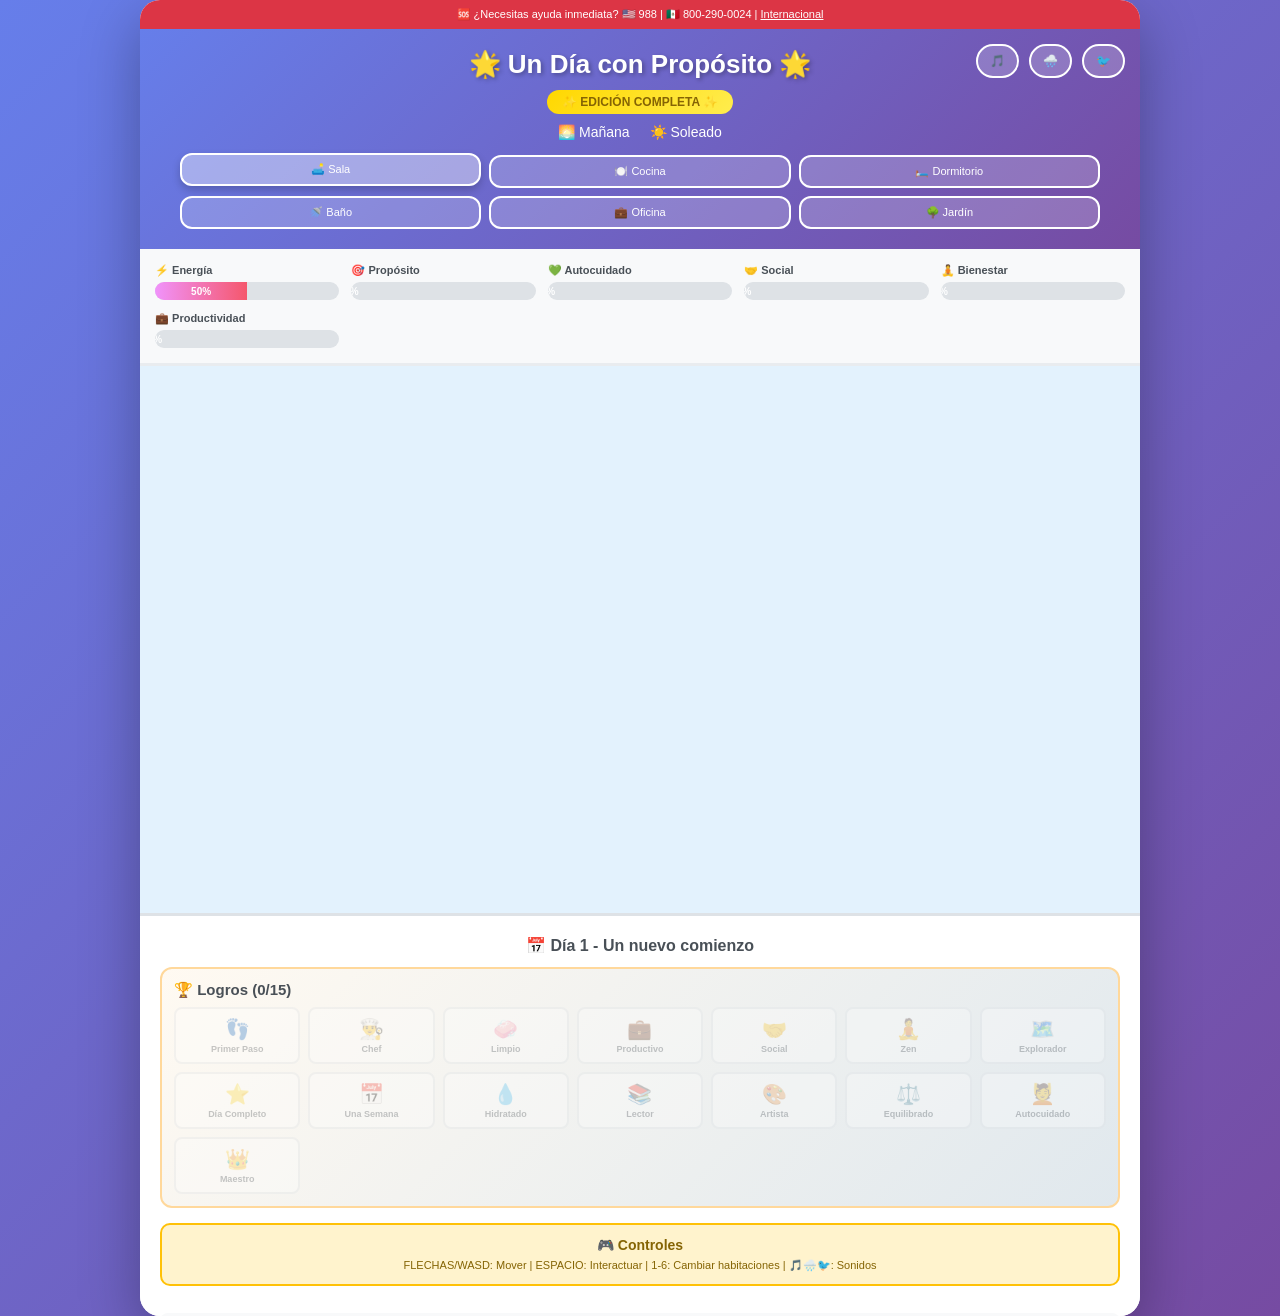
<file: juego-completo-definitivo.html>
<!DOCTYPE html>
<html lang="es">
<head>
    <meta charset="UTF-8">
    <meta name="viewport" content="width=device-width, initial-scale=1.0">
    <title>Un Día con Propósito - Edición Completa</title>
    <style>
        * {
            margin: 0;
            padding: 0;
            box-sizing: border-box;
        }

        body {
            font-family: 'Segoe UI', Tahoma, Geneva, Verdana, sans-serif;
            background: linear-gradient(135deg, #667eea 0%, #764ba2 100%);
            display: flex;
            justify-content: center;
            align-items: center;
            min-height: 100vh;
            overflow: hidden;
        }

        #game-container {
            background: white;
            border-radius: 20px;
            box-shadow: 0 20px 60px rgba(0,0,0,0.3);
            overflow: hidden;
            max-width: 1000px;
            width: 95%;
        }

        #game-header {
            background: linear-gradient(135deg, #667eea 0%, #764ba2 100%);
            color: white;
            padding: 20px;
            text-align: center;
            position: relative;
        }

        #game-header h1 {
            font-size: 26px;
            margin-bottom: 5px;
            text-shadow: 2px 2px 4px rgba(0,0,0,0.3);
        }

        .version-badge {
            display: inline-block;
            background: linear-gradient(135deg, #ffd700 0%, #ffed4e 100%);
            color: #856404;
            padding: 5px 15px;
            border-radius: 20px;
            font-size: 12px;
            font-weight: bold;
            margin-top: 5px;
            animation: pulse 2s infinite;
        }

        #audio-controls {
            position: absolute;
            top: 15px;
            right: 15px;
            display: flex;
            gap: 10px;
        }

        .audio-btn {
            background: rgba(255,255,255,0.2);
            border: 2px solid white;
            color: white;
            padding: 8px 12px;
            border-radius: 20px;
            cursor: pointer;
            font-size: 12px;
            transition: all 0.3s ease;
        }

        .audio-btn:hover {
            background: rgba(255,255,255,0.3);
            transform: scale(1.05);
        }

        .audio-btn.active {
            background: rgba(255,255,255,0.4);
        }

        #time-weather {
            display: flex;
            justify-content: center;
            gap: 20px;
            margin-top: 10px;
            font-size: 14px;
        }

        #room-selector {
            display: grid;
            grid-template-columns: repeat(3, 1fr);
            gap: 8px;
            margin-top: 15px;
            padding: 0 20px;
        }

        .room-btn {
            background: rgba(255,255,255,0.2);
            border: 2px solid white;
            color: white;
            padding: 8px 10px;
            border-radius: 12px;
            cursor: pointer;
            font-size: 11px;
            transition: all 0.3s ease;
        }

        .room-btn:hover, .room-btn.active {
            background: rgba(255,255,255,0.4);
            transform: translateY(-2px);
            box-shadow: 0 4px 8px rgba(0,0,0,0.2);
        }

        #game-stats {
            display: grid;
            grid-template-columns: repeat(auto-fit, minmax(180px, 1fr));
            gap: 12px;
            padding: 15px;
            background: #f8f9fa;
            border-bottom: 3px solid #e9ecef;
        }

        .stat-bar {
            min-width: 150px;
        }

        .stat-label {
            font-size: 11px;
            font-weight: bold;
            color: #495057;
            margin-bottom: 5px;
            display: flex;
            align-items: center;
            gap: 5px;
        }

        .stat-progress {
            background: #dee2e6;
            height: 18px;
            border-radius: 10px;
            overflow: hidden;
            position: relative;
        }

        .stat-fill {
            height: 100%;
            transition: width 0.5s ease;
            display: flex;
            align-items: center;
            justify-content: center;
            font-size: 10px;
            font-weight: bold;
            color: white;
        }

        .stat-fill.energy { background: linear-gradient(90deg, #f093fb 0%, #f5576c 100%); }
        .stat-fill.purpose { background: linear-gradient(90deg, #4facfe 0%, #00f2fe 100%); }
        .stat-fill.care { background: linear-gradient(90deg, #43e97b 0%, #38f9d7 100%); }
        .stat-fill.social { background: linear-gradient(90deg, #fa709a 0%, #fee140 100%); }
        .stat-fill.wellness { background: linear-gradient(90deg, #a18cd1 0%, #fbc2eb 100%); }
        .stat-fill.productivity { background: linear-gradient(90deg, #ffecd2 0%, #fcb69f 100%); }

        #game-canvas {
            display: block;
            background: #e3f2fd;
            width: 100%;
            height: 550px;
            border-bottom: 3px solid #dee2e6;
            position: relative;
        }

        #game-info {
            padding: 20px;
            background: white;
            max-height: 400px;
            overflow-y: auto;
        }

        #achievements-container {
            margin-bottom: 15px;
            background: linear-gradient(135deg, #ffd89b22 0%, #19547b22 100%);
            border: 2px solid #ffd89b;
            border-radius: 12px;
            padding: 12px;
        }

        #achievements-title {
            font-weight: bold;
            color: #495057;
            margin-bottom: 8px;
            font-size: 15px;
        }

        #achievements-list {
            display: grid;
            grid-template-columns: repeat(auto-fill, minmax(110px, 1fr));
            gap: 8px;
        }

        .achievement {
            background: white;
            border: 2px solid #dee2e6;
            border-radius: 8px;
            padding: 8px;
            text-align: center;
            transition: all 0.3s ease;
            opacity: 0.3;
        }

        .achievement.unlocked {
            opacity: 1;
            border-color: #ffd700;
            background: linear-gradient(135deg, #ffd70022 0%, #ffed4e22 100%);
            animation: unlockPulse 0.5s ease;
        }

        @keyframes unlockPulse {
            0%, 100% { transform: scale(1); }
            50% { transform: scale(1.1); }
        }

        .achievement-icon {
            font-size: 20px;
            margin-bottom: 3px;
        }

        .achievement-name {
            font-size: 9px;
            font-weight: bold;
            color: #495057;
        }

        #achievement-notification {
            position: fixed;
            top: 20px;
            right: 20px;
            background: linear-gradient(135deg, #ffd700 0%, #ffed4e 100%);
            border: 3px solid #fff;
            border-radius: 15px;
            padding: 20px;
            box-shadow: 0 10px 30px rgba(0,0,0,0.3);
            display: none;
            animation: slideInRight 0.5s ease;
            z-index: 1000;
            max-width: 250px;
        }

        @keyframes slideInRight {
            from { transform: translateX(400px); opacity: 0; }
            to { transform: translateX(0); opacity: 1; }
        }

        @keyframes pulse {
            0%, 100% { transform: scale(1); }
            50% { transform: scale(1.05); }
        }

        .notification-title {
            font-size: 16px;
            font-weight: bold;
            color: #856404;
            margin-bottom: 8px;
        }

        .notification-content {
            font-size: 13px;
            color: #856404;
        }

        #tasks-container {
            display: grid;
            grid-template-columns: repeat(auto-fill, minmax(160px, 1fr));
            gap: 10px;
            margin-bottom: 15px;
        }

        .task-card {
            background: linear-gradient(135deg, #667eea22 0%, #764ba222 100%);
            border: 2px solid #667eea;
            border-radius: 10px;
            padding: 10px;
            cursor: pointer;
            transition: all 0.3s ease;
            position: relative;
        }

        .task-card:hover {
            transform: translateY(-2px);
            box-shadow: 0 4px 12px rgba(102, 126, 234, 0.3);
        }

        .task-card.completed {
            background: linear-gradient(135deg, #43e97b22 0%, #38f9d722 100%);
            border-color: #43e97b;
            opacity: 0.7;
        }

        .task-card.completed::after {
            content: '✓';
            position: absolute;
            top: 8px;
            right: 8px;
            font-size: 20px;
            color: #43e97b;
        }

        .task-title {
            font-weight: bold;
            color: #495057;
            margin-bottom: 3px;
            font-size: 13px;
        }

        .task-description {
            font-size: 11px;
            color: #6c757d;
        }

        #controls-hint {
            background: #fff3cd;
            border: 2px solid #ffc107;
            border-radius: 10px;
            padding: 12px;
            margin-bottom: 12px;
            text-align: center;
        }

        #controls-hint h3 {
            color: #856404;
            font-size: 14px;
            margin-bottom: 6px;
        }

        #controls-hint p {
            color: #856404;
            font-size: 11px;
        }

        #message-box {
            background: #d4edda;
            border: 2px solid #28a745;
            border-radius: 10px;
            padding: 12px;
            margin-top: 12px;
            display: none;
            animation: slideIn 0.3s ease;
        }

        @keyframes slideIn {
            from { opacity: 0; transform: translateY(-10px); }
            to { opacity: 1; transform: translateY(0); }
        }

        #message-text {
            color: #155724;
            font-weight: 500;
            text-align: center;
            font-size: 12px;
        }

        .crisis-banner {
            background: #dc3545;
            color: white;
            padding: 8px;
            text-align: center;
            font-size: 11px;
        }

        .crisis-banner a {
            color: white;
            text-decoration: underline;
        }

        #day-counter {
            text-align: center;
            font-size: 16px;
            color: #495057;
            font-weight: bold;
            margin-bottom: 12px;
        }

        .motivational-quote {
            text-align: center;
            font-style: italic;
            color: #6c757d;
            font-size: 12px;
            margin-top: 12px;
            padding: 10px;
            background: #f8f9fa;
            border-radius: 8px;
        }

        .rain-drop {
            position: absolute;
            width: 2px;
            height: 20px;
            background: linear-gradient(to bottom, transparent, rgba(174, 194, 224, 0.5));
            animation: fall linear infinite;
        }

        @keyframes fall {
            to { transform: translateY(100vh); }
        }
    </style>
</head>
<body>
    <div id="game-container">
        <div class="crisis-banner">
            🆘 ¿Necesitas ayuda inmediata? 🇺🇸 988 | 🇲🇽 800-290-0024 | <a href="https://findahelpline.com" target="_blank">Internacional</a>
        </div>

        <div id="game-header">
            <div id="audio-controls">
                <button class="audio-btn" id="music-toggle">🎵</button>
                <button class="audio-btn" id="rain-toggle">🌧️</button>
                <button class="audio-btn" id="birds-toggle">🐦</button>
            </div>
            <h1>🌟 Un Día con Propósito 🌟</h1>
            <div class="version-badge">✨ EDICIÓN COMPLETA ✨</div>
            <div id="time-weather">
                <span id="time-display">🌅 Mañana</span>
                <span id="weather-display">☀️ Soleado</span>
            </div>
            <div id="room-selector">
                <button class="room-btn active" data-room="living">🛋️ Sala</button>
                <button class="room-btn" data-room="kitchen">🍽️ Cocina</button>
                <button class="room-btn" data-room="bedroom">🛏️ Dormitorio</button>
                <button class="room-btn" data-room="bathroom">🚿 Baño</button>
                <button class="room-btn" data-room="office">💼 Oficina</button>
                <button class="room-btn" data-room="garden">🌳 Jardín</button>
            </div>
        </div>

        <div id="game-stats">
            <div class="stat-bar">
                <div class="stat-label">⚡ Energía</div>
                <div class="stat-progress"><div class="stat-fill energy" id="energy-bar" style="width: 50%">50%</div></div>
            </div>
            <div class="stat-bar">
                <div class="stat-label">🎯 Propósito</div>
                <div class="stat-progress"><div class="stat-fill purpose" id="purpose-bar" style="width: 0%">0%</div></div>
            </div>
            <div class="stat-bar">
                <div class="stat-label">💚 Autocuidado</div>
                <div class="stat-progress"><div class="stat-fill care" id="care-bar" style="width: 0%">0%</div></div>
            </div>
            <div class="stat-bar">
                <div class="stat-label">🤝 Social</div>
                <div class="stat-progress"><div class="stat-fill social" id="social-bar" style="width: 0%">0%</div></div>
            </div>
            <div class="stat-bar">
                <div class="stat-label">🧘 Bienestar</div>
                <div class="stat-progress"><div class="stat-fill wellness" id="wellness-bar" style="width: 0%">0%</div></div>
            </div>
            <div class="stat-bar">
                <div class="stat-label">💼 Productividad</div>
                <div class="stat-progress"><div class="stat-fill productivity" id="productivity-bar" style="width: 0%">0%</div></div>
            </div>
        </div>

        <canvas id="game-canvas" width="900" height="550"></canvas>

        <div id="game-info">
            <div id="day-counter">📅 Día 1 - Un nuevo comienzo</div>

            <div id="achievements-container">
                <div id="achievements-title">🏆 Logros (0/15)</div>
                <div id="achievements-list">
                    <div class="achievement" data-achievement="first-step"><div class="achievement-icon">👣</div><div class="achievement-name">Primer Paso</div></div>
                    <div class="achievement" data-achievement="chef"><div class="achievement-icon">👨‍🍳</div><div class="achievement-name">Chef</div></div>
                    <div class="achievement" data-achievement="clean"><div class="achievement-icon">🧼</div><div class="achievement-name">Limpio</div></div>
                    <div class="achievement" data-achievement="productive"><div class="achievement-icon">💼</div><div class="achievement-name">Productivo</div></div>
                    <div class="achievement" data-achievement="social"><div class="achievement-icon">🤝</div><div class="achievement-name">Social</div></div>
                    <div class="achievement" data-achievement="zen"><div class="achievement-icon">🧘</div><div class="achievement-name">Zen</div></div>
                    <div class="achievement" data-achievement="explorer"><div class="achievement-icon">🗺️</div><div class="achievement-name">Explorador</div></div>
                    <div class="achievement" data-achievement="complete-day"><div class="achievement-icon">⭐</div><div class="achievement-name">Día Completo</div></div>
                    <div class="achievement" data-achievement="week"><div class="achievement-icon">📅</div><div class="achievement-name">Una Semana</div></div>
                    <div class="achievement" data-achievement="hydrated"><div class="achievement-icon">💧</div><div class="achievement-name">Hidratado</div></div>
                    <div class="achievement" data-achievement="reader"><div class="achievement-icon">📚</div><div class="achievement-name">Lector</div></div>
                    <div class="achievement" data-achievement="artist"><div class="achievement-icon">🎨</div><div class="achievement-name">Artista</div></div>
                    <div class="achievement" data-achievement="balanced"><div class="achievement-icon">⚖️</div><div class="achievement-name">Equilibrado</div></div>
                    <div class="achievement" data-achievement="selfcare"><div class="achievement-icon">💆</div><div class="achievement-name">Autocuidado</div></div>
                    <div class="achievement" data-achievement="master"><div class="achievement-icon">👑</div><div class="achievement-name">Maestro</div></div>
                </div>
            </div>

            <div id="controls-hint">
                <h3>🎮 Controles</h3>
                <p>FLECHAS/WASD: Mover | ESPACIO: Interactuar | 1-6: Cambiar habitaciones | 🎵🌧️🐦: Sonidos</p>
            </div>

            <div id="tasks-container"></div>

            <div id="message-box"><div id="message-text"></div></div>
            <div class="motivational-quote">"Cada pequeña acción es un acto de amor propio. Tú importas."</div>
        </div>
    </div>

    <div id="achievement-notification">
        <div class="notification-title">🏆 ¡Logro!</div>
        <div class="notification-content" id="notification-text"></div>
    </div>

    <script>
        // Audio System
        let audioContext;
        let musicOscillators = [];
        let rainNoise, birdsOscillators = [];
        let musicPlaying = false, rainPlaying = false, birdsPlaying = false;

        function initAudio() {
            audioContext = new (window.AudioContext || window.webkitAudioContext)();
        }

        // Relaxing music
        function toggleMusic() {
            if (!audioContext) initAudio();
            if (musicPlaying) {
                stopMusic();
                document.getElementById('music-toggle').classList.remove('active');
            } else {
                playMusic();
                document.getElementById('music-toggle').classList.add('active');
            }
        }

        function playMusic() {
            const frequencies = [261.63, 329.63, 392.00, 523.25, 659.25];
            frequencies.forEach((freq, i) => {
                const osc = audioContext.createOscillator();
                const gain = audioContext.createGain();
                osc.frequency.value = freq;
                osc.type = 'sine';
                gain.gain.value = 0.03;
                osc.connect(gain);
                gain.connect(audioContext.destination);
                osc.start(audioContext.currentTime + i * 0.2);
                musicOscillators.push({osc, gain});
            });
            musicPlaying = true;
        }

        function stopMusic() {
            musicOscillators.forEach(({osc, gain}) => {
                gain.gain.exponentialRampToValueAtTime(0.001, audioContext.currentTime + 0.5);
                osc.stop(audioContext.currentTime + 0.5);
            });
            musicOscillators = [];
            musicPlaying = false;
        }

        // Rain sound
        function toggleRain() {
            if (!audioContext) initAudio();
            if (rainPlaying) {
                stopRain();
                document.getElementById('rain-toggle').classList.remove('active');
                gameState.weather = 'sunny';
                stopVisualRain();
            } else {
                playRain();
                document.getElementById('rain-toggle').classList.add('active');
                gameState.weather = 'rain';
                startVisualRain();
            }
        }

        function playRain() {
            const bufferSize = 4096;
            const whiteNoise = audioContext.createScriptProcessor(bufferSize, 1, 1);
            whiteNoise.onaudioprocess = function(e) {
                const output = e.outputBuffer.getChannelData(0);
                for (let i = 0; i < bufferSize; i++) {
                    output[i] = (Math.random() * 2 - 1) * 0.1;
                }
            };

            const filter = audioContext.createBiquadFilter();
            filter.type = 'lowpass';
            filter.frequency.value = 1000;

            whiteNoise.connect(filter);
            filter.connect(audioContext.destination);
            rainNoise = whiteNoise;
            rainPlaying = true;
        }

        function stopRain() {
            if (rainNoise) rainNoise.disconnect();
            rainPlaying = false;
        }

        // Birds sound
        function toggleBirds() {
            if (!audioContext) initAudio();
            if (birdsPlaying) {
                stopBirds();
                document.getElementById('birds-toggle').classList.remove('active');
            } else {
                playBirds();
                document.getElementById('birds-toggle').classList.add('active');
            }
        }

        function playBirds() {
            function chirp() {
                const osc = audioContext.createOscillator();
                const gain = audioContext.createGain();
                osc.frequency.value = 2000 + Math.random() * 1000;
                osc.type = 'sine';
                gain.gain.value = 0.05;
                gain.gain.exponentialRampToValueAtTime(0.001, audioContext.currentTime + 0.2);
                osc.connect(gain);
                gain.connect(audioContext.destination);
                osc.start();
                osc.stop(audioContext.currentTime + 0.2);

                if (birdsPlaying) {
                    setTimeout(chirp, 1000 + Math.random() * 3000);
                }
            }
            birdsPlaying = true;
            chirp();
        }

        function stopBirds() {
            birdsPlaying = false;
        }

        function playSuccess() {
            if (!audioContext) initAudio();
            const osc = audioContext.createOscillator();
            const gain = audioContext.createGain();
            osc.frequency.setValueAtTime(523.25, audioContext.currentTime);
            osc.frequency.exponentialRampToValueAtTime(783.99, audioContext.currentTime + 0.1);
            osc.type = 'sine';
            gain.gain.value = 0.3;
            gain.gain.exponentialRampToValueAtTime(0.01, audioContext.currentTime + 0.3);
            osc.connect(gain);
            gain.connect(audioContext.destination);
            osc.start();
            osc.stop(audioContext.currentTime + 0.3);
        }

        // Visual rain
        let rainInterval;
        function startVisualRain() {
            rainInterval = setInterval(() => {
                if (Math.random() > 0.7) {
                    const drop = document.createElement('div');
                    drop.className = 'rain-drop';
                    drop.style.left = Math.random() * 100 + '%';
                    drop.style.animationDuration = (Math.random() * 0.5 + 0.5) + 's';
                    document.body.appendChild(drop);
                    setTimeout(() => drop.remove(), 1000);
                }
            }, 50);
        }

        function stopVisualRain() {
            clearInterval(rainInterval);
            document.querySelectorAll('.rain-drop').forEach(d => d.remove());
        }

        // Game State
        const gameState = {
            day: 1,
            timeOfDay: 'morning',
            weather: 'sunny',
            energy: 50,
            purpose: 0,
            care: 0,
            social: 0,
            wellness: 0,
            productivity: 0,
            currentRoom: 'living',
            tasks: {},
            achievements: {},
            achievementCount: 0,
            playerX: 450,
            playerY: 275,
            playerSpeed: 4,
            playerAnimFrame: 0,
            animCounter: 0,
            celebrating: false,
            roomsVisited: new Set(['living'])
        };

        // Tasks definition
        const allTasks = {
            // Cocina
            breakfast: { room: 'kitchen', icon: '🍳', name: 'Desayunar', desc: 'Nutre tu cuerpo' },
            cook: { room: 'kitchen', icon: '🍲', name: 'Cocinar', desc: 'Prepara comida' },
            dishes: { room: 'kitchen', icon: '🍽️', name: 'Lavar platos', desc: 'Limpieza' },
            organize_pantry: { room: 'kitchen', icon: '🥫', name: 'Organizar despensa', desc: 'Orden' },
            water: { room: 'kitchen', icon: '💧', name: 'Beber agua', desc: 'Hidrátate' },

            // Sala
            friend: { room: 'living', icon: '💬', name: 'Llamar amigo', desc: 'Conecta' },
            hobby: { room: 'living', icon: '🎨', name: 'Practicar hobby', desc: 'Creatividad' },
            music: { room: 'living', icon: '🎵', name: 'Escuchar música', desc: 'Relájate' },
            tv_relax: { room: 'living', icon: '📺', name: 'Ver algo', desc: 'Descanso mental' },

            // Dormitorio
            rest: { room: 'bedroom', icon: '😴', name: 'Descansar', desc: 'Recupera energía' },
            gratitude: { room: 'bedroom', icon: '📝', name: 'Diario gratitud', desc: 'Reflexiona' },
            read: { room: 'bedroom', icon: '📚', name: 'Leer', desc: 'Expande tu mente' },
            organize_room: { room: 'bedroom', icon: '🧹', name: 'Ordenar cuarto', desc: 'Espacio limpio' },

            // Baño
            shower: { room: 'bathroom', icon: '🚿', name: 'Ducharse', desc: 'Higiene' },
            skincare: { room: 'bathroom', icon: '🧴', name: 'Rutina cuidado', desc: 'Mímate' },
            brush_teeth: { room: 'bathroom', icon: '🪥', name: 'Cepillar dientes', desc: 'Salud bucal' },

            // Oficina
            plan_day: { room: 'office', icon: '📋', name: 'Planificar día', desc: 'Organízate' },
            work: { room: 'office', icon: '💼', name: 'Trabajar/estudiar', desc: 'Productivo' },
            organize_desk: { room: 'office', icon: '🗂️', name: 'Ordenar escritorio', desc: 'Espacio limpio' },
            learn: { room: 'office', icon: '🎓', name: 'Aprender algo', desc: 'Crece' },

            // Jardín
            exercise: { room: 'garden', icon: '🏃', name: 'Ejercicio', desc: 'Muévete' },
            meditate: { room: 'garden', icon: '🧘', name: 'Meditar', desc: 'Paz interior' },
            nature: { room: 'garden', icon: '🌻', name: 'Disfrutar naturaleza', desc: 'Conecta' },
            breathe: { room: 'garden', icon: '🌬️', name: 'Respirar profundo', desc: 'Calma' }
        };

        // Initialize tasks
        Object.keys(allTasks).forEach(key => gameState.tasks[key] = false);

        // Initialize achievements
        const achievementsList = ['first-step', 'chef', 'clean', 'productive', 'social', 'zen', 'explorer',
                                  'complete-day', 'week', 'hydrated', 'reader', 'artist', 'balanced', 'selfcare', 'master'];
        achievementsList.forEach(a => gameState.achievements[a] = false);

        // Room configurations
        const rooms = {
            living: {
                name: '🛋️ Sala',
                bg: '#FFF8DC',
                objects: [
                    { x: 120, y: 120, w: 60, h: 60, type: 'friend', color: '#FFB4E5' },
                    { x: 720, y: 120, w: 60, h: 60, type: 'hobby', color: '#E5B4FF' },
                    { x: 120, y: 420, w: 60, h: 60, type: 'music', color: '#FFD1B3' },
                    { x: 720, y: 420, w: 60, h: 60, type: 'tv_relax', color: '#B4E5FF' }
                ]
            },
            kitchen: {
                name: '🍽️ Cocina',
                bg: '#FFFACD',
                objects: [
                    { x: 120, y: 120, w: 60, h: 60, type: 'breakfast', color: '#FFE5B4' },
                    { x: 720, y: 120, w: 60, h: 60, type: 'cook', color: '#FFD4B4' },
                    { x: 120, y: 420, w: 60, h: 60, type: 'dishes', color: '#B4E5FF' },
                    { x: 720, y: 420, w: 60, h: 60, type: 'water', color: '#CCEFFF' },
                    { x: 420, y: 270, w: 60, h: 60, type: 'organize_pantry', color: '#FFE4C4' }
                ]
            },
            bedroom: {
                name: '🛏️ Dormitorio',
                bg: '#E6E6FA',
                objects: [
                    { x: 150, y: 150, w: 60, h: 60, type: 'rest', color: '#B4FFE5' },
                    { x: 690, y: 150, w: 60, h: 60, type: 'gratitude', color: '#FFE5E5' },
                    { x: 150, y: 380, w: 60, h: 60, type: 'read', color: '#FFF4B4' },
                    { x: 690, y: 380, w: 60, h: 60, type: 'organize_room', color: '#E5D4FF' }
                ]
            },
            bathroom: {
                name: '🚿 Baño',
                bg: '#E0F7FA',
                objects: [
                    { x: 200, y: 200, w: 60, h: 60, type: 'shower', color: '#B4E5FF' },
                    { x: 640, y: 200, w: 60, h: 60, type: 'skincare', color: '#FFD4E5' },
                    { x: 420, y: 350, w: 60, h: 60, type: 'brush_teeth', color: '#FFFFFF' }
                ]
            },
            office: {
                name: '💼 Oficina',
                bg: '#F5F5DC',
                objects: [
                    { x: 150, y: 150, w: 60, h: 60, type: 'plan_day', color: '#FFE4B5' },
                    { x: 690, y: 150, w: 60, h: 60, type: 'work', color: '#D4E5FF' },
                    { x: 150, y: 380, w: 60, h: 60, type: 'organize_desk', color: '#E5E5E5' },
                    { x: 690, y: 380, w: 60, h: 60, type: 'learn', color: '#FFE5D4' }
                ]
            },
            garden: {
                name: '🌳 Jardín',
                bg: '#E8F5E9',
                objects: [
                    { x: 200, y: 180, w: 60, h: 60, type: 'exercise', color: '#B4FFB4' },
                    { x: 640, y: 180, w: 60, h: 60, type: 'meditate', color: '#D4FFE5' },
                    { x: 200, y: 370, w: 60, h: 60, type: 'nature', color: '#FFE5B4' },
                    { x: 640, y: 370, w: 60, h: 60, type: 'breathe', color: '#E5F5FF' }
                ]
            }
        };

        // Canvas
        const canvas = document.getElementById('game-canvas');
        const ctx = canvas.getContext('2d');

        // Input
        const keys = {};
        document.addEventListener('keydown', (e) => {
            keys[e.key.toLowerCase()] = true;
            if (e.key === ' ') { e.preventDefault(); checkInteraction(); }
            if (e.key >= '1' && e.key <= '6') {
                const roomNames = ['living', 'kitchen', 'bedroom', 'bathroom', 'office', 'garden'];
                changeRoom(roomNames[parseInt(e.key) - 1]);
            }
        });
        document.addEventListener('keyup', (e) => keys[e.key.toLowerCase()] = false);

        // Audio controls
        document.getElementById('music-toggle').addEventListener('click', toggleMusic);
        document.getElementById('rain-toggle').addEventListener('click', toggleRain);
        document.getElementById('birds-toggle').addEventListener('click', toggleBirds);

        // Room buttons
        document.querySelectorAll('.room-btn').forEach(btn => {
            btn.addEventListener('click', () => changeRoom(btn.dataset.room));
        });

        function changeRoom(roomName) {
            if (!rooms[roomName]) return;
            gameState.currentRoom = roomName;
            gameState.playerX = 450;
            gameState.playerY = 275;
            gameState.roomsVisited.add(roomName);

            document.querySelectorAll('.room-btn').forEach(b => b.classList.remove('active'));
            document.querySelector(`[data-room="${roomName}"]`).classList.add('active');

            if (gameState.roomsVisited.size >= 6 && !gameState.achievements.explorer) {
                unlockAchievement('explorer', 'Exploraste todas las habitaciones');
            }
        }

        function updatePlayer() {
            if (gameState.celebrating) return;
            let moving = false, newX = gameState.playerX, newY = gameState.playerY;

            if (keys['arrowup'] || keys['w']) { newY -= gameState.playerSpeed; moving = true; }
            if (keys['arrowdown'] || keys['s']) { newY += gameState.playerSpeed; moving = true; }
            if (keys['arrowleft'] || keys['a']) { newX -= gameState.playerSpeed; moving = true; }
            if (keys['arrowright'] || keys['d']) { newX += gameState.playerSpeed; moving = true; }

            const ps = 40;
            if (newX >= ps/2 && newX <= canvas.width - ps/2) gameState.playerX = newX;
            if (newY >= ps/2 && newY <= canvas.height - ps/2) gameState.playerY = newY;

            if (moving) {
                gameState.animCounter++;
                if (gameState.animCounter % 8 === 0) gameState.playerAnimFrame = (gameState.playerAnimFrame + 1) % 4;
            } else {
                gameState.playerAnimFrame = 0;
            }
        }

        function drawPlayer() {
            const ps = 40, x = gameState.playerX, y = gameState.playerY;
            ctx.save();

            if (gameState.celebrating) {
                const bounce = Math.sin(gameState.animCounter * 0.3) * 20;
                ctx.translate(0, bounce);
            }

            // Shadow
            ctx.fillStyle = 'rgba(0,0,0,0.2)';
            ctx.beginPath();
            ctx.ellipse(x, y + ps/2, ps/3, ps/6, 0, 0, Math.PI * 2);
            ctx.fill();

            // Body
            ctx.fillStyle = '#667eea';
            ctx.beginPath();
            ctx.arc(x, y - 5, ps/2, 0, Math.PI * 2);
            ctx.fill();

            // Face
            ctx.fillStyle = '#FFD1B3';
            ctx.beginPath();
            ctx.arc(x, y - 10, ps/3, 0, Math.PI * 2);
            ctx.fill();

            // Eyes
            const eyeOffset = 5, eyeY = y - 13;
            ctx.fillStyle = '#000';
            if (gameState.playerAnimFrame === 2) {
                ctx.fillRect(x - eyeOffset, eyeY, 3, 1);
                ctx.fillRect(x + eyeOffset - 3, eyeY, 3, 1);
            } else {
                ctx.beginPath();
                ctx.arc(x - eyeOffset, eyeY, 2, 0, Math.PI * 2);
                ctx.arc(x + eyeOffset, eyeY, 2, 0, Math.PI * 2);
                ctx.fill();
            }

            // Smile
            ctx.strokeStyle = '#000';
            ctx.lineWidth = gameState.celebrating ? 2 : 1.5;
            ctx.beginPath();
            ctx.arc(x, y - 5, gameState.celebrating ? 10 : 8, 0.2, Math.PI - 0.2);
            ctx.stroke();

            // Arms
            const armOffset = Math.sin(gameState.playerAnimFrame * 0.5) * 3;
            ctx.strokeStyle = '#667eea';
            ctx.lineWidth = 3;

            if (gameState.celebrating) {
                ctx.beginPath();
                ctx.moveTo(x - 15, y); ctx.lineTo(x - 20, y - 15); ctx.stroke();
                ctx.beginPath();
                ctx.moveTo(x + 15, y); ctx.lineTo(x + 20, y - 15); ctx.stroke();
            } else {
                ctx.beginPath();
                ctx.moveTo(x - 15, y); ctx.lineTo(x - 20, y + 10 + armOffset); ctx.stroke();
                ctx.beginPath();
                ctx.moveTo(x + 15, y); ctx.lineTo(x + 20, y + 10 - armOffset); ctx.stroke();
            }

            // Legs
            const legOffset = Math.sin(gameState.playerAnimFrame * 0.5) * 5;
            ctx.lineWidth = 4;
            ctx.beginPath();
            ctx.moveTo(x - 8, y + 15); ctx.lineTo(x - 8, y + 25 + legOffset); ctx.stroke();
            ctx.beginPath();
            ctx.moveTo(x + 8, y + 15); ctx.lineTo(x + 8, y + 25 - legOffset); ctx.stroke();

            ctx.restore();
        }

        function drawObjects() {
            const room = rooms[gameState.currentRoom];
            if (!room) return;

            room.objects.forEach(obj => {
                const task = allTasks[obj.type];
                if (!task) return;

                ctx.fillStyle = obj.color;
                ctx.fillRect(obj.x, obj.y, obj.w, obj.h);
                ctx.strokeStyle = '#495057';
                ctx.lineWidth = 2;
                ctx.strokeRect(obj.x, obj.y, obj.w, obj.h);

                ctx.font = '32px Arial';
                ctx.textAlign = 'center';
                ctx.textBaseline = 'middle';
                ctx.fillText(task.icon, obj.x + obj.w/2, obj.y + obj.h/2);

                ctx.font = '10px Arial';
                ctx.fillStyle = '#000';
                ctx.fillText(task.name, obj.x + obj.w/2, obj.y + obj.h + 12);

                const dist = Math.hypot(gameState.playerX - (obj.x + obj.w/2), gameState.playerY - (obj.y + obj.h/2));

                if (dist < 100) {
                    ctx.strokeStyle = '#ffc107';
                    ctx.lineWidth = 3;
                    ctx.strokeRect(obj.x - 2, obj.y - 2, obj.w + 4, obj.h + 4);

                    if (!gameState.tasks[obj.type]) {
                        ctx.font = 'bold 11px Arial';
                        ctx.fillStyle = '#ffc107';
                        ctx.fillText('ESPACIO', obj.x + obj.w/2, obj.y - 15);
                    }
                }

                if (gameState.tasks[obj.type]) {
                    ctx.font = '24px Arial';
                    ctx.fillStyle = '#28a745';
                    ctx.fillText('✓', obj.x + obj.w - 10, obj.y + 10);
                }
            });
        }

        function drawBackground() {
            const room = rooms[gameState.currentRoom];
            if (!room) return;

            // Sky/background
            let bgColor = room.bg;
            if (gameState.timeOfDay === 'afternoon') bgColor = adjustColor(bgColor, -10);
            if (gameState.timeOfDay === 'night') bgColor = adjustColor(bgColor, -30);

            ctx.fillStyle = bgColor;
            ctx.fillRect(0, 0, canvas.width, canvas.height);

            // Floor grid
            ctx.strokeStyle = 'rgba(0,0,0,0.08)';
            ctx.lineWidth = 1;
            for (let i = 0; i < canvas.width; i += 50) {
                ctx.beginPath(); ctx.moveTo(i, 0); ctx.lineTo(i, canvas.height); ctx.stroke();
            }
            for (let i = 0; i < canvas.height; i += 50) {
                ctx.beginPath(); ctx.moveTo(0, i); ctx.lineTo(canvas.width, i); ctx.stroke();
            }

            // Room name
            ctx.font = 'bold 18px Arial';
            ctx.fillStyle = 'rgba(0,0,0,0.25)';
            ctx.textAlign = 'center';
            ctx.fillText(room.name, canvas.width/2, 30);
        }

        function adjustColor(hex, percent) {
            const num = parseInt(hex.replace('#', ''), 16);
            const amt = Math.round(2.55 * percent);
            const R = (num >> 16) + amt;
            const G = (num >> 8 & 0x00FF) + amt;
            const B = (num & 0x0000FF) + amt;
            return '#' + (0x1000000 + (R < 255 ? R < 1 ? 0 : R : 255) * 0x10000 +
                (G < 255 ? G < 1 ? 0 : G : 255) * 0x100 +
                (B < 255 ? B < 1 ? 0 : B : 255))
                .toString(16).slice(1);
        }

        function checkInteraction() {
            const room = rooms[gameState.currentRoom];
            if (!room) return;

            room.objects.forEach(obj => {
                const dist = Math.hypot(gameState.playerX - (obj.x + obj.w/2), gameState.playerY - (obj.y + obj.h/2));
                if (dist < 100 && !gameState.tasks[obj.type]) {
                    completeTask(obj.type);
                }
            });
        }

        const taskEffects = {
            breakfast: { energy: 15, care: 10, purpose: 5, msg: '¡Desayunaste! Nutriste tu cuerpo.' },
            cook: { energy: -5, care: 15, purpose: 10, productivity: 10, msg: '¡Cocinaste! Crear tu comida es autocuidado.' },
            dishes: { care: 10, productivity: 8, wellness: 5, msg: '¡Lavaste los platos! Un espacio limpio, mente clara.' },
            organize_pantry: { productivity: 12, wellness: 8, msg: '¡Organizaste! El orden trae paz.' },
            water: { energy: 8, care: 10, wellness: 10, msg: '¡Te hidrataste! El agua es vida.' },

            friend: { social: 20, purpose: 10, energy: 5, msg: '¡Conectaste! Las relaciones nos nutren.' },
            hobby: { purpose: 15, care: 10, wellness: 15, msg: '¡Creatividad! Tus pasiones importan.' },
            music: { wellness: 15, purpose: 10, msg: '¡Música! Sana el alma.' },
            tv_relax: { energy: 10, wellness: 10, msg: '¡Descansaste! El descanso mental es válido.' },

            rest: { energy: 25, care: 10, wellness: 15, msg: '¡Descansaste! Recuperaste energía.' },
            gratitude: { purpose: 20, wellness: 15, care: 10, msg: '¡Gratitud! Cambia tu perspectiva.' },
            read: { purpose: 15, wellness: 10, productivity: 8, msg: '¡Leíste! Expandiste tu mente.' },
            organize_room: { care: 12, wellness: 15, productivity: 10, msg: '¡Orden! Espacio limpio, mente clara.' },

            shower: { energy: 10, care: 20, wellness: 15, msg: '¡Ducha! Limpieza es autocuidado.' },
            skincare: { care: 15, wellness: 10, msg: '¡Cuidado! Mereces mimarte.' },
            brush_teeth: { care: 10, wellness: 5, msg: '¡Higiene! Pequeñas acciones cuentan.' },

            plan_day: { productivity: 20, purpose: 15, msg: '¡Planificaste! La estructura ayuda.' },
            work: { productivity: 25, purpose: 15, energy: -10, msg: '¡Trabajaste! Eres productivo.' },
            organize_desk: { productivity: 15, wellness: 10, msg: '¡Escritorio limpio! Listo para producir.' },
            learn: { purpose: 20, productivity: 15, wellness: 10, msg: '¡Aprendiste! El crecimiento nunca para.' },

            exercise: { energy: -5, care: 20, wellness: 20, purpose: 10, msg: '¡Ejercicio! Endorfinas liberadas.' },
            meditate: { wellness: 25, purpose: 15, care: 15, msg: '¡Meditaste! Paz interior.' },
            nature: { wellness: 20, purpose: 10, energy: 10, msg: '¡Naturaleza! Conectaste con la tierra.' },
            breathe: { wellness: 15, care: 10, msg: '¡Respiraste! Calma tu mente.' }
        };

        function completeTask(taskType) {
            if (gameState.tasks[taskType]) return;
            gameState.tasks[taskType] = true;
            playSuccess();

            gameState.celebrating = true;
            setTimeout(() => gameState.celebrating = false, 1200);

            updateTaskCard(taskType);

            const effect = taskEffects[taskType] || {};
            gameState.energy = Math.max(0, Math.min(100, gameState.energy + (effect.energy || 0)));
            gameState.purpose = Math.min(100, gameState.purpose + (effect.purpose || 0));
            gameState.care = Math.min(100, gameState.care + (effect.care || 0)));
            gameState.social = Math.min(100, gameState.social + (effect.social || 0)));
            gameState.wellness = Math.min(100, gameState.wellness + (effect.wellness || 0)));
            gameState.productivity = Math.min(100, gameState.productivity + (effect.productivity || 0)));

            updateStats();
            showMessage(effect.msg || '¡Bien hecho!');
            checkAchievements();

            if (Object.values(gameState.tasks).every(t => t)) {
                setTimeout(() => completeDay(), 2000);
            }
        }

        function checkAchievements() {
            const completed = Object.values(gameState.tasks).filter(t => t).length;

            if (completed >= 1 && !gameState.achievements['first-step'])
                unlockAchievement('first-step', '¡Completaste tu primera tarea!');

            if (['breakfast', 'cook', 'dishes'].every(t => gameState.tasks[t]) && !gameState.achievements.chef)
                unlockAchievement('chef', '¡Maestro de la cocina!');

            if (['dishes', 'organize_room', 'organize_desk'].filter(t => gameState.tasks[t]).length >= 2 && !gameState.achievements.clean)
                unlockAchievement('clean', '¡Espacio limpio!');

            if (gameState.productivity >= 50 && !gameState.achievements.productive)
                unlockAchievement('productive', '¡Eres productivo!');

            if (gameState.social >= 40 && !gameState.achievements.social)
                unlockAchievement('social', '¡Conexión social!');

            if (gameState.wellness >= 60 && !gameState.achievements.zen)
                unlockAchievement('zen', '¡Estado zen alcanzado!');

            if (gameState.tasks.water && !gameState.achievements.hydrated)
                unlockAchievement('hydrated', '¡Bien hidratado!');

            if (gameState.tasks.read && !gameState.achievements.reader)
                unlockAchievement('reader', '¡Lector ávido!');

            if (gameState.tasks.hobby && !gameState.achievements.artist)
                unlockAchievement('artist', '¡Artista creativo!');

            if ([gameState.care, gameState.wellness, gameState.purpose].every(s => s >= 40) && !gameState.achievements.balanced)
                unlockAchievement('balanced', '¡Vida equilibrada!');

            if (gameState.care >= 60 && !gameState.achievements.selfcare)
                unlockAchievement('selfcare', '¡Maestro del autocuidado!');

            if (completed >= 20 && !gameState.achievements.master)
                unlockAchievement('master', '¡Eres un maestro!');

            if (gameState.day >= 7 && !gameState.achievements.week)
                unlockAchievement('week', '¡Una semana completa!');
        }

        function unlockAchievement(id, msg) {
            if (gameState.achievements[id]) return;
            gameState.achievements[id] = true;
            gameState.achievementCount++;

            document.querySelector(`[data-achievement="${id}"]`).classList.add('unlocked');
            document.getElementById('achievements-title').textContent =
                `🏆 Logros (${gameState.achievementCount}/15)`;

            const notif = document.getElementById('achievement-notification');
            document.getElementById('notification-text').textContent = msg;
            notif.style.display = 'block';
            playSuccess();
            setTimeout(() => notif.style.display = 'none', 3000);
        }

        function updateStats() {
            updateStatBar('energy-bar', gameState.energy);
            updateStatBar('purpose-bar', gameState.purpose);
            updateStatBar('care-bar', gameState.care);
            updateStatBar('social-bar', gameState.social);
            updateStatBar('wellness-bar', gameState.wellness);
            updateStatBar('productivity-bar', gameState.productivity);
        }

        function updateStatBar(id, val) {
            const bar = document.getElementById(id);
            bar.style.width = val + '%';
            bar.textContent = Math.round(val) + '%';
        }

        function showMessage(text) {
            const box = document.getElementById('message-box');
            document.getElementById('message-text').textContent = text;
            box.style.display = 'block';
            setTimeout(() => box.style.display = 'none', 3500);
        }

        function updateTaskCard(taskType) {
            const card = document.querySelector(`[data-task="${taskType}"]`);
            if (card) card.classList.add('completed');
        }

        function renderTaskCards() {
            const container = document.getElementById('tasks-container');
            container.innerHTML = '';

            Object.entries(allTasks).forEach(([key, task]) => {
                const card = document.createElement('div');
                card.className = 'task-card' + (gameState.tasks[key] ? ' completed' : '');
                card.dataset.task = key;
                card.innerHTML = `
                    <div class="task-title">${task.icon} ${task.name}</div>
                    <div class="task-description">${task.desc}</div>
                `;
                container.appendChild(card);
            });
        }

        function completeDay() {
            if (!gameState.achievements['complete-day']) {
                unlockAchievement('complete-day', '¡Completaste un día entero!');
            }

            const avg = (gameState.purpose + gameState.care + gameState.social + gameState.wellness) / 4;
            let msg = avg >= 70 ?
                '🌟 ¡DÍA INCREÍBLE! Lo lograste. Cada paso importa.' :
                '💫 ¡BUEN TRABAJO! Progresaste. Eso es lo que cuenta.';

            showMessage(msg);
            setTimeout(() => {
                if (confirm(msg + '\n\n¿Comenzar un nuevo día?')) startNewDay();
            }, 2000);
        }

        function startNewDay() {
            gameState.day++;
            gameState.energy = 50;
            gameState.purpose = gameState.care = gameState.social = gameState.wellness = gameState.productivity = 0;
            Object.keys(gameState.tasks).forEach(t => gameState.tasks[t] = false);

            // Time progression
            if (gameState.timeOfDay === 'morning') gameState.timeOfDay = 'afternoon';
            else if (gameState.timeOfDay === 'afternoon') gameState.timeOfDay = 'night';
            else gameState.timeOfDay = 'morning';

            updateTimeDisplay();
            renderTaskCards();
            updateStats();

            document.getElementById('day-counter').textContent = `📅 Día ${gameState.day} - Sigue adelante`;

            const quotes = [
                'Cada pequeña acción es un acto de amor propio.',
                'Tu progreso importa, sin importar el tamaño.',
                'Está bien tener días difíciles. Tú importas.',
                'El autocuidado no es egoísmo. Es necesario.',
                'No estás solo. Hay gente que te quiere.',
                'Celebra tus pequeñas victorias. Cuentan.',
                'La vida tiene propósito. Tú tienes propósito.',
                'Hidrátate, descansa, conecta. Eres digno.',
                'Cada habitación que exploras es progreso.',
                'La paz interior es posible. Sigue adelante.'
            ];
            document.querySelector('.motivational-quote').textContent =
                '"' + quotes[Math.floor(Math.random() * quotes.length)] + '"';
        }

        function updateTimeDisplay() {
            const times = { morning: '🌅 Mañana', afternoon: '🌤️ Tarde', night: '🌙 Noche' };
            document.getElementById('time-display').textContent = times[gameState.timeOfDay];
            document.getElementById('weather-display').textContent =
                gameState.weather === 'rain' ? '🌧️ Lluvia' : '☀️ Soleado';
        }

        function gameLoop() {
            updatePlayer();
            drawBackground();
            drawObjects();
            drawPlayer();
            gameState.animCounter++;
            requestAnimationFrame(gameLoop);
        }

        function init() {
            renderTaskCards();
            updateStats();
            updateTimeDisplay();
            showMessage('¡Bienvenido! Explora las 6 habitaciones, completa tareas y desbloquea logros. 🌟 Activa sonidos relajantes arriba. ¡Tú importas! 💙');
            gameLoop();

            setTimeout(() => {
                if (!musicPlaying) toggleMusic();
            }, 1500);
        }

        init();
    </script>
</body>
</html>
</file>
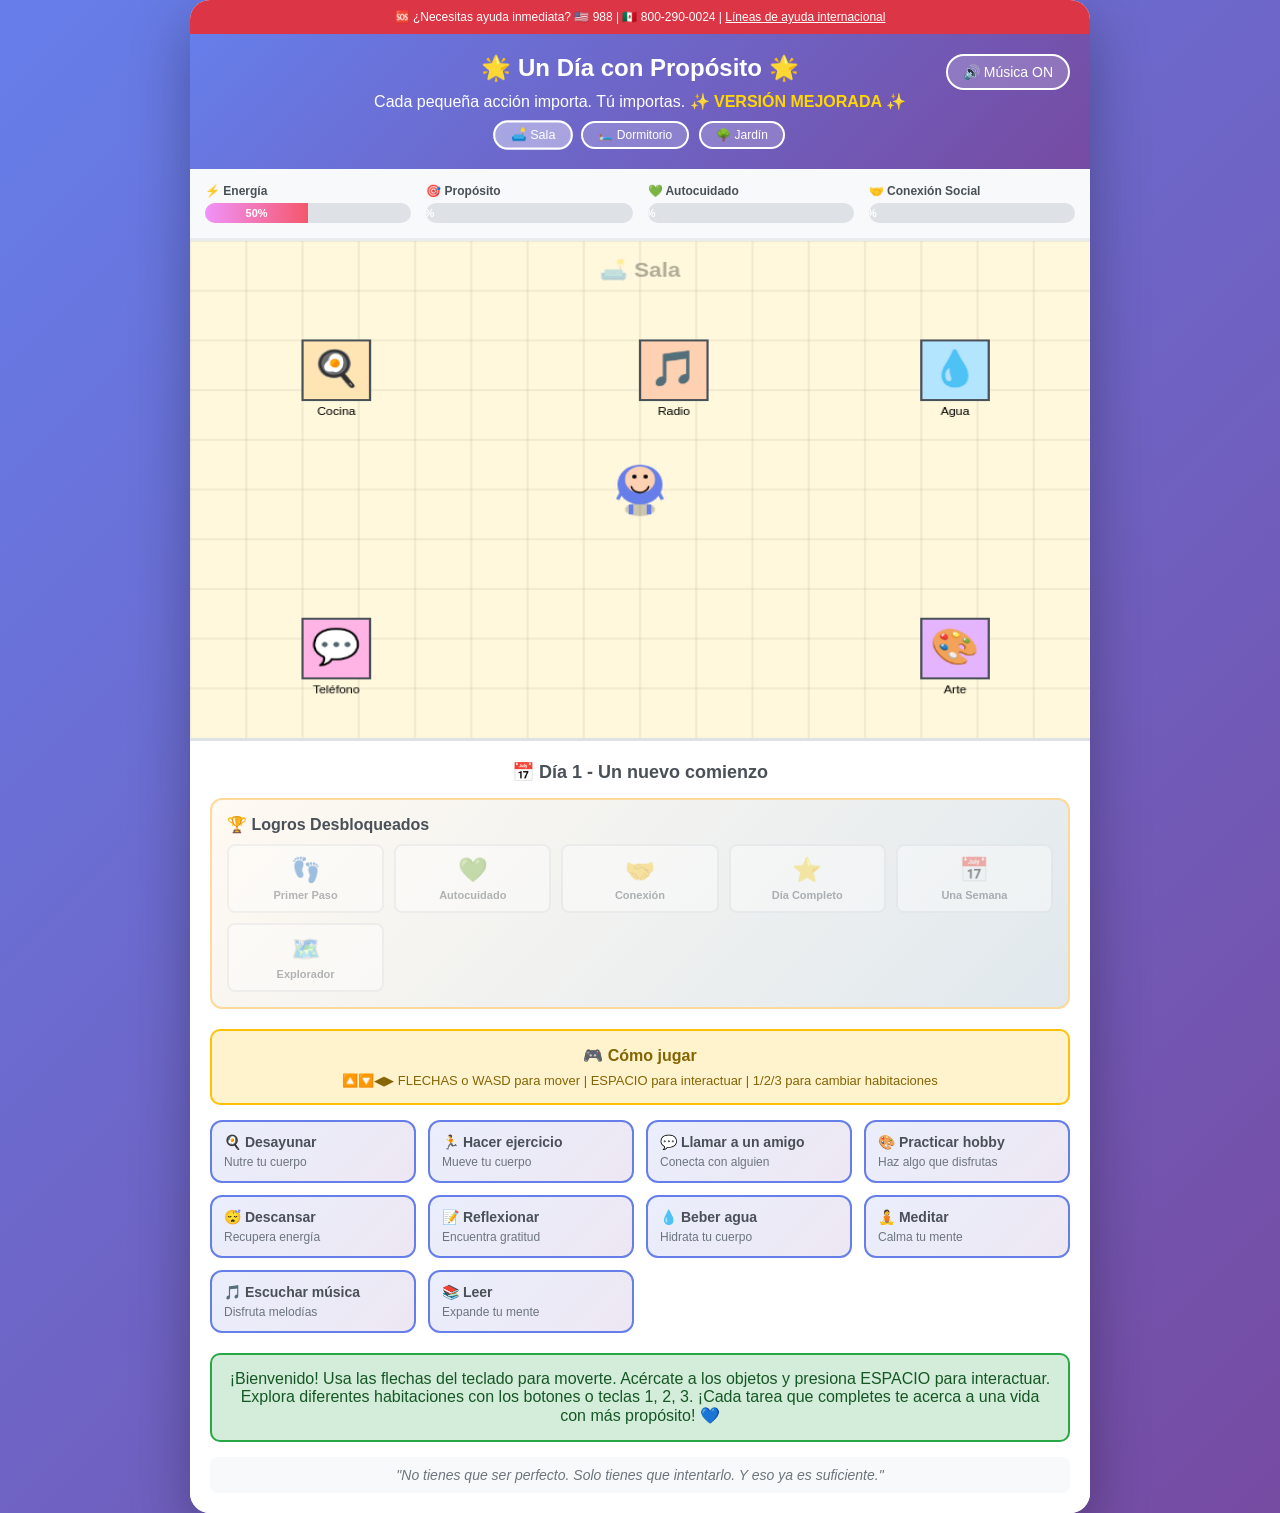
<file: juego-mejorado-v2.html>
<!DOCTYPE html>
<html lang="es">
<head>
    <meta charset="UTF-8">
    <meta name="viewport" content="width=device-width, initial-scale=1.0">
    <title>Un Día con Propósito - Juego Terapéutico Interactivo</title>
    <style>
        * {
            margin: 0;
            padding: 0;
            box-sizing: border-box;
        }

        body {
            font-family: 'Segoe UI', Tahoma, Geneva, Verdana, sans-serif;
            background: linear-gradient(135deg, #667eea 0%, #764ba2 100%);
            display: flex;
            justify-content: center;
            align-items: center;
            min-height: 100vh;
            overflow: hidden;
        }

        #game-container {
            background: white;
            border-radius: 20px;
            box-shadow: 0 20px 60px rgba(0,0,0,0.3);
            overflow: hidden;
            max-width: 900px;
            width: 95%;
        }

        #game-header {
            background: linear-gradient(135deg, #667eea 0%, #764ba2 100%);
            color: white;
            padding: 20px;
            text-align: center;
            position: relative;
        }

        #game-header h1 {
            font-size: 24px;
            margin-bottom: 10px;
        }

        #music-toggle {
            position: absolute;
            top: 20px;
            right: 20px;
            background: rgba(255,255,255,0.2);
            border: 2px solid white;
            color: white;
            padding: 8px 15px;
            border-radius: 20px;
            cursor: pointer;
            font-size: 14px;
            transition: all 0.3s ease;
        }

        #music-toggle:hover {
            background: rgba(255,255,255,0.3);
            transform: scale(1.05);
        }

        #room-selector {
            display: flex;
            gap: 10px;
            justify-content: center;
            margin-top: 10px;
        }

        .room-btn {
            background: rgba(255,255,255,0.2);
            border: 2px solid white;
            color: white;
            padding: 5px 15px;
            border-radius: 15px;
            cursor: pointer;
            font-size: 12px;
            transition: all 0.3s ease;
        }

        .room-btn:hover, .room-btn.active {
            background: rgba(255,255,255,0.4);
            transform: scale(1.05);
        }

        #game-stats {
            display: flex;
            justify-content: space-around;
            flex-wrap: wrap;
            gap: 15px;
            padding: 15px;
            background: #f8f9fa;
            border-bottom: 3px solid #e9ecef;
        }

        .stat-bar {
            flex: 1;
            min-width: 150px;
        }

        .stat-label {
            font-size: 12px;
            font-weight: bold;
            color: #495057;
            margin-bottom: 5px;
            display: flex;
            align-items: center;
            gap: 5px;
        }

        .stat-progress {
            background: #dee2e6;
            height: 20px;
            border-radius: 10px;
            overflow: hidden;
            position: relative;
        }

        .stat-fill {
            height: 100%;
            transition: width 0.5s ease, background-color 0.5s ease;
            display: flex;
            align-items: center;
            justify-content: center;
            font-size: 11px;
            font-weight: bold;
            color: white;
        }

        .stat-fill.energy {
            background: linear-gradient(90deg, #f093fb 0%, #f5576c 100%);
        }

        .stat-fill.purpose {
            background: linear-gradient(90deg, #4facfe 0%, #00f2fe 100%);
        }

        .stat-fill.care {
            background: linear-gradient(90deg, #43e97b 0%, #38f9d7 100%);
        }

        .stat-fill.social {
            background: linear-gradient(90deg, #fa709a 0%, #fee140 100%);
        }

        #game-canvas {
            display: block;
            background: #e3f2fd;
            width: 100%;
            height: 500px;
            border-bottom: 3px solid #dee2e6;
        }

        #game-info {
            padding: 20px;
            background: white;
        }

        #achievements-container {
            margin-bottom: 20px;
            background: linear-gradient(135deg, #ffd89b22 0%, #19547b22 100%);
            border: 2px solid #ffd89b;
            border-radius: 12px;
            padding: 15px;
        }

        #achievements-title {
            font-weight: bold;
            color: #495057;
            margin-bottom: 10px;
            font-size: 16px;
        }

        #achievements-list {
            display: grid;
            grid-template-columns: repeat(auto-fit, minmax(150px, 1fr));
            gap: 10px;
        }

        .achievement {
            background: white;
            border: 2px solid #dee2e6;
            border-radius: 8px;
            padding: 10px;
            text-align: center;
            transition: all 0.3s ease;
            opacity: 0.4;
        }

        .achievement.unlocked {
            opacity: 1;
            border-color: #ffd700;
            background: linear-gradient(135deg, #ffd70022 0%, #ffed4e22 100%);
        }

        .achievement-icon {
            font-size: 24px;
            margin-bottom: 5px;
        }

        .achievement-name {
            font-size: 11px;
            font-weight: bold;
            color: #495057;
        }

        #achievement-notification {
            position: fixed;
            top: 20px;
            right: 20px;
            background: linear-gradient(135deg, #ffd700 0%, #ffed4e 100%);
            border: 3px solid #fff;
            border-radius: 15px;
            padding: 20px;
            box-shadow: 0 10px 30px rgba(0,0,0,0.3);
            display: none;
            animation: slideInRight 0.5s ease, pulse 2s infinite;
            z-index: 1000;
            max-width: 250px;
        }

        @keyframes slideInRight {
            from {
                transform: translateX(400px);
                opacity: 0;
            }
            to {
                transform: translateX(0);
                opacity: 1;
            }
        }

        @keyframes pulse {
            0%, 100% { transform: scale(1); }
            50% { transform: scale(1.05); }
        }

        .notification-title {
            font-size: 18px;
            font-weight: bold;
            color: #856404;
            margin-bottom: 10px;
        }

        .notification-content {
            font-size: 14px;
            color: #856404;
        }

        #tasks-container {
            display: grid;
            grid-template-columns: repeat(auto-fit, minmax(180px, 1fr));
            gap: 12px;
            margin-bottom: 20px;
        }

        .task-card {
            background: linear-gradient(135deg, #667eea22 0%, #764ba222 100%);
            border: 2px solid #667eea;
            border-radius: 12px;
            padding: 12px;
            cursor: pointer;
            transition: all 0.3s ease;
            position: relative;
        }

        .task-card:hover {
            transform: translateY(-3px);
            box-shadow: 0 5px 15px rgba(102, 126, 234, 0.3);
        }

        .task-card.completed {
            background: linear-gradient(135deg, #43e97b22 0%, #38f9d722 100%);
            border-color: #43e97b;
            opacity: 0.7;
        }

        .task-card.completed::after {
            content: '✓';
            position: absolute;
            top: 10px;
            right: 10px;
            font-size: 24px;
            color: #43e97b;
        }

        .task-title {
            font-weight: bold;
            color: #495057;
            margin-bottom: 5px;
            font-size: 14px;
        }

        .task-description {
            font-size: 12px;
            color: #6c757d;
        }

        #controls-hint {
            background: #fff3cd;
            border: 2px solid #ffc107;
            border-radius: 10px;
            padding: 15px;
            margin-bottom: 15px;
            text-align: center;
        }

        #controls-hint h3 {
            color: #856404;
            font-size: 16px;
            margin-bottom: 8px;
        }

        #controls-hint p {
            color: #856404;
            font-size: 13px;
        }

        #message-box {
            background: #d4edda;
            border: 2px solid #28a745;
            border-radius: 10px;
            padding: 15px;
            margin-top: 15px;
            display: none;
            animation: slideIn 0.3s ease;
        }

        @keyframes slideIn {
            from {
                opacity: 0;
                transform: translateY(-10px);
            }
            to {
                opacity: 1;
                transform: translateY(0);
            }
        }

        #message-text {
            color: #155724;
            font-weight: 500;
            text-align: center;
        }

        .crisis-banner {
            background: #dc3545;
            color: white;
            padding: 10px;
            text-align: center;
            font-size: 12px;
        }

        .crisis-banner a {
            color: white;
            text-decoration: underline;
        }

        #day-counter {
            text-align: center;
            font-size: 18px;
            color: #495057;
            font-weight: bold;
            margin-bottom: 15px;
        }

        .motivational-quote {
            text-align: center;
            font-style: italic;
            color: #6c757d;
            font-size: 14px;
            margin-top: 15px;
            padding: 10px;
            background: #f8f9fa;
            border-radius: 8px;
        }

        @keyframes celebrate {
            0%, 100% { transform: translateY(0) rotate(0deg); }
            25% { transform: translateY(-20px) rotate(-10deg); }
            75% { transform: translateY(-20px) rotate(10deg); }
        }

        @keyframes float {
            0%, 100% { transform: translateY(0px); }
            50% { transform: translateY(-10px); }
        }
    </style>
</head>
<body>
    <div id="game-container">
        <div class="crisis-banner">
            🆘 ¿Necesitas ayuda inmediata? 🇺🇸 988 | 🇲🇽 800-290-0024 |
            <a href="https://findahelpline.com" target="_blank">Líneas de ayuda internacional</a>
        </div>

        <div id="game-header">
            <button id="music-toggle">🔊 Música ON</button>
            <h1>🌟 Un Día con Propósito 🌟</h1>
            <p>Cada pequeña acción importa. Tú importas. <strong style="color: #ffd700;">✨ VERSIÓN MEJORADA ✨</strong></p>
            <div id="room-selector">
                <button class="room-btn active" data-room="living">🛋️ Sala</button>
                <button class="room-btn" data-room="bedroom">🛏️ Dormitorio</button>
                <button class="room-btn" data-room="garden">🌳 Jardín</button>
            </div>
        </div>

        <div id="game-stats">
            <div class="stat-bar">
                <div class="stat-label">⚡ Energía</div>
                <div class="stat-progress">
                    <div class="stat-fill energy" id="energy-bar" style="width: 50%">50%</div>
                </div>
            </div>
            <div class="stat-bar">
                <div class="stat-label">🎯 Propósito</div>
                <div class="stat-progress">
                    <div class="stat-fill purpose" id="purpose-bar" style="width: 0%">0%</div>
                </div>
            </div>
            <div class="stat-bar">
                <div class="stat-label">💚 Autocuidado</div>
                <div class="stat-progress">
                    <div class="stat-fill care" id="care-bar" style="width: 0%">0%</div>
                </div>
            </div>
            <div class="stat-bar">
                <div class="stat-label">🤝 Conexión Social</div>
                <div class="stat-progress">
                    <div class="stat-fill social" id="social-bar" style="width: 0%">0%</div>
                </div>
            </div>
        </div>

        <canvas id="game-canvas" width="800" height="500"></canvas>

        <div id="game-info">
            <div id="day-counter">📅 Día 1 - Un nuevo comienzo</div>

            <div id="achievements-container">
                <div id="achievements-title">🏆 Logros Desbloqueados</div>
                <div id="achievements-list">
                    <div class="achievement" data-achievement="first-step">
                        <div class="achievement-icon">👣</div>
                        <div class="achievement-name">Primer Paso</div>
                    </div>
                    <div class="achievement" data-achievement="self-care">
                        <div class="achievement-icon">💚</div>
                        <div class="achievement-name">Autocuidado</div>
                    </div>
                    <div class="achievement" data-achievement="social">
                        <div class="achievement-icon">🤝</div>
                        <div class="achievement-name">Conexión</div>
                    </div>
                    <div class="achievement" data-achievement="complete-day">
                        <div class="achievement-icon">⭐</div>
                        <div class="achievement-name">Día Completo</div>
                    </div>
                    <div class="achievement" data-achievement="week">
                        <div class="achievement-icon">📅</div>
                        <div class="achievement-name">Una Semana</div>
                    </div>
                    <div class="achievement" data-achievement="explorer">
                        <div class="achievement-icon">🗺️</div>
                        <div class="achievement-name">Explorador</div>
                    </div>
                </div>
            </div>

            <div id="controls-hint">
                <h3>🎮 Cómo jugar</h3>
                <p>🔼🔽◀▶ FLECHAS o WASD para mover | ESPACIO para interactuar | 1/2/3 para cambiar habitaciones</p>
            </div>

            <div id="tasks-container">
                <div class="task-card" data-task="breakfast">
                    <div class="task-title">🍳 Desayunar</div>
                    <div class="task-description">Nutre tu cuerpo</div>
                </div>
                <div class="task-card" data-task="exercise">
                    <div class="task-title">🏃 Hacer ejercicio</div>
                    <div class="task-description">Mueve tu cuerpo</div>
                </div>
                <div class="task-card" data-task="friend">
                    <div class="task-title">💬 Llamar a un amigo</div>
                    <div class="task-description">Conecta con alguien</div>
                </div>
                <div class="task-card" data-task="hobby">
                    <div class="task-title">🎨 Practicar hobby</div>
                    <div class="task-description">Haz algo que disfrutas</div>
                </div>
                <div class="task-card" data-task="rest">
                    <div class="task-title">😴 Descansar</div>
                    <div class="task-description">Recupera energía</div>
                </div>
                <div class="task-card" data-task="gratitude">
                    <div class="task-title">📝 Reflexionar</div>
                    <div class="task-description">Encuentra gratitud</div>
                </div>
                <div class="task-card" data-task="water">
                    <div class="task-title">💧 Beber agua</div>
                    <div class="task-description">Hidrata tu cuerpo</div>
                </div>
                <div class="task-card" data-task="meditate">
                    <div class="task-title">🧘 Meditar</div>
                    <div class="task-description">Calma tu mente</div>
                </div>
                <div class="task-card" data-task="music">
                    <div class="task-title">🎵 Escuchar música</div>
                    <div class="task-description">Disfruta melodías</div>
                </div>
                <div class="task-card" data-task="read">
                    <div class="task-title">📚 Leer</div>
                    <div class="task-description">Expande tu mente</div>
                </div>
            </div>

            <div id="message-box">
                <div id="message-text"></div>
            </div>

            <div class="motivational-quote">
                "No tienes que ser perfecto. Solo tienes que intentarlo. Y eso ya es suficiente."
            </div>
        </div>
    </div>

    <div id="achievement-notification">
        <div class="notification-title">🏆 ¡Logro Desbloqueado!</div>
        <div class="notification-content" id="notification-text"></div>
    </div>

    <script>
        // Audio Context for background music
        let audioContext;
        let musicGain;
        let musicPlaying = false;
        let oscillators = [];

        // Initialize audio
        function initAudio() {
            audioContext = new (window.AudioContext || window.webkitAudioContext)();
            musicGain = audioContext.createGain();
            musicGain.gain.value = 0.1;
            musicGain.connect(audioContext.destination);
        }

        // Play relaxing background music (ambient tones)
        function playMusic() {
            if (!audioContext) initAudio();

            // Clear existing oscillators
            stopMusic();

            // Create ambient music with multiple oscillators
            const frequencies = [261.63, 329.63, 392.00, 523.25]; // C major chord

            frequencies.forEach((freq, index) => {
                const osc = audioContext.createOscillator();
                const oscGain = audioContext.createGain();

                osc.type = 'sine';
                osc.frequency.value = freq;

                oscGain.gain.value = 0.05;
                oscGain.gain.setValueAtTime(0, audioContext.currentTime);
                oscGain.gain.linearRampToValueAtTime(0.05, audioContext.currentTime + 2);

                osc.connect(oscGain);
                oscGain.connect(musicGain);

                osc.start(audioContext.currentTime + index * 0.1);
                oscillators.push({ osc, gain: oscGain });
            });

            musicPlaying = true;
        }

        function stopMusic() {
            oscillators.forEach(({ osc, gain }) => {
                gain.gain.linearRampToValueAtTime(0, audioContext.currentTime + 1);
                osc.stop(audioContext.currentTime + 1);
            });
            oscillators = [];
            musicPlaying = false;
        }

        // Play success sound
        function playSuccessSound() {
            if (!audioContext) initAudio();

            const osc = audioContext.createOscillator();
            const gain = audioContext.createGain();

            osc.frequency.value = 523.25; // C5
            osc.type = 'sine';

            gain.gain.value = 0.3;
            gain.gain.exponentialRampToValueAtTime(0.01, audioContext.currentTime + 0.5);

            osc.connect(gain);
            gain.connect(audioContext.destination);

            osc.start();
            osc.stop(audioContext.currentTime + 0.5);
        }

        // Game State
        const gameState = {
            day: 1,
            energy: 50,
            purpose: 0,
            care: 0,
            social: 0,
            currentRoom: 'living',
            tasks: {
                breakfast: false,
                exercise: false,
                friend: false,
                hobby: false,
                rest: false,
                gratitude: false,
                water: false,
                meditate: false,
                music: false,
                read: false
            },
            achievements: {
                'first-step': false,
                'self-care': false,
                'social': false,
                'complete-day': false,
                'week': false,
                'explorer': false
            },
            playerX: 400,
            playerY: 250,
            playerSpeed: 3,
            playerDirection: 'down',
            playerAnimFrame: 0,
            animCounter: 0,
            celebrating: false,
            roomsVisited: new Set(['living'])
        };

        // Canvas setup
        const canvas = document.getElementById('game-canvas');
        const ctx = canvas.getContext('2d');

        // Room configurations
        const rooms = {
            living: {
                name: '🛋️ Sala',
                background: '#FFF8DC',
                objects: [
                    { x: 100, y: 100, width: 60, height: 60, type: 'breakfast', emoji: '🍳', label: 'Cocina', color: '#FFE5B4' },
                    { x: 650, y: 100, width: 60, height: 60, type: 'water', emoji: '💧', label: 'Agua', color: '#B4E5FF' },
                    { x: 100, y: 380, width: 60, height: 60, type: 'friend', emoji: '💬', label: 'Teléfono', color: '#FFB4E5' },
                    { x: 650, y: 380, width: 60, height: 60, type: 'hobby', emoji: '🎨', label: 'Arte', color: '#E5B4FF' },
                    { x: 400, y: 100, width: 60, height: 60, type: 'music', emoji: '🎵', label: 'Radio', color: '#FFD1B3' }
                ]
            },
            bedroom: {
                name: '🛏️ Dormitorio',
                background: '#E6E6FA',
                objects: [
                    { x: 150, y: 150, width: 60, height: 60, type: 'rest', emoji: '😴', label: 'Cama', color: '#B4FFE5' },
                    { x: 600, y: 150, width: 60, height: 60, type: 'gratitude', emoji: '📝', label: 'Diario', color: '#FFE5E5' },
                    { x: 150, y: 350, width: 60, height: 60, type: 'meditate', emoji: '🧘', label: 'Yoga', color: '#E5D4FF' },
                    { x: 600, y: 350, width: 60, height: 60, type: 'read', emoji: '📚', label: 'Libros', color: '#FFF4B4' }
                ]
            },
            garden: {
                name: '🌳 Jardín',
                background: '#E8F5E9',
                objects: [
                    { x: 200, y: 200, width: 60, height: 60, type: 'exercise', emoji: '🏃', label: 'Ejercicio', color: '#B4FFB4' },
                    { x: 550, y: 200, width: 60, height: 60, type: 'meditate', emoji: '🧘', label: 'Meditación', color: '#D4FFE5' },
                    { x: 375, y: 350, width: 60, height: 60, type: 'water', emoji: '💧', label: 'Fuente', color: '#B4E5FF' }
                ]
            }
        };

        // Keyboard state
        const keys = {};

        // Event listeners
        document.addEventListener('keydown', (e) => {
            keys[e.key.toLowerCase()] = true;

            if (e.key === ' ') {
                e.preventDefault();
                checkInteraction();
            }

            // Room shortcuts
            if (e.key === '1') changeRoom('living');
            if (e.key === '2') changeRoom('bedroom');
            if (e.key === '3') changeRoom('garden');
        });

        document.addEventListener('keyup', (e) => {
            keys[e.key.toLowerCase()] = false;
        });

        // Music toggle
        document.getElementById('music-toggle').addEventListener('click', function() {
            if (musicPlaying) {
                stopMusic();
                this.textContent = '🔇 Música OFF';
            } else {
                playMusic();
                this.textContent = '🔊 Música ON';
            }
        });

        // Room selector buttons
        document.querySelectorAll('.room-btn').forEach(btn => {
            btn.addEventListener('click', function() {
                const room = this.dataset.room;
                changeRoom(room);
            });
        });

        // Change room function
        function changeRoom(roomName) {
            gameState.currentRoom = roomName;
            gameState.playerX = 400;
            gameState.playerY = 250;

            gameState.roomsVisited.add(roomName);

            // Update active button
            document.querySelectorAll('.room-btn').forEach(btn => {
                btn.classList.remove('active');
                if (btn.dataset.room === roomName) {
                    btn.classList.add('active');
                }
            });

            // Check explorer achievement
            if (gameState.roomsVisited.size >= 3 && !gameState.achievements.explorer) {
                unlockAchievement('explorer', '¡Exploraste todas las habitaciones!');
            }
        }

        // Update player position
        function updatePlayer() {
            if (gameState.celebrating) return;

            let moving = false;
            let newX = gameState.playerX;
            let newY = gameState.playerY;

            // Movement controls
            if (keys['arrowup'] || keys['w']) {
                newY -= gameState.playerSpeed;
                gameState.playerDirection = 'up';
                moving = true;
            }
            if (keys['arrowdown'] || keys['s']) {
                newY += gameState.playerSpeed;
                gameState.playerDirection = 'down';
                moving = true;
            }
            if (keys['arrowleft'] || keys['a']) {
                newX -= gameState.playerSpeed;
                gameState.playerDirection = 'left';
                moving = true;
            }
            if (keys['arrowright'] || keys['d']) {
                newX += gameState.playerSpeed;
                gameState.playerDirection = 'right';
                moving = true;
            }

            // Boundary checking
            const playerSize = 40;
            if (newX >= playerSize/2 && newX <= canvas.width - playerSize/2) {
                gameState.playerX = newX;
            }
            if (newY >= playerSize/2 && newY <= canvas.height - playerSize/2) {
                gameState.playerY = newY;
            }

            // Animation
            if (moving) {
                gameState.animCounter++;
                if (gameState.animCounter % 10 === 0) {
                    gameState.playerAnimFrame = (gameState.playerAnimFrame + 1) % 4;
                }
            } else {
                gameState.playerAnimFrame = 0;
            }
        }

        // Draw player (animated character with more animations)
        function drawPlayer() {
            const playerSize = 40;
            const x = gameState.playerX;
            const y = gameState.playerY;

            ctx.save();

            // Celebration animation
            if (gameState.celebrating) {
                const bounce = Math.sin(gameState.animCounter * 0.2) * 15;
                ctx.translate(0, bounce);
            }

            // Shadow
            ctx.fillStyle = 'rgba(0,0,0,0.2)';
            ctx.beginPath();
            ctx.ellipse(x, y + playerSize/2, playerSize/3, playerSize/6, 0, 0, Math.PI * 2);
            ctx.fill();

            // Body
            ctx.fillStyle = '#667eea';
            ctx.beginPath();
            ctx.arc(x, y - 5, playerSize/2, 0, Math.PI * 2);
            ctx.fill();

            // Face
            ctx.fillStyle = '#FFD1B3';
            ctx.beginPath();
            ctx.arc(x, y - 10, playerSize/3, 0, Math.PI * 2);
            ctx.fill();

            // Eyes
            const eyeOffset = 5;
            const eyeY = y - 13;
            ctx.fillStyle = '#000';

            // Blink animation
            if (gameState.playerAnimFrame === 2) {
                ctx.fillRect(x - eyeOffset, eyeY, 3, 1);
                ctx.fillRect(x + eyeOffset - 3, eyeY, 3, 1);
            } else {
                ctx.beginPath();
                ctx.arc(x - eyeOffset, eyeY, 2, 0, Math.PI * 2);
                ctx.arc(x + eyeOffset, eyeY, 2, 0, Math.PI * 2);
                ctx.fill();
            }

            // Smile (bigger when celebrating)
            ctx.strokeStyle = '#000';
            ctx.lineWidth = gameState.celebrating ? 2 : 1.5;
            ctx.beginPath();
            const smileSize = gameState.celebrating ? 10 : 8;
            ctx.arc(x, y - 5, smileSize, 0.2, Math.PI - 0.2);
            ctx.stroke();

            // Arms (animated)
            const armOffset = Math.sin(gameState.playerAnimFrame * 0.5) * 3;
            ctx.strokeStyle = '#667eea';
            ctx.lineWidth = 3;

            if (gameState.celebrating) {
                // Arms up when celebrating
                ctx.beginPath();
                ctx.moveTo(x - 15, y);
                ctx.lineTo(x - 20, y - 15);
                ctx.stroke();

                ctx.beginPath();
                ctx.moveTo(x + 15, y);
                ctx.lineTo(x + 20, y - 15);
                ctx.stroke();
            } else {
                // Normal arm movement
                ctx.beginPath();
                ctx.moveTo(x - 15, y);
                ctx.lineTo(x - 20, y + 10 + armOffset);
                ctx.stroke();

                ctx.beginPath();
                ctx.moveTo(x + 15, y);
                ctx.lineTo(x + 20, y + 10 - armOffset);
                ctx.stroke();
            }

            // Legs (animated)
            const legOffset = Math.sin(gameState.playerAnimFrame * 0.5) * 5;
            ctx.lineWidth = 4;

            ctx.beginPath();
            ctx.moveTo(x - 8, y + 15);
            ctx.lineTo(x - 8, y + 25 + legOffset);
            ctx.stroke();

            ctx.beginPath();
            ctx.moveTo(x + 8, y + 15);
            ctx.lineTo(x + 8, y + 25 - legOffset);
            ctx.stroke();

            ctx.restore();
        }

        // Draw game objects
        function drawObjects() {
            const currentRoomObjects = rooms[gameState.currentRoom].objects;

            currentRoomObjects.forEach(obj => {
                // Object background
                ctx.fillStyle = obj.color;
                ctx.fillRect(obj.x, obj.y, obj.width, obj.height);

                // Border
                ctx.strokeStyle = '#495057';
                ctx.lineWidth = 2;
                ctx.strokeRect(obj.x, obj.y, obj.width, obj.height);

                // Emoji
                ctx.font = '35px Arial';
                ctx.textAlign = 'center';
                ctx.textBaseline = 'middle';
                ctx.fillText(obj.emoji, obj.x + obj.width/2, obj.y + obj.height/2);

                // Label
                ctx.font = '11px Arial';
                ctx.fillStyle = '#000';
                ctx.fillText(obj.label, obj.x + obj.width/2, obj.y + obj.height + 12);

                // Highlight if near player
                const distance = Math.hypot(
                    gameState.playerX - (obj.x + obj.width/2),
                    gameState.playerY - (obj.y + obj.height/2)
                );

                if (distance < 80) {
                    ctx.strokeStyle = '#ffc107';
                    ctx.lineWidth = 3;
                    ctx.strokeRect(obj.x - 2, obj.y - 2, obj.width + 4, obj.height + 4);

                    // "Press SPACE" hint
                    if (!gameState.tasks[obj.type]) {
                        ctx.font = 'bold 12px Arial';
                        ctx.fillStyle = '#ffc107';
                        ctx.fillText('ESPACIO', obj.x + obj.width/2, obj.y - 15);
                    }
                }

                // Checkmark if completed
                if (gameState.tasks[obj.type]) {
                    ctx.font = '25px Arial';
                    ctx.fillStyle = '#28a745';
                    ctx.fillText('✓', obj.x + obj.width - 10, obj.y + 10);
                }
            });
        }

        // Draw background
        function drawBackground() {
            const room = rooms[gameState.currentRoom];

            // Room background
            ctx.fillStyle = room.background;
            ctx.fillRect(0, 0, canvas.width, canvas.height);

            // Floor pattern
            ctx.strokeStyle = 'rgba(0,0,0,0.1)';
            ctx.lineWidth = 1;
            for (let i = 0; i < canvas.width; i += 50) {
                ctx.beginPath();
                ctx.moveTo(i, 0);
                ctx.lineTo(i, canvas.height);
                ctx.stroke();
            }
            for (let i = 0; i < canvas.height; i += 50) {
                ctx.beginPath();
                ctx.moveTo(0, i);
                ctx.lineTo(canvas.width, i);
                ctx.stroke();
            }

            // Room name
            ctx.font = 'bold 20px Arial';
            ctx.fillStyle = 'rgba(0,0,0,0.3)';
            ctx.textAlign = 'center';
            ctx.fillText(room.name, canvas.width/2, 30);
        }

        // Check for interactions
        function checkInteraction() {
            const currentRoomObjects = rooms[gameState.currentRoom].objects;

            currentRoomObjects.forEach(obj => {
                const distance = Math.hypot(
                    gameState.playerX - (obj.x + obj.width/2),
                    gameState.playerY - (obj.y + obj.height/2)
                );

                if (distance < 80 && !gameState.tasks[obj.type]) {
                    completeTask(obj.type);
                }
            });
        }

        // Complete a task
        function completeTask(taskType) {
            if (gameState.tasks[taskType]) return;

            gameState.tasks[taskType] = true;

            // Play success sound
            playSuccessSound();

            // Celebrate animation
            gameState.celebrating = true;
            setTimeout(() => {
                gameState.celebrating = false;
            }, 1500);

            // Update task card
            const taskCard = document.querySelector(`[data-task="${taskType}"]`);
            if (taskCard) {
                taskCard.classList.add('completed');
            }

            // Task effects
            const taskEffects = {
                breakfast: { energy: 10, care: 15, purpose: 10, message: '¡Excelente! Nutriste tu cuerpo. Cada comida es un acto de amor propio.' },
                exercise: { energy: -5, care: 20, purpose: 15, message: '¡Increíble! Moviste tu cuerpo. El ejercicio libera endorfinas que mejoran tu ánimo.' },
                friend: { social: 25, purpose: 15, energy: 5, message: '¡Genial! Conectaste con alguien. Las relaciones son esenciales para nuestro bienestar.' },
                hobby: { purpose: 20, care: 10, energy: -3, message: '¡Maravilloso! Hiciste algo que disfrutas. Tus pasiones dan sentido a la vida.' },
                rest: { energy: 20, care: 15, purpose: 5, message: '¡Bien hecho! Descansaste. El descanso no es pereza, es necesario para recuperarte.' },
                gratitude: { purpose: 25, care: 10, social: 10, message: '¡Hermoso! Reflexionaste sobre lo bueno. La gratitud transforma nuestra perspectiva.' },
                water: { energy: 8, care: 12, purpose: 5, message: '¡Perfecto! Te hidrataste. El agua es esencial para tu cuerpo y mente.' },
                meditate: { energy: 5, care: 18, purpose: 20, message: '¡Bien! Calmaste tu mente. La meditación reduce el estrés y aumenta la claridad.' },
                music: { purpose: 15, care: 12, social: 8, message: '¡Genial! La música sana el alma. Las melodías pueden cambiar nuestro estado de ánimo.' },
                read: { purpose: 18, care: 10, energy: -2, message: '¡Excelente! Expandiste tu mente. La lectura nos lleva a nuevos mundos y perspectivas.' }
            };

            const effect = taskEffects[taskType];

            // Apply stat changes
            gameState.energy = Math.max(0, Math.min(100, gameState.energy + (effect.energy || 0)));
            gameState.purpose = Math.min(100, gameState.purpose + (effect.purpose || 0));
            gameState.care = Math.min(100, gameState.care + (effect.care || 0));
            gameState.social = Math.min(100, gameState.social + (effect.social || 0));

            // Update UI
            updateStats();
            showMessage(effect.message);

            // Check achievements
            checkAchievements();

            // Check if all tasks completed
            if (Object.values(gameState.tasks).every(t => t)) {
                setTimeout(() => {
                    completeDay();
                }, 2000);
            }
        }

        // Check and unlock achievements
        function checkAchievements() {
            const completedTasks = Object.values(gameState.tasks).filter(t => t).length;

            // First step
            if (completedTasks >= 1 && !gameState.achievements['first-step']) {
                unlockAchievement('first-step', '¡Completaste tu primera tarea!');
            }

            // Self care
            if (gameState.care >= 50 && !gameState.achievements['self-care']) {
                unlockAchievement('self-care', '¡Alcanzaste 50% en autocuidado!');
            }

            // Social
            if (gameState.social >= 50 && !gameState.achievements.social) {
                unlockAchievement('social', '¡Hiciste una conexión social importante!');
            }

            // Week
            if (gameState.day >= 7 && !gameState.achievements.week) {
                unlockAchievement('week', '¡Completaste una semana entera!');
            }
        }

        // Unlock achievement
        function unlockAchievement(achievementId, message) {
            gameState.achievements[achievementId] = true;

            // Update UI
            const achievementEl = document.querySelector(`[data-achievement="${achievementId}"]`);
            if (achievementEl) {
                achievementEl.classList.add('unlocked');
            }

            // Show notification
            const notification = document.getElementById('achievement-notification');
            const notificationText = document.getElementById('notification-text');

            notificationText.textContent = message;
            notification.style.display = 'block';

            playSuccessSound();

            setTimeout(() => {
                notification.style.display = 'none';
            }, 3000);
        }

        // Update stat bars
        function updateStats() {
            updateStatBar('energy-bar', gameState.energy);
            updateStatBar('purpose-bar', gameState.purpose);
            updateStatBar('care-bar', gameState.care);
            updateStatBar('social-bar', gameState.social);
        }

        function updateStatBar(id, value) {
            const bar = document.getElementById(id);
            bar.style.width = value + '%';
            bar.textContent = Math.round(value) + '%';
        }

        // Show message
        function showMessage(text) {
            const messageBox = document.getElementById('message-box');
            const messageText = document.getElementById('message-text');

            messageText.textContent = text;
            messageBox.style.display = 'block';
            messageBox.style.background = '#d4edda';
            messageBox.style.borderColor = '#28a745';

            setTimeout(() => {
                messageBox.style.display = 'none';
            }, 4000);
        }

        // Complete day
        function completeDay() {
            const avgScore = (gameState.purpose + gameState.care + gameState.social) / 3;

            // Unlock complete day achievement
            if (!gameState.achievements['complete-day']) {
                unlockAchievement('complete-day', '¡Completaste un día entero de autocuidado!');
            }

            let message = '';
            if (avgScore >= 80) {
                message = '🌟 ¡DÍA INCREÍBLE! Completaste todas tus tareas. Cada paso que das importa. Estás construyendo una vida con propósito. ¡Mañana será otro día lleno de oportunidades!';
            } else if (avgScore >= 60) {
                message = '💫 ¡BUEN TRABAJO! Hiciste lo mejor que pudiste hoy. No tienes que ser perfecto. El progreso, no la perfección, es lo que cuenta.';
            } else {
                message = '💚 ¡LO LOGRASTE! Completaste el día. Eso ya es una victoria. Cada día es una nueva oportunidad para intentarlo.';
            }

            showMessage(message);

            setTimeout(() => {
                if (confirm(message + '\n\n¿Quieres comenzar un nuevo día?')) {
                    startNewDay();
                }
            }, 3000);
        }

        // Start new day
        function startNewDay() {
            gameState.day++;
            gameState.energy = 50;
            gameState.purpose = 0;
            gameState.care = 0;
            gameState.social = 0;

            // Reset tasks
            for (let task in gameState.tasks) {
                gameState.tasks[task] = false;
            }

            // Reset task cards
            document.querySelectorAll('.task-card').forEach(card => {
                card.classList.remove('completed');
            });

            // Update day counter
            document.getElementById('day-counter').textContent = `📅 Día ${gameState.day} - Sigue adelante`;

            // Update stats
            updateStats();

            // Show new day message
            showMessage(`🌅 ¡Bienvenido al Día ${gameState.day}! Cada día es una nueva oportunidad para cuidarte y encontrar propósito.`);

            // Change motivational quote
            const quotes = [
                '"No tienes que ser perfecto. Solo tienes que intentarlo. Y eso ya es suficiente."',
                '"Cada pequeño paso cuenta. Tu progreso importa, sin importar cuán pequeño sea."',
                '"Está bien tener días difíciles. Lo importante es que sigas aquí."',
                '"Tu vida tiene valor. Tu existencia importa. Eres importante."',
                '"El autocuidado no es egoísmo. Es necesario para tu bienestar."',
                '"No estás solo. Hay personas que se preocupan por ti."',
                '"Celebra tus pequeñas victorias. Todas ellas cuentan."',
                '"Cada habitación que exploras es un paso hacia el bienestar."',
                '"La música, el arte, la lectura... todo lo que disfrutas importa."',
                '"Hidrátate, descansa, conéctate. Eres digno de cuidado."'
            ];
            const randomQuote = quotes[Math.floor(Math.random() * quotes.length)];
            document.querySelector('.motivational-quote').textContent = randomQuote;
        }

        // Main game loop
        function gameLoop() {
            updatePlayer();

            // Draw everything
            drawBackground();
            drawObjects();
            drawPlayer();

            gameState.animCounter++;
            requestAnimationFrame(gameLoop);
        }

        // Initialize game
        function initGame() {
            updateStats();
            showMessage('¡Bienvenido! Usa las flechas del teclado para moverte. Acércate a los objetos y presiona ESPACIO para interactuar. Explora diferentes habitaciones con los botones o teclas 1, 2, 3. ¡Cada tarea que completes te acerca a una vida con más propósito! 💙');
            gameLoop();

            // Auto-start music after 2 seconds
            setTimeout(() => {
                if (!musicPlaying) {
                    playMusic();
                    document.getElementById('music-toggle').textContent = '🔊 Música ON';
                }
            }, 2000);
        }

        // Start the game
        initGame();
    </script>
</body>
</html>
</file>
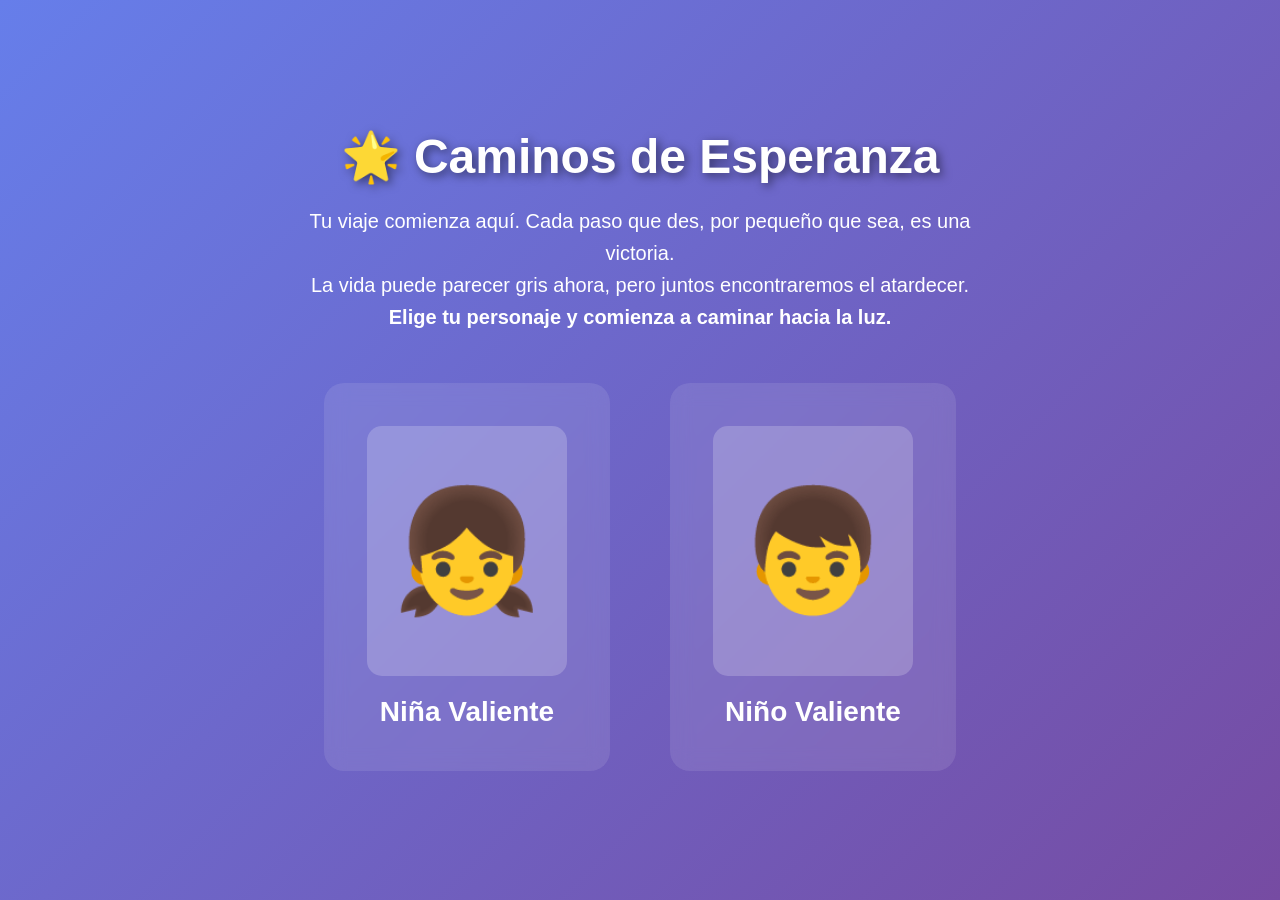
<file: juego-plataformas-3d-motivacional.html>
<!DOCTYPE html>
<html lang="es">
<head>
    <meta charset="UTF-8">
    <meta name="viewport" content="width=device-width, initial-scale=1.0">
    <title>Caminos de Esperanza - Juego de Plataformas Motivacional</title>
    <style>
        * {
            margin: 0;
            padding: 0;
            box-sizing: border-box;
        }

        body {
            font-family: 'Segoe UI', Tahoma, Geneva, Verdana, sans-serif;
            overflow: hidden;
            background: #1a1a2e;
            color: white;
        }

        /* Pantalla de selección de personaje */
        #character-selection {
            position: fixed;
            top: 0;
            left: 0;
            width: 100%;
            height: 100%;
            background: linear-gradient(135deg, #667eea 0%, #764ba2 100%);
            display: flex;
            flex-direction: column;
            justify-content: center;
            align-items: center;
            z-index: 10000;
            transition: opacity 0.5s;
        }

        #character-selection.hidden {
            opacity: 0;
            pointer-events: none;
        }

        #character-selection h1 {
            font-size: 48px;
            margin-bottom: 20px;
            text-shadow: 3px 3px 10px rgba(0, 0, 0, 0.5);
        }

        #character-selection p {
            font-size: 20px;
            margin-bottom: 50px;
            max-width: 700px;
            text-align: center;
            line-height: 1.6;
        }

        .character-options {
            display: flex;
            gap: 60px;
        }

        .character-option {
            background: rgba(255, 255, 255, 0.1);
            padding: 40px;
            border-radius: 20px;
            cursor: pointer;
            transition: all 0.3s ease;
            border: 3px solid transparent;
            backdrop-filter: blur(10px);
        }

        .character-option:hover {
            transform: translateY(-10px) scale(1.05);
            border-color: white;
            box-shadow: 0 20px 50px rgba(0, 0, 0, 0.3);
        }

        .character-preview {
            width: 200px;
            height: 250px;
            background: rgba(255, 255, 255, 0.2);
            border-radius: 15px;
            display: flex;
            align-items: center;
            justify-content: center;
            font-size: 120px;
            margin-bottom: 20px;
        }

        .character-name {
            text-align: center;
            font-size: 28px;
            font-weight: 600;
        }

        /* Canvas del juego */
        #gameCanvas {
            position: fixed;
            top: 0;
            left: 0;
            background: linear-gradient(to bottom, #667eea 0%, #764ba2 50%, #f093fb 100%);
            transition: background 3s ease;
        }

        #gameCanvas.sunset {
            background: linear-gradient(to bottom, #ff6b6b 0%, #feca57 50%, #48dbfb 100%);
        }

        /* Frases motivacionales */
        #motivational-quote {
            position: fixed;
            top: 80px;
            right: 20px;
            background: rgba(102, 126, 234, 0.95);
            padding: 15px 25px;
            border-radius: 15px;
            text-align: left;
            z-index: 9000;
            max-width: 350px;
            border: 2px solid rgba(255, 255, 255, 0.4);
            box-shadow: 0 10px 30px rgba(0, 0, 0, 0.5);
            opacity: 0;
            pointer-events: none;
            transition: opacity 0.5s ease;
        }

        #motivational-quote.show {
            opacity: 1;
        }

        #motivational-quote h2 {
            font-size: 18px;
            margin-bottom: 8px;
        }

        #motivational-quote p {
            font-size: 14px;
            line-height: 1.4;
        }

        /* HUD */
        #hud {
            position: fixed;
            top: 20px;
            left: 20px;
            z-index: 1000;
            background: rgba(0, 0, 0, 0.7);
            padding: 20px;
            border-radius: 15px;
            backdrop-filter: blur(10px);
        }

        #progress-bar {
            width: 300px;
            height: 30px;
            background: rgba(255, 255, 255, 0.2);
            border-radius: 15px;
            overflow: hidden;
            margin-top: 10px;
        }

        #progress-fill {
            height: 100%;
            background: linear-gradient(90deg, #667eea, #48dbfb);
            width: 0%;
            transition: width 1s ease;
            border-radius: 15px;
            box-shadow: 0 0 20px rgba(72, 219, 251, 0.5);
        }

        /* Instrucciones */
        #instructions {
            position: fixed;
            bottom: 20px;
            left: 50%;
            transform: translateX(-50%);
            background: rgba(0, 0, 0, 0.8);
            padding: 20px 40px;
            border-radius: 15px;
            text-align: center;
            z-index: 1000;
            backdrop-filter: blur(10px);
            border: 2px solid rgba(255, 255, 255, 0.2);
        }

        #instructions p {
            margin: 5px 0;
            font-size: 16px;
        }

        /* Mensaje de victoria */
        #victory-message {
            position: fixed;
            top: 0;
            left: 0;
            width: 100%;
            height: 100%;
            background: linear-gradient(135deg, #ff6b6b, #feca57, #48dbfb);
            display: none;
            flex-direction: column;
            justify-content: center;
            align-items: center;
            z-index: 10000;
            text-align: center;
            padding: 40px;
        }

        #victory-message.show {
            display: flex;
            animation: fadeIn 1s ease;
        }

        @keyframes fadeIn {
            from { opacity: 0; }
            to { opacity: 1; }
        }

        #victory-message h1 {
            font-size: 64px;
            margin-bottom: 30px;
            text-shadow: 3px 3px 10px rgba(0, 0, 0, 0.3);
        }

        #victory-message p {
            font-size: 24px;
            max-width: 800px;
            line-height: 1.8;
            margin-bottom: 40px;
        }

        .btn {
            background: linear-gradient(135deg, #764ba2, #667eea);
            color: white;
            border: none;
            padding: 20px 50px;
            font-size: 20px;
            border-radius: 30px;
            cursor: pointer;
            font-weight: 600;
            box-shadow: 0 10px 30px rgba(0, 0, 0, 0.3);
            transition: all 0.3s ease;
        }

        .btn:hover {
            transform: translateY(-5px);
            box-shadow: 0 15px 40px rgba(0, 0, 0, 0.4);
        }

        /* Partículas de celebración */
        .particle {
            position: fixed;
            width: 15px;
            height: 15px;
            background: white;
            border-radius: 50%;
            pointer-events: none;
            animation: particleFall 3s ease-out forwards;
            z-index: 8000;
        }

        @keyframes particleFall {
            to {
                transform: translateY(100vh) rotate(720deg);
                opacity: 0;
            }
        }
    </style>
</head>
<body>
    <!-- Selección de personaje -->
    <div id="character-selection">
        <h1>🌟 Caminos de Esperanza</h1>
        <p>
            Tu viaje comienza aquí. Cada paso que des, por pequeño que sea, es una victoria.<br>
            La vida puede parecer gris ahora, pero juntos encontraremos el atardecer.<br>
            <strong>Elige tu personaje y comienza a caminar hacia la luz.</strong>
        </p>
        <div class="character-options">
            <div class="character-option" onclick="selectCharacter('girl')">
                <div class="character-preview">👧</div>
                <div class="character-name">Niña Valiente</div>
            </div>
            <div class="character-option" onclick="selectCharacter('boy')">
                <div class="character-preview">👦</div>
                <div class="character-name">Niño Valiente</div>
            </div>
        </div>
    </div>

    <!-- Canvas del juego -->
    <canvas id="gameCanvas"></canvas>

    <!-- Frase motivacional -->
    <div id="motivational-quote">
        <h2 id="quote-title">💙 Mensaje de Esperanza</h2>
        <p id="quote-text">Texto motivacional</p>
    </div>

    <!-- HUD -->
    <div id="hud">
        <h3>Progreso del Viaje</h3>
        <div id="progress-bar">
            <div id="progress-fill"></div>
        </div>
        <p style="margin-top: 10px; font-size: 14px;">Plataformas: <span id="platform-count">0</span>/20</p>
    </div>

    <!-- Instrucciones -->
    <div id="instructions">
        <p><strong>⬅️ A / ➡️ D</strong> - Moverse | <strong>ESPACIO</strong> - Saltar</p>
        <p>Salta entre plataformas, evita caer, alcanza las estrellas 🌟</p>
    </div>

    <!-- Mensaje de victoria -->
    <div id="victory-message">
        <h1>🌅 ¡Lo Lograste!</h1>
        <p>Has completado el viaje. Has demostrado que incluso cuando todo parece oscuro, puedes dar un paso a la vez y encontrar la luz. El atardecer que ves ahora es el resultado de tu valentía. Recuerda: cada día puede tener momentos difíciles, pero también puede tener su propio atardecer hermoso.</p>
        <button class="btn" onclick="restartGame()">Comenzar Nuevo Viaje</button>
    </div>

    <script>
        // Configuración del canvas
        const canvas = document.getElementById('gameCanvas');
        const ctx = canvas.getContext('2d');
        canvas.width = window.innerWidth;
        canvas.height = window.innerHeight;

        // Estado del juego
        const gameState = {
            character: null,
            player: {
                x: 100,
                y: 0,
                width: 40,
                height: 60,
                velocityY: 0,
                velocityX: 0,
                onGround: false,
                direction: 1
            },
            platforms: [],
            camera: {
                x: 0,
                y: 0
            },
            keys: {},
            currentPlatform: 0,
            totalPlatforms: 20,
            checkpoints: [5, 10, 15, 20],
            platformsReached: 0,
            gravity: 0.6,
            jumpPower: -15,
            moveSpeed: 5,
            animFrame: 0
        };

        // Frases motivacionales
        const motivationalQuotes = [
            {
                title: "💪 Primer Paso",
                text: "¡Felicidades por dar el primer paso! A veces lo más difícil es comenzar. Pero lo hiciste. Ya eres más fuerte de lo que crees."
            },
            {
                title: "🌱 Crecimiento",
                text: "Cada obstáculo que superas te hace más resiliente. No importa cuántas veces caigas, lo que importa es que te levantes una vez más."
            },
            {
                title: "☁️ Días Grises",
                text: "Los días grises son temporales. Como las nubes que pasan, tus dificultades también pasarán. Sigue caminando, el sol está esperándote."
            },
            {
                title: "🎯 Un Paso a la Vez",
                text: "No necesitas ver todo el camino. Solo da el siguiente paso. La vida no se trata de grandes saltos, sino de pequeños pasos constantes."
            },
            {
                title: "🌟 Tu Brillo Único",
                text: "Incluso en la oscuridad, tu luz interior brilla. Puede que no la veas ahora, pero otros la ven. Y pronto tú también la verás."
            },
            {
                title: "🌈 Después de la Tormenta",
                text: "Has superado tormentas antes y lo harás de nuevo. Cada desafío que enfrentas te acerca más al arcoíris que viene después."
            }
        ];

        let currentQuoteIndex = 0;

        // Sistema de sonido con Web Audio API
        const audioContext = new (window.AudioContext || window.webkitAudioContext)();

        function playSound(type) {
            const oscillator = audioContext.createOscillator();
            const gainNode = audioContext.createGain();

            oscillator.connect(gainNode);
            gainNode.connect(audioContext.destination);

            switch(type) {
                case 'jump':
                    oscillator.frequency.value = 400;
                    gainNode.gain.setValueAtTime(0.3, audioContext.currentTime);
                    gainNode.gain.exponentialRampToValueAtTime(0.01, audioContext.currentTime + 0.1);
                    oscillator.start(audioContext.currentTime);
                    oscillator.stop(audioContext.currentTime + 0.1);
                    break;
                case 'land':
                    oscillator.frequency.value = 200;
                    gainNode.gain.setValueAtTime(0.2, audioContext.currentTime);
                    gainNode.gain.exponentialRampToValueAtTime(0.01, audioContext.currentTime + 0.1);
                    oscillator.start(audioContext.currentTime);
                    oscillator.stop(audioContext.currentTime + 0.1);
                    break;
                case 'checkpoint':
                    oscillator.frequency.value = 600;
                    gainNode.gain.setValueAtTime(0.3, audioContext.currentTime);
                    gainNode.gain.exponentialRampToValueAtTime(0.01, audioContext.currentTime + 0.3);
                    oscillator.start(audioContext.currentTime);
                    oscillator.stop(audioContext.currentTime + 0.3);
                    break;
            }
        }

        // Nubes flotantes
        const clouds = [];
        function createClouds() {
            for (let i = 0; i < 8; i++) {
                clouds.push({
                    x: Math.random() * canvas.width * 3,
                    y: Math.random() * canvas.height * 0.4,
                    width: 80 + Math.random() * 60,
                    speed: 0.3 + Math.random() * 0.5
                });
            }
        }

        function drawClouds() {
            clouds.forEach(cloud => {
                ctx.fillStyle = 'rgba(255, 255, 255, 0.3)';
                ctx.beginPath();
                ctx.arc(cloud.x - gameState.camera.x * 0.3, cloud.y, cloud.width / 3, 0, Math.PI * 2);
                ctx.arc(cloud.x - gameState.camera.x * 0.3 + cloud.width / 3, cloud.y - 10, cloud.width / 2.5, 0, Math.PI * 2);
                ctx.arc(cloud.x - gameState.camera.x * 0.3 + cloud.width / 1.5, cloud.y, cloud.width / 3, 0, Math.PI * 2);
                ctx.fill();

                // Mover nube
                cloud.x += cloud.speed;
                if (cloud.x - gameState.camera.x * 0.3 > canvas.width + 200) {
                    cloud.x = -200;
                }
            });
        }

        // Trail del personaje
        const trails = [];
        function addTrail() {
            if (Math.abs(gameState.player.velocityX) > 0 || Math.abs(gameState.player.velocityY) > 2) {
                trails.push({
                    x: gameState.player.x + gameState.player.width / 2,
                    y: gameState.player.y + gameState.player.height / 2,
                    alpha: 0.5,
                    size: 20
                });
            }

            // Limitar cantidad de trails
            if (trails.length > 15) {
                trails.shift();
            }
        }

        function drawTrails() {
            trails.forEach((trail, index) => {
                const screenX = trail.x - gameState.camera.x;
                const screenY = trail.y - gameState.camera.y;

                ctx.fillStyle = `rgba(102, 126, 234, ${trail.alpha})`;
                ctx.beginPath();
                ctx.arc(screenX, screenY, trail.size, 0, Math.PI * 2);
                ctx.fill();

                // Desvanecer trail
                trail.alpha *= 0.9;
                trail.size *= 0.95;
            });

            // Remover trails invisibles
            trails.splice(0, trails.filter(t => t.alpha < 0.01).length);
        }

        // Partículas de salto
        const jumpParticles = [];
        function createJumpParticles() {
            for (let i = 0; i < 5; i++) {
                jumpParticles.push({
                    x: gameState.player.x + gameState.player.width / 2,
                    y: gameState.player.y + gameState.player.height,
                    vx: (Math.random() - 0.5) * 3,
                    vy: Math.random() * 2,
                    alpha: 1,
                    size: 4 + Math.random() * 4,
                    color: `hsl(${Math.random() * 60 + 240}, 70%, 60%)`
                });
            }
        }

        function drawJumpParticles() {
            jumpParticles.forEach((particle, index) => {
                const screenX = particle.x - gameState.camera.x;
                const screenY = particle.y - gameState.camera.y;

                ctx.fillStyle = particle.color;
                ctx.globalAlpha = particle.alpha;
                ctx.beginPath();
                ctx.arc(screenX, screenY, particle.size, 0, Math.PI * 2);
                ctx.fill();
                ctx.globalAlpha = 1;

                // Actualizar partícula
                particle.x += particle.vx;
                particle.y += particle.vy;
                particle.vy += 0.2; // Gravedad
                particle.alpha *= 0.96;
                particle.size *= 0.98;
            });

            // Remover partículas invisibles
            jumpParticles.splice(0, jumpParticles.filter(p => p.alpha < 0.01).length);
        }

        // Seleccionar personaje
        function selectCharacter(type) {
            gameState.character = type;
            document.getElementById('character-selection').classList.add('hidden');
            setTimeout(() => {
                document.getElementById('character-selection').style.display = 'none';
                startGame();
            }, 500);
        }

        // Iniciar juego
        function startGame() {
            createPlatforms();
            createClouds();
            gameLoop();

            // Mostrar primera frase motivacional después de 2 segundos
            setTimeout(showMotivationalQuote, 2000);
        }

        // Crear plataformas
        function createPlatforms() {
            // Plataforma inicial
            gameState.platforms.push({
                x: 50,
                y: canvas.height - 100,
                width: 200,
                height: 20,
                index: 0,
                hasCheckpoint: false
            });

            // Posicionar jugador en plataforma inicial
            gameState.player.y = canvas.height - 100 - gameState.player.height;

            // Crear 20 plataformas
            let lastX = 50;
            let lastY = canvas.height - 100;

            for (let i = 1; i < gameState.totalPlatforms; i++) {
                const width = 120 + Math.random() * 100;
                const height = 20;

                // Posicionar siguiente plataforma
                const distX = 200 + Math.random() * 150;
                const distY = -80 + Math.random() * 160; // Puede estar arriba o abajo

                const x = lastX + distX;
                const y = Math.max(150, Math.min(canvas.height - 150, lastY + distY));

                gameState.platforms.push({
                    x: x,
                    y: y,
                    width: width,
                    height: height,
                    index: i,
                    hasCheckpoint: gameState.checkpoints.includes(i)
                });

                lastX = x;
                lastY = y;
            }
        }

        // Dibujar jugador
        function drawPlayer() {
            const p = gameState.player;
            const screenX = p.x - gameState.camera.x;
            const screenY = p.y - gameState.camera.y;

            ctx.save();

            // Sombra
            ctx.fillStyle = 'rgba(0,0,0,0.3)';
            ctx.beginPath();
            ctx.ellipse(screenX + p.width/2, screenY + p.height + 5, p.width/2, 8, 0, 0, Math.PI * 2);
            ctx.fill();

            // Cuerpo
            if (gameState.character === 'girl') {
                // Niña - Vestido rosa
                ctx.fillStyle = '#ff6b9d';
            } else {
                // Niño - Camiseta azul
                ctx.fillStyle = '#667eea';
            }
            ctx.fillRect(screenX + 8, screenY + 20, p.width - 16, 25);

            // Cabeza
            ctx.fillStyle = '#FFD1B3';
            ctx.beginPath();
            ctx.arc(screenX + p.width/2, screenY + 12, 12, 0, Math.PI * 2);
            ctx.fill();

            // Cabello
            if (gameState.character === 'girl') {
                ctx.fillStyle = '#8B4513';
                ctx.beginPath();
                ctx.arc(screenX + p.width/2, screenY + 8, 13, Math.PI, 0, false);
                ctx.fill();
                // Coletas
                ctx.beginPath();
                ctx.arc(screenX + p.width/2 - 12, screenY + 12, 5, 0, Math.PI * 2);
                ctx.fill();
                ctx.beginPath();
                ctx.arc(screenX + p.width/2 + 12, screenY + 12, 5, 0, Math.PI * 2);
                ctx.fill();
            } else {
                ctx.fillStyle = '#2d3748';
                ctx.fillRect(screenX + p.width/2 - 10, screenY + 2, 20, 8);
            }

            // Cara
            ctx.fillStyle = '#000';
            // Ojos
            ctx.fillRect(screenX + p.width/2 - 6, screenY + 10, 3, 3);
            ctx.fillRect(screenX + p.width/2 + 3, screenY + 10, 3, 3);
            // Sonrisa
            ctx.strokeStyle = '#000';
            ctx.lineWidth = 2;
            ctx.beginPath();
            ctx.arc(screenX + p.width/2, screenY + 14, 5, 0.2, Math.PI - 0.2);
            ctx.stroke();

            // Brazos
            const armSwing = Math.sin(gameState.animFrame * 0.3) * 5;
            ctx.fillStyle = '#FFD1B3';
            ctx.fillRect(screenX + 4, screenY + 25 + armSwing, 6, 20);
            ctx.fillRect(screenX + p.width - 10, screenY + 25 - armSwing, 6, 20);

            // Piernas
            const legSwing = Math.sin(gameState.animFrame * 0.3) * 5;
            ctx.fillStyle = '#4a5568';
            ctx.fillRect(screenX + 12, screenY + 45 + legSwing, 6, 20);
            ctx.fillRect(screenX + p.width - 18, screenY + 45 - legSwing, 6, 20);

            ctx.restore();
        }

        // Dibujar plataformas
        function drawPlatforms() {
            gameState.platforms.forEach(platform => {
                const screenX = platform.x - gameState.camera.x;
                const screenY = platform.y - gameState.camera.y;

                // Colores variados y bonitos desde el inicio
                const colors = [
                    '#667eea', // Morado azulado
                    '#764ba2', // Morado oscuro
                    '#f093fb', // Rosa morado
                    '#4facfe', // Azul cielo
                    '#43e97b', // Verde menta
                    '#fa709a', // Rosa
                    '#fee140', // Amarillo
                    '#30cfd0'  // Turquesa
                ];

                // Asignar color basado en el índice de la plataforma
                const colorIndex = platform.index % colors.length;
                ctx.fillStyle = colors[colorIndex];

                // Plataforma con efecto 3D
                ctx.fillRect(screenX, screenY, platform.width, platform.height);
                ctx.fillStyle = 'rgba(0,0,0,0.3)';
                ctx.fillRect(screenX, screenY + platform.height - 5, platform.width, 5);

                // Borde brillante
                ctx.strokeStyle = 'rgba(255,255,255,0.5)';
                ctx.lineWidth = 3;
                ctx.strokeRect(screenX, screenY, platform.width, platform.height);

                // Checkpoint estrella
                if (platform.hasCheckpoint) {
                    ctx.font = '40px Arial';
                    ctx.fillText('🌟', screenX + platform.width/2 - 20, screenY - 20);
                }
            });
        }

        // Física del jugador
        function updatePhysics() {
            const p = gameState.player;

            // Gravedad
            p.velocityY += gameState.gravity;
            p.y += p.velocityY;

            // Movimiento horizontal
            p.velocityX = 0;
            if (gameState.keys['a'] || gameState.keys['arrowleft']) {
                p.velocityX = -gameState.moveSpeed;
                p.direction = -1;
                gameState.animFrame++;
            }
            if (gameState.keys['d'] || gameState.keys['arrowright']) {
                p.velocityX = gameState.moveSpeed;
                p.direction = 1;
                gameState.animFrame++;
            }
            p.x += p.velocityX;

            // Salto
            if ((gameState.keys[' '] || gameState.keys['arrowup']) && p.onGround) {
                p.velocityY = gameState.jumpPower;
                p.onGround = false;
                playSound('jump');
                createJumpParticles();
            }

            // Colisión con plataformas
            p.onGround = false;
            gameState.platforms.forEach(platform => {
                if (p.x + p.width > platform.x &&
                    p.x < platform.x + platform.width &&
                    p.y + p.height > platform.y &&
                    p.y + p.height < platform.y + platform.height + 20 &&
                    p.velocityY >= 0) {

                    // Solo tocar sonido de aterrizaje si estaba en el aire
                    if (!p.onGround && p.velocityY > 5) {
                        playSound('land');
                    }

                    p.y = platform.y - p.height;
                    p.velocityY = 0;
                    p.onGround = true;

                    // Actualizar progreso
                    if (platform.index > gameState.platformsReached) {
                        gameState.platformsReached = platform.index;
                        updateProgress();

                        // Checkpoint alcanzado
                        if (platform.hasCheckpoint) {
                            playSound('checkpoint');
                            showMotivationalQuote();
                            createParticles(30);
                        }
                    }
                }
            });

            // Caída fuera del mundo
            if (p.y > canvas.height + 200) {
                respawnPlayer();
            }

            // Actualizar cámara para seguir al jugador
            gameState.camera.x = p.x - canvas.width / 3;
            gameState.camera.y = p.y - canvas.height / 2;
        }

        // Actualizar barra de progreso
        function updateProgress() {
            const progress = (gameState.platformsReached / gameState.totalPlatforms) * 100;
            document.getElementById('progress-fill').style.width = progress + '%';
            document.getElementById('platform-count').textContent = gameState.platformsReached;

            // Cambiar ambiente gradualmente
            if (progress > 50) {
                canvas.classList.add('sunset');
            }

            // Victoria
            if (gameState.platformsReached >= gameState.totalPlatforms - 1) {
                setTimeout(showVictory, 1000);
            }
        }

        // Respawn del jugador
        function respawnPlayer() {
            gameState.player.x = 100;
            gameState.player.y = canvas.height - 100 - gameState.player.height;
            gameState.player.velocityY = 0;
            gameState.player.velocityX = 0;
            gameState.camera.x = 0;
            gameState.camera.y = 0;

            showMotivationalQuote();
        }

        // Mostrar frase motivacional
        function showMotivationalQuote() {
            const quoteElement = document.getElementById('motivational-quote');
            const quote = motivationalQuotes[currentQuoteIndex % motivationalQuotes.length];

            document.getElementById('quote-title').textContent = quote.title;
            document.getElementById('quote-text').textContent = quote.text;

            quoteElement.classList.add('show');

            setTimeout(() => {
                quoteElement.classList.remove('show');
            }, 5000);

            currentQuoteIndex++;
        }

        // Crear partículas
        function createParticles(count) {
            for (let i = 0; i < count; i++) {
                const particle = document.createElement('div');
                particle.className = 'particle';
                particle.style.left = Math.random() * 100 + '%';
                particle.style.top = '0';
                particle.style.background = `hsl(${Math.random() * 360}, 70%, 60%)`;
                particle.style.animationDelay = Math.random() * 0.5 + 's';
                document.body.appendChild(particle);

                setTimeout(() => particle.remove(), 3000);
            }
        }

        // Mostrar victoria
        function showVictory() {
            document.getElementById('victory-message').classList.add('show');
            createParticles(50);
        }

        // Reiniciar juego
        function restartGame() {
            location.reload();
        }

        // Control del teclado
        document.addEventListener('keydown', (e) => {
            gameState.keys[e.key.toLowerCase()] = true;
        });

        document.addEventListener('keyup', (e) => {
            gameState.keys[e.key.toLowerCase()] = false;
        });

        // Loop del juego
        function gameLoop() {
            // Limpiar canvas
            ctx.clearRect(0, 0, canvas.width, canvas.height);

            // Actualizar física
            updatePhysics();

            // Añadir trail
            addTrail();

            // Dibujar todo en orden (fondo a frente)
            drawClouds();
            drawTrails();
            drawPlatforms();
            drawJumpParticles();
            drawPlayer();

            // Continuar loop
            requestAnimationFrame(gameLoop);
        }

        // Ajustar canvas al cambiar tamaño de ventana
        window.addEventListener('resize', () => {
            canvas.width = window.innerWidth;
            canvas.height = window.innerHeight;
        });
    </script>
</body>
</html>
</file>
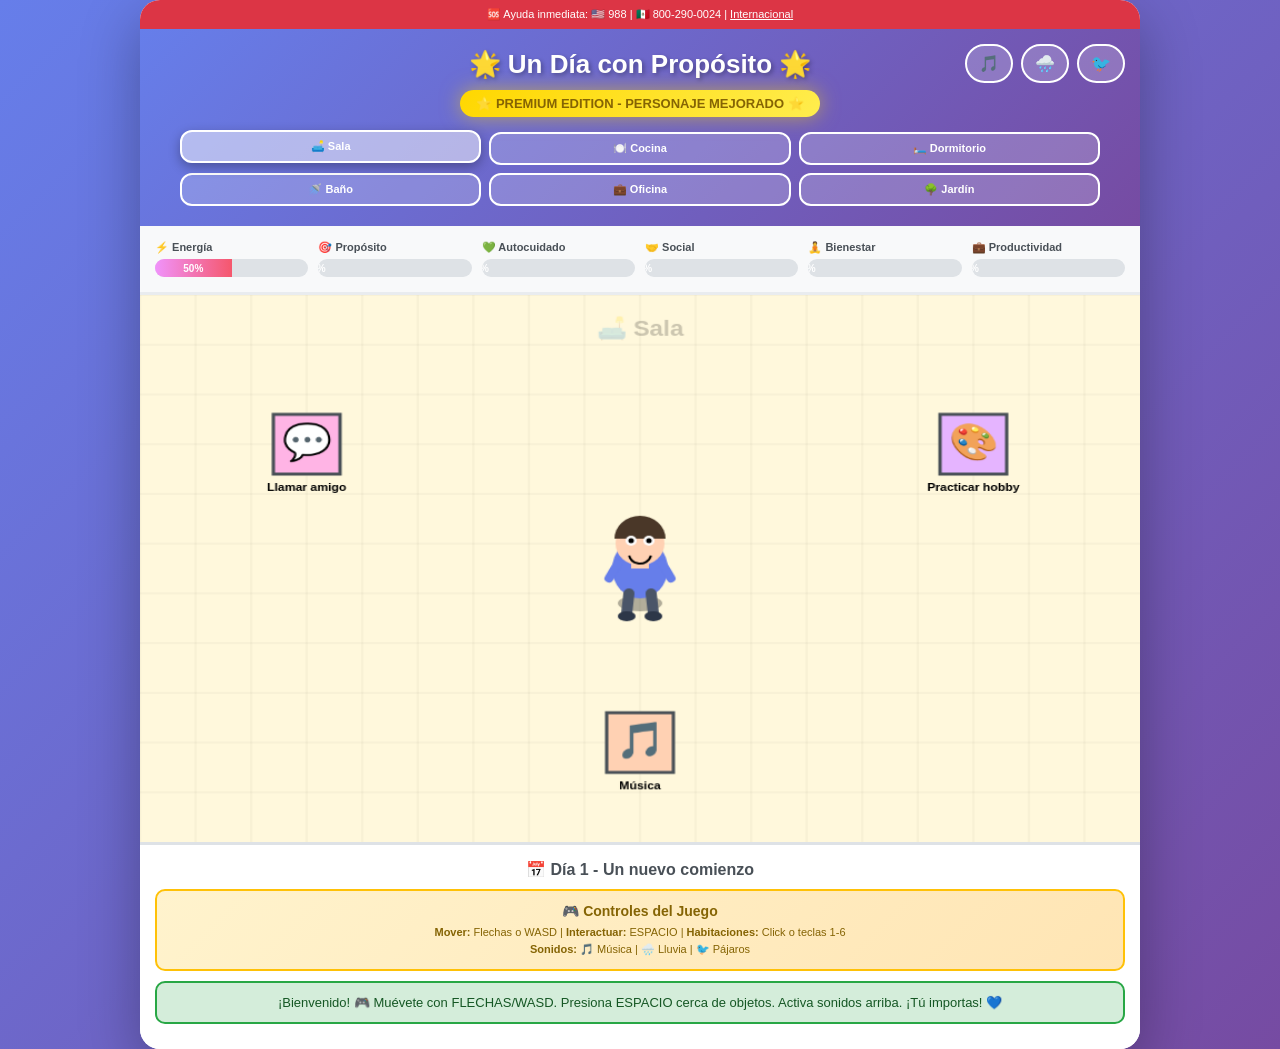
<file: juego-premium-con-personaje.html>
<!DOCTYPE html>
<html lang="es">
<head>
    <meta charset="UTF-8">
    <meta name="viewport" content="width=device-width, initial-scale=1.0">
    <title>Un Día con Propósito - Premium Edition</title>
    <style>
        * { margin: 0; padding: 0; box-sizing: border-box; }

        body {
            font-family: 'Segoe UI', Tahoma, Geneva, Verdana, sans-serif;
            background: linear-gradient(135deg, #667eea 0%, #764ba2 100%);
            display: flex;
            justify-content: center;
            align-items: center;
            min-height: 100vh;
            overflow: hidden;
        }

        #game-container {
            background: white;
            border-radius: 20px;
            box-shadow: 0 20px 60px rgba(0,0,0,0.3);
            overflow: hidden;
            max-width: 1000px;
            width: 95%;
        }

        #game-header {
            background: linear-gradient(135deg, #667eea 0%, #764ba2 100%);
            color: white;
            padding: 20px;
            text-align: center;
            position: relative;
        }

        #game-header h1 {
            font-size: 26px;
            margin-bottom: 5px;
            text-shadow: 2px 2px 4px rgba(0,0,0,0.3);
        }

        .premium-badge {
            display: inline-block;
            background: linear-gradient(135deg, #ffd700 0%, #ffed4e 100%);
            color: #856404;
            padding: 6px 16px;
            border-radius: 20px;
            font-size: 13px;
            font-weight: bold;
            margin-top: 5px;
            animation: glow 2s ease-in-out infinite;
            box-shadow: 0 0 20px rgba(255,215,0,0.5);
        }

        @keyframes glow {
            0%, 100% { box-shadow: 0 0 20px rgba(255,215,0,0.5); }
            50% { box-shadow: 0 0 30px rgba(255,215,0,0.8); }
        }

        #audio-controls {
            position: absolute;
            top: 15px;
            right: 15px;
            display: flex;
            gap: 8px;
        }

        .audio-btn {
            background: rgba(255,255,255,0.2);
            border: 2px solid white;
            color: white;
            padding: 8px 12px;
            border-radius: 20px;
            cursor: pointer;
            font-size: 16px;
            transition: all 0.3s ease;
        }

        .audio-btn:hover {
            background: rgba(255,255,255,0.3);
            transform: scale(1.1);
        }

        .audio-btn.active {
            background: rgba(255,255,255,0.5);
            box-shadow: 0 0 15px rgba(255,255,255,0.5);
        }

        #room-selector {
            display: grid;
            grid-template-columns: repeat(3, 1fr);
            gap: 8px;
            margin-top: 15px;
            padding: 0 20px;
        }

        .room-btn {
            background: rgba(255,255,255,0.2);
            border: 2px solid white;
            color: white;
            padding: 8px 10px;
            border-radius: 12px;
            cursor: pointer;
            font-size: 11px;
            transition: all 0.3s ease;
            font-weight: 600;
        }

        .room-btn:hover, .room-btn.active {
            background: rgba(255,255,255,0.5);
            transform: translateY(-2px);
            box-shadow: 0 4px 12px rgba(0,0,0,0.3);
        }

        #game-stats {
            display: grid;
            grid-template-columns: repeat(auto-fit, minmax(150px, 1fr));
            gap: 10px;
            padding: 15px;
            background: #f8f9fa;
            border-bottom: 3px solid #e9ecef;
        }

        .stat-bar { min-width: 130px; }

        .stat-label {
            font-size: 11px;
            font-weight: bold;
            color: #495057;
            margin-bottom: 5px;
        }

        .stat-progress {
            background: #dee2e6;
            height: 18px;
            border-radius: 10px;
            overflow: hidden;
        }

        .stat-fill {
            height: 100%;
            transition: width 0.6s cubic-bezier(0.4, 0, 0.2, 1);
            display: flex;
            align-items: center;
            justify-content: center;
            font-size: 10px;
            font-weight: bold;
            color: white;
        }

        .stat-fill.energy { background: linear-gradient(90deg, #f093fb 0%, #f5576c 100%); }
        .stat-fill.purpose { background: linear-gradient(90deg, #4facfe 0%, #00f2fe 100%); }
        .stat-fill.care { background: linear-gradient(90deg, #43e97b 0%, #38f9d7 100%); }
        .stat-fill.social { background: linear-gradient(90deg, #fa709a 0%, #fee140 100%); }
        .stat-fill.wellness { background: linear-gradient(90deg, #a18cd1 0%, #fbc2eb 100%); }
        .stat-fill.productivity { background: linear-gradient(90deg, #ffecd2 0%, #fcb69f 100%); }

        #game-canvas {
            display: block;
            background: #e3f2fd;
            width: 100%;
            height: 550px;
            border-bottom: 3px solid #dee2e6;
        }

        #game-info {
            padding: 15px;
            background: white;
            max-height: 350px;
            overflow-y: auto;
        }

        #day-counter {
            text-align: center;
            font-size: 16px;
            color: #495057;
            font-weight: bold;
            margin-bottom: 10px;
        }

        #message-box {
            background: #d4edda;
            border: 2px solid #28a745;
            border-radius: 10px;
            padding: 12px;
            margin: 10px 0;
            display: none;
            animation: slideIn 0.3s ease;
        }

        @keyframes slideIn {
            from { opacity: 0; transform: translateY(-10px); }
            to { opacity: 1; transform: translateY(0); }
        }

        #message-text {
            color: #155724;
            font-weight: 500;
            text-align: center;
            font-size: 13px;
        }

        .controls-hint {
            background: linear-gradient(135deg, #fff3cd 0%, #ffe5b4 100%);
            border: 2px solid #ffc107;
            border-radius: 10px;
            padding: 12px;
            text-align: center;
            margin-bottom: 10px;
        }

        .controls-hint h3 {
            color: #856404;
            font-size: 14px;
            margin-bottom: 5px;
        }

        .controls-hint p {
            color: #856404;
            font-size: 11px;
            line-height: 1.5;
        }

        .crisis-banner {
            background: #dc3545;
            color: white;
            padding: 8px;
            text-align: center;
            font-size: 11px;
        }

        .crisis-banner a { color: white; text-decoration: underline; }
    </style>
</head>
<body>
    <div id="game-container">
        <div class="crisis-banner">
            🆘 Ayuda inmediata: 🇺🇸 988 | 🇲🇽 800-290-0024 | <a href="https://findahelpline.com" target="_blank">Internacional</a>
        </div>

        <div id="game-header">
            <div id="audio-controls">
                <button class="audio-btn" id="music-toggle" title="Música">🎵</button>
                <button class="audio-btn" id="rain-toggle" title="Lluvia">🌧️</button>
                <button class="audio-btn" id="birds-toggle" title="Pájaros">🐦</button>
            </div>
            <h1>🌟 Un Día con Propósito 🌟</h1>
            <div class="premium-badge">⭐ PREMIUM EDITION - PERSONAJE MEJORADO ⭐</div>
            <div id="room-selector">
                <button class="room-btn active" data-room="living">🛋️ Sala</button>
                <button class="room-btn" data-room="kitchen">🍽️ Cocina</button>
                <button class="room-btn" data-room="bedroom">🛏️ Dormitorio</button>
                <button class="room-btn" data-room="bathroom">🚿 Baño</button>
                <button class="room-btn" data-room="office">💼 Oficina</button>
                <button class="room-btn" data-room="garden">🌳 Jardín</button>
            </div>
        </div>

        <div id="game-stats">
            <div class="stat-bar">
                <div class="stat-label">⚡ Energía</div>
                <div class="stat-progress"><div class="stat-fill energy" id="energy-bar" style="width: 50%">50%</div></div>
            </div>
            <div class="stat-bar">
                <div class="stat-label">🎯 Propósito</div>
                <div class="stat-progress"><div class="stat-fill purpose" id="purpose-bar" style="width: 0%">0%</div></div>
            </div>
            <div class="stat-bar">
                <div class="stat-label">💚 Autocuidado</div>
                <div class="stat-progress"><div class="stat-fill care" id="care-bar" style="width: 0%">0%</div></div>
            </div>
            <div class="stat-bar">
                <div class="stat-label">🤝 Social</div>
                <div class="stat-progress"><div class="stat-fill social" id="social-bar" style="width: 0%">0%</div></div>
            </div>
            <div class="stat-bar">
                <div class="stat-label">🧘 Bienestar</div>
                <div class="stat-progress"><div class="stat-fill wellness" id="wellness-bar" style="width: 0%">0%</div></div>
            </div>
            <div class="stat-bar">
                <div class="stat-label">💼 Productividad</div>
                <div class="stat-progress"><div class="stat-fill productivity" id="productivity-bar" style="width: 0%">0%</div></div>
            </div>
        </div>

        <canvas id="game-canvas" width="900" height="550"></canvas>

        <div id="game-info">
            <div id="day-counter">📅 Día 1 - Un nuevo comienzo</div>

            <div class="controls-hint">
                <h3>🎮 Controles del Juego</h3>
                <p>
                    <strong>Mover:</strong> Flechas o WASD |
                    <strong>Interactuar:</strong> ESPACIO |
                    <strong>Habitaciones:</strong> Click o teclas 1-6<br>
                    <strong>Sonidos:</strong> 🎵 Música | 🌧️ Lluvia | 🐦 Pájaros
                </p>
            </div>

            <div id="message-box">
                <div id="message-text"></div>
            </div>
        </div>
    </div>

    <script>
        // ===================
        // AUDIO SYSTEM
        // ===================
        let audioContext, musicGain;
        let musicOscillators = [], rainNoise, birdsPlaying = false;
        let musicPlaying = false, rainPlaying = false;

        function initAudio() {
            audioContext = new (window.AudioContext || window.webkitAudioContext)();
            musicGain = audioContext.createGain();
            musicGain.gain.value = 0.1;
            musicGain.connect(audioContext.destination);
        }

        document.getElementById('music-toggle').addEventListener('click', function() {
            if (!audioContext) initAudio();
            if (musicPlaying) {
                stopMusic();
                this.classList.remove('active');
            } else {
                playMusic();
                this.classList.add('active');
            }
        });

        document.getElementById('rain-toggle').addEventListener('click', function() {
            if (!audioContext) initAudio();
            if (rainPlaying) {
                stopRain();
                this.classList.remove('active');
            } else {
                playRain();
                this.classList.add('active');
            }
        });

        document.getElementById('birds-toggle').addEventListener('click', function() {
            if (!audioContext) initAudio();
            if (birdsPlaying) {
                birdsPlaying = false;
                this.classList.remove('active');
            } else {
                playBirds();
                this.classList.add('active');
            }
        });

        function playMusic() {
            const freqs = [261.63, 329.63, 392.00, 523.25, 659.25];
            freqs.forEach((freq, i) => {
                const osc = audioContext.createOscillator();
                const gain = audioContext.createGain();
                osc.frequency.value = freq;
                osc.type = 'sine';
                gain.gain.value = 0.03;
                osc.connect(gain);
                gain.connect(audioContext.destination);
                osc.start(audioContext.currentTime + i * 0.2);
                musicOscillators.push({osc, gain});
            });
            musicPlaying = true;
        }

        function stopMusic() {
            musicOscillators.forEach(({osc, gain}) => {
                gain.gain.exponentialRampToValueAtTime(0.001, audioContext.currentTime + 0.5);
                osc.stop(audioContext.currentTime + 0.5);
            });
            musicOscillators = [];
            musicPlaying = false;
        }

        function playRain() {
            const bufferSize = 4096;
            const whiteNoise = audioContext.createScriptProcessor(bufferSize, 1, 1);
            whiteNoise.onaudioprocess = function(e) {
                const output = e.outputBuffer.getChannelData(0);
                for (let i = 0; i < bufferSize; i++) {
                    output[i] = (Math.random() * 2 - 1) * 0.08;
                }
            };

            const filter = audioContext.createBiquadFilter();
            filter.type = 'lowpass';
            filter.frequency.value = 1000;

            whiteNoise.connect(filter);
            filter.connect(audioContext.destination);
            rainNoise = whiteNoise;
            rainPlaying = true;
        }

        function stopRain() {
            if (rainNoise) rainNoise.disconnect();
            rainPlaying = false;
        }

        function playBirds() {
            function chirp() {
                if (!birdsPlaying) return;
                const osc = audioContext.createOscillator();
                const gain = audioContext.createGain();
                osc.frequency.value = 2000 + Math.random() * 1000;
                osc.type = 'sine';
                gain.gain.value = 0.04;
                gain.gain.exponentialRampToValueAtTime(0.001, audioContext.currentTime + 0.2);
                osc.connect(gain);
                gain.connect(audioContext.destination);
                osc.start();
                osc.stop(audioContext.currentTime + 0.2);
                setTimeout(chirp, 1500 + Math.random() * 2500);
            }
            birdsPlaying = true;
            chirp();
        }

        function playSuccess() {
            if (!audioContext) initAudio();
            const osc = audioContext.createOscillator();
            const gain = audioContext.createGain();
            osc.frequency.setValueAtTime(523.25, audioContext.currentTime);
            osc.frequency.exponentialRampToValueAtTime(783.99, audioContext.currentTime + 0.15);
            osc.type = 'sine';
            gain.gain.value = 0.3;
            gain.gain.exponentialRampToValueAtTime(0.01, audioContext.currentTime + 0.4);
            osc.connect(gain);
            gain.connect(audioContext.destination);
            osc.start();
            osc.stop(audioContext.currentTime + 0.4);
        }

        // ===================
        // GAME STATE
        // ===================
        const gameState = {
            day: 1,
            energy: 50,
            purpose: 0,
            care: 0,
            social: 0,
            wellness: 0,
            productivity: 0,
            currentRoom: 'living',
            tasks: {},
            playerX: 450,
            playerY: 275,
            playerSpeed: 4,
            playerDirection: 'down',
            playerAnimFrame: 0,
            animCounter: 0,
            celebrating: false,
            roomsVisited: new Set(['living'])
        };

        // Tasks
        const allTasks = {
            breakfast: { room: 'kitchen', icon: '🍳', name: 'Desayunar' },
            cook: { room: 'kitchen', icon: '🍲', name: 'Cocinar' },
            water: { room: 'kitchen', icon: '💧', name: 'Beber agua' },
            friend: { room: 'living', icon: '💬', name: 'Llamar amigo' },
            hobby: { room: 'living', icon: '🎨', name: 'Practicar hobby' },
            music: { room: 'living', icon: '🎵', name: 'Música' },
            rest: { room: 'bedroom', icon: '😴', name: 'Descansar' },
            gratitude: { room: 'bedroom', icon: '📝', name: 'Diario' },
            read: { room: 'bedroom', icon: '📚', name: 'Leer' },
            shower: { room: 'bathroom', icon: '🚿', name: 'Ducharse' },
            plan_day: { room: 'office', icon: '📋', name: 'Planificar' },
            work: { room: 'office', icon: '💼', name: 'Trabajar' },
            exercise: { room: 'garden', icon: '🏃', name: 'Ejercicio' },
            meditate: { room: 'garden', icon: '🧘', name: 'Meditar' }
        };

        Object.keys(allTasks).forEach(key => gameState.tasks[key] = false);

        // Rooms
        const rooms = {
            living: {
                name: '🛋️ Sala',
                bg: '#FFF8DC',
                objects: [
                    { x: 120, y: 120, w: 60, h: 60, type: 'friend', color: '#FFB4E5' },
                    { x: 720, y: 120, w: 60, h: 60, type: 'hobby', color: '#E5B4FF' },
                    { x: 420, y: 420, w: 60, h: 60, type: 'music', color: '#FFD1B3' }
                ]
            },
            kitchen: {
                name: '🍽️ Cocina',
                bg: '#FFFACD',
                objects: [
                    { x: 120, y: 120, w: 60, h: 60, type: 'breakfast', color: '#FFE5B4' },
                    { x: 720, y: 120, w: 60, h: 60, type: 'cook', color: '#FFD4B4' },
                    { x: 420, y: 420, w: 60, h: 60, type: 'water', color: '#CCEFFF' }
                ]
            },
            bedroom: {
                name: '🛏️ Dormitorio',
                bg: '#E6E6FA',
                objects: [
                    { x: 150, y: 150, w: 60, h: 60, type: 'rest', color: '#B4FFE5' },
                    { x: 690, y: 150, w: 60, h: 60, type: 'gratitude', color: '#FFE5E5' },
                    { x: 420, y: 400, w: 60, h: 60, type: 'read', color: '#FFF4B4' }
                ]
            },
            bathroom: {
                name: '🚿 Baño',
                bg: '#E0F7FA',
                objects: [
                    { x: 420, y: 275, w: 60, h: 60, type: 'shower', color: '#B4E5FF' }
                ]
            },
            office: {
                name: '💼 Oficina',
                bg: '#F5F5DC',
                objects: [
                    { x: 200, y: 200, w: 60, h: 60, type: 'plan_day', color: '#FFE4B5' },
                    { x: 640, y: 200, w: 60, h: 60, type: 'work', color: '#D4E5FF' }
                ]
            },
            garden: {
                name: '🌳 Jardín',
                bg: '#E8F5E9',
                objects: [
                    { x: 200, y: 200, w: 60, h: 60, type: 'exercise', color: '#B4FFB4' },
                    { x: 640, y: 200, w: 60, h: 60, type: 'meditate', color: '#D4FFE5' }
                ]
            }
        };

        // ===================
        // CANVAS & INPUT
        // ===================
        const canvas = document.getElementById('game-canvas');
        const ctx = canvas.getContext('2d');
        const keys = {};

        document.addEventListener('keydown', (e) => {
            keys[e.key.toLowerCase()] = true;
            if (e.key === ' ') { e.preventDefault(); checkInteraction(); }
            if (e.key >= '1' && e.key <= '6') {
                const roomNames = ['living', 'kitchen', 'bedroom', 'bathroom', 'office', 'garden'];
                changeRoom(roomNames[parseInt(e.key) - 1]);
            }
        });

        document.addEventListener('keyup', (e) => keys[e.key.toLowerCase()] = false);

        // Room buttons
        document.querySelectorAll('.room-btn').forEach(btn => {
            btn.addEventListener('click', () => changeRoom(btn.dataset.room));
        });

        function changeRoom(roomName) {
            if (!rooms[roomName]) return;
            gameState.currentRoom = roomName;
            gameState.playerX = 450;
            gameState.playerY = 275;
            gameState.roomsVisited.add(roomName);

            document.querySelectorAll('.room-btn').forEach(b => b.classList.remove('active'));
            document.querySelector(`[data-room="${roomName}"]`).classList.add('active');
        }

        // ===================
        // PLAYER SYSTEM
        // ===================
        function updatePlayer() {
            if (gameState.celebrating) return;

            let moving = false, newX = gameState.playerX, newY = gameState.playerY;

            if (keys['arrowup'] || keys['w']) {
                newY -= gameState.playerSpeed;
                gameState.playerDirection = 'up';
                moving = true;
            }
            if (keys['arrowdown'] || keys['s']) {
                newY += gameState.playerSpeed;
                gameState.playerDirection = 'down';
                moving = true;
            }
            if (keys['arrowleft'] || keys['a']) {
                newX -= gameState.playerSpeed;
                gameState.playerDirection = 'left';
                moving = true;
            }
            if (keys['arrowright'] || keys['d']) {
                newX += gameState.playerSpeed;
                gameState.playerDirection = 'right';
                moving = true;
            }

            const ps = 50;
            if (newX >= ps && newX <= canvas.width - ps) gameState.playerX = newX;
            if (newY >= ps && newY <= canvas.height - ps) gameState.playerY = newY;

            if (moving) {
                gameState.animCounter++;
                if (gameState.animCounter % 6 === 0) {
                    gameState.playerAnimFrame = (gameState.playerAnimFrame + 1) % 4;
                }
            } else {
                gameState.playerAnimFrame = 0;
            }
        }

        function drawPlayer() {
            const x = gameState.playerX;
            const y = gameState.playerY;
            const frame = gameState.playerAnimFrame;
            const celebrating = gameState.celebrating;

            ctx.save();

            // Celebration bounce
            if (celebrating) {
                const bounce = Math.sin(gameState.animCounter * 0.3) * 25;
                ctx.translate(0, bounce);
            }

            // SHADOW
            ctx.fillStyle = 'rgba(0,0,0,0.3)';
            ctx.beginPath();
            ctx.ellipse(x, y + 35, 20, 8, 0, 0, Math.PI * 2);
            ctx.fill();

            // BODY (torso)
            ctx.fillStyle = '#667eea';
            ctx.beginPath();
            ctx.ellipse(x, y, 25, 30, 0, 0, Math.PI * 2);
            ctx.fill();

            // NECK
            ctx.fillStyle = '#FFD1B3';
            ctx.fillRect(x - 8, y - 15, 16, 15);

            // HEAD
            ctx.fillStyle = '#FFD1B3';
            ctx.beginPath();
            ctx.arc(x, y - 25, 22, 0, Math.PI * 2);
            ctx.fill();

            // HAIR
            ctx.fillStyle = '#4a3728';
            ctx.beginPath();
            ctx.arc(x, y - 30, 23, Math.PI, 0, false);
            ctx.fill();

            // EYES
            const eyeY = y - 28;
            ctx.fillStyle = '#FFFFFF';
            // Left eye white
            ctx.beginPath();
            ctx.arc(x - 8, eyeY, 5, 0, Math.PI * 2);
            ctx.fill();
            // Right eye white
            ctx.beginPath();
            ctx.arc(x + 8, eyeY, 5, 0, Math.PI * 2);
            ctx.fill();

            // Pupils (blink on frame 2)
            if (frame !== 2) {
                ctx.fillStyle = '#000';
                // Left pupil
                ctx.beginPath();
                ctx.arc(x - 8, eyeY, 2.5, 0, Math.PI * 2);
                ctx.fill();
                // Right pupil
                ctx.beginPath();
                ctx.arc(x + 8, eyeY, 2.5, 0, Math.PI * 2);
                ctx.fill();
            } else {
                // Blink - closed eyes
                ctx.strokeStyle = '#000';
                ctx.lineWidth = 2;
                ctx.beginPath();
                ctx.moveTo(x - 13, eyeY);
                ctx.lineTo(x - 3, eyeY);
                ctx.moveTo(x + 3, eyeY);
                ctx.lineTo(x + 13, eyeY);
                ctx.stroke();
            }

            // MOUTH (smile bigger when celebrating)
            ctx.strokeStyle = '#000';
            ctx.lineWidth = 2;
            ctx.beginPath();
            const smileWidth = celebrating ? 14 : 10;
            const smileHeight = celebrating ? 8 : 5;
            ctx.arc(x, y - 15, smileWidth, 0.2, Math.PI - 0.2);
            ctx.stroke();

            // ARMS
            const armSwing = Math.sin(frame * Math.PI / 2) * 12;
            ctx.strokeStyle = '#667eea';
            ctx.lineWidth = 8;
            ctx.lineCap = 'round';

            if (celebrating) {
                // Arms up celebrating!
                ctx.beginPath();
                ctx.moveTo(x - 20, y - 5);
                ctx.lineTo(x - 30, y - 30);
                ctx.stroke();

                ctx.beginPath();
                ctx.moveTo(x + 20, y - 5);
                ctx.lineTo(x + 30, y - 30);
                ctx.stroke();
            } else {
                // Left arm
                ctx.beginPath();
                ctx.moveTo(x - 20, y - 5);
                ctx.lineTo(x - 28, y + 10 + armSwing);
                ctx.stroke();

                // Right arm
                ctx.beginPath();
                ctx.moveTo(x + 20, y - 5);
                ctx.lineTo(x + 28, y + 10 - armSwing);
                ctx.stroke();
            }

            // LEGS
            const legSwing = Math.sin(frame * Math.PI / 2) * 10;
            ctx.strokeStyle = '#4a5568';
            ctx.lineWidth = 10;

            // Left leg
            ctx.beginPath();
            ctx.moveTo(x - 10, y + 25);
            ctx.lineTo(x - 12, y + 45 + legSwing);
            ctx.stroke();

            // Right leg
            ctx.beginPath();
            ctx.moveTo(x + 10, y + 25);
            ctx.lineTo(x + 12, y + 45 - legSwing);
            ctx.stroke();

            // FEET
            ctx.fillStyle = '#2d3748';
            ctx.beginPath();
            ctx.ellipse(x - 12, y + 48 + legSwing, 8, 5, 0, 0, Math.PI * 2);
            ctx.fill();
            ctx.beginPath();
            ctx.ellipse(x + 12, y + 48 - legSwing, 8, 5, 0, 0, Math.PI * 2);
            ctx.fill();

            ctx.restore();
        }

        // ===================
        // DRAWING FUNCTIONS
        // ===================
        function drawBackground() {
            const room = rooms[gameState.currentRoom];
            if (!room) return;

            ctx.fillStyle = room.bg;
            ctx.fillRect(0, 0, canvas.width, canvas.height);

            // Grid pattern
            ctx.strokeStyle = 'rgba(0,0,0,0.06)';
            ctx.lineWidth = 1;
            for (let i = 0; i < canvas.width; i += 50) {
                ctx.beginPath();
                ctx.moveTo(i, 0);
                ctx.lineTo(i, canvas.height);
                ctx.stroke();
            }
            for (let i = 0; i < canvas.height; i += 50) {
                ctx.beginPath();
                ctx.moveTo(0, i);
                ctx.lineTo(canvas.width, i);
                ctx.stroke();
            }

            // Room name
            ctx.font = 'bold 22px Arial';
            ctx.fillStyle = 'rgba(0,0,0,0.2)';
            ctx.textAlign = 'center';
            ctx.fillText(room.name, canvas.width/2, 35);
        }

        function drawObjects() {
            const room = rooms[gameState.currentRoom];
            if (!room) return;

            room.objects.forEach(obj => {
                const task = allTasks[obj.type];
                if (!task) return;

                // Object box
                ctx.fillStyle = obj.color;
                ctx.fillRect(obj.x, obj.y, obj.w, obj.h);
                ctx.strokeStyle = '#495057';
                ctx.lineWidth = 3;
                ctx.strokeRect(obj.x, obj.y, obj.w, obj.h);

                // Icon
                ctx.font = '36px Arial';
                ctx.textAlign = 'center';
                ctx.textBaseline = 'middle';
                ctx.fillText(task.icon, obj.x + obj.w/2, obj.y + obj.h/2);

                // Name
                ctx.font = 'bold 11px Arial';
                ctx.fillStyle = '#000';
                ctx.fillText(task.name, obj.x + obj.w/2, obj.y + obj.h + 14);

                // Proximity highlight
                const dist = Math.hypot(
                    gameState.playerX - (obj.x + obj.w/2),
                    gameState.playerY - (obj.y + obj.h/2)
                );

                if (dist < 120) {
                    ctx.strokeStyle = '#ffc107';
                    ctx.lineWidth = 4;
                    ctx.strokeRect(obj.x - 3, obj.y - 3, obj.w + 6, obj.h + 6);

                    if (!gameState.tasks[obj.type]) {
                        ctx.font = 'bold 13px Arial';
                        ctx.fillStyle = '#ffc107';
                        ctx.shadowColor = 'rgba(0,0,0,0.5)';
                        ctx.shadowBlur = 3;
                        ctx.fillText('ESPACIO', obj.x + obj.w/2, obj.y - 18);
                        ctx.shadowBlur = 0;
                    }
                }

                // Completed checkmark
                if (gameState.tasks[obj.type]) {
                    ctx.font = '30px Arial';
                    ctx.fillStyle = '#28a745';
                    ctx.fillText('✓', obj.x + obj.w - 12, obj.y + 15);
                }
            });
        }

        // ===================
        // GAME LOGIC
        // ===================
        function checkInteraction() {
            const room = rooms[gameState.currentRoom];
            if (!room) return;

            room.objects.forEach(obj => {
                const dist = Math.hypot(
                    gameState.playerX - (obj.x + obj.w/2),
                    gameState.playerY - (obj.y + obj.h/2)
                );

                if (dist < 120 && !gameState.tasks[obj.type]) {
                    completeTask(obj.type);
                }
            });
        }

        const taskEffects = {
            breakfast: { energy: 15, care: 10, msg: '¡Desayunaste! Nutriste tu cuerpo.' },
            cook: { energy: -5, care: 15, productivity: 10, msg: '¡Cocinaste! Crear comida es autocuidado.' },
            water: { energy: 8, wellness: 10, msg: '¡Te hidrataste! El agua es vida.' },
            friend: { social: 20, purpose: 10, msg: '¡Conectaste! Las relaciones nutren.' },
            hobby: { purpose: 15, wellness: 15, msg: '¡Creatividad! Tus pasiones importan.' },
            music: { wellness: 15, msg: '¡Música! Sana el alma.' },
            rest: { energy: 25, wellness: 15, msg: '¡Descansaste! Recuperaste energía.' },
            gratitude: { purpose: 20, wellness: 15, msg: '¡Gratitud! Cambia perspectivas.' },
            read: { purpose: 15, productivity: 8, msg: '¡Leíste! Expandiste tu mente.' },
            shower: { energy: 10, care: 20, msg: '¡Ducha! Limpieza es autocuidado.' },
            plan_day: { productivity: 20, purpose: 15, msg: '¡Planificaste! La estructura ayuda.' },
            work: { productivity: 25, purpose: 15, energy: -10, msg: '¡Trabajaste! Eres productivo.' },
            exercise: { energy: -5, care: 20, wellness: 20, msg: '¡Ejercicio! Endorfinas liberadas.' },
            meditate: { wellness: 25, purpose: 15, msg: '¡Meditaste! Paz interior.' }
        };

        function completeTask(taskType) {
            if (gameState.tasks[taskType]) return;
            gameState.tasks[taskType] = true;

            playSuccess();

            gameState.celebrating = true;
            setTimeout(() => gameState.celebrating = false, 1500);

            const effect = taskEffects[taskType] || {};
            gameState.energy = Math.max(0, Math.min(100, gameState.energy + (effect.energy || 0)));
            gameState.purpose = Math.min(100, gameState.purpose + (effect.purpose || 0));
            gameState.care = Math.min(100, gameState.care + (effect.care || 0));
            gameState.social = Math.min(100, gameState.social + (effect.social || 0));
            gameState.wellness = Math.min(100, gameState.wellness + (effect.wellness || 0));
            gameState.productivity = Math.min(100, gameState.productivity + (effect.productivity || 0));

            updateStats();
            showMessage(effect.msg || '¡Bien hecho!');

            if (Object.values(gameState.tasks).every(t => t)) {
                setTimeout(() => completeDay(), 2500);
            }
        }

        function updateStats() {
            updateStatBar('energy-bar', gameState.energy);
            updateStatBar('purpose-bar', gameState.purpose);
            updateStatBar('care-bar', gameState.care);
            updateStatBar('social-bar', gameState.social);
            updateStatBar('wellness-bar', gameState.wellness);
            updateStatBar('productivity-bar', gameState.productivity);
        }

        function updateStatBar(id, val) {
            const bar = document.getElementById(id);
            bar.style.width = val + '%';
            bar.textContent = Math.round(val) + '%';
        }

        function showMessage(text) {
            const box = document.getElementById('message-box');
            document.getElementById('message-text').textContent = text;
            box.style.display = 'block';
            setTimeout(() => box.style.display = 'none', 3500);
        }

        function completeDay() {
            const avg = (gameState.purpose + gameState.care + gameState.social + gameState.wellness) / 4;
            let msg = avg >= 70 ?
                '🌟 ¡DÍA INCREÍBLE! Completaste todo. Cada paso importa.' :
                '💫 ¡BUEN TRABAJO! Progresaste. Eso es lo que cuenta.';

            showMessage(msg);
            setTimeout(() => {
                if (confirm(msg + '\n\n¿Comenzar un nuevo día?')) {
                    gameState.day++;
                    gameState.energy = 50;
                    gameState.purpose = gameState.care = gameState.social = 0;
                    gameState.wellness = gameState.productivity = 0;
                    Object.keys(gameState.tasks).forEach(t => gameState.tasks[t] = false);
                    updateStats();
                    document.getElementById('day-counter').textContent = `📅 Día ${gameState.day} - Sigue adelante`;
                    showMessage(`🌅 Día ${gameState.day}: Nueva oportunidad para cuidarte!`);
                }
            }, 2000);
        }

        // ===================
        // GAME LOOP
        // ===================
        function gameLoop() {
            updatePlayer();
            drawBackground();
            drawObjects();
            drawPlayer();  // ¡EL MUÑEQUITO SE DIBUJA AQUÍ!
            gameState.animCounter++;
            requestAnimationFrame(gameLoop);
        }

        // ===================
        // INITIALIZE
        // ===================
        function init() {
            updateStats();
            showMessage('¡Bienvenido! 🎮 Muévete con FLECHAS/WASD. Presiona ESPACIO cerca de objetos. Activa sonidos arriba. ¡Tú importas! 💙');
            gameLoop();

            // Auto-start music
            setTimeout(() => {
                if (!musicPlaying) {
                    playMusic();
                    document.getElementById('music-toggle').classList.add('active');
                }
            }, 2000);
        }

        init();
    </script>
</body>
</html>
</file>
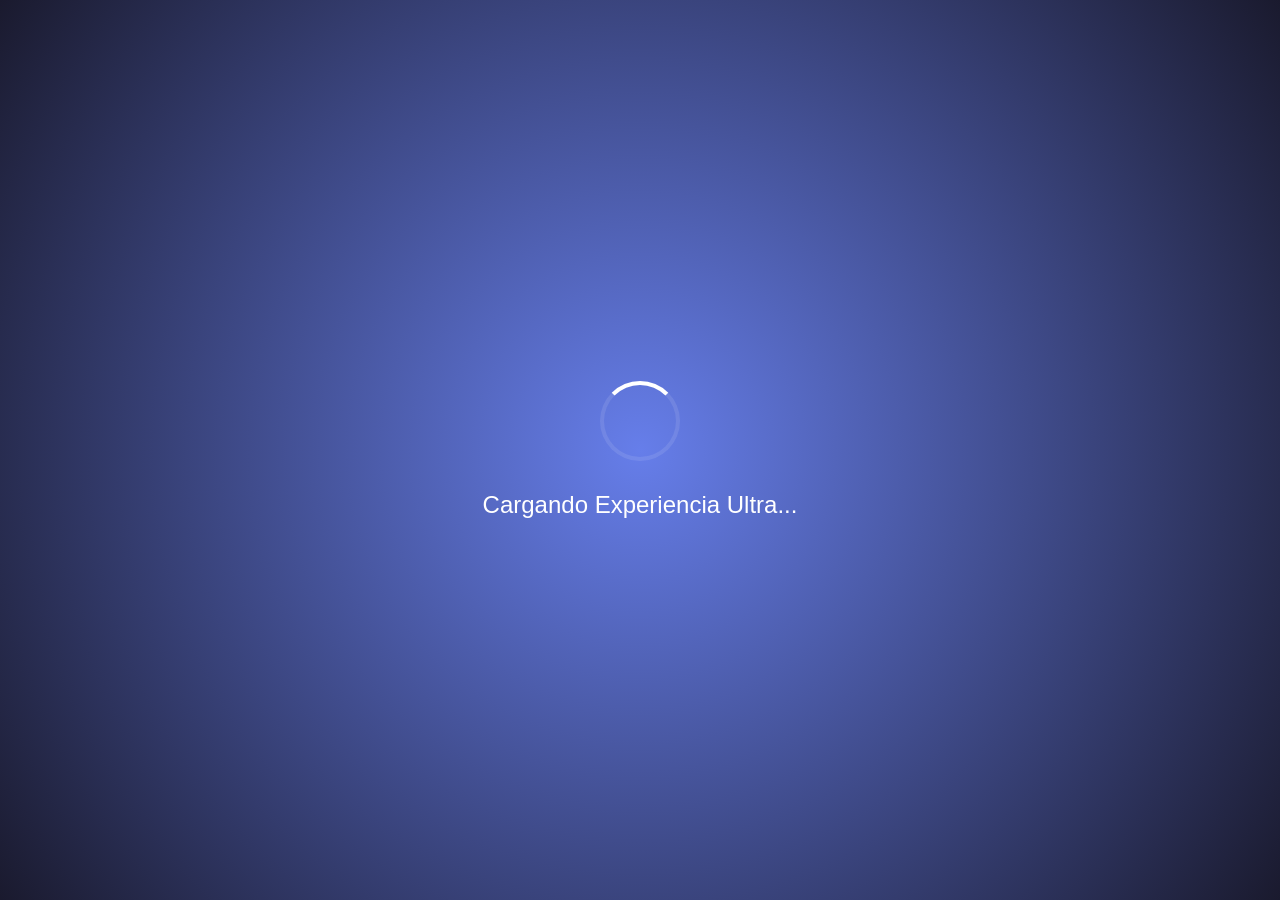
<file: juego-ultra-premium-profesional.html>
<!DOCTYPE html>
<html lang="es">
<head>
    <meta charset="UTF-8">
    <meta name="viewport" content="width=device-width, initial-scale=1.0">
    <title>Caminos de Esperanza ULTRA - Edición Profesional</title>
    <style>
        * {
            margin: 0;
            padding: 0;
            box-sizing: border-box;
        }

        body {
            font-family: 'Segoe UI', Tahoma, Geneva, Verdana, sans-serif;
            overflow: hidden;
            background: #000;
            color: white;
        }

        /* Pantalla de carga épica */
        #loading-screen {
            position: fixed;
            top: 0;
            left: 0;
            width: 100%;
            height: 100%;
            background: radial-gradient(circle, #667eea 0%, #1a1a2e 100%);
            display: flex;
            flex-direction: column;
            justify-content: center;
            align-items: center;
            z-index: 10000;
        }

        .loading-spinner {
            width: 80px;
            height: 80px;
            border: 4px solid rgba(255, 255, 255, 0.1);
            border-top: 4px solid #fff;
            border-radius: 50%;
            animation: spin 1s linear infinite;
        }

        @keyframes spin {
            to { transform: rotate(360deg); }
        }

        #loading-text {
            margin-top: 30px;
            font-size: 24px;
            animation: pulse 1.5s ease-in-out infinite;
        }

        @keyframes pulse {
            0%, 100% { opacity: 1; }
            50% { opacity: 0.5; }
        }

        /* Selección de personaje mejorada */
        #character-selection {
            position: fixed;
            top: 0;
            left: 0;
            width: 100%;
            height: 100%;
            background: linear-gradient(135deg, #667eea 0%, #764ba2 50%, #f093fb 100%);
            display: none;
            flex-direction: column;
            justify-content: center;
            align-items: center;
            z-index: 9999;
            transition: opacity 0.5s;
        }

        #character-selection.active {
            display: flex;
        }

        #character-selection h1 {
            font-size: 56px;
            margin-bottom: 20px;
            text-shadow: 0 0 20px rgba(255, 255, 255, 0.5);
            animation: float 3s ease-in-out infinite;
        }

        @keyframes float {
            0%, 100% { transform: translateY(0); }
            50% { transform: translateY(-20px); }
        }

        #character-selection p {
            font-size: 22px;
            margin-bottom: 50px;
            max-width: 800px;
            text-align: center;
            line-height: 1.8;
        }

        .character-options {
            display: flex;
            gap: 80px;
        }

        .character-option {
            background: rgba(255, 255, 255, 0.1);
            padding: 50px;
            border-radius: 30px;
            cursor: pointer;
            transition: all 0.4s cubic-bezier(0.68, -0.55, 0.265, 1.55);
            border: 3px solid transparent;
            backdrop-filter: blur(20px);
            position: relative;
            overflow: hidden;
        }

        .character-option::before {
            content: '';
            position: absolute;
            top: -50%;
            left: -50%;
            width: 200%;
            height: 200%;
            background: linear-gradient(45deg, transparent, rgba(255, 255, 255, 0.1), transparent);
            transform: rotate(45deg);
            animation: shine 3s infinite;
        }

        @keyframes shine {
            0% { transform: translateX(-100%) translateY(-100%) rotate(45deg); }
            100% { transform: translateX(100%) translateY(100%) rotate(45deg); }
        }

        .character-option:hover {
            transform: translateY(-20px) scale(1.1);
            border-color: white;
            box-shadow: 0 30px 80px rgba(0, 0, 0, 0.5);
        }

        .character-preview {
            width: 250px;
            height: 300px;
            background: rgba(255, 255, 255, 0.2);
            border-radius: 20px;
            display: flex;
            align-items: center;
            justify-content: center;
            font-size: 150px;
            margin-bottom: 20px;
            position: relative;
            z-index: 1;
        }

        .character-name {
            text-align: center;
            font-size: 32px;
            font-weight: 700;
            position: relative;
            z-index: 1;
        }

        /* Canvas del juego */
        #gameCanvas {
            position: fixed;
            top: 0;
            left: 0;
            display: block;
        }

        /* HUD Ultra Profesional */
        #hud {
            position: fixed;
            top: 0;
            left: 0;
            width: 100%;
            z-index: 1000;
            pointer-events: none;
        }

        .hud-top {
            display: flex;
            justify-content: space-between;
            padding: 20px;
        }

        .stat-panel {
            background: linear-gradient(135deg, rgba(0, 0, 0, 0.8), rgba(0, 0, 0, 0.6));
            padding: 20px;
            border-radius: 15px;
            border: 2px solid rgba(255, 255, 255, 0.2);
            backdrop-filter: blur(10px);
            box-shadow: 0 8px 32px rgba(0, 0, 0, 0.5);
        }

        .stat-item {
            margin-bottom: 12px;
            font-size: 14px;
        }

        .stat-bar-container {
            width: 250px;
            height: 8px;
            background: rgba(255, 255, 255, 0.1);
            border-radius: 4px;
            overflow: hidden;
            margin-top: 5px;
        }

        .stat-bar-fill {
            height: 100%;
            border-radius: 4px;
            transition: width 0.3s ease, box-shadow 0.3s ease;
        }

        /* Sistema de poderes */
        #powers-panel {
            position: fixed;
            bottom: 20px;
            left: 50%;
            transform: translateX(-50%);
            display: flex;
            gap: 15px;
            z-index: 1000;
            pointer-events: none;
        }

        .power-icon {
            width: 60px;
            height: 60px;
            background: linear-gradient(135deg, rgba(102, 126, 234, 0.9), rgba(118, 75, 162, 0.9));
            border-radius: 12px;
            display: flex;
            align-items: center;
            justify-content: center;
            font-size: 30px;
            border: 3px solid rgba(255, 255, 255, 0.3);
            box-shadow: 0 8px 24px rgba(0, 0, 0, 0.4);
            position: relative;
            transition: all 0.3s ease;
        }

        .power-icon.locked {
            opacity: 0.3;
            filter: grayscale(100%);
        }

        .power-icon.active {
            transform: scale(1.2);
            box-shadow: 0 0 30px rgba(102, 126, 234, 0.8);
        }

        .power-cooldown {
            position: absolute;
            bottom: -5px;
            left: 50%;
            transform: translateX(-50%);
            font-size: 10px;
            background: rgba(0, 0, 0, 0.8);
            padding: 2px 6px;
            border-radius: 8px;
        }

        /* Mensajes motivacionales compactos */
        #motivational-quote {
            position: fixed;
            top: 100px;
            right: 20px;
            background: linear-gradient(135deg, rgba(102, 126, 234, 0.95), rgba(118, 75, 162, 0.95));
            padding: 15px 20px;
            border-radius: 12px;
            max-width: 320px;
            border: 2px solid rgba(255, 255, 255, 0.4);
            box-shadow: 0 8px 32px rgba(0, 0, 0, 0.5);
            opacity: 0;
            transform: translateX(400px);
            transition: all 0.5s cubic-bezier(0.68, -0.55, 0.265, 1.55);
            z-index: 9000;
        }

        #motivational-quote.show {
            opacity: 1;
            transform: translateX(0);
        }

        #motivational-quote h3 {
            font-size: 16px;
            margin-bottom: 6px;
        }

        #motivational-quote p {
            font-size: 13px;
            line-height: 1.4;
        }

        /* Sistema de logros */
        #achievements {
            position: fixed;
            top: 20px;
            right: 20px;
            z-index: 2000;
        }

        .achievement-popup {
            background: linear-gradient(135deg, #ffd700, #ffed4e);
            color: #000;
            padding: 15px 25px;
            border-radius: 12px;
            margin-bottom: 10px;
            box-shadow: 0 8px 24px rgba(255, 215, 0, 0.5);
            animation: slideInAchievement 0.5s ease, pulse 2s ease-in-out;
            display: flex;
            align-items: center;
            gap: 12px;
        }

        @keyframes slideInAchievement {
            from {
                transform: translateX(400px);
                opacity: 0;
            }
            to {
                transform: translateX(0);
                opacity: 1;
            }
        }

        .achievement-icon {
            font-size: 32px;
        }

        .achievement-text h4 {
            font-size: 16px;
            margin-bottom: 4px;
        }

        .achievement-text p {
            font-size: 12px;
            opacity: 0.8;
        }

        /* Instrucciones mejoradas */
        #instructions {
            position: fixed;
            bottom: 100px;
            left: 50%;
            transform: translateX(-50%);
            background: rgba(0, 0, 0, 0.85);
            padding: 15px 30px;
            border-radius: 12px;
            border: 2px solid rgba(255, 255, 255, 0.2);
            backdrop-filter: blur(10px);
            z-index: 1000;
            pointer-events: none;
        }

        #instructions p {
            margin: 5px 0;
            font-size: 14px;
        }

        /* Mensaje de victoria épico */
        #victory-screen {
            position: fixed;
            top: 0;
            left: 0;
            width: 100%;
            height: 100%;
            background: linear-gradient(135deg, #ff6b6b, #feca57, #48dbfb, #a29bfe);
            display: none;
            flex-direction: column;
            justify-content: center;
            align-items: center;
            z-index: 10000;
            text-align: center;
            padding: 40px;
        }

        #victory-screen.show {
            display: flex;
            animation: victoryFadeIn 1s ease;
        }

        @keyframes victoryFadeIn {
            from { opacity: 0; transform: scale(0.8); }
            to { opacity: 1; transform: scale(1); }
        }

        #victory-screen h1 {
            font-size: 72px;
            margin-bottom: 30px;
            text-shadow: 0 0 40px rgba(255, 255, 255, 0.8);
            animation: float 3s ease-in-out infinite;
        }

        #victory-screen p {
            font-size: 24px;
            max-width: 900px;
            line-height: 1.8;
            margin-bottom: 40px;
        }

        .stats-summary {
            display: grid;
            grid-template-columns: repeat(3, 1fr);
            gap: 30px;
            margin: 30px 0;
        }

        .stat-card {
            background: rgba(0, 0, 0, 0.3);
            padding: 25px;
            border-radius: 15px;
            border: 2px solid rgba(255, 255, 255, 0.3);
        }

        .stat-card h3 {
            font-size: 48px;
            margin-bottom: 10px;
        }

        .stat-card p {
            font-size: 18px;
        }

        .btn {
            background: linear-gradient(135deg, #764ba2, #667eea);
            color: white;
            border: none;
            padding: 20px 50px;
            font-size: 20px;
            border-radius: 30px;
            cursor: pointer;
            font-weight: 600;
            box-shadow: 0 10px 30px rgba(0, 0, 0, 0.3);
            transition: all 0.3s ease;
            pointer-events: all;
        }

        .btn:hover {
            transform: translateY(-5px);
            box-shadow: 0 15px 40px rgba(0, 0, 0, 0.4);
        }
    </style>
</head>
<body>
    <!-- Pantalla de carga -->
    <div id="loading-screen">
        <div class="loading-spinner"></div>
        <div id="loading-text">Cargando Experiencia Ultra...</div>
    </div>

    <!-- Selección de personaje -->
    <div id="character-selection">
        <h1>✨ Caminos de Esperanza ULTRA ✨</h1>
        <p>
            Prepárate para una experiencia de nivel profesional.<br>
            Gráficos avanzados • Física realista • Música adaptativa • Poderes desbloqueables<br>
            <strong>Elige tu héroe y comienza tu viaje épico hacia la luz.</strong>
        </p>
        <div class="character-options">
            <div class="character-option" onclick="selectCharacter('girl')">
                <div class="character-preview">👧</div>
                <div class="character-name">Luna - La Soñadora</div>
            </div>
            <div class="character-option" onclick="selectCharacter('boy')">
                <div class="character-preview">👦</div>
                <div class="character-name">Sol - El Valiente</div>
            </div>
        </div>
    </div>

    <!-- Canvas del juego -->
    <canvas id="gameCanvas"></canvas>

    <!-- HUD -->
    <div id="hud">
        <div class="hud-top">
            <div class="stat-panel">
                <div class="stat-item">
                    <div>⚡ Energía: <span id="energy-text">100</span>%</div>
                    <div class="stat-bar-container">
                        <div class="stat-bar-fill" id="energy-bar" style="width: 100%; background: linear-gradient(90deg, #fbbf24, #f59e0b); box-shadow: 0 0 10px #fbbf24;"></div>
                    </div>
                </div>
                <div class="stat-item">
                    <div>🎯 Propósito: <span id="purpose-text">100</span>%</div>
                    <div class="stat-bar-container">
                        <div class="stat-bar-fill" id="purpose-bar" style="width: 100%; background: linear-gradient(90deg, #8b5cf6, #7c3aed); box-shadow: 0 0 10px #8b5cf6;"></div>
                    </div>
                </div>
                <div class="stat-item">
                    <div>💚 Esperanza: <span id="hope-text">100</span>%</div>
                    <div class="stat-bar-container">
                        <div class="stat-bar-fill" id="hope-bar" style="width: 100%; background: linear-gradient(90deg, #10b981, #059669); box-shadow: 0 0 10px #10b981;"></div>
                    </div>
                </div>
            </div>

            <div class="stat-panel">
                <div style="font-size: 16px; margin-bottom: 10px;">
                    <strong>Plataformas:</strong> <span id="platform-count">0</span>/20
                </div>
                <div style="font-size: 14px; margin-bottom: 5px;">
                    <strong>Tiempo:</strong> <span id="game-time">0:00</span>
                </div>
                <div style="font-size: 14px; margin-bottom: 5px;">
                    <strong>Saltos:</strong> <span id="jump-count">0</span>
                </div>
                <div style="font-size: 14px;">
                    <strong>Logros:</strong> <span id="achievement-count">0</span>/12
                </div>
            </div>
        </div>
    </div>

    <!-- Panel de poderes -->
    <div id="powers-panel">
        <div class="power-icon locked" id="power-double-jump" title="Doble Salto">
            🚀
        </div>
        <div class="power-icon locked" id="power-dash" title="Dash">
            ⚡
        </div>
        <div class="power-icon locked" id="power-shield" title="Escudo">
            🛡️
        </div>
        <div class="power-icon locked" id="power-time-slow" title="Slow Motion">
            ⏱️
        </div>
    </div>

    <!-- Mensaje motivacional -->
    <div id="motivational-quote">
        <h3 id="quote-title">Título</h3>
        <p id="quote-text">Mensaje</p>
    </div>

    <!-- Logros -->
    <div id="achievements"></div>

    <!-- Instrucciones -->
    <div id="instructions">
        <p><strong>⬅️ A/D</strong> - Mover | <strong>ESPACIO</strong> - Saltar | <strong>SHIFT</strong> - Dash</p>
        <p><strong>Q</strong> - Doble Salto | <strong>E</strong> - Escudo | <strong>R</strong> - Slow Motion</p>
    </div>

    <!-- Pantalla de victoria -->
    <div id="victory-screen">
        <h1>🏆 ¡VICTORIA ÉPICA! 🏆</h1>
        <p id="victory-message">Has completado el viaje más desafiante. Demostraste que con determinación, poderes increíbles y esperanza, puedes superar cualquier obstáculo.</p>

        <div class="stats-summary">
            <div class="stat-card">
                <h3 id="final-time">0:00</h3>
                <p>Tiempo Total</p>
            </div>
            <div class="stat-card">
                <h3 id="final-jumps">0</h3>
                <p>Saltos Totales</p>
            </div>
            <div class="stat-card">
                <h3 id="final-achievements">0</h3>
                <p>Logros Desbloqueados</p>
            </div>
        </div>

        <button class="btn" onclick="restartGame()">🎮 Jugar de Nuevo</button>
    </div>

    <script>
        // Configuración inicial
        const canvas = document.getElementById('gameCanvas');
        const ctx = canvas.getContext('2d');
        canvas.width = window.innerWidth;
        canvas.height = window.innerHeight;

        // Ocultar pantalla de carga después de 2 segundos
        setTimeout(() => {
            document.getElementById('loading-screen').style.display = 'none';
            document.getElementById('character-selection').classList.add('active');
        }, 2000);

        // Estado del juego ultra completo
        const gameState = {
            character: null,
            started: false,
            player: {
                x: 100,
                y: 0,
                width: 45,
                height: 70,
                velocityY: 0,
                velocityX: 0,
                onGround: false,
                facingRight: true,
                health: 100,
                energy: 100,
                purpose: 100,
                hope: 100
            },
            camera: {
                x: 0,
                y: 0,
                shake: 0
            },
            platforms: [],
            particles: [],
            weather: {
                type: 'clear', // clear, rain, snow
                particles: []
            },
            lighting: {
                time: 0.25, // 0-1 (día/noche)
                ambient: 1
            },
            powers: {
                doubleJump: { unlocked: false, active: false, cooldown: 0 },
                dash: { unlocked: false, active: false, cooldown: 0 },
                shield: { unlocked: false, active: false, cooldown: 0 },
                timeSlow: { unlocked: false, active: false, cooldown: 0 }
            },
            achievements: new Set(),
            stats: {
                platformsReached: 0,
                jumps: 0,
                startTime: 0,
                playTime: 0
            },
            keys: {},
            gravity: 0.6,
            jumpPower: -16,
            moveSpeed: 6,
            animFrame: 0,
            timeScale: 1
        };

        // Sistema de logros
        const achievements = {
            'FIRST_JUMP': { name: '🎯 Primer Salto', desc: 'Diste tu primer salto' },
            'PLATFORM_5': { name: '⭐ Explorador', desc: 'Alcanzaste la plataforma 5' },
            'PLATFORM_10': { name: '🌟 Escalador', desc: 'Alcanzaste la plataforma 10' },
            'PLATFORM_15': { name: '💎 Maestro', desc: 'Alcanzaste la plataforma 15' },
            'UNLOCK_DOUBLE_JUMP': { name: '🚀 Doble Salto', desc: 'Desbloqueaste el doble salto' },
            'UNLOCK_DASH': { name: '⚡ Velocista', desc: 'Desbloqueaste el dash' },
            'UNLOCK_SHIELD': { name: '🛡️ Defensor', desc: 'Desbloqueaste el escudo' },
            'NO_FALL': { name: '🎪 Perfección', desc: 'Completaste 10 plataformas sin caer' },
            'SPEED_RUN': { name: '⏱️ Veloz', desc: 'Completaste en menos de 2 minutos' },
            'JUMP_MASTER': { name: '🦘 Saltarín', desc: 'Hiciste 100 saltos' },
            'ALL_POWERS': { name: '💪 Todopoderoso', desc: 'Desbloqueaste todos los poderes' },
            'COMPLETE': { name: '🏆 Héroe de la Esperanza', desc: 'Completaste el juego' }
        };

        function unlockAchievement(id) {
            if (!gameState.achievements.has(id)) {
                gameState.achievements.add(id);
                const achievement = achievements[id];

                // Mostrar popup
                const popup = document.createElement('div');
                popup.className = 'achievement-popup';
                popup.innerHTML = `
                    <div class="achievement-icon">${achievement.name.split(' ')[0]}</div>
                    <div class="achievement-text">
                        <h4>${achievement.name}</h4>
                        <p>${achievement.desc}</p>
                    </div>
                `;
                document.getElementById('achievements').appendChild(popup);

                // Sonido de logro
                playSound('achievement');

                // Remover después de 4 segundos
                setTimeout(() => popup.remove(), 4000);

                // Actualizar contador
                document.getElementById('achievement-count').textContent = gameState.achievements.size;
            }
        }

        // Sistema de audio avanzado con Web Audio API
        const audioContext = new (window.AudioContext || window.webkitAudioContext)();
        let musicNodes = [];

        function playSound(type) {
            const oscillator = audioContext.createOscillator();
            const gainNode = audioContext.createGain();
            const filter = audioContext.createBiquadFilter();

            oscillator.connect(filter);
            filter.connect(gainNode);
            gainNode.connect(audioContext.destination);

            switch(type) {
                case 'jump':
                    oscillator.frequency.value = 440;
                    filter.frequency.value = 1000;
                    gainNode.gain.setValueAtTime(0.3, audioContext.currentTime);
                    gainNode.gain.exponentialRampToValueAtTime(0.01, audioContext.currentTime + 0.15);
                    oscillator.start(audioContext.currentTime);
                    oscillator.stop(audioContext.currentTime + 0.15);
                    break;
                case 'land':
                    oscillator.frequency.value = 220;
                    gainNode.gain.setValueAtTime(0.25, audioContext.currentTime);
                    gainNode.gain.exponentialRampToValueAtTime(0.01, audioContext.currentTime + 0.12);
                    oscillator.start(audioContext.currentTime);
                    oscillator.stop(audioContext.currentTime + 0.12);
                    break;
                case 'power':
                    oscillator.frequency.value = 880;
                    filter.type = 'lowpass';
                    filter.frequency.value = 2000;
                    gainNode.gain.setValueAtTime(0.3, audioContext.currentTime);
                    gainNode.gain.exponentialRampToValueAtTime(0.01, audioContext.currentTime + 0.3);
                    oscillator.start(audioContext.currentTime);
                    oscillator.stop(audioContext.currentTime + 0.3);
                    break;
                case 'achievement':
                    oscillator.type = 'sine';
                    oscillator.frequency.setValueAtTime(523, audioContext.currentTime);
                    oscillator.frequency.setValueAtTime(659, audioContext.currentTime + 0.1);
                    oscillator.frequency.setValueAtTime(784, audioContext.currentTime + 0.2);
                    gainNode.gain.setValueAtTime(0.3, audioContext.currentTime);
                    gainNode.gain.exponentialRampToValueAtTime(0.01, audioContext.currentTime + 0.4);
                    oscillator.start(audioContext.currentTime);
                    oscillator.stop(audioContext.currentTime + 0.4);
                    break;
                case 'checkpoint':
                    for (let i = 0; i < 3; i++) {
                        const osc = audioContext.createOscillator();
                        const gain = audioContext.createGain();
                        osc.connect(gain);
                        gain.connect(audioContext.destination);
                        osc.frequency.value = 440 * (i + 1);
                        gain.gain.setValueAtTime(0.2, audioContext.currentTime + i * 0.1);
                        gain.gain.exponentialRampToValueAtTime(0.01, audioContext.currentTime + i * 0.1 + 0.2);
                        osc.start(audioContext.currentTime + i * 0.1);
                        osc.stop(audioContext.currentTime + i * 0.1 + 0.2);
                    }
                    break;
            }
        }

        // Música ambiental adaptativa
        function startAdaptiveMusic() {
            const baseFreq = 220;
            const chords = [
                [1, 1.25, 1.5], // Do mayor
                [1.125, 1.4, 1.7], // Re menor
                [1, 1.2, 1.5], // Do menor
                [1.125, 1.5, 1.8] // Mi mayor
            ];

            setInterval(() => {
                if (!gameState.started) return;

                const chord = chords[Math.floor(Math.random() * chords.length)];
                const volume = 0.03 + (gameState.player.energy / 100) * 0.02;

                chord.forEach((ratio, i) => {
                    const osc = audioContext.createOscillator();
                    const gain = audioContext.createGain();
                    const filter = audioContext.createBiquadFilter();

                    osc.type = 'sine';
                    osc.frequency.value = baseFreq * ratio;
                    filter.type = 'lowpass';
                    filter.frequency.value = 800 + gameState.player.hope * 10;

                    osc.connect(filter);
                    filter.connect(gain);
                    gain.connect(audioContext.destination);

                    gain.gain.setValueAtTime(0, audioContext.currentTime);
                    gain.gain.linearRampToValueAtTime(volume, audioContext.currentTime + 0.5);
                    gain.gain.linearRampToValueAtTime(0, audioContext.currentTime + 4);

                    osc.start(audioContext.currentTime);
                    osc.stop(audioContext.currentTime + 4);
                });
            }, 5000);
        }

        // Sistema de partículas avanzado
        class Particle {
            constructor(x, y, type, options = {}) {
                this.x = x;
                this.y = y;
                this.type = type;
                this.life = 1;
                this.maxLife = options.maxLife || 1;

                switch(type) {
                    case 'spark':
                        this.vx = (Math.random() - 0.5) * 8;
                        this.vy = Math.random() * -5 - 3;
                        this.size = 2 + Math.random() * 3;
                        this.color = ['#fbbf24', '#f59e0b', '#fff'][Math.floor(Math.random() * 3)];
                        this.decay = 0.02;
                        break;
                    case 'trail':
                        this.vx = 0;
                        this.vy = 0;
                        this.size = 15 + Math.random() * 10;
                        this.color = `rgba(102, 126, 234, ${0.3})`;
                        this.decay = 0.05;
                        break;
                    case 'explosion':
                        const angle = Math.random() * Math.PI * 2;
                        const speed = 2 + Math.random() * 4;
                        this.vx = Math.cos(angle) * speed;
                        this.vy = Math.sin(angle) * speed;
                        this.size = 3 + Math.random() * 4;
                        this.color = `hsl(${Math.random() * 60 + 200}, 70%, 60%)`;
                        this.decay = 0.025;
                        break;
                    case 'rain':
                        this.vx = -1;
                        this.vy = 8 + Math.random() * 4;
                        this.size = 1 + Math.random();
                        this.color = 'rgba(174, 194, 224, 0.5)';
                        this.decay = 0;
                        break;
                    case 'snow':
                        this.vx = Math.sin(Date.now() / 1000 + this.x) * 0.5;
                        this.vy = 1 + Math.random();
                        this.size = 2 + Math.random() * 2;
                        this.color = 'rgba(255, 255, 255, 0.8)';
                        this.decay = 0;
                        break;
                    case 'magic':
                        this.vx = (Math.random() - 0.5) * 2;
                        this.vy = -2 - Math.random() * 2;
                        this.size = 3 + Math.random() * 3;
                        this.color = `hsl(${Math.random() * 360}, 80%, 70%)`;
                        this.decay = 0.015;
                        break;
                }
            }

            update() {
                this.x += this.vx * gameState.timeScale;
                this.y += this.vy * gameState.timeScale;
                this.vy += 0.2 * gameState.timeScale; // Gravedad para algunas partículas
                this.life -= this.decay;

                return this.life > 0 && this.y < canvas.height + 50;
            }

            draw() {
                const screenX = this.x - gameState.camera.x;
                const screenY = this.y - gameState.camera.y;

                ctx.save();
                ctx.globalAlpha = this.life;

                if (this.type === 'spark') {
                    ctx.fillStyle = this.color;
                    ctx.shadowBlur = 5;
                    ctx.shadowColor = this.color;
                    ctx.fillRect(screenX, screenY, this.size, this.size);
                } else if (this.type === 'trail') {
                    ctx.fillStyle = this.color;
                    ctx.beginPath();
                    ctx.arc(screenX, screenY, this.size, 0, Math.PI * 2);
                    ctx.fill();
                } else if (this.type === 'rain') {
                    ctx.strokeStyle = this.color;
                    ctx.lineWidth = this.size;
                    ctx.beginPath();
                    ctx.moveTo(screenX, screenY);
                    ctx.lineTo(screenX + this.vx * 3, screenY + this.vy * 3);
                    ctx.stroke();
                } else {
                    ctx.fillStyle = this.color;
                    ctx.beginPath();
                    ctx.arc(screenX, screenY, this.size, 0, Math.PI * 2);
                    ctx.fill();
                }

                ctx.restore();
            }
        }

        function createParticles(type, x, y, count) {
            for (let i = 0; i < count; i++) {
                gameState.particles.push(new Particle(x, y, type));
            }
        }

        // Sistema de clima dinámico
        function updateWeather() {
            // Crear partículas de clima
            if (gameState.weather.type === 'rain' && Math.random() < 0.3) {
                const x = gameState.camera.x + Math.random() * canvas.width;
                const y = gameState.camera.y - 50;
                gameState.weather.particles.push(new Particle(x, y, 'rain'));
            } else if (gameState.weather.type === 'snow' && Math.random() < 0.1) {
                const x = gameState.camera.x + Math.random() * canvas.width;
                const y = gameState.camera.y - 50;
                gameState.weather.particles.push(new Particle(x, y, 'snow'));
            }

            // Actualizar y dibujar partículas de clima
            gameState.weather.particles = gameState.weather.particles.filter(p => {
                const alive = p.update();
                if (alive) p.draw();
                return alive;
            });
        }

        // Seleccionar personaje
        function selectCharacter(type) {
            gameState.character = type;
            document.getElementById('character-selection').style.display = 'none';
            startGame();
        }

        // Iniciar juego
        function startGame() {
            gameState.started = true;
            gameState.stats.startTime = Date.now();
            createPlatforms();
            startAdaptiveMusic();
            gameLoop();

            // Mostrar primera frase motivacional
            setTimeout(() => showMotivationalQuote(0), 3000);
        }

        // Crear plataformas con generación procedural
        function createPlatforms() {
            gameState.platforms.push({
                x: 50,
                y: canvas.height - 100,
                width: 250,
                height: 25,
                index: 0,
                color: '#667eea',
                hasCheckpoint: false
            });

            gameState.player.y = canvas.height - 100 - gameState.player.height;

            let lastX = 50;
            let lastY = canvas.height - 100;

            for (let i = 1; i < 20; i++) {
                const width = 120 + Math.random() * 120;
                const height = 25;

                const distX = 180 + Math.random() * 200;
                const distY = -60 + Math.random() * 120;

                const x = lastX + distX;
                const y = Math.max(120, Math.min(canvas.height - 120, lastY + distY));

                const colors = ['#667eea', '#764ba2', '#f093fb', '#4facfe', '#43e97b', '#fa709a', '#fee140', '#30cfd0'];

                gameState.platforms.push({
                    x: x,
                    y: y,
                    width: width,
                    height: height,
                    index: i,
                    color: colors[i % colors.length],
                    hasCheckpoint: [5, 10, 15, 19].includes(i)
                });

                lastX = x;
                lastY = y;
            }
        }

        // Dibujar jugador mejorado
        function drawPlayer() {
            const p = gameState.player;
            const screenX = p.x - gameState.camera.x + gameState.camera.shake;
            const screenY = p.y - gameState.camera.y;

            ctx.save();

            // Escudo activo
            if (gameState.powers.shield.active) {
                ctx.strokeStyle = 'rgba(72, 219, 251, 0.6)';
                ctx.lineWidth = 3;
                ctx.beginPath();
                ctx.arc(screenX + p.width/2, screenY + p.height/2, p.width, 0, Math.PI * 2);
                ctx.stroke();

                ctx.strokeStyle = 'rgba(72, 219, 251, 0.3)';
                ctx.lineWidth = 6;
                ctx.beginPath();
                ctx.arc(screenX + p.width/2, screenY + p.height/2, p.width + 5, 0, Math.PI * 2);
                ctx.stroke();
            }

            // Sombra
            ctx.fillStyle = 'rgba(0,0,0,0.3)';
            ctx.beginPath();
            ctx.ellipse(screenX + p.width/2, screenY + p.height + 8, p.width/2 + 5, 10, 0, 0, Math.PI * 2);
            ctx.fill();

            // Cuerpo
            const bodyColor = gameState.character === 'girl' ? '#ff6b9d' : '#667eea';
            ctx.fillStyle = bodyColor;
            ctx.shadowBlur = 10;
            ctx.shadowColor = bodyColor;
            ctx.fillRect(screenX + 10, screenY + 25, p.width - 20, 30);
            ctx.shadowBlur = 0;

            // Cabeza con glow
            ctx.fillStyle = '#FFD1B3';
            ctx.shadowBlur = 5;
            ctx.shadowColor = 'rgba(255, 209, 179, 0.5)';
            ctx.beginPath();
            ctx.arc(screenX + p.width/2, screenY + 15, 15, 0, Math.PI * 2);
            ctx.fill();
            ctx.shadowBlur = 0;

            // Cabello
            if (gameState.character === 'girl') {
                ctx.fillStyle = '#8B4513';
                ctx.beginPath();
                ctx.arc(screenX + p.width/2, screenY + 10, 16, Math.PI, 0, false);
                ctx.fill();
                // Coletas con brillo
                ctx.shadowBlur = 3;
                ctx.shadowColor = '#8B4513';
                ctx.beginPath();
                ctx.arc(screenX + p.width/2 - 15, screenY + 15, 6, 0, Math.PI * 2);
                ctx.fill();
                ctx.beginPath();
                ctx.arc(screenX + p.width/2 + 15, screenY + 15, 6, 0, Math.PI * 2);
                ctx.fill();
                ctx.shadowBlur = 0;
            } else {
                ctx.fillStyle = '#2d3748';
                ctx.fillRect(screenX + p.width/2 - 12, screenY + 3, 24, 10);
            }

            // Ojos con brillo
            ctx.fillStyle = '#000';
            ctx.fillRect(screenX + p.width/2 - 8, screenY + 12, 4, 4);
            ctx.fillRect(screenX + p.width/2 + 4, screenY + 12, 4, 4);
            ctx.fillStyle = '#fff';
            ctx.fillRect(screenX + p.width/2 - 7, screenY + 13, 1.5, 1.5);
            ctx.fillRect(screenX + p.width/2 + 5, screenY + 13, 1.5, 1.5);

            // Sonrisa
            ctx.strokeStyle = '#000';
            ctx.lineWidth = 2.5;
            ctx.beginPath();
            ctx.arc(screenX + p.width/2, screenY + 18, 6, 0.2, Math.PI - 0.2);
            ctx.stroke();

            // Brazos animados
            const armSwing = Math.sin(gameState.animFrame * 0.3) * 8;
            ctx.fillStyle = '#FFD1B3';
            ctx.fillRect(screenX + 5, screenY + 30 + armSwing, 8, 25);
            ctx.fillRect(screenX + p.width - 13, screenY + 30 - armSwing, 8, 25);

            // Piernas animadas
            const legSwing = Math.sin(gameState.animFrame * 0.3) * 8;
            ctx.fillStyle = '#4a5568';
            ctx.fillRect(screenX + 14, screenY + 55 + legSwing, 8, 25);
            ctx.fillRect(screenX + p.width - 22, screenY + 55 - legSwing, 8, 25);

            ctx.restore();

            // Efecto de dash
            if (gameState.powers.dash.active) {
                for (let i = 0; i < 3; i++) {
                    ctx.globalAlpha = 0.3 - i * 0.1;
                    ctx.fillStyle = bodyColor;
                    ctx.fillRect(screenX - i * 20, screenY + 25, p.width - 20, 30);
                }
                ctx.globalAlpha = 1;
            }
        }

        // Dibujar plataformas mejoradas
        function drawPlatforms() {
            gameState.platforms.forEach(platform => {
                const screenX = platform.x - gameState.camera.x;
                const screenY = platform.y - gameState.camera.y;

                // Glow de plataforma
                ctx.shadowBlur = 15;
                ctx.shadowColor = platform.color;
                ctx.fillStyle = platform.color;
                ctx.fillRect(screenX, screenY, platform.width, platform.height);
                ctx.shadowBlur = 0;

                // Efecto 3D
                ctx.fillStyle = 'rgba(0,0,0,0.3)';
                ctx.fillRect(screenX, screenY + platform.height - 8, platform.width, 8);

                // Borde brillante
                ctx.strokeStyle = 'rgba(255,255,255,0.6)';
                ctx.lineWidth = 3;
                ctx.strokeRect(screenX, screenY, platform.width, platform.height);

                // Checkpoint estrella
                if (platform.hasCheckpoint) {
                    const time = Date.now() / 500;
                    const bounce = Math.sin(time) * 15;
                    const rotation = time % (Math.PI * 2);

                    ctx.save();
                    ctx.translate(screenX + platform.width/2, screenY - 40 + bounce);
                    ctx.rotate(rotation);
                    ctx.font = 'bold 50px Arial';
                    ctx.shadowBlur = 20;
                    ctx.shadowColor = '#ffd700';
                    ctx.fillText('⭐', -25, 25);
                    ctx.restore();
                }
            });
        }

        // Física avanzada
        function updatePhysics() {
            const p = gameState.player;
            const ts = gameState.timeScale;

            // Gravedad
            p.velocityY += gameState.gravity * ts;
            p.y += p.velocityY * ts;

            // Movimiento horizontal
            p.velocityX = 0;
            if (gameState.keys['a'] || gameState.keys['arrowleft']) {
                p.velocityX = -gameState.moveSpeed * ts;
                p.facingRight = false;
                gameState.animFrame++;
            }
            if (gameState.keys['d'] || gameState.keys['arrowright']) {
                p.velocityX = gameState.moveSpeed * ts;
                p.facingRight = true;
                gameState.animFrame++;
            }

            // Dash power
            if (gameState.keys['shift'] && gameState.powers.dash.unlocked && gameState.powers.dash.cooldown <= 0) {
                p.velocityX *= 3;
                gameState.powers.dash.active = true;
                gameState.powers.dash.cooldown = 60;
                playSound('power');
                createParticles('spark', p.x + p.width/2, p.y + p.height/2, 15);

                setTimeout(() => {
                    gameState.powers.dash.active = false;
                }, 200);
            }

            p.x += p.velocityX;

            // Salto
            if ((gameState.keys[' '] || gameState.keys['arrowup'])) {
                if (p.onGround) {
                    p.velocityY = gameState.jumpPower * ts;
                    p.onGround = false;
                    playSound('jump');
                    createParticles('spark', p.x + p.width/2, p.y + p.height, 8);
                    gameState.stats.jumps++;
                    document.getElementById('jump-count').textContent = gameState.stats.jumps;

                    if (gameState.stats.jumps === 1) {
                        unlockAchievement('FIRST_JUMP');
                    }
                    if (gameState.stats.jumps === 100) {
                        unlockAchievement('JUMP_MASTER');
                    }
                }
                // Doble salto
                else if (gameState.keys['q'] && gameState.powers.doubleJump.unlocked && !gameState.powers.doubleJump.active && gameState.powers.doubleJump.cooldown <= 0) {
                    p.velocityY = gameState.jumpPower * 0.8 * ts;
                    gameState.powers.doubleJump.active = true;
                    gameState.powers.doubleJump.cooldown = 90;
                    playSound('power');
                    createParticles('magic', p.x + p.width/2, p.y + p.height/2, 12);
                }
            }

            // Slow Motion power
            if (gameState.keys['r'] && gameState.powers.timeSlow.unlocked && gameState.powers.timeSlow.cooldown <= 0) {
                gameState.timeScale = 0.3;
                gameState.powers.timeSlow.active = true;
                gameState.powers.timeSlow.cooldown = 180;
                playSound('power');

                setTimeout(() => {
                    gameState.timeScale = 1;
                    gameState.powers.timeSlow.active = false;
                }, 3000);
            }

            // Trail del jugador
            if (Math.abs(p.velocityX) > 0 || Math.abs(p.velocityY) > 2) {
                if (Math.random() < 0.3) {
                    createParticles('trail', p.x + p.width/2, p.y + p.height/2, 1);
                }
            }

            // Colisiones con plataformas
            p.onGround = false;
            gameState.platforms.forEach(platform => {
                if (p.x + p.width > platform.x &&
                    p.x < platform.x + platform.width &&
                    p.y + p.height > platform.y &&
                    p.y + p.height < platform.y + platform.height + 25 &&
                    p.velocityY >= 0) {

                    if (!p.onGround && p.velocityY > 5) {
                        playSound('land');
                        createParticles('spark', p.x + p.width/2, p.y + p.height, 5);
                        gameState.camera.shake = Math.random() * 4 - 2;
                    }

                    p.y = platform.y - p.height;
                    p.velocityY = 0;
                    p.onGround = true;
                    gameState.powers.doubleJump.active = false;

                    // Actualizar progreso
                    if (platform.index > gameState.stats.platformsReached) {
                        gameState.stats.platformsReached = platform.index;
                        document.getElementById('platform-count').textContent = platform.index;

                        // Desbloquear poderes en ciertas plataformas
                        if (platform.index === 5) {
                            unlockAchievement('PLATFORM_5');
                            if (!gameState.powers.doubleJump.unlocked) {
                                gameState.powers.doubleJump.unlocked = true;
                                document.getElementById('power-double-jump').classList.remove('locked');
                                unlockAchievement('UNLOCK_DOUBLE_JUMP');
                                showMotivationalQuote(1);
                            }
                        }
                        if (platform.index === 10) {
                            unlockAchievement('PLATFORM_10');
                            if (!gameState.powers.dash.unlocked) {
                                gameState.powers.dash.unlocked = true;
                                document.getElementById('power-dash').classList.remove('locked');
                                unlockAchievement('UNLOCK_DASH');
                                showMotivationalQuote(2);
                            }
                            gameState.weather.type = 'clear';
                        }
                        if (platform.index === 15) {
                            unlockAchievement('PLATFORM_15');
                            if (!gameState.powers.shield.unlocked) {
                                gameState.powers.shield.unlocked = true;
                                document.getElementById('power-shield').classList.remove('locked');
                                unlockAchievement('UNLOCK_SHIELD');
                            }
                            if (!gameState.powers.timeSlow.unlocked) {
                                gameState.powers.timeSlow.unlocked = true;
                                document.getElementById('power-time-slow').classList.remove('locked');
                                showMotivationalQuote(3);
                            }
                            if (gameState.achievements.size >= 7) {
                                unlockAchievement('ALL_POWERS');
                            }
                        }

                        // Checkpoint
                        if (platform.hasCheckpoint) {
                            playSound('checkpoint');
                            createParticles('explosion', platform.x + platform.width/2, platform.y - 40, 30);
                            gameState.camera.shake = 8;

                            if (platform.index === 19) {
                                showVictory();
                            } else {
                                showMotivationalQuote(Math.floor(platform.index / 5));
                            }
                        }
                    }
                }
            });

            // Caída
            if (p.y > canvas.height + 200) {
                respawnPlayer();
            }

            // Actualizar cámara
            gameState.camera.x = p.x - canvas.width / 3;
            gameState.camera.y = p.y - canvas.height / 2;
            if (gameState.camera.shake > 0) gameState.camera.shake *= 0.9;

            // Cooldowns
            Object.values(gameState.powers).forEach(power => {
                if (power.cooldown > 0) {
                    power.cooldown--;
                }
            });

            // Actualizar stats
            p.energy = Math.min(100, p.energy + 0.01);
            p.purpose = Math.min(100, p.purpose + 0.005);
            p.hope = Math.min(100, p.hope + 0.008);
            updateStatsDisplay();
        }

        function respawnPlayer() {
            gameState.player.x = 100;
            gameState.player.y = canvas.height - 100 - gameState.player.height;
            gameState.player.velocityY = 0;
            gameState.player.velocityX = 0;
            gameState.camera.x = 0;
            gameState.camera.y = 0;
            createParticles('explosion', gameState.player.x, gameState.player.y, 20);
        }

        function updateStatsDisplay() {
            const stats = ['energy', 'purpose', 'hope'];
            stats.forEach(stat => {
                const value = Math.round(gameState.player[stat]);
                document.getElementById(`${stat}-text`).textContent = value;
                document.getElementById(`${stat}-bar`).style.width = value + '%';
            });
        }

        // Mensajes motivacionales
        const quotes = [
            { title: "💪 Primer Paso", text: "¡Increíble! Has comenzado tu viaje. Cada paso cuenta." },
            { title: "🚀 Nuevo Poder", text: "¡Desbloqueaste doble salto! Ahora puedes llegar más alto." },
            { title: "⚡ Velocista", text: "¡Dash desbloqueado! La velocidad está de tu lado." },
            { title: "🛡️ Protegido", text: "¡Nuevos poderes! Eres más fuerte de lo que crees." },
            { title: "🌟 Casi Allí", text: "Estás muy cerca. Sigue adelante, la luz te espera." },
            { title: "🎯 Maestro", text: "Dominaste todos los poderes. Eres imparable." }
        ];

        function showMotivationalQuote(index) {
            const quote = quotes[index % quotes.length];
            document.getElementById('quote-title').textContent = quote.title;
            document.getElementById('quote-text').textContent = quote.text;
            document.getElementById('motivational-quote').classList.add('show');

            setTimeout(() => {
                document.getElementById('motivational-quote').classList.remove('show');
            }, 5000);
        }

        function showVictory() {
            unlockAchievement('COMPLETE');

            const playTime = Math.floor((Date.now() - gameState.stats.startTime) / 1000);
            const minutes = Math.floor(playTime / 60);
            const seconds = playTime % 60;

            document.getElementById('final-time').textContent = `${minutes}:${seconds.toString().padStart(2, '0')}`;
            document.getElementById('final-jumps').textContent = gameState.stats.jumps;
            document.getElementById('final-achievements').textContent = gameState.achievements.size;

            if (playTime < 120) {
                unlockAchievement('SPEED_RUN');
            }

            document.getElementById('victory-screen').classList.add('show');
            playSound('achievement');
        }

        function restartGame() {
            location.reload();
        }

        // Game Loop Principal
        function gameLoop() {
            ctx.clearRect(0, 0, canvas.width, canvas.height);

            if (!gameState.started) {
                requestAnimationFrame(gameLoop);
                return;
            }

            // Fondo con gradiente basado en progreso
            const progress = gameState.stats.platformsReached / 20;
            const gradient = ctx.createLinearGradient(0, 0, 0, canvas.height);

            if (progress < 0.3) {
                gradient.addColorStop(0, '#667eea');
                gradient.addColorStop(0.5, '#764ba2');
                gradient.addColorStop(1, '#f093fb');
            } else if (progress < 0.7) {
                gradient.addColorStop(0, '#764ba2');
                gradient.addColorStop(0.5, '#f093fb');
                gradient.addColorStop(1, '#fa709a');
            } else {
                gradient.addColorStop(0, '#ff6b6b');
                gradient.addColorStop(0.5, '#feca57');
                gradient.addColorStop(1, '#48dbfb');
            }

            ctx.fillStyle = gradient;
            ctx.fillRect(0, 0, canvas.width, canvas.height);

            // Actualizar física
            updatePhysics();

            // Actualizar y dibujar partículas
            gameState.particles = gameState.particles.filter(p => {
                const alive = p.update();
                if (alive) p.draw();
                return alive;
            });

            // Clima
            updateWeather();

            // Dibujar elementos del juego
            drawPlatforms();
            drawPlayer();

            // Actualizar tiempo
            if (gameState.started) {
                const playTime = Math.floor((Date.now() - gameState.stats.startTime) / 1000);
                const minutes = Math.floor(playTime / 60);
                const seconds = playTime % 60;
                document.getElementById('game-time').textContent = `${minutes}:${seconds.toString().padStart(2, '0')}`;
            }

            requestAnimationFrame(gameLoop);
        }

        // Controles
        document.addEventListener('keydown', (e) => {
            gameState.keys[e.key.toLowerCase()] = true;
        });

        document.addEventListener('keyup', (e) => {
            gameState.keys[e.key.toLowerCase()] = false;
        });

        window.addEventListener('resize', () => {
            canvas.width = window.innerWidth;
            canvas.height = window.innerHeight;
        });

        // Iniciar loop del juego
        gameLoop();

        console.log('🎮 Juego Ultra Profesional Cargado - Todas las características activas! 🚀');
    </script>
</body>
</html>
</file>
<file: style.css>
/* Reset and Base Styles */
* {
    margin: 0;
    padding: 0;
    box-sizing: border-box;
}

body {
    font-family: 'Segoe UI', Tahoma, Geneva, Verdana, sans-serif;
    background: linear-gradient(135deg, #1e1e2e 0%, #2d1b3d 100%);
    color: #e0e0e0;
    min-height: 100vh;
    display: flex;
    flex-direction: column;
    line-height: 1.6;
    transition: background 0.5s ease;
}

body.hopeful {
    background: linear-gradient(135deg, #2d1b3d 0%, #3d2d5d 50%, #4a5568 100%);
}

body.light {
    background: linear-gradient(135deg, #667eea 0%, #764ba2 50%, #f093fb 100%);
}

/* Crisis Banner */
#crisis-banner {
    background: linear-gradient(135deg, #c92a2a 0%, #a61e4d 100%);
    color: white;
    padding: 12px 20px;
    text-align: center;
    box-shadow: 0 2px 10px rgba(0,0,0,0.3);
    z-index: 1000;
}

.crisis-content {
    max-width: 1200px;
    margin: 0 auto;
}

.crisis-links {
    margin-top: 8px;
    display: flex;
    justify-content: center;
    gap: 20px;
    flex-wrap: wrap;
    font-size: 0.9em;
}

.crisis-links a {
    color: #fff;
    text-decoration: underline;
    font-weight: bold;
}

/* Game Container */
#game-container {
    flex: 1;
    max-width: 900px;
    margin: 0 auto;
    padding: 20px;
    width: 100%;
}

/* Hope Meter */
#hope-meter-container {
    background: rgba(255, 255, 255, 0.1);
    border-radius: 15px;
    padding: 15px;
    margin-bottom: 20px;
    backdrop-filter: blur(10px);
    box-shadow: 0 4px 6px rgba(0,0,0,0.1);
}

.meter-label {
    text-align: center;
    font-size: 1.1em;
    margin-bottom: 10px;
    color: #ffd700;
    font-weight: bold;
}

#hope-meter-bar {
    width: 100%;
    height: 25px;
    background: rgba(0, 0, 0, 0.3);
    border-radius: 12px;
    overflow: hidden;
    box-shadow: inset 0 2px 4px rgba(0,0,0,0.3);
}

#hope-meter-fill {
    height: 100%;
    width: 0%;
    background: linear-gradient(90deg, #ffd700 0%, #ffed4e 50%, #fff9c4 100%);
    border-radius: 12px;
    transition: width 0.8s ease, box-shadow 0.8s ease;
    box-shadow: 0 0 10px rgba(255, 215, 0, 0.5);
}

.meter-value {
    text-align: center;
    margin-top: 5px;
    font-weight: bold;
    color: #ffd700;
}

/* Coping Skills */
#skills-container {
    background: rgba(255, 255, 255, 0.05);
    border-radius: 15px;
    padding: 15px;
    margin-bottom: 20px;
    min-height: 60px;
    backdrop-filter: blur(10px);
}

.skills-label {
    font-size: 0.9em;
    color: #b8b8b8;
    margin-bottom: 10px;
    text-align: center;
}

#skills-list {
    display: flex;
    flex-wrap: wrap;
    gap: 10px;
    justify-content: center;
}

.skill-badge {
    background: linear-gradient(135deg, #667eea 0%, #764ba2 100%);
    color: white;
    padding: 8px 15px;
    border-radius: 20px;
    font-size: 0.9em;
    box-shadow: 0 2px 5px rgba(0,0,0,0.2);
    animation: skillPop 0.5s ease;
}

@keyframes skillPop {
    0% { transform: scale(0); opacity: 0; }
    50% { transform: scale(1.1); }
    100% { transform: scale(1); opacity: 1; }
}

/* Game Screen */
#game-screen {
    background: rgba(255, 255, 255, 0.1);
    border-radius: 20px;
    padding: 30px;
    margin-bottom: 20px;
    min-height: 400px;
    backdrop-filter: blur(10px);
    box-shadow: 0 8px 32px rgba(0,0,0,0.3);
}

#story-text {
    font-size: 1.2em;
    line-height: 1.8;
    margin-bottom: 30px;
    color: #f0f0f0;
    text-align: center;
    white-space: pre-wrap;
    transition: opacity 0.5s ease;
}

@keyframes fadeIn {
    from { opacity: 0; transform: translateY(20px); }
    to { opacity: 1; transform: translateY(0); }
}

#choices-container {
    display: flex;
    flex-direction: column;
    gap: 15px;
    max-width: 600px;
    margin: 0 auto;
    transition: opacity 0.3s ease;
}

.choice-button {
    background: linear-gradient(135deg, #4a5568 0%, #2d3748 100%);
    border: 2px solid rgba(255, 255, 255, 0.2);
    color: white;
    padding: 18px 25px;
    border-radius: 12px;
    font-size: 1.05em;
    cursor: pointer;
    transition: all 0.3s ease, opacity 0.4s ease;
    text-align: left;
    box-shadow: 0 4px 6px rgba(0,0,0,0.2);
}

.choice-button:hover {
    background: linear-gradient(135deg, #667eea 0%, #764ba2 100%);
    transform: translateX(10px);
    box-shadow: 0 6px 12px rgba(102, 126, 234, 0.4);
    border-color: rgba(255, 255, 255, 0.4);
}

.choice-button:active {
    transform: translateX(10px) scale(0.98);
}

.choice-button.positive {
    border-color: rgba(72, 187, 120, 0.5);
}

.choice-button.positive:hover {
    background: linear-gradient(135deg, #48bb78 0%, #38a169 100%);
    box-shadow: 0 6px 12px rgba(72, 187, 120, 0.4);
}

/* Support Button */
.support-btn {
    width: 100%;
    background: linear-gradient(135deg, #667eea 0%, #764ba2 100%);
    border: none;
    color: white;
    padding: 18px;
    border-radius: 12px;
    font-size: 1.1em;
    font-weight: bold;
    cursor: pointer;
    transition: all 0.3s ease;
    box-shadow: 0 4px 8px rgba(0,0,0,0.3);
}

.support-btn:hover {
    background: linear-gradient(135deg, #764ba2 0%, #667eea 100%);
    transform: scale(1.02);
    box-shadow: 0 6px 12px rgba(102, 126, 234, 0.5);
}

/* Modal */
.modal {
    position: fixed;
    top: 0;
    left: 0;
    width: 100%;
    height: 100%;
    background: rgba(0, 0, 0, 0.85);
    display: flex;
    justify-content: center;
    align-items: center;
    z-index: 2000;
    padding: 20px;
    animation: modalFadeIn 0.3s ease;
}

@keyframes modalFadeIn {
    from { opacity: 0; }
    to { opacity: 1; }
}

.modal.hidden {
    display: none;
}

.modal-content {
    background: linear-gradient(135deg, #2d1b3d 0%, #3d2d5d 100%);
    border-radius: 20px;
    padding: 30px;
    max-width: 800px;
    max-height: 90vh;
    overflow-y: auto;
    box-shadow: 0 10px 40px rgba(0,0,0,0.5);
    animation: modalSlideIn 0.4s ease;
}

@keyframes modalSlideIn {
    from { transform: translateY(-50px); opacity: 0; }
    to { transform: translateY(0); opacity: 1; }
}

.modal-content h2 {
    color: #ffd700;
    margin-bottom: 15px;
    text-align: center;
}

.modal-content p {
    margin-bottom: 20px;
    color: #e0e0e0;
    text-align: center;
}

.support-resources {
    display: grid;
    grid-template-columns: repeat(auto-fit, minmax(250px, 1fr));
    gap: 15px;
    margin: 20px 0;
}

.resource-card {
    background: rgba(255, 255, 255, 0.1);
    padding: 15px;
    border-radius: 10px;
    border-left: 4px solid #667eea;
}

.resource-card h3 {
    color: #ffd700;
    margin-bottom: 10px;
    font-size: 1.1em;
}

.resource-card p {
    margin: 5px 0;
    font-size: 0.95em;
    text-align: left;
}

.resource-card a {
    color: #667eea;
    text-decoration: underline;
}

.reminder-box {
    background: linear-gradient(135deg, #48bb78 0%, #38a169 100%);
    padding: 20px;
    border-radius: 10px;
    margin: 20px 0;
    box-shadow: 0 4px 8px rgba(0,0,0,0.2);
}

.reminder-box p {
    color: white;
    margin: 0;
    font-size: 1.05em;
    line-height: 1.6;
}

.modal-close {
    width: 100%;
    background: linear-gradient(135deg, #667eea 0%, #764ba2 100%);
    border: none;
    color: white;
    padding: 15px;
    border-radius: 10px;
    font-size: 1.1em;
    font-weight: bold;
    cursor: pointer;
    transition: all 0.3s ease;
    margin-top: 10px;
}

.modal-close:hover {
    background: linear-gradient(135deg, #764ba2 0%, #667eea 100%);
    transform: scale(1.02);
}

/* Responsive Design */
@media (max-width: 768px) {
    #game-container {
        padding: 15px;
    }

    #game-screen {
        padding: 20px;
    }

    #story-text {
        font-size: 1.1em;
    }

    .choice-button {
        padding: 15px 20px;
        font-size: 1em;
    }

    .crisis-links {
        flex-direction: column;
        gap: 8px;
    }

    .support-resources {
        grid-template-columns: 1fr;
    }

    .modal-content {
        padding: 20px;
    }
}

/* Special Effects */
.glow {
    animation: glow 2s ease-in-out infinite;
}

@keyframes glow {
    0%, 100% { box-shadow: 0 0 10px rgba(255, 215, 0, 0.5); }
    50% { box-shadow: 0 0 20px rgba(255, 215, 0, 0.8), 0 0 30px rgba(255, 215, 0, 0.6); }
}
</file>
